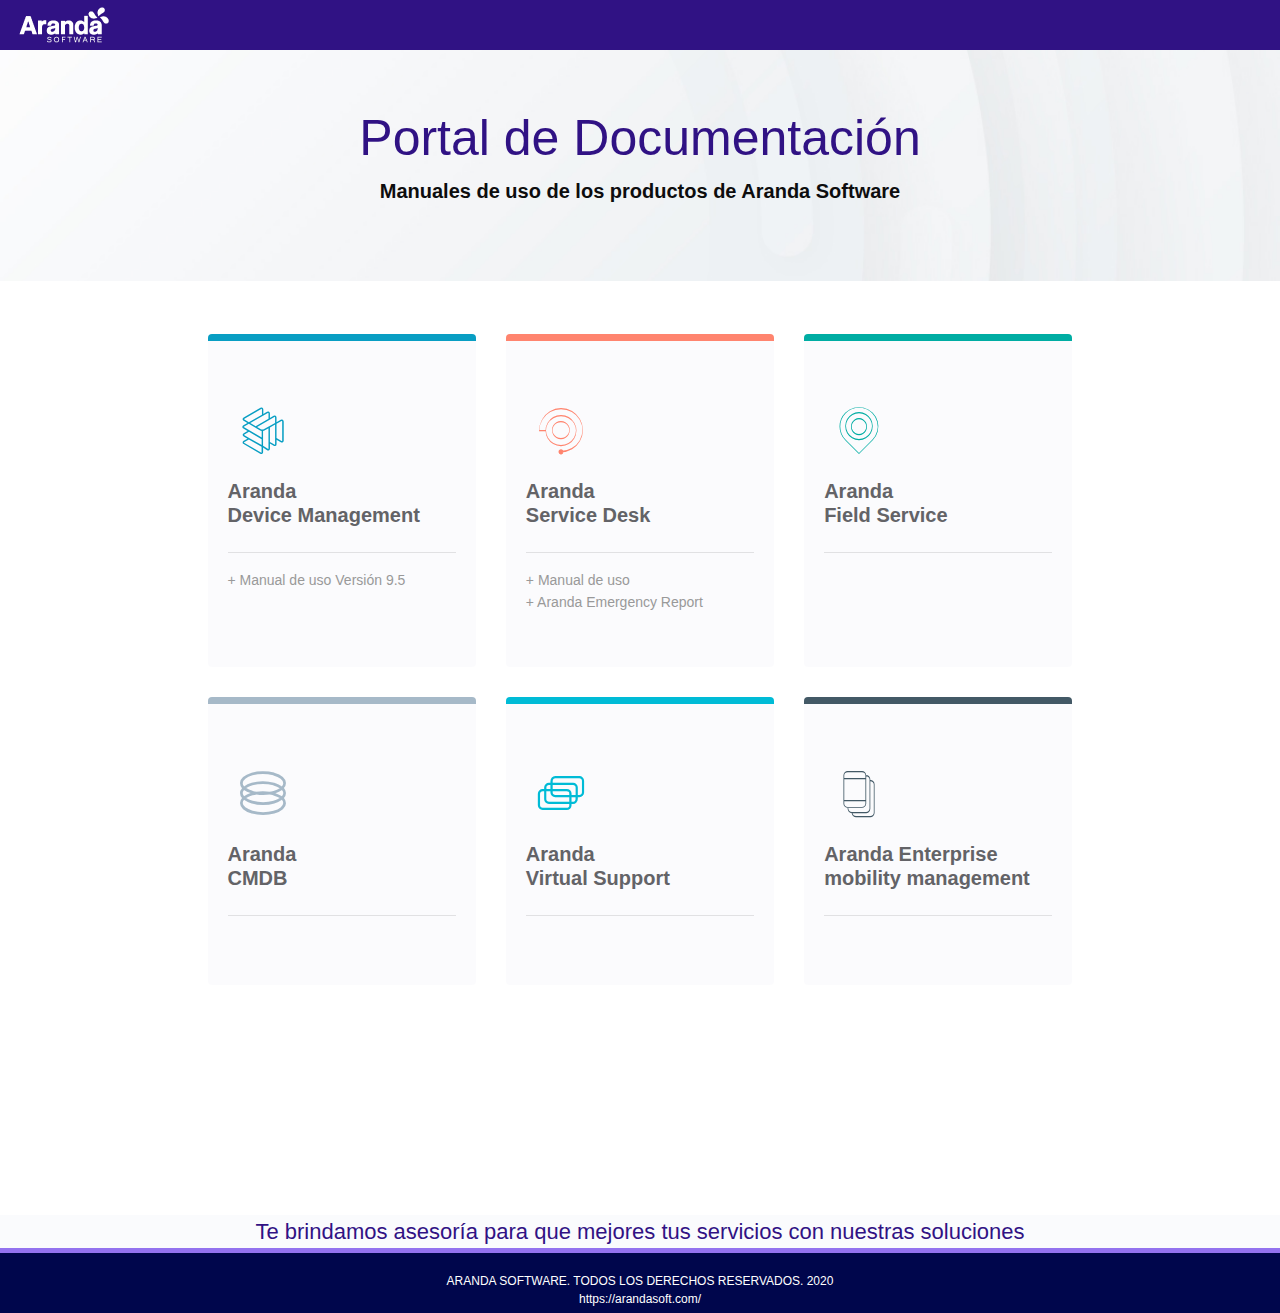
<file: index.html>
<!DOCTYPE html>
<html lang="en">
<head>
    <title>Documentación Aranda.</title>
    <!-- Meta -->
    <meta charset="utf-8">
    <meta http-equiv="X-UA-Compatible" content="IE=edge">
    <meta name="viewport" content="width=device-width, initial-scale=1.0">
    <meta name="description" content="">
    <meta name="author" content="">
    <link rel="shortcut icon" href="favicon.ico">

    <!-- FontAwesome JS -->

    <link rel="stylesheet" href="assets/plugins/bootstrap/css/bootstrap.min.css">

    <!-- Plugins CSS -->
    <link rel="stylesheet" href="assets/plugins/elegant_font/css/style.css">
    <link rel="stylesheet" href="assets/plugins/fontello/css/fontello.css">

    <!-- Theme CSS -->
    <link id="theme-style" rel="stylesheet" href="assets/css/styles.css">

</head>

<body class="landing-page">

	<!-- GITHUB BUTTON JS -->
    <script async defer src="https://buttons.github.io/buttons.js"></script>

    <!--FACEBOOK LIKE BUTTON JAVASCRIPT SDK-->
    <div id="fb-root"></div>
    <script>(function(d, s, id) {
      var js, fjs = d.getElementsByTagName(s)[0];
      if (d.getElementById(id)) return;
      js = d.createElement(s); js.id = id;
      js.src = "//connect.facebook.net/en_US/sdk.js#xfbml=1&version=v2.5";
      fjs.parentNode.insertBefore(js, fjs);
    }(document, 'script', 'facebook-jssdk'));</script>

    <div class="page-wrapper">

        <!-- ******Header****** -->
          <div class="image"><img src="https://nats85.github.io/docs/assets/images/logo_aranda.png"></div>

        <header class="header text-center">
            <div class="container">
                <div class="branding">
                 <h1 class="logo">
                        <span class="text-highlight">Portal de Documentación</span>
                    </h1>

                </div><!--//branding-->
                <div class="tagline">
                    <p>Manuales de uso de los productos de Aranda Software</p>
                </div><!--//tagline-->

	          <div class="main-search-box pt-3 pb-4 d-inline-block">
	                 <form class="form-inline search-form justify-content-center" action="" method="get">

			            <input type="text" placeholder="Enter search terms..." name="search" class="form-control search-input">

			            <button type="submit" class="btn search-btn" value="Search"><i class="fas fa-search"></i></button>

			      </form>
	            </div>

            </div><!--//container-->
        </header><!--//header-->

        <section class="cards-section text-center">
            <div class="container">

                <h2 class="title"></h2>
                <div class="intro">
                    <p></p>
                </div><!--//intro-->

                <div id="cards-wrapper" class="cards-wrapper row">

                    <div class="item item-green col-lg-4 col-6">
                        <div class="item-inner">
                            <div class="icon-holder">
                                <span aria-hidden="true" class="icon icon-adm"></span>
                            </div><!--//icon-holder-->
                            <h3 class="title">Aranda<br>Device Management</h3>
                            <p class="intro"></p>
                            <hr>
                            <a class="link" href="https://nats85.github.io/adm/"><span>+ Manual de uso Versión 9.5</span></a>
                        </div><!--//item-inner-->
                    </div><!--//item-->

                    <div class="item item-pink item-2 col-lg-4 col-6">
                        <div class="item-inner">
                            <div class="icon-holder">
                                <span aria-hidden="true" class="icon icon-asdk"></span>
                            </div><!--//icon-holder-->
                            <h3 class="title">Aranda<br>Service Desk</h3>
                            <p class="intro"></p>
                            <hr>
                            <a class="link" href="https://nats85.github.io/ASDK/"><span>+ Manual de uso</span></a>
                            <br>
                            <a class="link" href="https://nats85.github.io/ArandaEmergencyReport/"><span>+ Aranda Emergency Report</span></a>
                        </div><!--//item-inner-->
                    </div><!--//item-->

                    <div class="item item-blue col-lg-4 col-6">
                        <div class="item-inner">
                            <div class="icon-holder">
                                <span aria-hidden="true" class="icon icon-afls"></span>
                            </div><!--//icon-holder-->
                            <h3 class="title">Aranda<br>Field Service</h3>
                            <p class="intro"></p>
                            <hr>
                            <a class="link" href="#"><span></span></a>
                        </div><!--//item-inner-->
                    </div><!--//item-->

                      <div class="item item-red col-lg-4 col-6">
                        <div class="item-inner">
                            <div class="icon-holder">
                                <span aria-hidden="true" class="icon icon-cmdb"></span>
                            </div><!--//icon-holder-->
                            <h3 class="title">Aranda<br>CMDB</h3>
                            <p class="intro"></p>
                            <hr>
                            <a class="link" href="#"><span></span></a>
                        </div><!--//item-inner-->
                    </div><!--//item-->

                    <div class="item item-orange col-lg-4 col-6">
                        <div class="item-inner">
                            <div class="icon-holder">
                                <span aria-hidden="true" class="icon icon-avs"></span>
                            </div><!--//icon-holder-->
                            <h3 class="title">Aranda<br>Virtual Support</h3>
                            <p class="intro"></p>
                            <hr>
                            <a class="link" href="#"><span></span></a>
                        </div><!--//item-inner-->
                    </div><!--//item-->

                    <div class="item item-purple col-lg-4 col-6">
                        <div class="item-inner">
                            <div class="icon-holder">
                                <span aria-hidden="true" class="icon icon-aemm"></span>
                            </div><!--//icon-holder-->
                            <h3 class="title">Aranda Enterprise<br>mobility management</h3>
                            <p class="intro"></p>
                            <hr>
                            <a class="link" href="#"><span></span></a>
                        </div><!--//item-inner-->
                    </div><!--//item-->


                </div><!--//cards-->

            </div><!--//container-->
        </section><!--//cards-section-->
    </div><!--//page-wrapper-->

    <info class="info text-center">
        <div class="container">
            Te brindamos asesoría para que mejores tus servicios con nuestras soluciones
        </div>
    </info>

    <footer class="footer text-center">
        <div class="container">
            ARANDA SOFTWARE. TODOS LOS DERECHOS RESERVADOS. 2020<br>
            <a class="link" href="https://arandasoft.com/"><span>https://arandasoft.com/</span></a>

        </div><!--//container-->
    </footer><!--//footer-->


    <!-- Main Javascript -->
    <script type="text/javascript" src="assets/plugins/jquery-3.3.1.min.js"></script>
    <script type="text/javascript" src="assets/plugins/bootstrap/js/bootstrap.min.js"></script>
    <script type="text/javascript" src="assets/plugins/stickyfill/dist/stickyfill.min.js"></script>
    <script type="text/javascript" src="assets/js/main.js"></script>

</body>
</html>
</file>
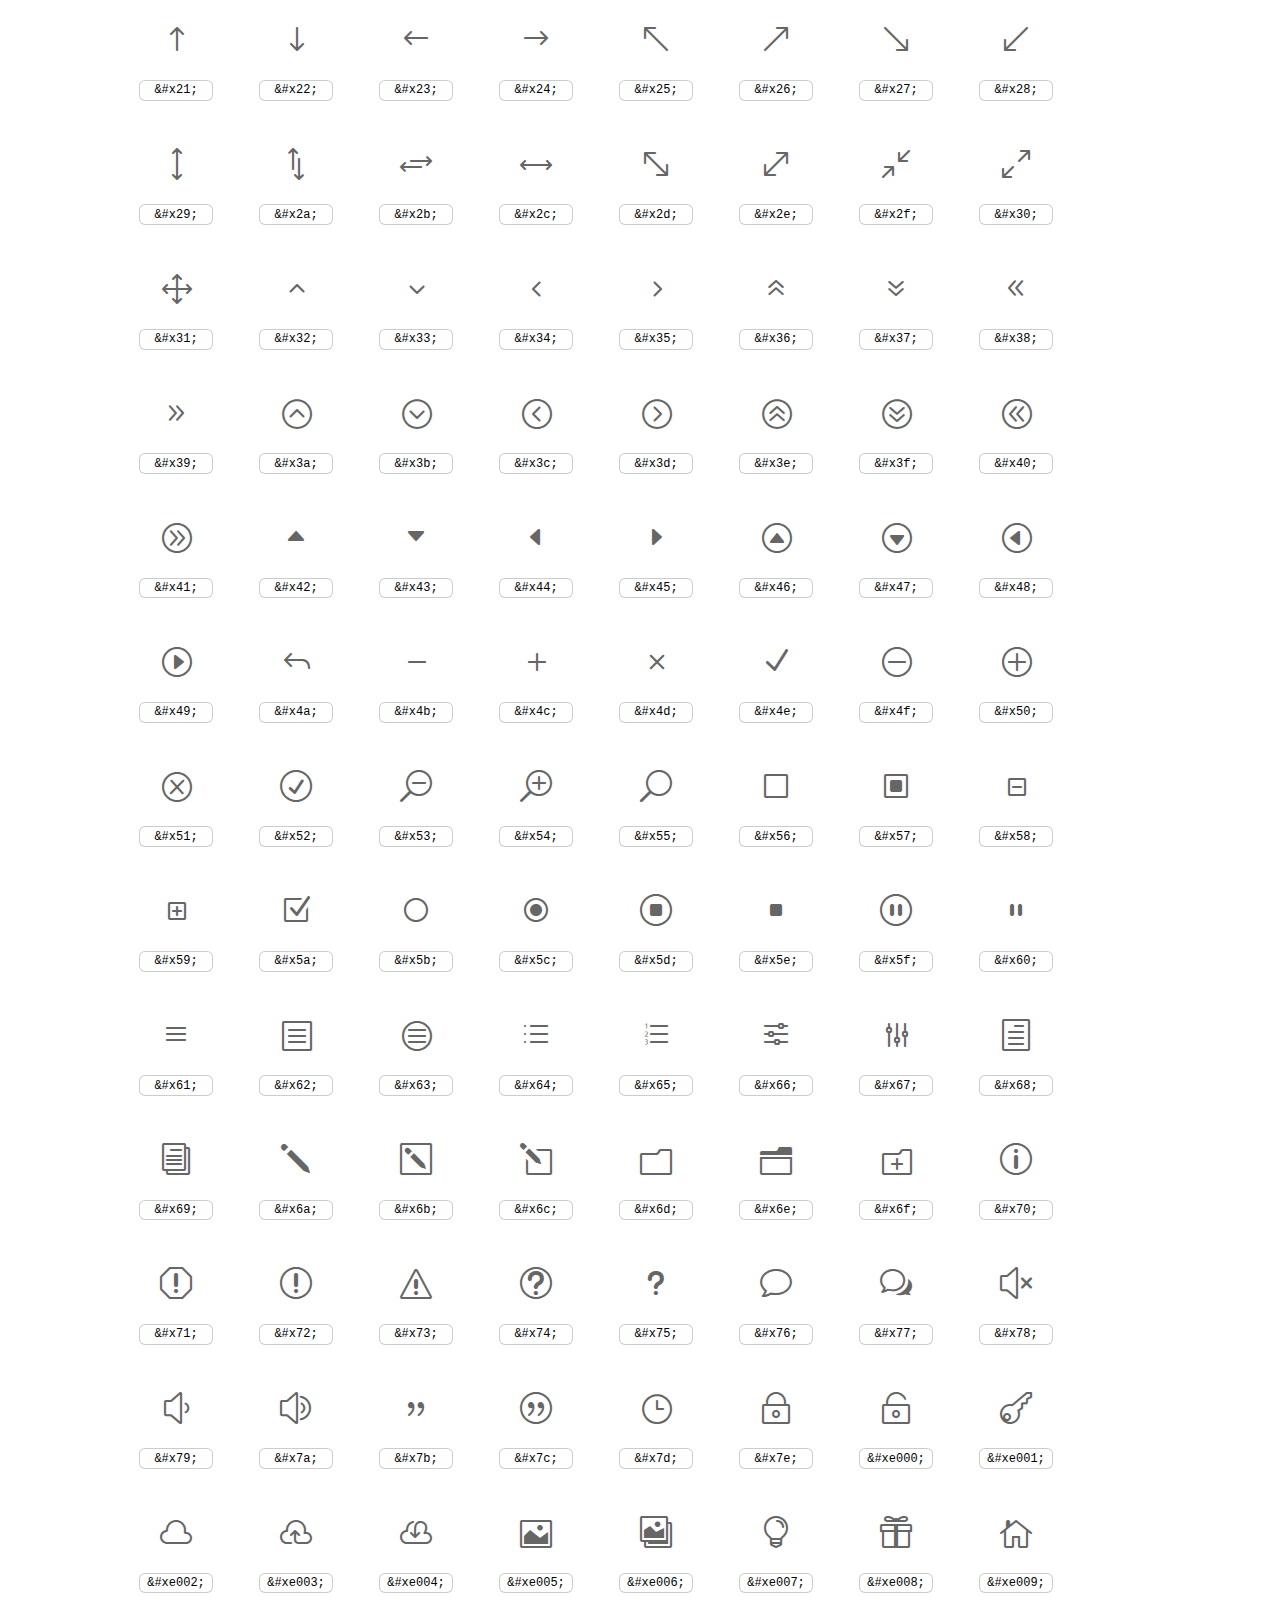
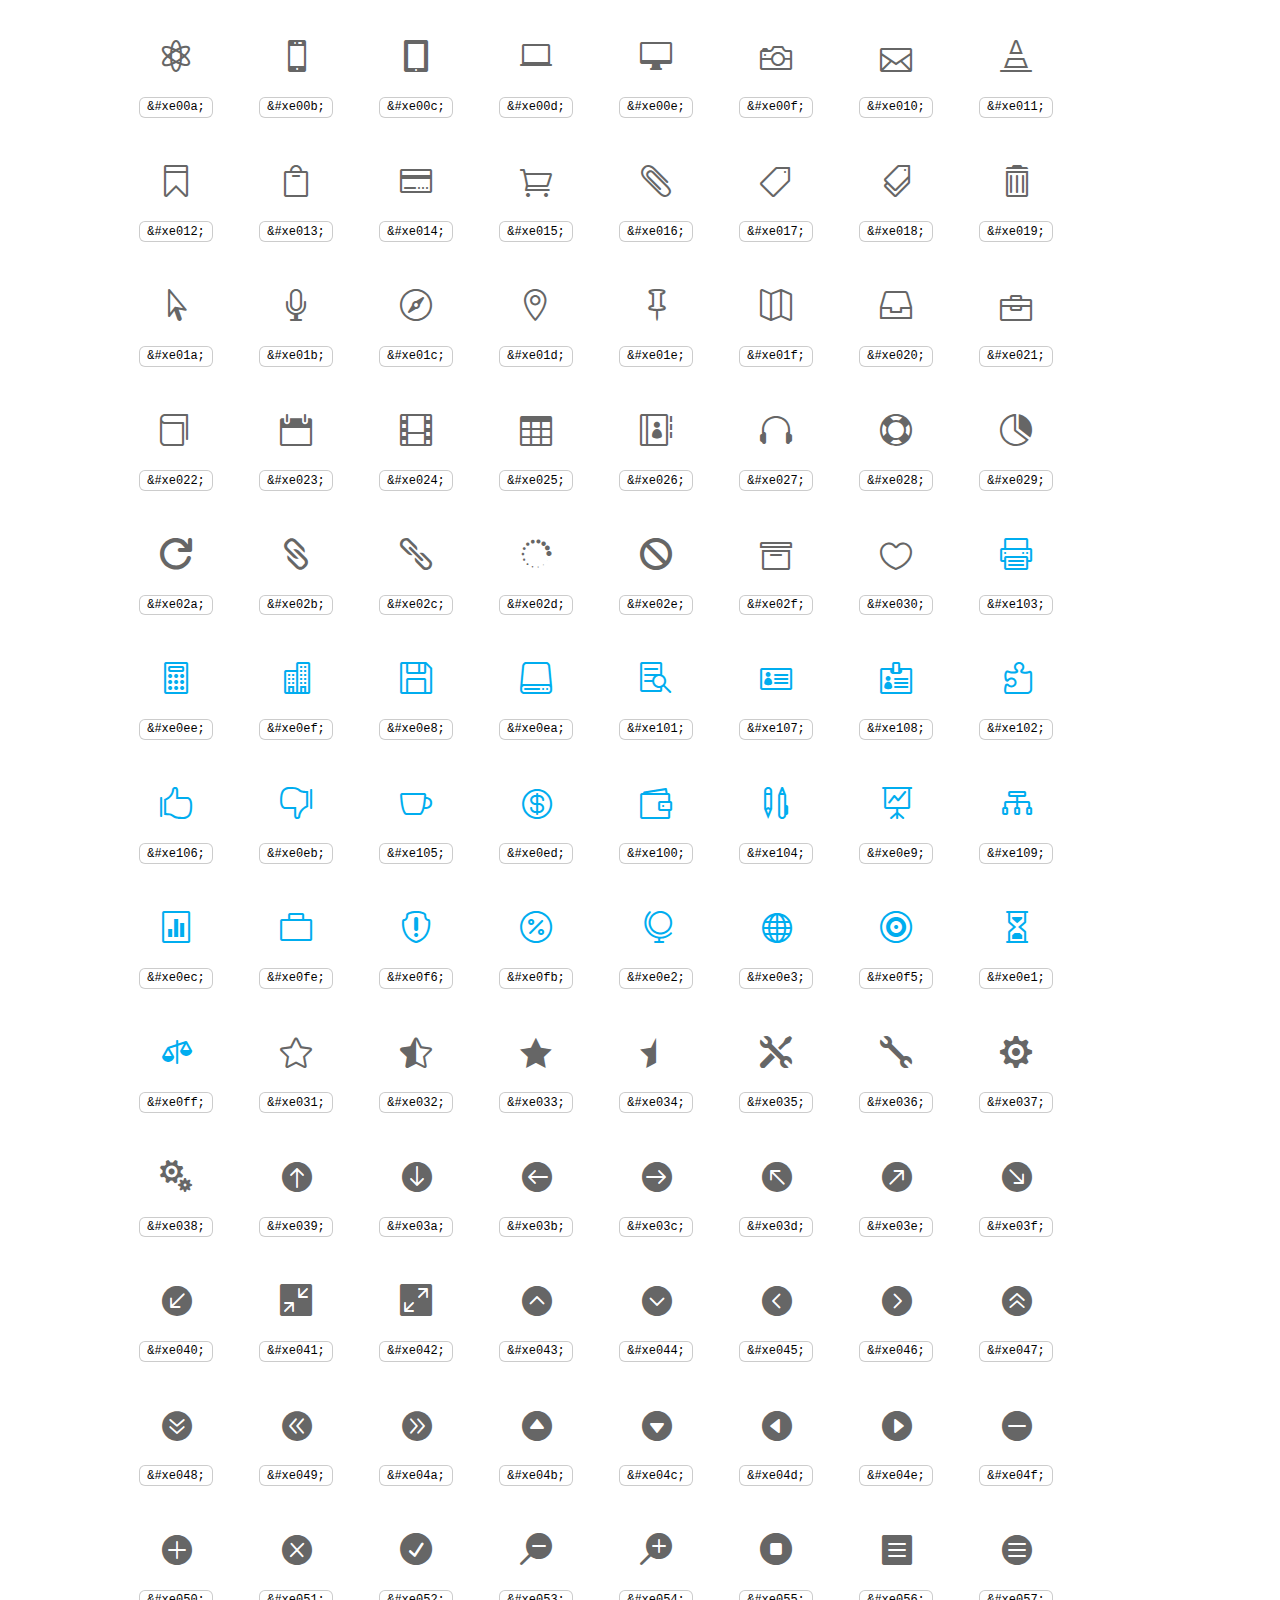
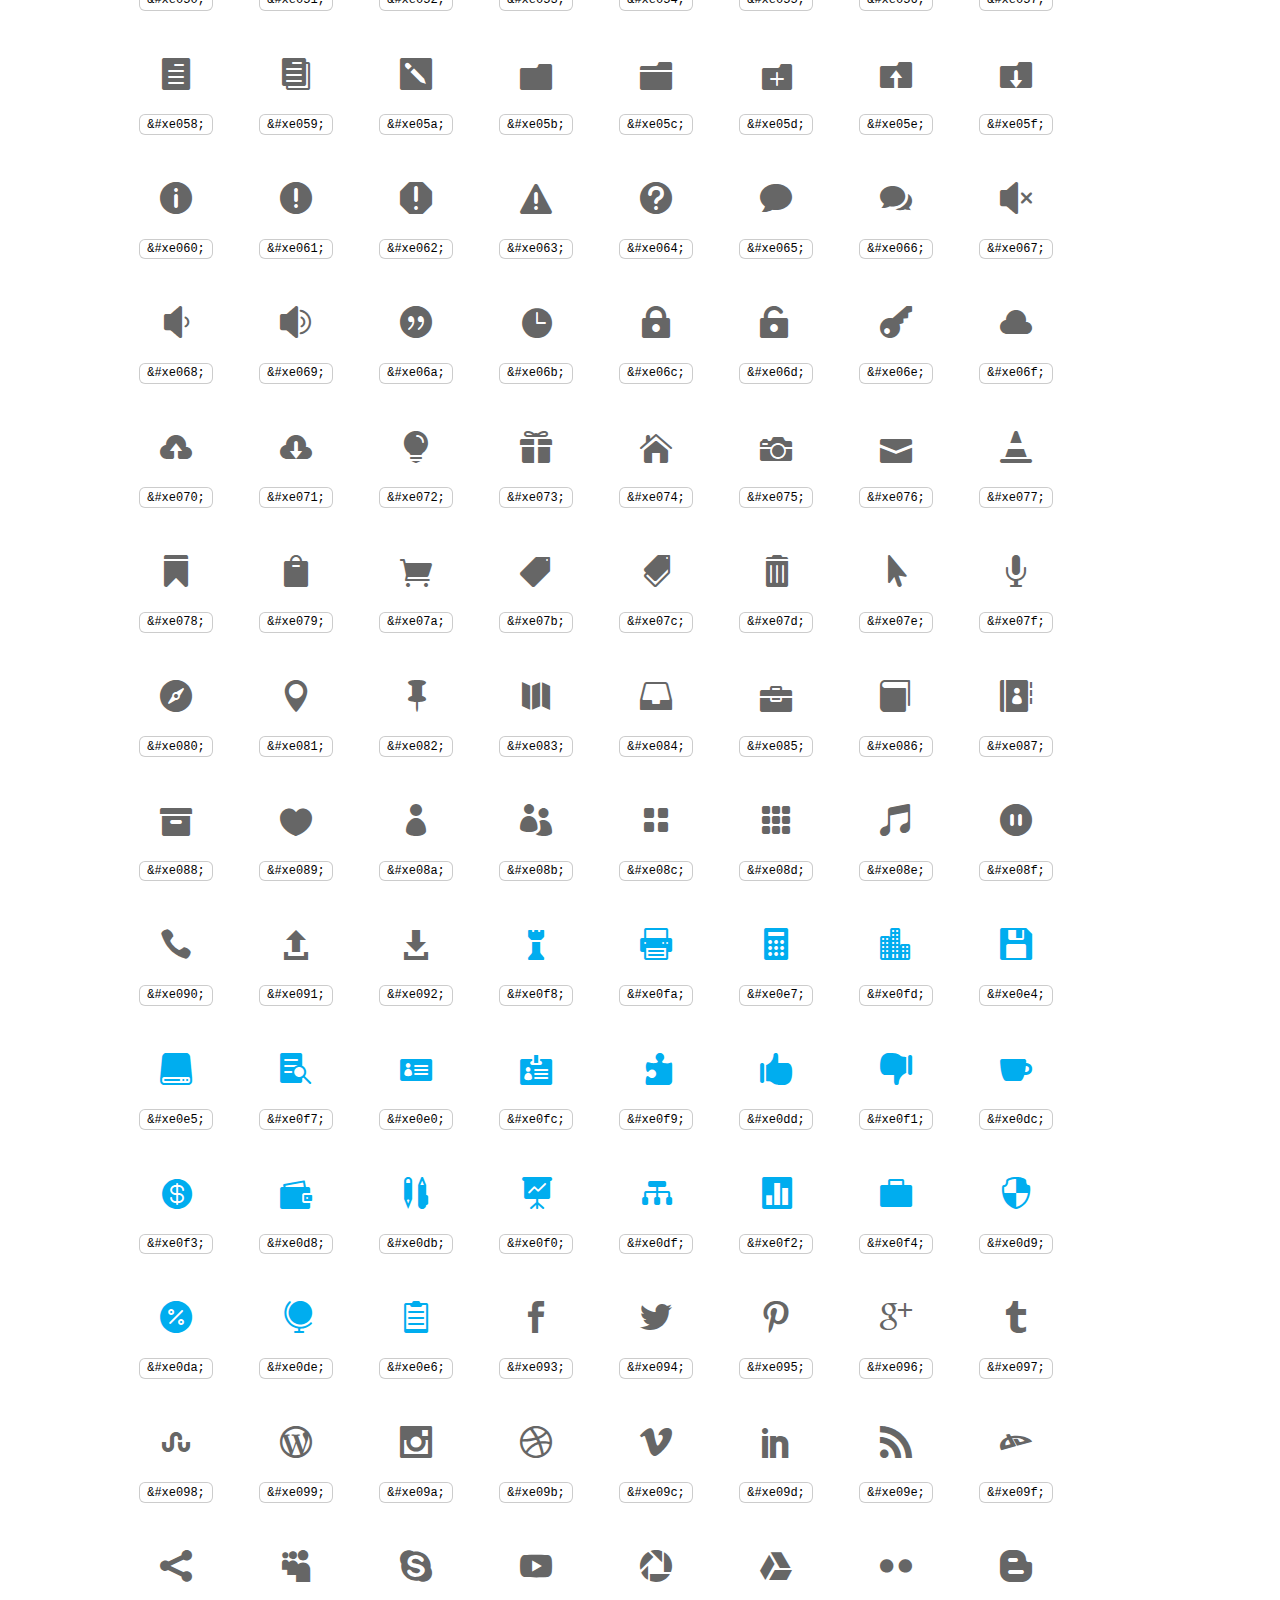
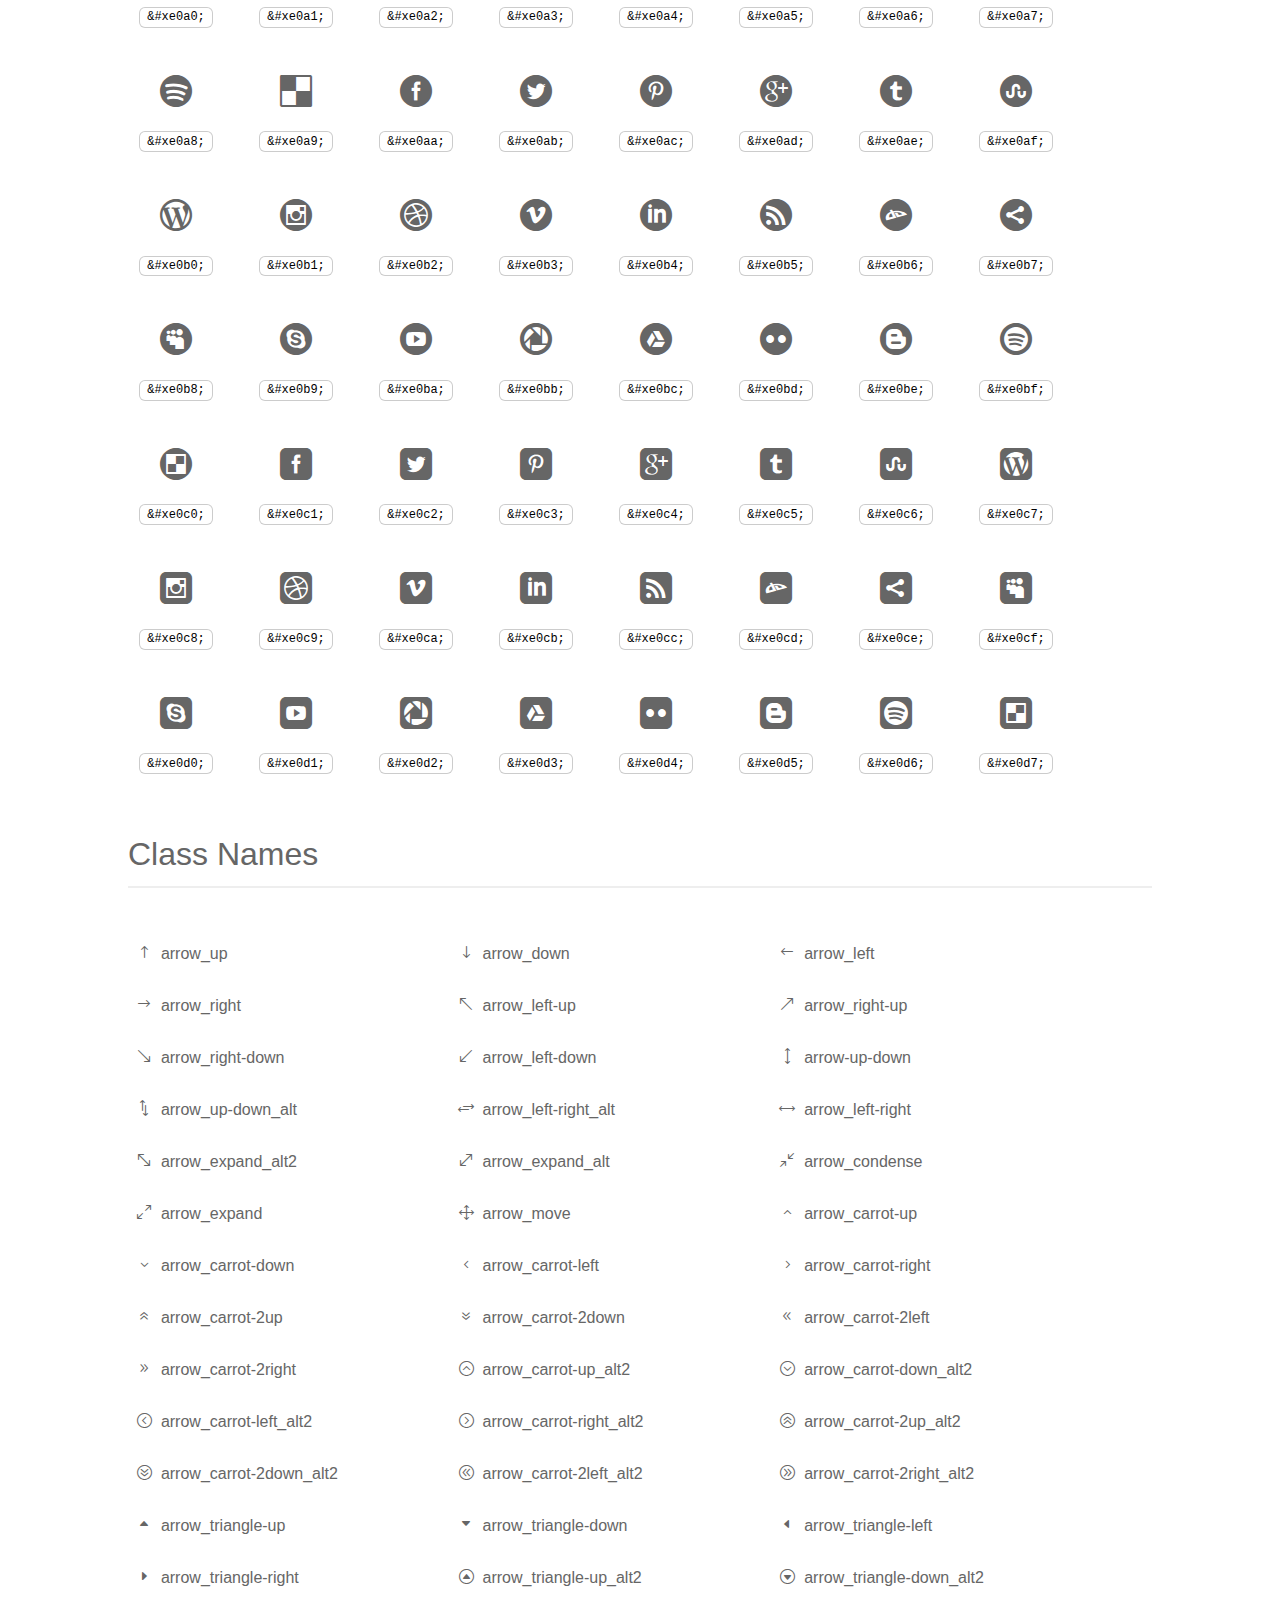
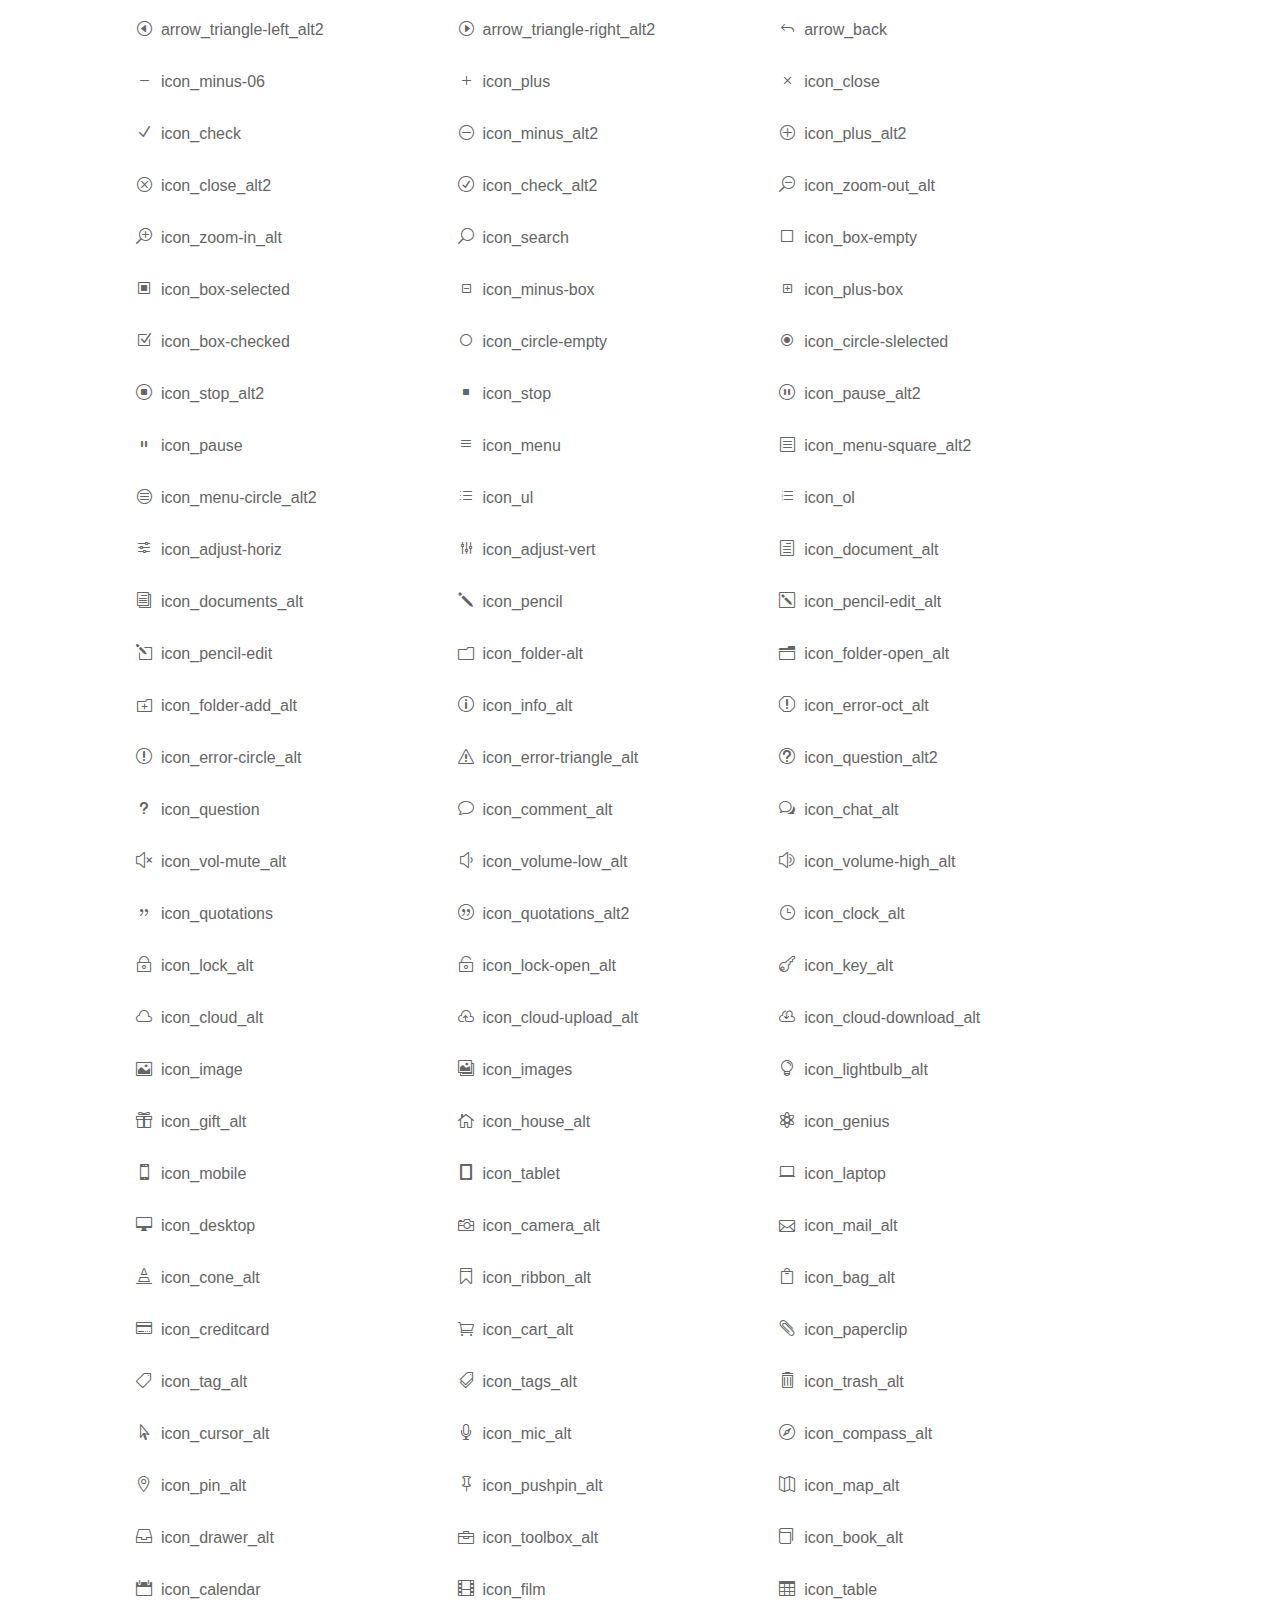
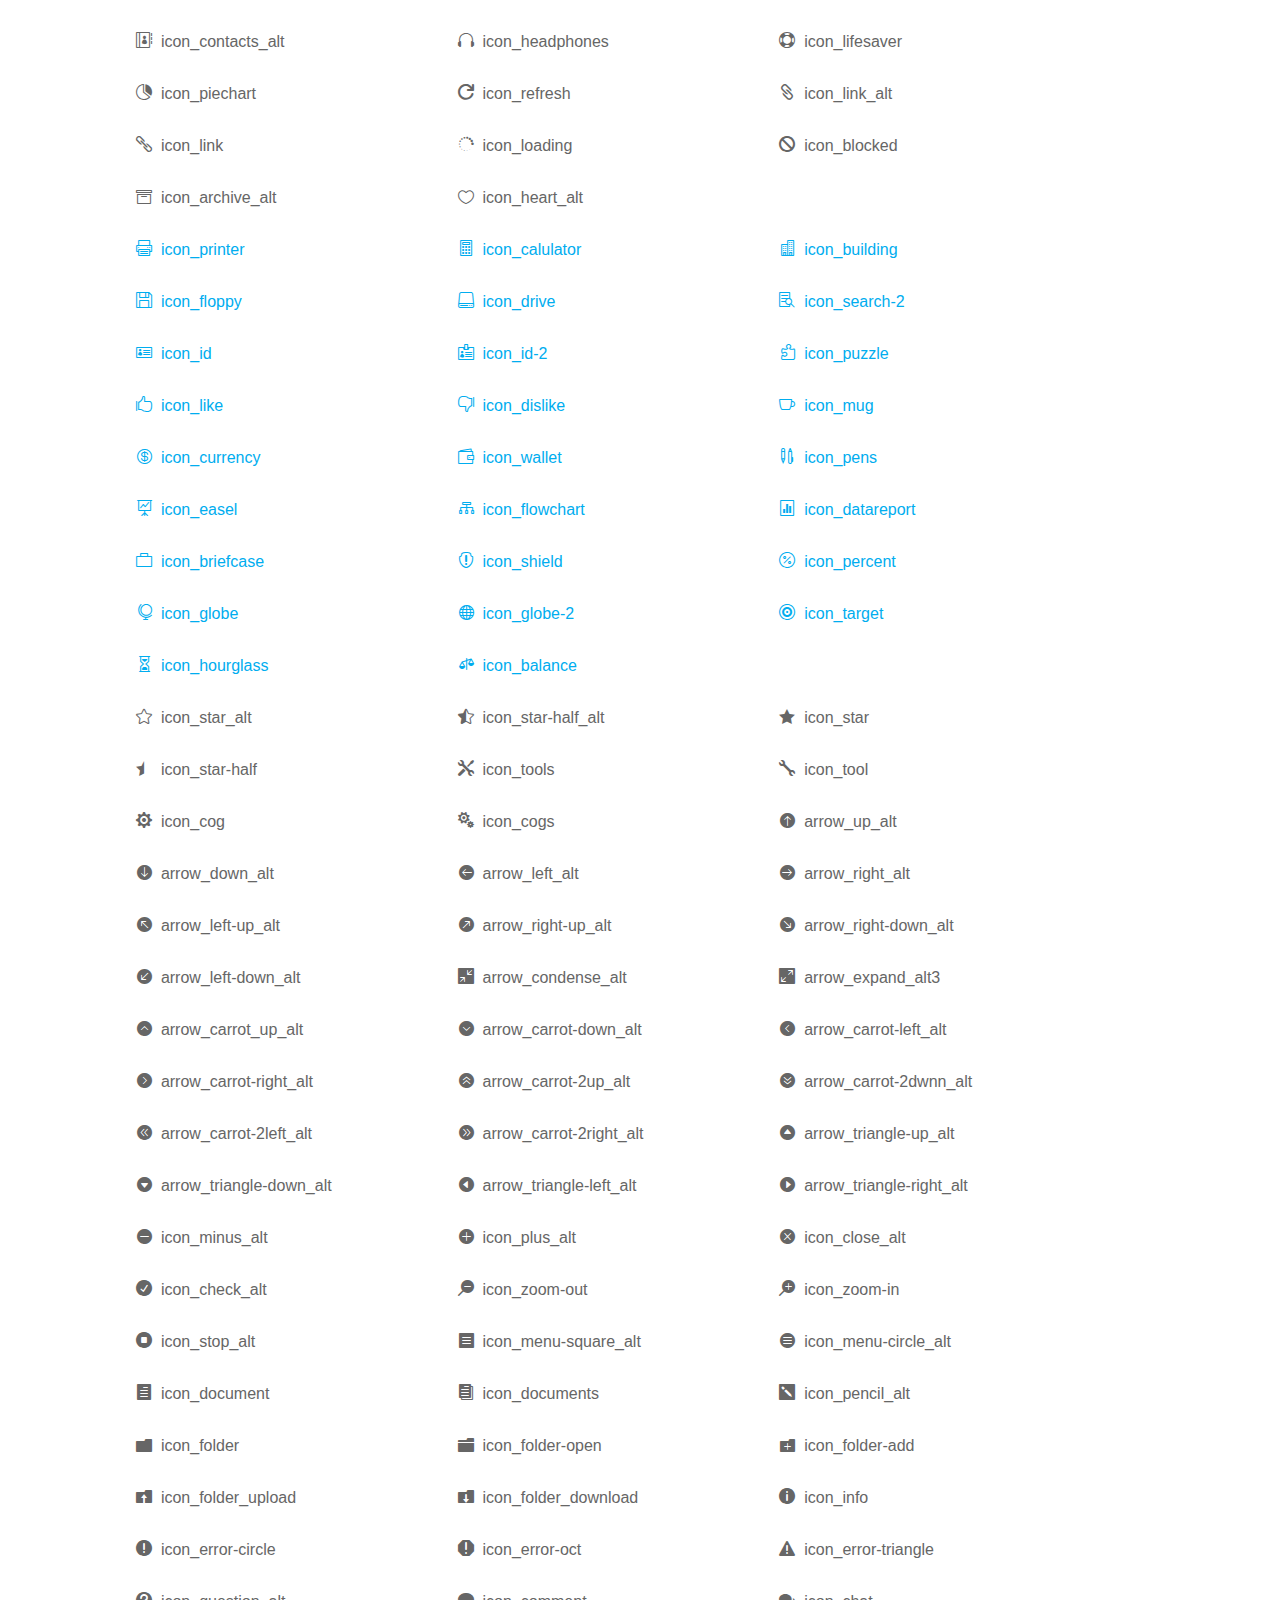
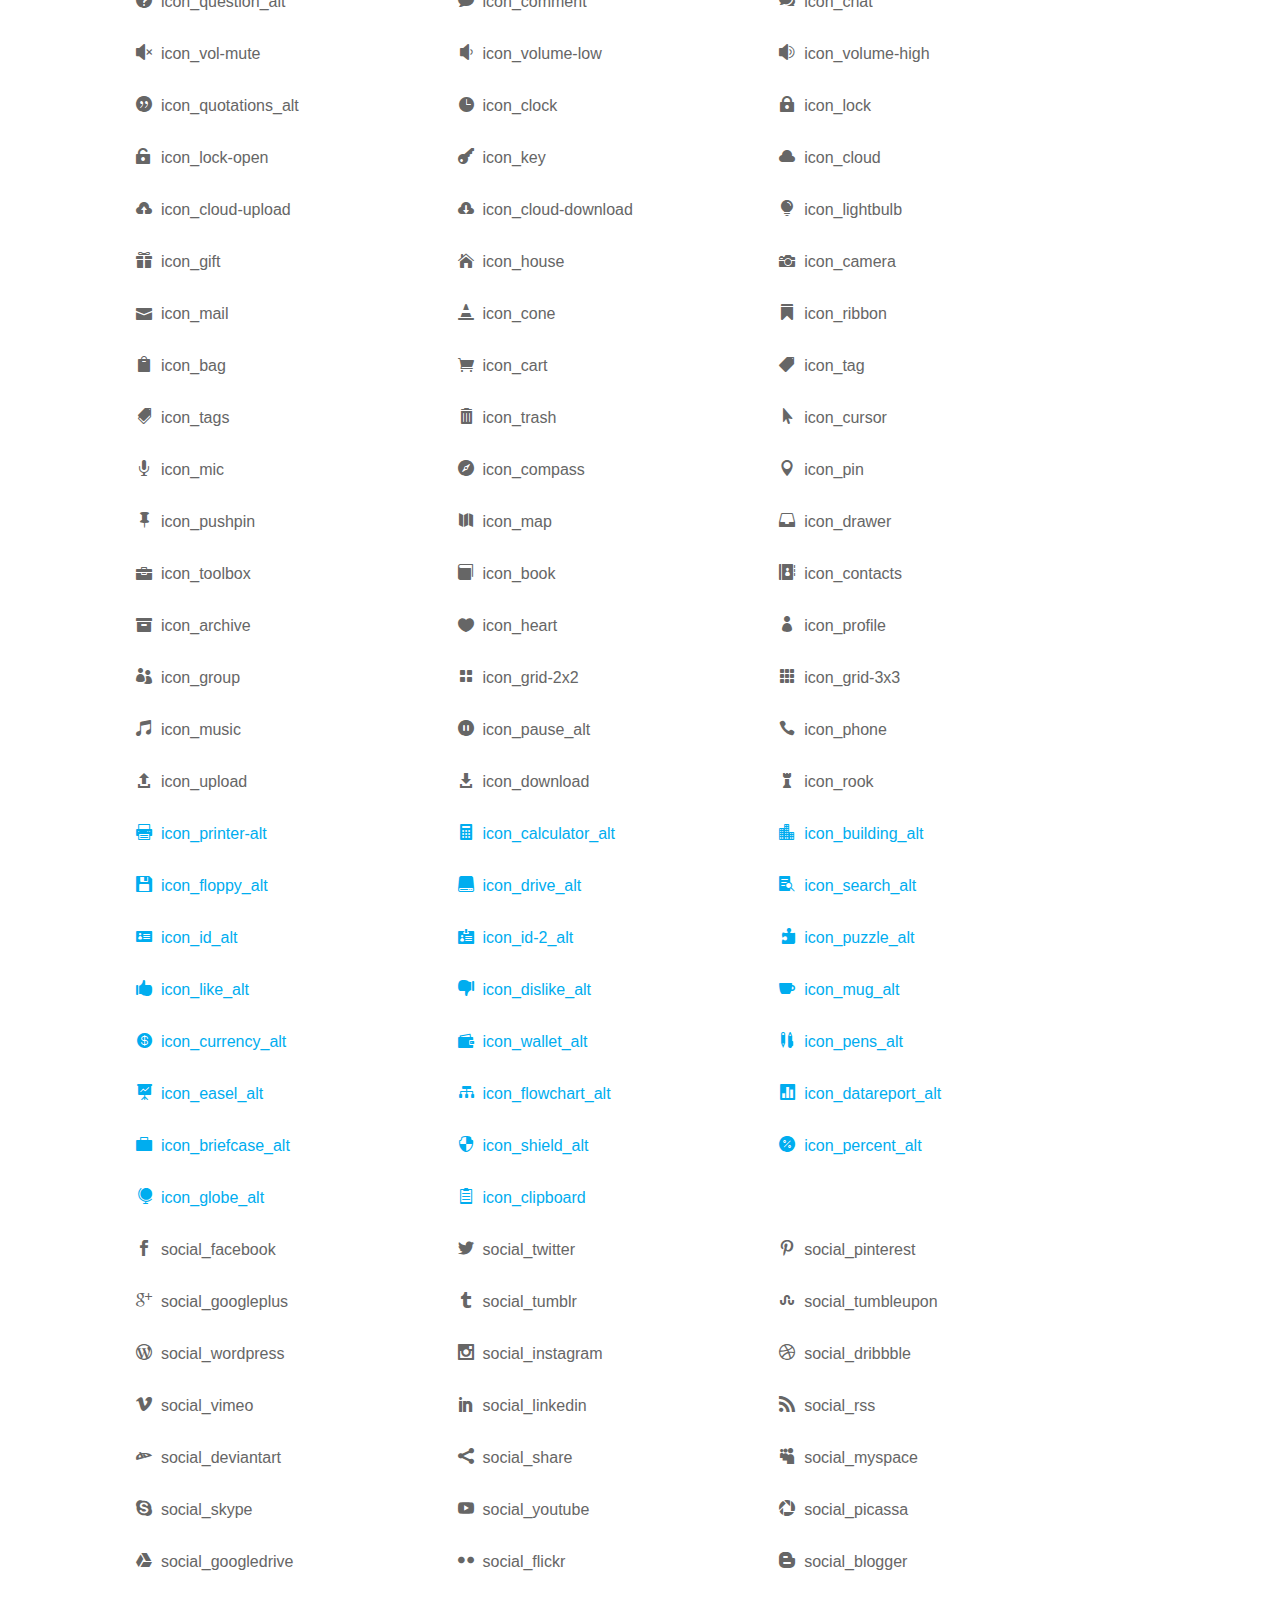
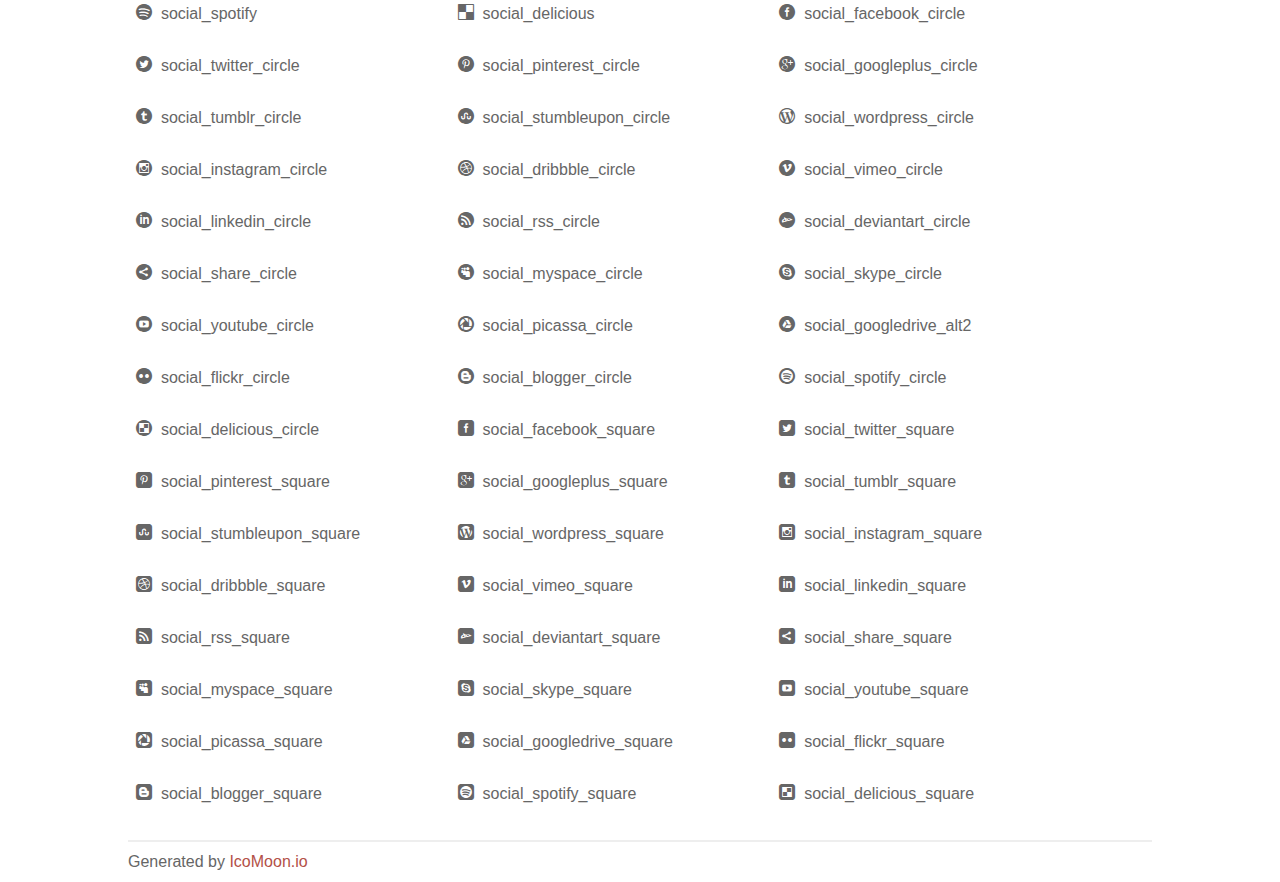
<file: assets/plugins/elegant_font/css/index.html>
<!doctype html>
<html>
<head>
<title>Your Font/Glyphs</title>
<link rel="stylesheet" href="style.css" />
<!--[if lte IE 7]><script src="lte-ie7.js"></script><![endif]-->
<style>
	section, header, footer {display: block;}
	body {
		font-family: sans-serif;
		color: #666;
		line-height: 1.5;
		font-size: 1em;
	}
	* {
		-moz-box-sizing: border-box;
		-webkit-box-sizing: border-box;
		box-sizing: border-box;
		margin: 0;
		padding: 0;
	}
	.glyph {
		float: left;
		text-align: center;
		padding: .75em;
		margin: .4em 1.5em .75em 0;
		width: 6em;
		text-shadow: none;
	}
	
	.glyph input {
		font-family: consolas, monospace;
		font-size: 12px;
		width: 100%;
		text-align: center;
		border: 0;
		box-shadow: 0 0 0 1px #ccc;
		padding: .2em;
                -moz-border-radius: 5px;
                -webkit-border-radius: 5px;
	}
	
	

	.new {
		color:#00adef !important;
	}

	
	.w-main {
		width: 80%;
	}
	.centered {
		margin-left: auto;
		margin-right: auto;
	}
	.fs1 {
		font-size: 2em;
	}
	header {
		margin: 2em 0;
		padding-bottom: .5em;
		color: #666;
		box-shadow: 0 2px #eee;
	}
	header h1 {
		font-size: 2em;
		font-weight: normal;
	}
	.clearfix:before, .clearfix:after { content: ""; display: table; }
	.clearfix:after, .clear { clear: both; }
	footer {
		margin-top: 2em;
		padding: .5em 0;
		box-shadow: 0 -2px #eee;
	}
	a, a:visited {
		color: #B35047;
		text-decoration: none;
	}
	a:hover, a:focus {color: #000;}
	
	.box1 {
		font-size: 16px;
		display: inline-block;
		width: 30%;
		padding: .25em .5em;
		margin: 20px 10px 0 0;
	}
</style>
</head>
<body>
	<div class="w-main centered">
	<section class="mtm clearfix" id="glyphs">
	<div class="glyph">
		<div class="fs1" aria-hidden="true" data-icon="&#x21;"></div>
		<input type="text" readonly value="&amp;#x21;" />
	</div>
	<div class="glyph">
		<div class="fs1" aria-hidden="true" data-icon="&#x22;"></div>
		<input type="text" readonly value="&amp;#x22;" />
	</div>
	<div class="glyph">
		<div class="fs1" aria-hidden="true" data-icon="&#x23;"></div>
		<input type="text" readonly value="&amp;#x23;" />
	</div>
	<div class="glyph">
		<div class="fs1" aria-hidden="true" data-icon="&#x24;"></div>
		<input type="text" readonly value="&amp;#x24;" />
	</div>
	<div class="glyph">
		<div class="fs1" aria-hidden="true" data-icon="&#x25;"></div>
		<input type="text" readonly value="&amp;#x25;" />
	</div>
	<div class="glyph">
		<div class="fs1" aria-hidden="true" data-icon="&#x26;"></div>
		<input type="text" readonly value="&amp;#x26;" />
	</div>
	<div class="glyph">
		<div class="fs1" aria-hidden="true" data-icon="&#x27;"></div>
		<input type="text" readonly value="&amp;#x27;" />
	</div>
	<div class="glyph">
		<div class="fs1" aria-hidden="true" data-icon="&#x28;"></div>
		<input type="text" readonly value="&amp;#x28;" />
	</div>
	<div class="glyph">
		<div class="fs1" aria-hidden="true" data-icon="&#x29;"></div>
		<input type="text" readonly value="&amp;#x29;" />
	</div>
	<div class="glyph">
		<div class="fs1" aria-hidden="true" data-icon="&#x2a;"></div>
		<input type="text" readonly value="&amp;#x2a;" />
	</div>
	<div class="glyph">
		<div class="fs1" aria-hidden="true" data-icon="&#x2b;"></div>
		<input type="text" readonly value="&amp;#x2b;" />
	</div>
	<div class="glyph">
		<div class="fs1" aria-hidden="true" data-icon="&#x2c;"></div>
		<input type="text" readonly value="&amp;#x2c;" />
	</div>
	<div class="glyph">
		<div class="fs1" aria-hidden="true" data-icon="&#x2d;"></div>
		<input type="text" readonly value="&amp;#x2d;" />
	</div>
	<div class="glyph">
		<div class="fs1" aria-hidden="true" data-icon="&#x2e;"></div>
		<input type="text" readonly value="&amp;#x2e;" />
	</div>
	<div class="glyph">
		<div class="fs1" aria-hidden="true" data-icon="&#x2f;"></div>
		<input type="text" readonly value="&amp;#x2f;" />
	</div>
	<div class="glyph">
		<div class="fs1" aria-hidden="true" data-icon="&#x30;"></div>
		<input type="text" readonly value="&amp;#x30;" />
	</div>
	<div class="glyph">
		<div class="fs1" aria-hidden="true" data-icon="&#x31;"></div>
		<input type="text" readonly value="&amp;#x31;" />
	</div>
	<div class="glyph">
		<div class="fs1" aria-hidden="true" data-icon="&#x32;"></div>
		<input type="text" readonly value="&amp;#x32;" />
	</div>
	<div class="glyph">
		<div class="fs1" aria-hidden="true" data-icon="&#x33;"></div>
		<input type="text" readonly value="&amp;#x33;" />
	</div>
	<div class="glyph">
		<div class="fs1" aria-hidden="true" data-icon="&#x34;"></div>
		<input type="text" readonly value="&amp;#x34;" />
	</div>
	<div class="glyph">
		<div class="fs1" aria-hidden="true" data-icon="&#x35;"></div>
		<input type="text" readonly value="&amp;#x35;" />
	</div>
	<div class="glyph">
		<div class="fs1" aria-hidden="true" data-icon="&#x36;"></div>
		<input type="text" readonly value="&amp;#x36;" />
	</div>
	<div class="glyph">
		<div class="fs1" aria-hidden="true" data-icon="&#x37;"></div>
		<input type="text" readonly value="&amp;#x37;" />
	</div>
	<div class="glyph">
		<div class="fs1" aria-hidden="true" data-icon="&#x38;"></div>
		<input type="text" readonly value="&amp;#x38;" />
	</div>
	<div class="glyph">
		<div class="fs1" aria-hidden="true" data-icon="&#x39;"></div>
		<input type="text" readonly value="&amp;#x39;" />
	</div>
	<div class="glyph">
		<div class="fs1" aria-hidden="true" data-icon="&#x3a;"></div>
		<input type="text" readonly value="&amp;#x3a;" />
	</div>
	<div class="glyph">
		<div class="fs1" aria-hidden="true" data-icon="&#x3b;"></div>
		<input type="text" readonly value="&amp;#x3b;" />
	</div>
	<div class="glyph">
		<div class="fs1" aria-hidden="true" data-icon="&#x3c;"></div>
		<input type="text" readonly value="&amp;#x3c;" />
	</div>
	<div class="glyph">
		<div class="fs1" aria-hidden="true" data-icon="&#x3d;"></div>
		<input type="text" readonly value="&amp;#x3d;" />
	</div>
	<div class="glyph">
		<div class="fs1" aria-hidden="true" data-icon="&#x3e;"></div>
		<input type="text" readonly value="&amp;#x3e;" />
	</div>
	<div class="glyph">
		<div class="fs1" aria-hidden="true" data-icon="&#x3f;"></div>
		<input type="text" readonly value="&amp;#x3f;" />
	</div>
	<div class="glyph">
		<div class="fs1" aria-hidden="true" data-icon="&#x40;"></div>
		<input type="text" readonly value="&amp;#x40;" />
	</div>
	<div class="glyph">
		<div class="fs1" aria-hidden="true" data-icon="&#x41;"></div>
		<input type="text" readonly value="&amp;#x41;" />
	</div>
	<div class="glyph">
		<div class="fs1" aria-hidden="true" data-icon="&#x42;"></div>
		<input type="text" readonly value="&amp;#x42;" />
	</div>
	<div class="glyph">
		<div class="fs1" aria-hidden="true" data-icon="&#x43;"></div>
		<input type="text" readonly value="&amp;#x43;" />
	</div>
	<div class="glyph">
		<div class="fs1" aria-hidden="true" data-icon="&#x44;"></div>
		<input type="text" readonly value="&amp;#x44;" />
	</div>
	<div class="glyph">
		<div class="fs1" aria-hidden="true" data-icon="&#x45;"></div>
		<input type="text" readonly value="&amp;#x45;" />
	</div>
	<div class="glyph">
		<div class="fs1" aria-hidden="true" data-icon="&#x46;"></div>
		<input type="text" readonly value="&amp;#x46;" />
	</div>
	<div class="glyph">
		<div class="fs1" aria-hidden="true" data-icon="&#x47;"></div>
		<input type="text" readonly value="&amp;#x47;" />
	</div>
	<div class="glyph">
		<div class="fs1" aria-hidden="true" data-icon="&#x48;"></div>
		<input type="text" readonly value="&amp;#x48;" />
	</div>
	<div class="glyph">
		<div class="fs1" aria-hidden="true" data-icon="&#x49;"></div>
		<input type="text" readonly value="&amp;#x49;" />
	</div>
	<div class="glyph">
		<div class="fs1" aria-hidden="true" data-icon="&#x4a;"></div>
		<input type="text" readonly value="&amp;#x4a;" />
	</div>
	<div class="glyph">
		<div class="fs1" aria-hidden="true" data-icon="&#x4b;"></div>
		<input type="text" readonly value="&amp;#x4b;" />
	</div>
	<div class="glyph">
		<div class="fs1" aria-hidden="true" data-icon="&#x4c;"></div>
		<input type="text" readonly value="&amp;#x4c;" />
	</div>
	<div class="glyph">
		<div class="fs1" aria-hidden="true" data-icon="&#x4d;"></div>
		<input type="text" readonly value="&amp;#x4d;" />
	</div>
	<div class="glyph">
		<div class="fs1" aria-hidden="true" data-icon="&#x4e;"></div>
		<input type="text" readonly value="&amp;#x4e;" />
	</div>
	<div class="glyph">
		<div class="fs1" aria-hidden="true" data-icon="&#x4f;"></div>
		<input type="text" readonly value="&amp;#x4f;" />
	</div>
	<div class="glyph">
		<div class="fs1" aria-hidden="true" data-icon="&#x50;"></div>
		<input type="text" readonly value="&amp;#x50;" />
	</div>
	<div class="glyph">
		<div class="fs1" aria-hidden="true" data-icon="&#x51;"></div>
		<input type="text" readonly value="&amp;#x51;" />
	</div>
	<div class="glyph">
		<div class="fs1" aria-hidden="true" data-icon="&#x52;"></div>
		<input type="text" readonly value="&amp;#x52;" />
	</div>
	<div class="glyph">
		<div class="fs1" aria-hidden="true" data-icon="&#x53;"></div>
		<input type="text" readonly value="&amp;#x53;" />
	</div>
	<div class="glyph">
		<div class="fs1" aria-hidden="true" data-icon="&#x54;"></div>
		<input type="text" readonly value="&amp;#x54;" />
	</div>
	<div class="glyph">
		<div class="fs1" aria-hidden="true" data-icon="&#x55;"></div>
		<input type="text" readonly value="&amp;#x55;" />
	</div>
	<div class="glyph">
		<div class="fs1" aria-hidden="true" data-icon="&#x56;"></div>
		<input type="text" readonly value="&amp;#x56;" />
	</div>
	<div class="glyph">
		<div class="fs1" aria-hidden="true" data-icon="&#x57;"></div>
		<input type="text" readonly value="&amp;#x57;" />
	</div>
	<div class="glyph">
		<div class="fs1" aria-hidden="true" data-icon="&#x58;"></div>
		<input type="text" readonly value="&amp;#x58;" />
	</div>
	<div class="glyph">
		<div class="fs1" aria-hidden="true" data-icon="&#x59;"></div>
		<input type="text" readonly value="&amp;#x59;" />
	</div>
	<div class="glyph">
		<div class="fs1" aria-hidden="true" data-icon="&#x5a;"></div>
		<input type="text" readonly value="&amp;#x5a;" />
	</div>
	<div class="glyph">
		<div class="fs1" aria-hidden="true" data-icon="&#x5b;"></div>
		<input type="text" readonly value="&amp;#x5b;" />
	</div>
	<div class="glyph">
		<div class="fs1" aria-hidden="true" data-icon="&#x5c;"></div>
		<input type="text" readonly value="&amp;#x5c;" />
	</div>
	<div class="glyph">
		<div class="fs1" aria-hidden="true" data-icon="&#x5d;"></div>
		<input type="text" readonly value="&amp;#x5d;" />
	</div>
	<div class="glyph">
		<div class="fs1" aria-hidden="true" data-icon="&#x5e;"></div>
		<input type="text" readonly value="&amp;#x5e;" />
	</div>
	<div class="glyph">
		<div class="fs1" aria-hidden="true" data-icon="&#x5f;"></div>
		<input type="text" readonly value="&amp;#x5f;" />
	</div>
	<div class="glyph">
		<div class="fs1" aria-hidden="true" data-icon="&#x60;"></div>
		<input type="text" readonly value="&amp;#x60;" />
	</div>
	<div class="glyph">
		<div class="fs1" aria-hidden="true" data-icon="&#x61;"></div>
		<input type="text" readonly value="&amp;#x61;" />
	</div>
	<div class="glyph">
		<div class="fs1" aria-hidden="true" data-icon="&#x62;"></div>
		<input type="text" readonly value="&amp;#x62;" />
	</div>
	<div class="glyph">
		<div class="fs1" aria-hidden="true" data-icon="&#x63;"></div>
		<input type="text" readonly value="&amp;#x63;" />
	</div>
	<div class="glyph">
		<div class="fs1" aria-hidden="true" data-icon="&#x64;"></div>
		<input type="text" readonly value="&amp;#x64;" />
	</div>
	<div class="glyph">
		<div class="fs1" aria-hidden="true" data-icon="&#x65;"></div>
		<input type="text" readonly value="&amp;#x65;" />
	</div>
	<div class="glyph">
		<div class="fs1" aria-hidden="true" data-icon="&#x66;"></div>
		<input type="text" readonly value="&amp;#x66;" />
	</div>
	<div class="glyph">
		<div class="fs1" aria-hidden="true" data-icon="&#x67;"></div>
		<input type="text" readonly value="&amp;#x67;" />
	</div>
	<div class="glyph">
		<div class="fs1" aria-hidden="true" data-icon="&#x68;"></div>
		<input type="text" readonly value="&amp;#x68;" />
	</div>
	<div class="glyph">
		<div class="fs1" aria-hidden="true" data-icon="&#x69;"></div>
		<input type="text" readonly value="&amp;#x69;" />
	</div>
	<div class="glyph">
		<div class="fs1" aria-hidden="true" data-icon="&#x6a;"></div>
		<input type="text" readonly value="&amp;#x6a;" />
	</div>
	<div class="glyph">
		<div class="fs1" aria-hidden="true" data-icon="&#x6b;"></div>
		<input type="text" readonly value="&amp;#x6b;" />
	</div>
	<div class="glyph">
		<div class="fs1" aria-hidden="true" data-icon="&#x6c;"></div>
		<input type="text" readonly value="&amp;#x6c;" />
	</div>
	<div class="glyph">
		<div class="fs1" aria-hidden="true" data-icon="&#x6d;"></div>
		<input type="text" readonly value="&amp;#x6d;" />
	</div>
	<div class="glyph">
		<div class="fs1" aria-hidden="true" data-icon="&#x6e;"></div>
		<input type="text" readonly value="&amp;#x6e;" />
	</div>
	<div class="glyph">
		<div class="fs1" aria-hidden="true" data-icon="&#x6f;"></div>
		<input type="text" readonly value="&amp;#x6f;" />
	</div>
	<div class="glyph">
		<div class="fs1" aria-hidden="true" data-icon="&#x70;"></div>
		<input type="text" readonly value="&amp;#x70;" />
	</div>
	<div class="glyph">
		<div class="fs1" aria-hidden="true" data-icon="&#x71;"></div>
		<input type="text" readonly value="&amp;#x71;" />
	</div>
	<div class="glyph">
		<div class="fs1" aria-hidden="true" data-icon="&#x72;"></div>
		<input type="text" readonly value="&amp;#x72;" />
	</div>
	<div class="glyph">
		<div class="fs1" aria-hidden="true" data-icon="&#x73;"></div>
		<input type="text" readonly value="&amp;#x73;" />
	</div>
	<div class="glyph">
		<div class="fs1" aria-hidden="true" data-icon="&#x74;"></div>
		<input type="text" readonly value="&amp;#x74;" />
	</div>
	<div class="glyph">
		<div class="fs1" aria-hidden="true" data-icon="&#x75;"></div>
		<input type="text" readonly value="&amp;#x75;" />
	</div>
	<div class="glyph">
		<div class="fs1" aria-hidden="true" data-icon="&#x76;"></div>
		<input type="text" readonly value="&amp;#x76;" />
	</div>
	<div class="glyph">
		<div class="fs1" aria-hidden="true" data-icon="&#x77;"></div>
		<input type="text" readonly value="&amp;#x77;" />
	</div>
	<div class="glyph">
		<div class="fs1" aria-hidden="true" data-icon="&#x78;"></div>
		<input type="text" readonly value="&amp;#x78;" />
	</div>
	<div class="glyph">
		<div class="fs1" aria-hidden="true" data-icon="&#x79;"></div>
		<input type="text" readonly value="&amp;#x79;" />
	</div>
	<div class="glyph">
		<div class="fs1" aria-hidden="true" data-icon="&#x7a;"></div>
		<input type="text" readonly value="&amp;#x7a;" />
	</div>
	<div class="glyph">
		<div class="fs1" aria-hidden="true" data-icon="&#x7b;"></div>
		<input type="text" readonly value="&amp;#x7b;" />
	</div>
	<div class="glyph">
		<div class="fs1" aria-hidden="true" data-icon="&#x7c;"></div>
		<input type="text" readonly value="&amp;#x7c;" />
	</div>
	<div class="glyph">
		<div class="fs1" aria-hidden="true" data-icon="&#x7d;"></div>
		<input type="text" readonly value="&amp;#x7d;" />
	</div>
	<div class="glyph">
		<div class="fs1" aria-hidden="true" data-icon="&#x7e;"></div>
		<input type="text" readonly value="&amp;#x7e;" />
	</div>
	<div class="glyph">
		<div class="fs1" aria-hidden="true" data-icon="&#xe000;"></div>
		<input type="text" readonly value="&amp;#xe000;" />
	</div>
	<div class="glyph">
		<div class="fs1" aria-hidden="true" data-icon="&#xe001;"></div>
		<input type="text" readonly value="&amp;#xe001;" />
	</div>
	<div class="glyph">
		<div class="fs1" aria-hidden="true" data-icon="&#xe002;"></div>
		<input type="text" readonly value="&amp;#xe002;" />
	</div>
	<div class="glyph">
		<div class="fs1" aria-hidden="true" data-icon="&#xe003;"></div>
		<input type="text" readonly value="&amp;#xe003;" />
	</div>
	<div class="glyph">
		<div class="fs1" aria-hidden="true" data-icon="&#xe004;"></div>
		<input type="text" readonly value="&amp;#xe004;" />
	</div>
	<div class="glyph">
		<div class="fs1" aria-hidden="true" data-icon="&#xe005;"></div>
		<input type="text" readonly value="&amp;#xe005;" />
	</div>
	<div class="glyph">
		<div class="fs1" aria-hidden="true" data-icon="&#xe006;"></div>
		<input type="text" readonly value="&amp;#xe006;" />
	</div>
	<div class="glyph">
		<div class="fs1" aria-hidden="true" data-icon="&#xe007;"></div>
		<input type="text" readonly value="&amp;#xe007;" />
	</div>
	<div class="glyph">
		<div class="fs1" aria-hidden="true" data-icon="&#xe008;"></div>
		<input type="text" readonly value="&amp;#xe008;" />
	</div>
	<div class="glyph">
		<div class="fs1" aria-hidden="true" data-icon="&#xe009;"></div>
		<input type="text" readonly value="&amp;#xe009;" />
	</div>
	<div class="glyph">
		<div class="fs1" aria-hidden="true" data-icon="&#xe00a;"></div>
		<input type="text" readonly value="&amp;#xe00a;" />
	</div>
	<div class="glyph">
		<div class="fs1" aria-hidden="true" data-icon="&#xe00b;"></div>
		<input type="text" readonly value="&amp;#xe00b;" />
	</div>
	<div class="glyph">
		<div class="fs1" aria-hidden="true" data-icon="&#xe00c;"></div>
		<input type="text" readonly value="&amp;#xe00c;" />
	</div>
	<div class="glyph">
		<div class="fs1" aria-hidden="true" data-icon="&#xe00d;"></div>
		<input type="text" readonly value="&amp;#xe00d;" />
	</div>
	<div class="glyph">
		<div class="fs1" aria-hidden="true" data-icon="&#xe00e;"></div>
		<input type="text" readonly value="&amp;#xe00e;" />
	</div>
	<div class="glyph">
		<div class="fs1" aria-hidden="true" data-icon="&#xe00f;"></div>
		<input type="text" readonly value="&amp;#xe00f;" />
	</div>
	<div class="glyph">
		<div class="fs1" aria-hidden="true" data-icon="&#xe010;"></div>
		<input type="text" readonly value="&amp;#xe010;" />
	</div>
	<div class="glyph">
		<div class="fs1" aria-hidden="true" data-icon="&#xe011;"></div>
		<input type="text" readonly value="&amp;#xe011;" />
	</div>
	<div class="glyph">
		<div class="fs1" aria-hidden="true" data-icon="&#xe012;"></div>
		<input type="text" readonly value="&amp;#xe012;" />
	</div>
	<div class="glyph">
		<div class="fs1" aria-hidden="true" data-icon="&#xe013;"></div>
		<input type="text" readonly value="&amp;#xe013;" />
	</div>
	<div class="glyph">
		<div class="fs1" aria-hidden="true" data-icon="&#xe014;"></div>
		<input type="text" readonly value="&amp;#xe014;" />
	</div>
	<div class="glyph">
		<div class="fs1" aria-hidden="true" data-icon="&#xe015;"></div>
		<input type="text" readonly value="&amp;#xe015;" />
	</div>
	<div class="glyph">
		<div class="fs1" aria-hidden="true" data-icon="&#xe016;"></div>
		<input type="text" readonly value="&amp;#xe016;" />
	</div>
	<div class="glyph">
		<div class="fs1" aria-hidden="true" data-icon="&#xe017;"></div>
		<input type="text" readonly value="&amp;#xe017;" />
	</div>
	<div class="glyph">
		<div class="fs1" aria-hidden="true" data-icon="&#xe018;"></div>
		<input type="text" readonly value="&amp;#xe018;" />
	</div>
	<div class="glyph">
		<div class="fs1" aria-hidden="true" data-icon="&#xe019;"></div>
		<input type="text" readonly value="&amp;#xe019;" />
	</div>
	<div class="glyph">
		<div class="fs1" aria-hidden="true" data-icon="&#xe01a;"></div>
		<input type="text" readonly value="&amp;#xe01a;" />
	</div>
	<div class="glyph">
		<div class="fs1" aria-hidden="true" data-icon="&#xe01b;"></div>
		<input type="text" readonly value="&amp;#xe01b;" />
	</div>
	<div class="glyph">
		<div class="fs1" aria-hidden="true" data-icon="&#xe01c;"></div>
		<input type="text" readonly value="&amp;#xe01c;" />
	</div>
	<div class="glyph">
		<div class="fs1" aria-hidden="true" data-icon="&#xe01d;"></div>
		<input type="text" readonly value="&amp;#xe01d;" />
	</div>
	<div class="glyph">
		<div class="fs1" aria-hidden="true" data-icon="&#xe01e;"></div>
		<input type="text" readonly value="&amp;#xe01e;" />
	</div>
	<div class="glyph">
		<div class="fs1" aria-hidden="true" data-icon="&#xe01f;"></div>
		<input type="text" readonly value="&amp;#xe01f;" />
	</div>
	<div class="glyph">
		<div class="fs1" aria-hidden="true" data-icon="&#xe020;"></div>
		<input type="text" readonly value="&amp;#xe020;" />
	</div>
	<div class="glyph">
		<div class="fs1" aria-hidden="true" data-icon="&#xe021;"></div>
		<input type="text" readonly value="&amp;#xe021;" />
	</div>
	<div class="glyph">
		<div class="fs1" aria-hidden="true" data-icon="&#xe022;"></div>
		<input type="text" readonly value="&amp;#xe022;" />
	</div>
	<div class="glyph">
		<div class="fs1" aria-hidden="true" data-icon="&#xe023;"></div>
		<input type="text" readonly value="&amp;#xe023;" />
	</div>
	<div class="glyph">
		<div class="fs1" aria-hidden="true" data-icon="&#xe024;"></div>
		<input type="text" readonly value="&amp;#xe024;" />
	</div>
	<div class="glyph">
		<div class="fs1" aria-hidden="true" data-icon="&#xe025;"></div>
		<input type="text" readonly value="&amp;#xe025;" />
	</div>
	<div class="glyph">
		<div class="fs1" aria-hidden="true" data-icon="&#xe026;"></div>
		<input type="text" readonly value="&amp;#xe026;" />
	</div>
	<div class="glyph">
		<div class="fs1" aria-hidden="true" data-icon="&#xe027;"></div>
		<input type="text" readonly value="&amp;#xe027;" />
	</div>
	<div class="glyph">
		<div class="fs1" aria-hidden="true" data-icon="&#xe028;"></div>
		<input type="text" readonly value="&amp;#xe028;" />
	</div>
	<div class="glyph">
		<div class="fs1" aria-hidden="true" data-icon="&#xe029;"></div>
		<input type="text" readonly value="&amp;#xe029;" />
	</div>
	<div class="glyph">
		<div class="fs1" aria-hidden="true" data-icon="&#xe02a;"></div>
		<input type="text" readonly value="&amp;#xe02a;" />
	</div>
	<div class="glyph">
		<div class="fs1" aria-hidden="true" data-icon="&#xe02b;"></div>
		<input type="text" readonly value="&amp;#xe02b;" />
	</div>
	<div class="glyph">
		<div class="fs1" aria-hidden="true" data-icon="&#xe02c;"></div>
		<input type="text" readonly value="&amp;#xe02c;" />
	</div>
	<div class="glyph">
		<div class="fs1" aria-hidden="true" data-icon="&#xe02d;"></div>
		<input type="text" readonly value="&amp;#xe02d;" />
	</div>
	<div class="glyph">
		<div class="fs1" aria-hidden="true" data-icon="&#xe02e;"></div>
		<input type="text" readonly value="&amp;#xe02e;" />
	</div>
	<div class="glyph">
		<div class="fs1" aria-hidden="true" data-icon="&#xe02f;"></div>
		<input type="text" readonly value="&amp;#xe02f;" />
	</div>
	<div class="glyph">
		<div class="fs1" aria-hidden="true" data-icon="&#xe030;"></div>
		<input type="text" readonly value="&amp;#xe030;" />
	</div>
    
    <div class="new">
    
    <div class="glyph">
		<div class="fs1" aria-hidden="true" data-icon="&#xe103;"></div>
		<input type="text" readonly value="&amp;#xe103;" />
	</div>
	<div class="glyph">
		<div class="fs1" aria-hidden="true" data-icon="&#xe0ee;"></div>
		<input type="text" readonly value="&amp;#xe0ee;" />
	</div>
	<div class="glyph">
		<div class="fs1" aria-hidden="true" data-icon="&#xe0ef;"></div>
		<input type="text" readonly value="&amp;#xe0ef;" />
	</div>
	<div class="glyph">
		<div class="fs1" aria-hidden="true" data-icon="&#xe0e8;"></div>
		<input type="text" readonly value="&amp;#xe0e8;" />
	</div>
	<div class="glyph">
		<div class="fs1" aria-hidden="true" data-icon="&#xe0ea;"></div>
		<input type="text" readonly value="&amp;#xe0ea;" />
	</div>
	<div class="glyph">
		<div class="fs1" aria-hidden="true" data-icon="&#xe101;"></div>
		<input type="text" readonly value="&amp;#xe101;" />
	</div>
	<div class="glyph">
		<div class="fs1" aria-hidden="true" data-icon="&#xe107;"></div>
		<input type="text" readonly value="&amp;#xe107;" />
	</div>
	<div class="glyph">
		<div class="fs1" aria-hidden="true" data-icon="&#xe108;"></div>
		<input type="text" readonly value="&amp;#xe108;" />
	</div>
	<div class="glyph">
		<div class="fs1" aria-hidden="true" data-icon="&#xe102;"></div>
		<input type="text" readonly value="&amp;#xe102;" />
	</div>
	<div class="glyph">
		<div class="fs1" aria-hidden="true" data-icon="&#xe106;"></div>
		<input type="text" readonly value="&amp;#xe106;" />
	</div>
	<div class="glyph">
		<div class="fs1" aria-hidden="true" data-icon="&#xe0eb;"></div>
		<input type="text" readonly value="&amp;#xe0eb;" />
	</div>
	<div class="glyph">
		<div class="fs1" aria-hidden="true" data-icon="&#xe105;"></div>
		<input type="text" readonly value="&amp;#xe105;" />
	</div>
	<div class="glyph">
		<div class="fs1" aria-hidden="true" data-icon="&#xe0ed;"></div>
		<input type="text" readonly value="&amp;#xe0ed;" />
	</div>
	<div class="glyph">
		<div class="fs1" aria-hidden="true" data-icon="&#xe100;"></div>
		<input type="text" readonly value="&amp;#xe100;" />
	</div>
	<div class="glyph">
		<div class="fs1" aria-hidden="true" data-icon="&#xe104;"></div>
		<input type="text" readonly value="&amp;#xe104;" />
	</div>
	<div class="glyph">
		<div class="fs1" aria-hidden="true" data-icon="&#xe0e9;"></div>
		<input type="text" readonly value="&amp;#xe0e9;" />
	</div>
	<div class="glyph">
		<div class="fs1" aria-hidden="true" data-icon="&#xe109;"></div>
		<input type="text" readonly value="&amp;#xe109;" />
	</div>
	<div class="glyph">
		<div class="fs1" aria-hidden="true" data-icon="&#xe0ec;"></div>
		<input type="text" readonly value="&amp;#xe0ec;" />
	</div>
	<div class="glyph">
		<div class="fs1" aria-hidden="true" data-icon="&#xe0fe;"></div>
		<input type="text" readonly value="&amp;#xe0fe;" />
	</div>
	<div class="glyph">
		<div class="fs1" aria-hidden="true" data-icon="&#xe0f6;"></div>
		<input type="text" readonly value="&amp;#xe0f6;" />
	</div>
	<div class="glyph">
		<div class="fs1" aria-hidden="true" data-icon="&#xe0fb;"></div>
		<input type="text" readonly value="&amp;#xe0fb;" />
	</div>
	<div class="glyph">
		<div class="fs1" aria-hidden="true" data-icon="&#xe0e2;"></div>
		<input type="text" readonly value="&amp;#xe0e2;" />
	</div>
	<div class="glyph">
		<div class="fs1" aria-hidden="true" data-icon="&#xe0e3;"></div>
		<input type="text" readonly value="&amp;#xe0e3;" />
	</div>
	<div class="glyph">
		<div class="fs1" aria-hidden="true" data-icon="&#xe0f5;"></div>
		<input type="text" readonly value="&amp;#xe0f5;" />
	</div>
	<div class="glyph">
		<div class="fs1" aria-hidden="true" data-icon="&#xe0e1;"></div>
		<input type="text" readonly value="&amp;#xe0e1;" />
	</div>
	<div class="glyph">
		<div class="fs1" aria-hidden="true" data-icon="&#xe0ff;"></div>
		<input type="text" readonly value="&amp;#xe0ff;" />
	</div>
    
    </div>
    
	<div class="glyph">
		<div class="fs1" aria-hidden="true" data-icon="&#xe031;"></div>
		<input type="text" readonly value="&amp;#xe031;" />
	</div>
	<div class="glyph">
		<div class="fs1" aria-hidden="true" data-icon="&#xe032;"></div>
		<input type="text" readonly value="&amp;#xe032;" />
	</div>
	<div class="glyph">
		<div class="fs1" aria-hidden="true" data-icon="&#xe033;"></div>
		<input type="text" readonly value="&amp;#xe033;" />
	</div>
	<div class="glyph">
		<div class="fs1" aria-hidden="true" data-icon="&#xe034;"></div>
		<input type="text" readonly value="&amp;#xe034;" />
	</div>
	<div class="glyph">
		<div class="fs1" aria-hidden="true" data-icon="&#xe035;"></div>
		<input type="text" readonly value="&amp;#xe035;" />
	</div>
	<div class="glyph">
		<div class="fs1" aria-hidden="true" data-icon="&#xe036;"></div>
		<input type="text" readonly value="&amp;#xe036;" />
	</div>
	<div class="glyph">
		<div class="fs1" aria-hidden="true" data-icon="&#xe037;"></div>
		<input type="text" readonly value="&amp;#xe037;" />
	</div>
	<div class="glyph">
		<div class="fs1" aria-hidden="true" data-icon="&#xe038;"></div>
		<input type="text" readonly value="&amp;#xe038;" />
	</div>
	<div class="glyph">
		<div class="fs1" aria-hidden="true" data-icon="&#xe039;"></div>
		<input type="text" readonly value="&amp;#xe039;" />
	</div>
	<div class="glyph">
		<div class="fs1" aria-hidden="true" data-icon="&#xe03a;"></div>
		<input type="text" readonly value="&amp;#xe03a;" />
	</div>
	<div class="glyph">
		<div class="fs1" aria-hidden="true" data-icon="&#xe03b;"></div>
		<input type="text" readonly value="&amp;#xe03b;" />
	</div>
	<div class="glyph">
		<div class="fs1" aria-hidden="true" data-icon="&#xe03c;"></div>
		<input type="text" readonly value="&amp;#xe03c;" />
	</div>
	<div class="glyph">
		<div class="fs1" aria-hidden="true" data-icon="&#xe03d;"></div>
		<input type="text" readonly value="&amp;#xe03d;" />
	</div>
	<div class="glyph">
		<div class="fs1" aria-hidden="true" data-icon="&#xe03e;"></div>
		<input type="text" readonly value="&amp;#xe03e;" />
	</div>
	<div class="glyph">
		<div class="fs1" aria-hidden="true" data-icon="&#xe03f;"></div>
		<input type="text" readonly value="&amp;#xe03f;" />
	</div>
	<div class="glyph">
		<div class="fs1" aria-hidden="true" data-icon="&#xe040;"></div>
		<input type="text" readonly value="&amp;#xe040;" />
	</div>
	<div class="glyph">
		<div class="fs1" aria-hidden="true" data-icon="&#xe041;"></div>
		<input type="text" readonly value="&amp;#xe041;" />
	</div>
	<div class="glyph">
		<div class="fs1" aria-hidden="true" data-icon="&#xe042;"></div>
		<input type="text" readonly value="&amp;#xe042;" />
	</div>
	<div class="glyph">
		<div class="fs1" aria-hidden="true" data-icon="&#xe043;"></div>
		<input type="text" readonly value="&amp;#xe043;" />
	</div>
	<div class="glyph">
		<div class="fs1" aria-hidden="true" data-icon="&#xe044;"></div>
		<input type="text" readonly value="&amp;#xe044;" />
	</div>
	<div class="glyph">
		<div class="fs1" aria-hidden="true" data-icon="&#xe045;"></div>
		<input type="text" readonly value="&amp;#xe045;" />
	</div>
	<div class="glyph">
		<div class="fs1" aria-hidden="true" data-icon="&#xe046;"></div>
		<input type="text" readonly value="&amp;#xe046;" />
	</div>
	<div class="glyph">
		<div class="fs1" aria-hidden="true" data-icon="&#xe047;"></div>
		<input type="text" readonly value="&amp;#xe047;" />
	</div>
	<div class="glyph">
		<div class="fs1" aria-hidden="true" data-icon="&#xe048;"></div>
		<input type="text" readonly value="&amp;#xe048;" />
	</div>
	<div class="glyph">
		<div class="fs1" aria-hidden="true" data-icon="&#xe049;"></div>
		<input type="text" readonly value="&amp;#xe049;" />
	</div>
	<div class="glyph">
		<div class="fs1" aria-hidden="true" data-icon="&#xe04a;"></div>
		<input type="text" readonly value="&amp;#xe04a;" />
	</div>
	<div class="glyph">
		<div class="fs1" aria-hidden="true" data-icon="&#xe04b;"></div>
		<input type="text" readonly value="&amp;#xe04b;" />
	</div>
	<div class="glyph">
		<div class="fs1" aria-hidden="true" data-icon="&#xe04c;"></div>
		<input type="text" readonly value="&amp;#xe04c;" />
	</div>
	<div class="glyph">
		<div class="fs1" aria-hidden="true" data-icon="&#xe04d;"></div>
		<input type="text" readonly value="&amp;#xe04d;" />
	</div>
	<div class="glyph">
		<div class="fs1" aria-hidden="true" data-icon="&#xe04e;"></div>
		<input type="text" readonly value="&amp;#xe04e;" />
	</div>
	<div class="glyph">
		<div class="fs1" aria-hidden="true" data-icon="&#xe04f;"></div>
		<input type="text" readonly value="&amp;#xe04f;" />
	</div>
	<div class="glyph">
		<div class="fs1" aria-hidden="true" data-icon="&#xe050;"></div>
		<input type="text" readonly value="&amp;#xe050;" />
	</div>
	<div class="glyph">
		<div class="fs1" aria-hidden="true" data-icon="&#xe051;"></div>
		<input type="text" readonly value="&amp;#xe051;" />
	</div>
	<div class="glyph">
		<div class="fs1" aria-hidden="true" data-icon="&#xe052;"></div>
		<input type="text" readonly value="&amp;#xe052;" />
	</div>
	<div class="glyph">
		<div class="fs1" aria-hidden="true" data-icon="&#xe053;"></div>
		<input type="text" readonly value="&amp;#xe053;" />
	</div>
	<div class="glyph">
		<div class="fs1" aria-hidden="true" data-icon="&#xe054;"></div>
		<input type="text" readonly value="&amp;#xe054;" />
	</div>
	<div class="glyph">
		<div class="fs1" aria-hidden="true" data-icon="&#xe055;"></div>
		<input type="text" readonly value="&amp;#xe055;" />
	</div>
	<div class="glyph">
		<div class="fs1" aria-hidden="true" data-icon="&#xe056;"></div>
		<input type="text" readonly value="&amp;#xe056;" />
	</div>
	<div class="glyph">
		<div class="fs1" aria-hidden="true" data-icon="&#xe057;"></div>
		<input type="text" readonly value="&amp;#xe057;" />
	</div>
	<div class="glyph">
		<div class="fs1" aria-hidden="true" data-icon="&#xe058;"></div>
		<input type="text" readonly value="&amp;#xe058;" />
	</div>
	<div class="glyph">
		<div class="fs1" aria-hidden="true" data-icon="&#xe059;"></div>
		<input type="text" readonly value="&amp;#xe059;" />
	</div>
	<div class="glyph">
		<div class="fs1" aria-hidden="true" data-icon="&#xe05a;"></div>
		<input type="text" readonly value="&amp;#xe05a;" />
	</div>
	<div class="glyph">
		<div class="fs1" aria-hidden="true" data-icon="&#xe05b;"></div>
		<input type="text" readonly value="&amp;#xe05b;" />
	</div>
	<div class="glyph">
		<div class="fs1" aria-hidden="true" data-icon="&#xe05c;"></div>
		<input type="text" readonly value="&amp;#xe05c;" />
	</div>
	<div class="glyph">
		<div class="fs1" aria-hidden="true" data-icon="&#xe05d;"></div>
		<input type="text" readonly value="&amp;#xe05d;" />
	</div>
	<div class="glyph">
		<div class="fs1" aria-hidden="true" data-icon="&#xe05e;"></div>
		<input type="text" readonly value="&amp;#xe05e;" />
	</div>
	<div class="glyph">
		<div class="fs1" aria-hidden="true" data-icon="&#xe05f;"></div>
		<input type="text" readonly value="&amp;#xe05f;" />
	</div>
	<div class="glyph">
		<div class="fs1" aria-hidden="true" data-icon="&#xe060;"></div>
		<input type="text" readonly value="&amp;#xe060;" />
	</div>
	<div class="glyph">
		<div class="fs1" aria-hidden="true" data-icon="&#xe061;"></div>
		<input type="text" readonly value="&amp;#xe061;" />
	</div>
	<div class="glyph">
		<div class="fs1" aria-hidden="true" data-icon="&#xe062;"></div>
		<input type="text" readonly value="&amp;#xe062;" />
	</div>
	<div class="glyph">
		<div class="fs1" aria-hidden="true" data-icon="&#xe063;"></div>
		<input type="text" readonly value="&amp;#xe063;" />
	</div>
	<div class="glyph">
		<div class="fs1" aria-hidden="true" data-icon="&#xe064;"></div>
		<input type="text" readonly value="&amp;#xe064;" />
	</div>
	<div class="glyph">
		<div class="fs1" aria-hidden="true" data-icon="&#xe065;"></div>
		<input type="text" readonly value="&amp;#xe065;" />
	</div>
	<div class="glyph">
		<div class="fs1" aria-hidden="true" data-icon="&#xe066;"></div>
		<input type="text" readonly value="&amp;#xe066;" />
	</div>
	<div class="glyph">
		<div class="fs1" aria-hidden="true" data-icon="&#xe067;"></div>
		<input type="text" readonly value="&amp;#xe067;" />
	</div>
	<div class="glyph">
		<div class="fs1" aria-hidden="true" data-icon="&#xe068;"></div>
		<input type="text" readonly value="&amp;#xe068;" />
	</div>
	<div class="glyph">
		<div class="fs1" aria-hidden="true" data-icon="&#xe069;"></div>
		<input type="text" readonly value="&amp;#xe069;" />
	</div>
	<div class="glyph">
		<div class="fs1" aria-hidden="true" data-icon="&#xe06a;"></div>
		<input type="text" readonly value="&amp;#xe06a;" />
	</div>
	<div class="glyph">
		<div class="fs1" aria-hidden="true" data-icon="&#xe06b;"></div>
		<input type="text" readonly value="&amp;#xe06b;" />
	</div>
	<div class="glyph">
		<div class="fs1" aria-hidden="true" data-icon="&#xe06c;"></div>
		<input type="text" readonly value="&amp;#xe06c;" />
	</div>
	<div class="glyph">
		<div class="fs1" aria-hidden="true" data-icon="&#xe06d;"></div>
		<input type="text" readonly value="&amp;#xe06d;" />
	</div>
	<div class="glyph">
		<div class="fs1" aria-hidden="true" data-icon="&#xe06e;"></div>
		<input type="text" readonly value="&amp;#xe06e;" />
	</div>
	<div class="glyph">
		<div class="fs1" aria-hidden="true" data-icon="&#xe06f;"></div>
		<input type="text" readonly value="&amp;#xe06f;" />
	</div>
	<div class="glyph">
		<div class="fs1" aria-hidden="true" data-icon="&#xe070;"></div>
		<input type="text" readonly value="&amp;#xe070;" />
	</div>
	<div class="glyph">
		<div class="fs1" aria-hidden="true" data-icon="&#xe071;"></div>
		<input type="text" readonly value="&amp;#xe071;" />
	</div>
	<div class="glyph">
		<div class="fs1" aria-hidden="true" data-icon="&#xe072;"></div>
		<input type="text" readonly value="&amp;#xe072;" />
	</div>
	<div class="glyph">
		<div class="fs1" aria-hidden="true" data-icon="&#xe073;"></div>
		<input type="text" readonly value="&amp;#xe073;" />
	</div>
	<div class="glyph">
		<div class="fs1" aria-hidden="true" data-icon="&#xe074;"></div>
		<input type="text" readonly value="&amp;#xe074;" />
	</div>
	<div class="glyph">
		<div class="fs1" aria-hidden="true" data-icon="&#xe075;"></div>
		<input type="text" readonly value="&amp;#xe075;" />
	</div>
	<div class="glyph">
		<div class="fs1" aria-hidden="true" data-icon="&#xe076;"></div>
		<input type="text" readonly value="&amp;#xe076;" />
	</div>
	<div class="glyph">
		<div class="fs1" aria-hidden="true" data-icon="&#xe077;"></div>
		<input type="text" readonly value="&amp;#xe077;" />
	</div>
	<div class="glyph">
		<div class="fs1" aria-hidden="true" data-icon="&#xe078;"></div>
		<input type="text" readonly value="&amp;#xe078;" />
	</div>
	<div class="glyph">
		<div class="fs1" aria-hidden="true" data-icon="&#xe079;"></div>
		<input type="text" readonly value="&amp;#xe079;" />
	</div>
	<div class="glyph">
		<div class="fs1" aria-hidden="true" data-icon="&#xe07a;"></div>
		<input type="text" readonly value="&amp;#xe07a;" />
	</div>
	<div class="glyph">
		<div class="fs1" aria-hidden="true" data-icon="&#xe07b;"></div>
		<input type="text" readonly value="&amp;#xe07b;" />
	</div>
	<div class="glyph">
		<div class="fs1" aria-hidden="true" data-icon="&#xe07c;"></div>
		<input type="text" readonly value="&amp;#xe07c;" />
	</div>
	<div class="glyph">
		<div class="fs1" aria-hidden="true" data-icon="&#xe07d;"></div>
		<input type="text" readonly value="&amp;#xe07d;" />
	</div>
	<div class="glyph">
		<div class="fs1" aria-hidden="true" data-icon="&#xe07e;"></div>
		<input type="text" readonly value="&amp;#xe07e;" />
	</div>
	<div class="glyph">
		<div class="fs1" aria-hidden="true" data-icon="&#xe07f;"></div>
		<input type="text" readonly value="&amp;#xe07f;" />
	</div>
	<div class="glyph">
		<div class="fs1" aria-hidden="true" data-icon="&#xe080;"></div>
		<input type="text" readonly value="&amp;#xe080;" />
	</div>
	<div class="glyph">
		<div class="fs1" aria-hidden="true" data-icon="&#xe081;"></div>
		<input type="text" readonly value="&amp;#xe081;" />
	</div>
	<div class="glyph">
		<div class="fs1" aria-hidden="true" data-icon="&#xe082;"></div>
		<input type="text" readonly value="&amp;#xe082;" />
	</div>
	<div class="glyph">
		<div class="fs1" aria-hidden="true" data-icon="&#xe083;"></div>
		<input type="text" readonly value="&amp;#xe083;" />
	</div>
	<div class="glyph">
		<div class="fs1" aria-hidden="true" data-icon="&#xe084;"></div>
		<input type="text" readonly value="&amp;#xe084;" />
	</div>
	<div class="glyph">
		<div class="fs1" aria-hidden="true" data-icon="&#xe085;"></div>
		<input type="text" readonly value="&amp;#xe085;" />
	</div>
	<div class="glyph">
		<div class="fs1" aria-hidden="true" data-icon="&#xe086;"></div>
		<input type="text" readonly value="&amp;#xe086;" />
	</div>
	<div class="glyph">
		<div class="fs1" aria-hidden="true" data-icon="&#xe087;"></div>
		<input type="text" readonly value="&amp;#xe087;" />
	</div>
	<div class="glyph">
		<div class="fs1" aria-hidden="true" data-icon="&#xe088;"></div>
		<input type="text" readonly value="&amp;#xe088;" />
	</div>
	<div class="glyph">
		<div class="fs1" aria-hidden="true" data-icon="&#xe089;"></div>
		<input type="text" readonly value="&amp;#xe089;" />
	</div>
	<div class="glyph">
		<div class="fs1" aria-hidden="true" data-icon="&#xe08a;"></div>
		<input type="text" readonly value="&amp;#xe08a;" />
	</div>
	<div class="glyph">
		<div class="fs1" aria-hidden="true" data-icon="&#xe08b;"></div>
		<input type="text" readonly value="&amp;#xe08b;" />
	</div>
	<div class="glyph">
		<div class="fs1" aria-hidden="true" data-icon="&#xe08c;"></div>
		<input type="text" readonly value="&amp;#xe08c;" />
	</div>
	<div class="glyph">
		<div class="fs1" aria-hidden="true" data-icon="&#xe08d;"></div>
		<input type="text" readonly value="&amp;#xe08d;" />
	</div>
	<div class="glyph">
		<div class="fs1" aria-hidden="true" data-icon="&#xe08e;"></div>
		<input type="text" readonly value="&amp;#xe08e;" />
	</div>
	<div class="glyph">
		<div class="fs1" aria-hidden="true" data-icon="&#xe08f;"></div>
		<input type="text" readonly value="&amp;#xe08f;" />
	</div>
	<div class="glyph">
		<div class="fs1" aria-hidden="true" data-icon="&#xe090;"></div>
		<input type="text" readonly value="&amp;#xe090;" />
	</div>
	<div class="glyph">
		<div class="fs1" aria-hidden="true" data-icon="&#xe091;"></div>
		<input type="text" readonly value="&amp;#xe091;" />
	</div>
	<div class="glyph">
		<div class="fs1" aria-hidden="true" data-icon="&#xe092;"></div>
		<input type="text" readonly value="&amp;#xe092;" />
	</div>
    
    <div class="new">
    
    <div class="glyph">
		<div class="fs1" aria-hidden="true" data-icon="&#xe0f8;"></div>
		<input type="text" readonly value="&amp;#xe0f8;" />
	</div>
	<div class="glyph">
		<div class="fs1" aria-hidden="true" data-icon="&#xe0fa;"></div>
		<input type="text" readonly value="&amp;#xe0fa;" />
	</div>
	<div class="glyph">
		<div class="fs1" aria-hidden="true" data-icon="&#xe0e7;"></div>
		<input type="text" readonly value="&amp;#xe0e7;" />
	</div>
	<div class="glyph">
		<div class="fs1" aria-hidden="true" data-icon="&#xe0fd;"></div>
		<input type="text" readonly value="&amp;#xe0fd;" />
	</div>
	<div class="glyph">
		<div class="fs1" aria-hidden="true" data-icon="&#xe0e4;"></div>
		<input type="text" readonly value="&amp;#xe0e4;" />
	</div>
	<div class="glyph">
		<div class="fs1" aria-hidden="true" data-icon="&#xe0e5;"></div>
		<input type="text" readonly value="&amp;#xe0e5;" />
	</div>
	<div class="glyph">
		<div class="fs1" aria-hidden="true" data-icon="&#xe0f7;"></div>
		<input type="text" readonly value="&amp;#xe0f7;" />
	</div>
	<div class="glyph">
		<div class="fs1" aria-hidden="true" data-icon="&#xe0e0;"></div>
		<input type="text" readonly value="&amp;#xe0e0;" />
	</div>
	<div class="glyph">
		<div class="fs1" aria-hidden="true" data-icon="&#xe0fc;"></div>
		<input type="text" readonly value="&amp;#xe0fc;" />
	</div>
	<div class="glyph">
		<div class="fs1" aria-hidden="true" data-icon="&#xe0f9;"></div>
		<input type="text" readonly value="&amp;#xe0f9;" />
	</div>
	<div class="glyph">
		<div class="fs1" aria-hidden="true" data-icon="&#xe0dd;"></div>
		<input type="text" readonly value="&amp;#xe0dd;" />
	</div>
	<div class="glyph">
		<div class="fs1" aria-hidden="true" data-icon="&#xe0f1;"></div>
		<input type="text" readonly value="&amp;#xe0f1;" />
	</div>
	<div class="glyph">
		<div class="fs1" aria-hidden="true" data-icon="&#xe0dc;"></div>
		<input type="text" readonly value="&amp;#xe0dc;" />
	</div>
	<div class="glyph">
		<div class="fs1" aria-hidden="true" data-icon="&#xe0f3;"></div>
		<input type="text" readonly value="&amp;#xe0f3;" />
	</div>
	<div class="glyph">
		<div class="fs1" aria-hidden="true" data-icon="&#xe0d8;"></div>
		<input type="text" readonly value="&amp;#xe0d8;" />
	</div>
	<div class="glyph">
		<div class="fs1" aria-hidden="true" data-icon="&#xe0db;"></div>
		<input type="text" readonly value="&amp;#xe0db;" />
	</div>
	<div class="glyph">
		<div class="fs1" aria-hidden="true" data-icon="&#xe0f0;"></div>
		<input type="text" readonly value="&amp;#xe0f0;" />
	</div>
	<div class="glyph">
		<div class="fs1" aria-hidden="true" data-icon="&#xe0df;"></div>
		<input type="text" readonly value="&amp;#xe0df;" />
	</div>
	<div class="glyph">
		<div class="fs1" aria-hidden="true" data-icon="&#xe0f2;"></div>
		<input type="text" readonly value="&amp;#xe0f2;" />
	</div>
	<div class="glyph">
		<div class="fs1" aria-hidden="true" data-icon="&#xe0f4;"></div>
		<input type="text" readonly value="&amp;#xe0f4;" />
	</div>
	<div class="glyph">
		<div class="fs1" aria-hidden="true" data-icon="&#xe0d9;"></div>
		<input type="text" readonly value="&amp;#xe0d9;" />
	</div>
	<div class="glyph">
		<div class="fs1" aria-hidden="true" data-icon="&#xe0da;"></div>
		<input type="text" readonly value="&amp;#xe0da;" />
	</div>
	<div class="glyph">
		<div class="fs1" aria-hidden="true" data-icon="&#xe0de;"></div>
		<input type="text" readonly value="&amp;#xe0de;" />
	</div>
	<div class="glyph">
		<div class="fs1" aria-hidden="true" data-icon="&#xe0e6;"></div>
		<input type="text" readonly value="&amp;#xe0e6;" />
	</div>
    
    </div>
    
	<div class="glyph">
		<div class="fs1" aria-hidden="true" data-icon="&#xe093;"></div>
		<input type="text" readonly value="&amp;#xe093;" />
	</div>
	<div class="glyph">
		<div class="fs1" aria-hidden="true" data-icon="&#xe094;"></div>
		<input type="text" readonly value="&amp;#xe094;" />
	</div>
	<div class="glyph">
		<div class="fs1" aria-hidden="true" data-icon="&#xe095;"></div>
		<input type="text" readonly value="&amp;#xe095;" />
	</div>
	<div class="glyph">
		<div class="fs1" aria-hidden="true" data-icon="&#xe096;"></div>
		<input type="text" readonly value="&amp;#xe096;" />
	</div>
	<div class="glyph">
		<div class="fs1" aria-hidden="true" data-icon="&#xe097;"></div>
		<input type="text" readonly value="&amp;#xe097;" />
	</div>
	<div class="glyph">
		<div class="fs1" aria-hidden="true" data-icon="&#xe098;"></div>
		<input type="text" readonly value="&amp;#xe098;" />
	</div>
	<div class="glyph">
		<div class="fs1" aria-hidden="true" data-icon="&#xe099;"></div>
		<input type="text" readonly value="&amp;#xe099;" />
	</div>
	<div class="glyph">
		<div class="fs1" aria-hidden="true" data-icon="&#xe09a;"></div>
		<input type="text" readonly value="&amp;#xe09a;" />
	</div>
	<div class="glyph">
		<div class="fs1" aria-hidden="true" data-icon="&#xe09b;"></div>
		<input type="text" readonly value="&amp;#xe09b;" />
	</div>
	<div class="glyph">
		<div class="fs1" aria-hidden="true" data-icon="&#xe09c;"></div>
		<input type="text" readonly value="&amp;#xe09c;" />
	</div>
	<div class="glyph">
		<div class="fs1" aria-hidden="true" data-icon="&#xe09d;"></div>
		<input type="text" readonly value="&amp;#xe09d;" />
	</div>
	<div class="glyph">
		<div class="fs1" aria-hidden="true" data-icon="&#xe09e;"></div>
		<input type="text" readonly value="&amp;#xe09e;" />
	</div>
	<div class="glyph">
		<div class="fs1" aria-hidden="true" data-icon="&#xe09f;"></div>
		<input type="text" readonly value="&amp;#xe09f;" />
	</div>
	<div class="glyph">
		<div class="fs1" aria-hidden="true" data-icon="&#xe0a0;"></div>
		<input type="text" readonly value="&amp;#xe0a0;" />
	</div>
	<div class="glyph">
		<div class="fs1" aria-hidden="true" data-icon="&#xe0a1;"></div>
		<input type="text" readonly value="&amp;#xe0a1;" />
	</div>
	<div class="glyph">
		<div class="fs1" aria-hidden="true" data-icon="&#xe0a2;"></div>
		<input type="text" readonly value="&amp;#xe0a2;" />
	</div>
	<div class="glyph">
		<div class="fs1" aria-hidden="true" data-icon="&#xe0a3;"></div>
		<input type="text" readonly value="&amp;#xe0a3;" />
	</div>
	<div class="glyph">
		<div class="fs1" aria-hidden="true" data-icon="&#xe0a4;"></div>
		<input type="text" readonly value="&amp;#xe0a4;" />
	</div>
	<div class="glyph">
		<div class="fs1" aria-hidden="true" data-icon="&#xe0a5;"></div>
		<input type="text" readonly value="&amp;#xe0a5;" />
	</div>
	<div class="glyph">
		<div class="fs1" aria-hidden="true" data-icon="&#xe0a6;"></div>
		<input type="text" readonly value="&amp;#xe0a6;" />
	</div>
	<div class="glyph">
		<div class="fs1" aria-hidden="true" data-icon="&#xe0a7;"></div>
		<input type="text" readonly value="&amp;#xe0a7;" />
	</div>
	<div class="glyph">
		<div class="fs1" aria-hidden="true" data-icon="&#xe0a8;"></div>
		<input type="text" readonly value="&amp;#xe0a8;" />
	</div>
	<div class="glyph">
		<div class="fs1" aria-hidden="true" data-icon="&#xe0a9;"></div>
		<input type="text" readonly value="&amp;#xe0a9;" />
	</div>
	<div class="glyph">
		<div class="fs1" aria-hidden="true" data-icon="&#xe0aa;"></div>
		<input type="text" readonly value="&amp;#xe0aa;" />
	</div>
	<div class="glyph">
		<div class="fs1" aria-hidden="true" data-icon="&#xe0ab;"></div>
		<input type="text" readonly value="&amp;#xe0ab;" />
	</div>
	<div class="glyph">
		<div class="fs1" aria-hidden="true" data-icon="&#xe0ac;"></div>
		<input type="text" readonly value="&amp;#xe0ac;" />
	</div>
	<div class="glyph">
		<div class="fs1" aria-hidden="true" data-icon="&#xe0ad;"></div>
		<input type="text" readonly value="&amp;#xe0ad;" />
	</div>
	<div class="glyph">
		<div class="fs1" aria-hidden="true" data-icon="&#xe0ae;"></div>
		<input type="text" readonly value="&amp;#xe0ae;" />
	</div>
	<div class="glyph">
		<div class="fs1" aria-hidden="true" data-icon="&#xe0af;"></div>
		<input type="text" readonly value="&amp;#xe0af;" />
	</div>
	<div class="glyph">
		<div class="fs1" aria-hidden="true" data-icon="&#xe0b0;"></div>
		<input type="text" readonly value="&amp;#xe0b0;" />
	</div>
	<div class="glyph">
		<div class="fs1" aria-hidden="true" data-icon="&#xe0b1;"></div>
		<input type="text" readonly value="&amp;#xe0b1;" />
	</div>
	<div class="glyph">
		<div class="fs1" aria-hidden="true" data-icon="&#xe0b2;"></div>
		<input type="text" readonly value="&amp;#xe0b2;" />
	</div>
	<div class="glyph">
		<div class="fs1" aria-hidden="true" data-icon="&#xe0b3;"></div>
		<input type="text" readonly value="&amp;#xe0b3;" />
	</div>
	<div class="glyph">
		<div class="fs1" aria-hidden="true" data-icon="&#xe0b4;"></div>
		<input type="text" readonly value="&amp;#xe0b4;" />
	</div>
	<div class="glyph">
		<div class="fs1" aria-hidden="true" data-icon="&#xe0b5;"></div>
		<input type="text" readonly value="&amp;#xe0b5;" />
	</div>
	<div class="glyph">
		<div class="fs1" aria-hidden="true" data-icon="&#xe0b6;"></div>
		<input type="text" readonly value="&amp;#xe0b6;" />
	</div>
	<div class="glyph">
		<div class="fs1" aria-hidden="true" data-icon="&#xe0b7;"></div>
		<input type="text" readonly value="&amp;#xe0b7;" />
	</div>
	<div class="glyph">
		<div class="fs1" aria-hidden="true" data-icon="&#xe0b8;"></div>
		<input type="text" readonly value="&amp;#xe0b8;" />
	</div>
	<div class="glyph">
		<div class="fs1" aria-hidden="true" data-icon="&#xe0b9;"></div>
		<input type="text" readonly value="&amp;#xe0b9;" />
	</div>
	<div class="glyph">
		<div class="fs1" aria-hidden="true" data-icon="&#xe0ba;"></div>
		<input type="text" readonly value="&amp;#xe0ba;" />
	</div>
	<div class="glyph">
		<div class="fs1" aria-hidden="true" data-icon="&#xe0bb;"></div>
		<input type="text" readonly value="&amp;#xe0bb;" />
	</div>
	<div class="glyph">
		<div class="fs1" aria-hidden="true" data-icon="&#xe0bc;"></div>
		<input type="text" readonly value="&amp;#xe0bc;" />
	</div>
	<div class="glyph">
		<div class="fs1" aria-hidden="true" data-icon="&#xe0bd;"></div>
		<input type="text" readonly value="&amp;#xe0bd;" />
	</div>
	<div class="glyph">
		<div class="fs1" aria-hidden="true" data-icon="&#xe0be;"></div>
		<input type="text" readonly value="&amp;#xe0be;" />
	</div>
	<div class="glyph">
		<div class="fs1" aria-hidden="true" data-icon="&#xe0bf;"></div>
		<input type="text" readonly value="&amp;#xe0bf;" />
	</div>
	<div class="glyph">
		<div class="fs1" aria-hidden="true" data-icon="&#xe0c0;"></div>
		<input type="text" readonly value="&amp;#xe0c0;" />
	</div>
	<div class="glyph">
		<div class="fs1" aria-hidden="true" data-icon="&#xe0c1;"></div>
		<input type="text" readonly value="&amp;#xe0c1;" />
	</div>
	<div class="glyph">
		<div class="fs1" aria-hidden="true" data-icon="&#xe0c2;"></div>
		<input type="text" readonly value="&amp;#xe0c2;" />
	</div>
	<div class="glyph">
		<div class="fs1" aria-hidden="true" data-icon="&#xe0c3;"></div>
		<input type="text" readonly value="&amp;#xe0c3;" />
	</div>
	<div class="glyph">
		<div class="fs1" aria-hidden="true" data-icon="&#xe0c4;"></div>
		<input type="text" readonly value="&amp;#xe0c4;" />
	</div>
	<div class="glyph">
		<div class="fs1" aria-hidden="true" data-icon="&#xe0c5;"></div>
		<input type="text" readonly value="&amp;#xe0c5;" />
	</div>
	<div class="glyph">
		<div class="fs1" aria-hidden="true" data-icon="&#xe0c6;"></div>
		<input type="text" readonly value="&amp;#xe0c6;" />
	</div>
	<div class="glyph">
		<div class="fs1" aria-hidden="true" data-icon="&#xe0c7;"></div>
		<input type="text" readonly value="&amp;#xe0c7;" />
	</div>
	<div class="glyph">
		<div class="fs1" aria-hidden="true" data-icon="&#xe0c8;"></div>
		<input type="text" readonly value="&amp;#xe0c8;" />
	</div>
	<div class="glyph">
		<div class="fs1" aria-hidden="true" data-icon="&#xe0c9;"></div>
		<input type="text" readonly value="&amp;#xe0c9;" />
	</div>
	<div class="glyph">
		<div class="fs1" aria-hidden="true" data-icon="&#xe0ca;"></div>
		<input type="text" readonly value="&amp;#xe0ca;" />
	</div>
	<div class="glyph">
		<div class="fs1" aria-hidden="true" data-icon="&#xe0cb;"></div>
		<input type="text" readonly value="&amp;#xe0cb;" />
	</div>
	<div class="glyph">
		<div class="fs1" aria-hidden="true" data-icon="&#xe0cc;"></div>
		<input type="text" readonly value="&amp;#xe0cc;" />
	</div>
	<div class="glyph">
		<div class="fs1" aria-hidden="true" data-icon="&#xe0cd;"></div>
		<input type="text" readonly value="&amp;#xe0cd;" />
	</div>
	<div class="glyph">
		<div class="fs1" aria-hidden="true" data-icon="&#xe0ce;"></div>
		<input type="text" readonly value="&amp;#xe0ce;" />
	</div>
	<div class="glyph">
		<div class="fs1" aria-hidden="true" data-icon="&#xe0cf;"></div>
		<input type="text" readonly value="&amp;#xe0cf;" />
	</div>
	<div class="glyph">
		<div class="fs1" aria-hidden="true" data-icon="&#xe0d0;"></div>
		<input type="text" readonly value="&amp;#xe0d0;" />
	</div>
	<div class="glyph">
		<div class="fs1" aria-hidden="true" data-icon="&#xe0d1;"></div>
		<input type="text" readonly value="&amp;#xe0d1;" />
	</div>
	<div class="glyph">
		<div class="fs1" aria-hidden="true" data-icon="&#xe0d2;"></div>
		<input type="text" readonly value="&amp;#xe0d2;" />
	</div>
	<div class="glyph">
		<div class="fs1" aria-hidden="true" data-icon="&#xe0d3;"></div>
		<input type="text" readonly value="&amp;#xe0d3;" />
	</div>    
	<div class="glyph">
		<div class="fs1" aria-hidden="true" data-icon="&#xe0d4;"></div>
		<input type="text" readonly value="&amp;#xe0d4;" />
	</div>
	<div class="glyph">
		<div class="fs1" aria-hidden="true" data-icon="&#xe0d5;"></div>
		<input type="text" readonly value="&amp;#xe0d5;" />
	</div>
	<div class="glyph">
		<div class="fs1" aria-hidden="true" data-icon="&#xe0d6;"></div>
		<input type="text" readonly value="&amp;#xe0d6;" />
	</div>
	<div class="glyph">
		<div class="fs1" aria-hidden="true" data-icon="&#xe0d7;"></div>
		<input type="text" readonly value="&amp;#xe0d7;" />
	</div>    
	</section>
	<div class="clear"></div>
	<section class="mtm clearfix" id="glyphs">
	<header>
		<h1>Class Names</h1>
	</header>
	<span class="box1">
		<span aria-hidden="true" class="arrow_up"></span>
		&nbsp;arrow_up
	</span>
	<span class="box1">
		<span aria-hidden="true" class="arrow_down"></span>
		&nbsp;arrow_down
	</span>
	<span class="box1">
		<span aria-hidden="true" class="arrow_left"></span>
		&nbsp;arrow_left
	</span>
	<span class="box1">
		<span aria-hidden="true" class="arrow_right"></span>
		&nbsp;arrow_right
	</span>
	<span class="box1">
		<span aria-hidden="true" class="arrow_left-up"></span>
		&nbsp;arrow_left-up
	</span>
	<span class="box1">
		<span aria-hidden="true" class="arrow_right-up"></span>
		&nbsp;arrow_right-up
	</span>
	<span class="box1">
		<span aria-hidden="true" class="arrow_right-down"></span>
		&nbsp;arrow_right-down
	</span>
	<span class="box1">
		<span aria-hidden="true" class="arrow_left-down"></span>
		&nbsp;arrow_left-down
	</span>
	<span class="box1">
		<span aria-hidden="true" class="arrow-up-down"></span>
		&nbsp;arrow-up-down
	</span>
	<span class="box1">
		<span aria-hidden="true" class="arrow_up-down_alt"></span>
		&nbsp;arrow_up-down_alt
	</span>
	<span class="box1">
		<span aria-hidden="true" class="arrow_left-right_alt"></span>
		&nbsp;arrow_left-right_alt
	</span>
	<span class="box1">
		<span aria-hidden="true" class="arrow_left-right"></span>
		&nbsp;arrow_left-right
	</span>
	<span class="box1">
		<span aria-hidden="true" class="arrow_expand_alt2"></span>
		&nbsp;arrow_expand_alt2
	</span>
	<span class="box1">
		<span aria-hidden="true" class="arrow_expand_alt"></span>
		&nbsp;arrow_expand_alt
	</span>
	<span class="box1">
		<span aria-hidden="true" class="arrow_condense"></span>
		&nbsp;arrow_condense
	</span>
	<span class="box1">
		<span aria-hidden="true" class="arrow_expand"></span>
		&nbsp;arrow_expand
	</span>
	<span class="box1">
		<span aria-hidden="true" class="arrow_move"></span>
		&nbsp;arrow_move
	</span>
	<span class="box1">
		<span aria-hidden="true" class="arrow_carrot-up"></span>
		&nbsp;arrow_carrot-up
	</span>
	<span class="box1">
		<span aria-hidden="true" class="arrow_carrot-down"></span>
		&nbsp;arrow_carrot-down
	</span>
	<span class="box1">
		<span aria-hidden="true" class="arrow_carrot-left"></span>
		&nbsp;arrow_carrot-left
	</span>
	<span class="box1">
		<span aria-hidden="true" class="arrow_carrot-right"></span>
		&nbsp;arrow_carrot-right
	</span>
	<span class="box1">
		<span aria-hidden="true" class="arrow_carrot-2up"></span>
		&nbsp;arrow_carrot-2up
	</span>
	<span class="box1">
		<span aria-hidden="true" class="arrow_carrot-2down"></span>
		&nbsp;arrow_carrot-2down
	</span>
	<span class="box1">
		<span aria-hidden="true" class="arrow_carrot-2left"></span>
		&nbsp;arrow_carrot-2left
	</span>
	<span class="box1">
		<span aria-hidden="true" class="arrow_carrot-2right"></span>
		&nbsp;arrow_carrot-2right
	</span>
	<span class="box1">
		<span aria-hidden="true" class="arrow_carrot-up_alt2"></span>
		&nbsp;arrow_carrot-up_alt2
	</span>
	<span class="box1">
		<span aria-hidden="true" class="arrow_carrot-down_alt2"></span>
		&nbsp;arrow_carrot-down_alt2
	</span>
	<span class="box1">
		<span aria-hidden="true" class="arrow_carrot-left_alt2"></span>
		&nbsp;arrow_carrot-left_alt2
	</span>
	<span class="box1">
		<span aria-hidden="true" class="arrow_carrot-right_alt2"></span>
		&nbsp;arrow_carrot-right_alt2
	</span>
	<span class="box1">
		<span aria-hidden="true" class="arrow_carrot-2up_alt2"></span>
		&nbsp;arrow_carrot-2up_alt2
	</span>
	<span class="box1">
		<span aria-hidden="true" class="arrow_carrot-2down_alt2"></span>
		&nbsp;arrow_carrot-2down_alt2
	</span>
	<span class="box1">
		<span aria-hidden="true" class="arrow_carrot-2left_alt2"></span>
		&nbsp;arrow_carrot-2left_alt2
	</span>
	<span class="box1">
		<span aria-hidden="true" class="arrow_carrot-2right_alt2"></span>
		&nbsp;arrow_carrot-2right_alt2
	</span>
	<span class="box1">
		<span aria-hidden="true" class="arrow_triangle-up"></span>
		&nbsp;arrow_triangle-up
	</span>
	<span class="box1">
		<span aria-hidden="true" class="arrow_triangle-down"></span>
		&nbsp;arrow_triangle-down
	</span>
	<span class="box1">
		<span aria-hidden="true" class="arrow_triangle-left"></span>
		&nbsp;arrow_triangle-left
	</span>
	<span class="box1">
		<span aria-hidden="true" class="arrow_triangle-right"></span>
		&nbsp;arrow_triangle-right
	</span>
	<span class="box1">
		<span aria-hidden="true" class="arrow_triangle-up_alt2"></span>
		&nbsp;arrow_triangle-up_alt2
	</span>
	<span class="box1">
		<span aria-hidden="true" class="arrow_triangle-down_alt2"></span>
		&nbsp;arrow_triangle-down_alt2
	</span>
	<span class="box1">
		<span aria-hidden="true" class="arrow_triangle-left_alt2"></span>
		&nbsp;arrow_triangle-left_alt2
	</span>
	<span class="box1">
		<span aria-hidden="true" class="arrow_triangle-right_alt2"></span>
		&nbsp;arrow_triangle-right_alt2
	</span>
	<span class="box1">
		<span aria-hidden="true" class="arrow_back"></span>
		&nbsp;arrow_back
	</span>
	<span class="box1">
		<span aria-hidden="true" class="icon_minus-06"></span>
		&nbsp;icon_minus-06
	</span>
	<span class="box1">
		<span aria-hidden="true" class="icon_plus"></span>
		&nbsp;icon_plus
	</span>
	<span class="box1">
		<span aria-hidden="true" class="icon_close"></span>
		&nbsp;icon_close
	</span>
	<span class="box1">
		<span aria-hidden="true" class="icon_check"></span>
		&nbsp;icon_check
	</span>
	<span class="box1">
		<span aria-hidden="true" class="icon_minus_alt2"></span>
		&nbsp;icon_minus_alt2
	</span>
	<span class="box1">
		<span aria-hidden="true" class="icon_plus_alt2"></span>
		&nbsp;icon_plus_alt2
	</span>
	<span class="box1">
		<span aria-hidden="true" class="icon_close_alt2"></span>
		&nbsp;icon_close_alt2
	</span>
	<span class="box1">
		<span aria-hidden="true" class="icon_check_alt2"></span>
		&nbsp;icon_check_alt2
	</span>
	<span class="box1">
		<span aria-hidden="true" class="icon_zoom-out_alt"></span>
		&nbsp;icon_zoom-out_alt
	</span>
	<span class="box1">
		<span aria-hidden="true" class="icon_zoom-in_alt"></span>
		&nbsp;icon_zoom-in_alt
	</span>
	<span class="box1">
		<span aria-hidden="true" class="icon_search"></span>
		&nbsp;icon_search
	</span>
	<span class="box1">
		<span aria-hidden="true" class="icon_box-empty"></span>
		&nbsp;icon_box-empty
	</span>
	<span class="box1">
		<span aria-hidden="true" class="icon_box-selected"></span>
		&nbsp;icon_box-selected
	</span>
	<span class="box1">
		<span aria-hidden="true" class="icon_minus-box"></span>
		&nbsp;icon_minus-box
	</span>
	<span class="box1">
		<span aria-hidden="true" class="icon_plus-box"></span>
		&nbsp;icon_plus-box
	</span>
	<span class="box1">
		<span aria-hidden="true" class="icon_box-checked"></span>
		&nbsp;icon_box-checked
	</span>
	<span class="box1">
		<span aria-hidden="true" class="icon_circle-empty"></span>
		&nbsp;icon_circle-empty
	</span>
	<span class="box1">
		<span aria-hidden="true" class="icon_circle-slelected"></span>
		&nbsp;icon_circle-slelected
	</span>
	<span class="box1">
		<span aria-hidden="true" class="icon_stop_alt2"></span>
		&nbsp;icon_stop_alt2
	</span>
	<span class="box1">
		<span aria-hidden="true" class="icon_stop"></span>
		&nbsp;icon_stop
	</span>
	<span class="box1">
		<span aria-hidden="true" class="icon_pause_alt2"></span>
		&nbsp;icon_pause_alt2
	</span>
	<span class="box1">
		<span aria-hidden="true" class="icon_pause"></span>
		&nbsp;icon_pause
	</span>
	<span class="box1">
		<span aria-hidden="true" class="icon_menu"></span>
		&nbsp;icon_menu
	</span>
	<span class="box1">
		<span aria-hidden="true" class="icon_menu-square_alt2"></span>
		&nbsp;icon_menu-square_alt2
	</span>
	<span class="box1">
		<span aria-hidden="true" class="icon_menu-circle_alt2"></span>
		&nbsp;icon_menu-circle_alt2
	</span>
	<span class="box1">
		<span aria-hidden="true" class="icon_ul"></span>
		&nbsp;icon_ul
	</span>
	<span class="box1">
		<span aria-hidden="true" class="icon_ol"></span>
		&nbsp;icon_ol
	</span>
	<span class="box1">
		<span aria-hidden="true" class="icon_adjust-horiz"></span>
		&nbsp;icon_adjust-horiz
	</span>
	<span class="box1">
		<span aria-hidden="true" class="icon_adjust-vert"></span>
		&nbsp;icon_adjust-vert
	</span>
	<span class="box1">
		<span aria-hidden="true" class="icon_document_alt"></span>
		&nbsp;icon_document_alt
	</span>
	<span class="box1">
		<span aria-hidden="true" class="icon_documents_alt"></span>
		&nbsp;icon_documents_alt
	</span>
	<span class="box1">
		<span aria-hidden="true" class="icon_pencil"></span>
		&nbsp;icon_pencil
	</span>
	<span class="box1">
		<span aria-hidden="true" class="icon_pencil-edit_alt"></span>
		&nbsp;icon_pencil-edit_alt
	</span>
	<span class="box1">
		<span aria-hidden="true" class="icon_pencil-edit"></span>
		&nbsp;icon_pencil-edit
	</span>
	<span class="box1">
		<span aria-hidden="true" class="icon_folder-alt"></span>
		&nbsp;icon_folder-alt
	</span>
	<span class="box1">
		<span aria-hidden="true" class="icon_folder-open_alt"></span>
		&nbsp;icon_folder-open_alt
	</span>
	<span class="box1">
		<span aria-hidden="true" class="icon_folder-add_alt"></span>
		&nbsp;icon_folder-add_alt
	</span>
	<span class="box1">
		<span aria-hidden="true" class="icon_info_alt"></span>
		&nbsp;icon_info_alt
	</span>
	<span class="box1">
		<span aria-hidden="true" class="icon_error-oct_alt"></span>
		&nbsp;icon_error-oct_alt
	</span>
	<span class="box1">
		<span aria-hidden="true" class="icon_error-circle_alt"></span>
		&nbsp;icon_error-circle_alt
	</span>
	<span class="box1">
		<span aria-hidden="true" class="icon_error-triangle_alt"></span>
		&nbsp;icon_error-triangle_alt
	</span>
	<span class="box1">
		<span aria-hidden="true" class="icon_question_alt2"></span>
		&nbsp;icon_question_alt2
	</span>
	<span class="box1">
		<span aria-hidden="true" class="icon_question"></span>
		&nbsp;icon_question
	</span>
	<span class="box1">
		<span aria-hidden="true" class="icon_comment_alt"></span>
		&nbsp;icon_comment_alt
	</span>
	<span class="box1">
		<span aria-hidden="true" class="icon_chat_alt"></span>
		&nbsp;icon_chat_alt
	</span>
	<span class="box1">
		<span aria-hidden="true" class="icon_vol-mute_alt"></span>
		&nbsp;icon_vol-mute_alt
	</span>
	<span class="box1">
		<span aria-hidden="true" class="icon_volume-low_alt"></span>
		&nbsp;icon_volume-low_alt
	</span>
	<span class="box1">
		<span aria-hidden="true" class="icon_volume-high_alt"></span>
		&nbsp;icon_volume-high_alt
	</span>
	<span class="box1">
		<span aria-hidden="true" class="icon_quotations"></span>
		&nbsp;icon_quotations
	</span>
	<span class="box1">
		<span aria-hidden="true" class="icon_quotations_alt2"></span>
		&nbsp;icon_quotations_alt2
	</span>
	<span class="box1">
		<span aria-hidden="true" class="icon_clock_alt"></span>
		&nbsp;icon_clock_alt
	</span>
	<span class="box1">
		<span aria-hidden="true" class="icon_lock_alt"></span>
		&nbsp;icon_lock_alt
	</span>
	<span class="box1">
		<span aria-hidden="true" class="icon_lock-open_alt"></span>
		&nbsp;icon_lock-open_alt
	</span>
	<span class="box1">
		<span aria-hidden="true" class="icon_key_alt"></span>
		&nbsp;icon_key_alt
	</span>
	<span class="box1">
		<span aria-hidden="true" class="icon_cloud_alt"></span>
		&nbsp;icon_cloud_alt
	</span>
	<span class="box1">
		<span aria-hidden="true" class="icon_cloud-upload_alt"></span>
		&nbsp;icon_cloud-upload_alt
	</span>
	<span class="box1">
		<span aria-hidden="true" class="icon_cloud-download_alt"></span>
		&nbsp;icon_cloud-download_alt
	</span>
	<span class="box1">
		<span aria-hidden="true" class="icon_image"></span>
		&nbsp;icon_image
	</span>
	<span class="box1">
		<span aria-hidden="true" class="icon_images"></span>
		&nbsp;icon_images
	</span>
	<span class="box1">
		<span aria-hidden="true" class="icon_lightbulb_alt"></span>
		&nbsp;icon_lightbulb_alt
	</span>
	<span class="box1">
		<span aria-hidden="true" class="icon_gift_alt"></span>
		&nbsp;icon_gift_alt
	</span>
	<span class="box1">
		<span aria-hidden="true" class="icon_house_alt"></span>
		&nbsp;icon_house_alt
	</span>
	<span class="box1">
		<span aria-hidden="true" class="icon_genius"></span>
		&nbsp;icon_genius
	</span>
	<span class="box1">
		<span aria-hidden="true" class="icon_mobile"></span>
		&nbsp;icon_mobile
	</span>
	<span class="box1">
		<span aria-hidden="true" class="icon_tablet"></span>
		&nbsp;icon_tablet
	</span>
	<span class="box1">
		<span aria-hidden="true" class="icon_laptop"></span>
		&nbsp;icon_laptop
	</span>
	<span class="box1">
		<span aria-hidden="true" class="icon_desktop"></span>
		&nbsp;icon_desktop
	</span>
	<span class="box1">
		<span aria-hidden="true" class="icon_camera_alt"></span>
		&nbsp;icon_camera_alt
	</span>
	<span class="box1">
		<span aria-hidden="true" class="icon_mail_alt"></span>
		&nbsp;icon_mail_alt
	</span>
	<span class="box1">
		<span aria-hidden="true" class="icon_cone_alt"></span>
		&nbsp;icon_cone_alt
	</span>
	<span class="box1">
		<span aria-hidden="true" class="icon_ribbon_alt"></span>
		&nbsp;icon_ribbon_alt
	</span>
	<span class="box1">
		<span aria-hidden="true" class="icon_bag_alt"></span>
		&nbsp;icon_bag_alt
	</span>
	<span class="box1">
		<span aria-hidden="true" class="icon_creditcard"></span>
		&nbsp;icon_creditcard
	</span>
	<span class="box1">
		<span aria-hidden="true" class="icon_cart_alt"></span>
		&nbsp;icon_cart_alt
	</span>
	<span class="box1">
		<span aria-hidden="true" class="icon_paperclip"></span>
		&nbsp;icon_paperclip
	</span>
	<span class="box1">
		<span aria-hidden="true" class="icon_tag_alt"></span>
		&nbsp;icon_tag_alt
	</span>
	<span class="box1">
		<span aria-hidden="true" class="icon_tags_alt"></span>
		&nbsp;icon_tags_alt
	</span>
	<span class="box1">
		<span aria-hidden="true" class="icon_trash_alt"></span>
		&nbsp;icon_trash_alt
	</span>
	<span class="box1">
		<span aria-hidden="true" class="icon_cursor_alt"></span>
		&nbsp;icon_cursor_alt
	</span>
	<span class="box1">
		<span aria-hidden="true" class="icon_mic_alt"></span>
		&nbsp;icon_mic_alt
	</span>
	<span class="box1">
		<span aria-hidden="true" class="icon_compass_alt"></span>
		&nbsp;icon_compass_alt
	</span>
	<span class="box1">
		<span aria-hidden="true" class="icon_pin_alt"></span>
		&nbsp;icon_pin_alt
	</span>
	<span class="box1">
		<span aria-hidden="true" class="icon_pushpin_alt"></span>
		&nbsp;icon_pushpin_alt
	</span>
	<span class="box1">
		<span aria-hidden="true" class="icon_map_alt"></span>
		&nbsp;icon_map_alt
	</span>
	<span class="box1">
		<span aria-hidden="true" class="icon_drawer_alt"></span>
		&nbsp;icon_drawer_alt
	</span>
	<span class="box1">
		<span aria-hidden="true" class="icon_toolbox_alt"></span>
		&nbsp;icon_toolbox_alt
	</span>
	<span class="box1">
		<span aria-hidden="true" class="icon_book_alt"></span>
		&nbsp;icon_book_alt
	</span>
	<span class="box1">
		<span aria-hidden="true" class="icon_calendar"></span>
		&nbsp;icon_calendar
	</span>
	<span class="box1">
		<span aria-hidden="true" class="icon_film"></span>
		&nbsp;icon_film
	</span>
	<span class="box1">
		<span aria-hidden="true" class="icon_table"></span>
		&nbsp;icon_table
	</span>
	<span class="box1">
		<span aria-hidden="true" class="icon_contacts_alt"></span>
		&nbsp;icon_contacts_alt
	</span>
	<span class="box1">
		<span aria-hidden="true" class="icon_headphones"></span>
		&nbsp;icon_headphones
	</span>
	<span class="box1">
		<span aria-hidden="true" class="icon_lifesaver"></span>
		&nbsp;icon_lifesaver
	</span>
	<span class="box1">
		<span aria-hidden="true" class="icon_piechart"></span>
		&nbsp;icon_piechart
	</span>
	<span class="box1">
		<span aria-hidden="true" class="icon_refresh"></span>
		&nbsp;icon_refresh
	</span>
	<span class="box1">
		<span aria-hidden="true" class="icon_link_alt"></span>
		&nbsp;icon_link_alt
	</span>
	<span class="box1">
		<span aria-hidden="true" class="icon_link"></span>
		&nbsp;icon_link
	</span>
	<span class="box1">
		<span aria-hidden="true" class="icon_loading"></span>
		&nbsp;icon_loading
	</span>
	<span class="box1">
		<span aria-hidden="true" class="icon_blocked"></span>
		&nbsp;icon_blocked
	</span>
	<span class="box1">
		<span aria-hidden="true" class="icon_archive_alt"></span>
		&nbsp;icon_archive_alt
	</span>
	<span class="box1">
		<span aria-hidden="true" class="icon_heart_alt"></span>
		&nbsp;icon_heart_alt
	</span>
    
    <div class="new">
    
    <span class="box1">
		<span aria-hidden="true" class="icon_printer"></span>
		&nbsp;icon_printer
	</span>
	<span class="box1">
		<span aria-hidden="true" class="icon_calulator"></span>
		&nbsp;icon_calulator
	</span>
	<span class="box1">
		<span aria-hidden="true" class="icon_building"></span>
		&nbsp;icon_building
	</span>
	<span class="box1">
		<span aria-hidden="true" class="icon_floppy"></span>
		&nbsp;icon_floppy
	</span>
	<span class="box1">
		<span aria-hidden="true" class="icon_drive"></span>
		&nbsp;icon_drive
	</span>
	<span class="box1">
		<span aria-hidden="true" class="icon_search-2"></span>
		&nbsp;icon_search-2
	</span>
	<span class="box1">
		<span aria-hidden="true" class="icon_id"></span>
		&nbsp;icon_id
	</span>
	<span class="box1">
		<span aria-hidden="true" class="icon_id-2"></span>
		&nbsp;icon_id-2
	</span>
	<span class="box1">
		<span aria-hidden="true" class="icon_puzzle"></span>
		&nbsp;icon_puzzle
	</span>
	<span class="box1">
		<span aria-hidden="true" class="icon_like"></span>
		&nbsp;icon_like
	</span>
	<span class="box1">
		<span aria-hidden="true" class="icon_dislike"></span>
		&nbsp;icon_dislike
	</span>
	<span class="box1">
		<span aria-hidden="true" class="icon_mug"></span>
		&nbsp;icon_mug
	</span>
	<span class="box1">
		<span aria-hidden="true" class="icon_currency"></span>
		&nbsp;icon_currency
	</span>
	<span class="box1">
		<span aria-hidden="true" class="icon_wallet"></span>
		&nbsp;icon_wallet
	</span>
	<span class="box1">
		<span aria-hidden="true" class="icon_pens"></span>
		&nbsp;icon_pens
	</span>
	<span class="box1">
		<span aria-hidden="true" class="icon_easel"></span>
		&nbsp;icon_easel
	</span>
	<span class="box1">
		<span aria-hidden="true" class="icon_flowchart"></span>
		&nbsp;icon_flowchart
	</span>
	<span class="box1">
		<span aria-hidden="true" class="icon_datareport"></span>
		&nbsp;icon_datareport
	</span>
	<span class="box1">
		<span aria-hidden="true" class="icon_briefcase"></span>
		&nbsp;icon_briefcase
	</span>
	<span class="box1">
		<span aria-hidden="true" class="icon_shield"></span>
		&nbsp;icon_shield
	</span>
	<span class="box1">
		<span aria-hidden="true" class="icon_percent"></span>
		&nbsp;icon_percent
	</span>
	<span class="box1">
		<span aria-hidden="true" class="icon_globe"></span>
		&nbsp;icon_globe
	</span>
	<span class="box1">
		<span aria-hidden="true" class="icon_globe-2"></span>
		&nbsp;icon_globe-2
	</span>
	<span class="box1">
		<span aria-hidden="true" class="icon_target"></span>
		&nbsp;icon_target
	</span>
	<span class="box1">
		<span aria-hidden="true" class="icon_hourglass"></span>
		&nbsp;icon_hourglass
	</span>
	<span class="box1">
		<span aria-hidden="true" class="icon_balance"></span>
		&nbsp;icon_balance
	</span>
    
    </div>
    
	<span class="box1">
		<span aria-hidden="true" class="icon_star_alt"></span>
		&nbsp;icon_star_alt
	</span>
	<span class="box1">
		<span aria-hidden="true" class="icon_star-half_alt"></span>
		&nbsp;icon_star-half_alt
	</span>
	<span class="box1">
		<span aria-hidden="true" class="icon_star"></span>
		&nbsp;icon_star
	</span>
	<span class="box1">
		<span aria-hidden="true" class="icon_star-half"></span>
		&nbsp;icon_star-half
	</span>
	<span class="box1">
		<span aria-hidden="true" class="icon_tools"></span>
		&nbsp;icon_tools
	</span>
	<span class="box1">
		<span aria-hidden="true" class="icon_tool"></span>
		&nbsp;icon_tool
	</span>
	<span class="box1">
		<span aria-hidden="true" class="icon_cog"></span>
		&nbsp;icon_cog
	</span>
	<span class="box1">
		<span aria-hidden="true" class="icon_cogs"></span>
		&nbsp;icon_cogs
	</span>
	<span class="box1">
		<span aria-hidden="true" class="arrow_up_alt"></span>
		&nbsp;arrow_up_alt
	</span>
	<span class="box1">
		<span aria-hidden="true" class="arrow_down_alt"></span>
		&nbsp;arrow_down_alt
	</span>
	<span class="box1">
		<span aria-hidden="true" class="arrow_left_alt"></span>
		&nbsp;arrow_left_alt
	</span>
	<span class="box1">
		<span aria-hidden="true" class="arrow_right_alt"></span>
		&nbsp;arrow_right_alt
	</span>
	<span class="box1">
		<span aria-hidden="true" class="arrow_left-up_alt"></span>
		&nbsp;arrow_left-up_alt
	</span>
	<span class="box1">
		<span aria-hidden="true" class="arrow_right-up_alt"></span>
		&nbsp;arrow_right-up_alt
	</span>
	<span class="box1">
		<span aria-hidden="true" class="arrow_right-down_alt"></span>
		&nbsp;arrow_right-down_alt
	</span>
	<span class="box1">
		<span aria-hidden="true" class="arrow_left-down_alt"></span>
		&nbsp;arrow_left-down_alt
	</span>
	<span class="box1">
		<span aria-hidden="true" class="arrow_condense_alt"></span>
		&nbsp;arrow_condense_alt
	</span>
	<span class="box1">
		<span aria-hidden="true" class="arrow_expand_alt3"></span>
		&nbsp;arrow_expand_alt3
	</span>
	<span class="box1">
		<span aria-hidden="true" class="arrow_carrot_up_alt"></span>
		&nbsp;arrow_carrot_up_alt
	</span>
	<span class="box1">
		<span aria-hidden="true" class="arrow_carrot-down_alt"></span>
		&nbsp;arrow_carrot-down_alt
	</span>
	<span class="box1">
		<span aria-hidden="true" class="arrow_carrot-left_alt"></span>
		&nbsp;arrow_carrot-left_alt
	</span>
	<span class="box1">
		<span aria-hidden="true" class="arrow_carrot-right_alt"></span>
		&nbsp;arrow_carrot-right_alt
	</span>
	<span class="box1">
		<span aria-hidden="true" class="arrow_carrot-2up_alt"></span>
		&nbsp;arrow_carrot-2up_alt
	</span>
	<span class="box1">
		<span aria-hidden="true" class="arrow_carrot-2dwnn_alt"></span>
		&nbsp;arrow_carrot-2dwnn_alt
	</span>
	<span class="box1">
		<span aria-hidden="true" class="arrow_carrot-2left_alt"></span>
		&nbsp;arrow_carrot-2left_alt
	</span>
	<span class="box1">
		<span aria-hidden="true" class="arrow_carrot-2right_alt"></span>
		&nbsp;arrow_carrot-2right_alt
	</span>
	<span class="box1">
		<span aria-hidden="true" class="arrow_triangle-up_alt"></span>
		&nbsp;arrow_triangle-up_alt
	</span>
	<span class="box1">
		<span aria-hidden="true" class="arrow_triangle-down_alt"></span>
		&nbsp;arrow_triangle-down_alt
	</span>
	<span class="box1">
		<span aria-hidden="true" class="arrow_triangle-left_alt"></span>
		&nbsp;arrow_triangle-left_alt
	</span>
	<span class="box1">
		<span aria-hidden="true" class="arrow_triangle-right_alt"></span>
		&nbsp;arrow_triangle-right_alt
	</span>
	<span class="box1">
		<span aria-hidden="true" class="icon_minus_alt"></span>
		&nbsp;icon_minus_alt
	</span>
	<span class="box1">
		<span aria-hidden="true" class="icon_plus_alt"></span>
		&nbsp;icon_plus_alt
	</span>
	<span class="box1">
		<span aria-hidden="true" class="icon_close_alt"></span>
		&nbsp;icon_close_alt
	</span>
	<span class="box1">
		<span aria-hidden="true" class="icon_check_alt"></span>
		&nbsp;icon_check_alt
	</span>
	<span class="box1">
		<span aria-hidden="true" class="icon_zoom-out"></span>
		&nbsp;icon_zoom-out
	</span>
	<span class="box1">
		<span aria-hidden="true" class="icon_zoom-in"></span>
		&nbsp;icon_zoom-in
	</span>
	<span class="box1">
		<span aria-hidden="true" class="icon_stop_alt"></span>
		&nbsp;icon_stop_alt
	</span>
	<span class="box1">
		<span aria-hidden="true" class="icon_menu-square_alt"></span>
		&nbsp;icon_menu-square_alt
	</span>
	<span class="box1">
		<span aria-hidden="true" class="icon_menu-circle_alt"></span>
		&nbsp;icon_menu-circle_alt
	</span>
	<span class="box1">
		<span aria-hidden="true" class="icon_document"></span>
		&nbsp;icon_document
	</span>
	<span class="box1">
		<span aria-hidden="true" class="icon_documents"></span>
		&nbsp;icon_documents
	</span>
	<span class="box1">
		<span aria-hidden="true" class="icon_pencil_alt"></span>
		&nbsp;icon_pencil_alt
	</span>
	<span class="box1">
		<span aria-hidden="true" class="icon_folder"></span>
		&nbsp;icon_folder
	</span>
	<span class="box1">
		<span aria-hidden="true" class="icon_folder-open"></span>
		&nbsp;icon_folder-open
	</span>
	<span class="box1">
		<span aria-hidden="true" class="icon_folder-add"></span>
		&nbsp;icon_folder-add
	</span>
	<span class="box1">
		<span aria-hidden="true" class="icon_folder_upload"></span>
		&nbsp;icon_folder_upload
	</span>
	<span class="box1">
		<span aria-hidden="true" class="icon_folder_download"></span>
		&nbsp;icon_folder_download
	</span>
	<span class="box1">
		<span aria-hidden="true" class="icon_info"></span>
		&nbsp;icon_info
	</span>
	<span class="box1">
		<span aria-hidden="true" class="icon_error-circle"></span>
		&nbsp;icon_error-circle
	</span>
	<span class="box1">
		<span aria-hidden="true" class="icon_error-oct"></span>
		&nbsp;icon_error-oct
	</span>
	<span class="box1">
		<span aria-hidden="true" class="icon_error-triangle"></span>
		&nbsp;icon_error-triangle
	</span>
	<span class="box1">
		<span aria-hidden="true" class="icon_question_alt"></span>
		&nbsp;icon_question_alt
	</span>
	<span class="box1">
		<span aria-hidden="true" class="icon_comment"></span>
		&nbsp;icon_comment
	</span>
	<span class="box1">
		<span aria-hidden="true" class="icon_chat"></span>
		&nbsp;icon_chat
	</span>
	<span class="box1">
		<span aria-hidden="true" class="icon_vol-mute"></span>
		&nbsp;icon_vol-mute
	</span>
	<span class="box1">
		<span aria-hidden="true" class="icon_volume-low"></span>
		&nbsp;icon_volume-low
	</span>
	<span class="box1">
		<span aria-hidden="true" class="icon_volume-high"></span>
		&nbsp;icon_volume-high
	</span>
	<span class="box1">
		<span aria-hidden="true" class="icon_quotations_alt"></span>
		&nbsp;icon_quotations_alt
	</span>
	<span class="box1">
		<span aria-hidden="true" class="icon_clock"></span>
		&nbsp;icon_clock
	</span>
	<span class="box1">
		<span aria-hidden="true" class="icon_lock"></span>
		&nbsp;icon_lock
	</span>
	<span class="box1">
		<span aria-hidden="true" class="icon_lock-open"></span>
		&nbsp;icon_lock-open
	</span>
	<span class="box1">
		<span aria-hidden="true" class="icon_key"></span>
		&nbsp;icon_key
	</span>
	<span class="box1">
		<span aria-hidden="true" class="icon_cloud"></span>
		&nbsp;icon_cloud
	</span>
	<span class="box1">
		<span aria-hidden="true" class="icon_cloud-upload"></span>
		&nbsp;icon_cloud-upload
	</span>
	<span class="box1">
		<span aria-hidden="true" class="icon_cloud-download"></span>
		&nbsp;icon_cloud-download
	</span>
	<span class="box1">
		<span aria-hidden="true" class="icon_lightbulb"></span>
		&nbsp;icon_lightbulb
	</span>
	<span class="box1">
		<span aria-hidden="true" class="icon_gift"></span>
		&nbsp;icon_gift
	</span>
	<span class="box1">
		<span aria-hidden="true" class="icon_house"></span>
		&nbsp;icon_house
	</span>
	<span class="box1">
		<span aria-hidden="true" class="icon_camera"></span>
		&nbsp;icon_camera
	</span>
	<span class="box1">
		<span aria-hidden="true" class="icon_mail"></span>
		&nbsp;icon_mail
	</span>
	<span class="box1">
		<span aria-hidden="true" class="icon_cone"></span>
		&nbsp;icon_cone
	</span>
	<span class="box1">
		<span aria-hidden="true" class="icon_ribbon"></span>
		&nbsp;icon_ribbon
	</span>
	<span class="box1">
		<span aria-hidden="true" class="icon_bag"></span>
		&nbsp;icon_bag
	</span>
	<span class="box1">
		<span aria-hidden="true" class="icon_cart"></span>
		&nbsp;icon_cart
	</span>
	<span class="box1">
		<span aria-hidden="true" class="icon_tag"></span>
		&nbsp;icon_tag
	</span>
	<span class="box1">
		<span aria-hidden="true" class="icon_tags"></span>
		&nbsp;icon_tags
	</span>
	<span class="box1">
		<span aria-hidden="true" class="icon_trash"></span>
		&nbsp;icon_trash
	</span>
	<span class="box1">
		<span aria-hidden="true" class="icon_cursor"></span>
		&nbsp;icon_cursor
	</span>
	<span class="box1">
		<span aria-hidden="true" class="icon_mic"></span>
		&nbsp;icon_mic
	</span>
	<span class="box1">
		<span aria-hidden="true" class="icon_compass"></span>
		&nbsp;icon_compass
	</span>
	<span class="box1">
		<span aria-hidden="true" class="icon_pin"></span>
		&nbsp;icon_pin
	</span>
	<span class="box1">
		<span aria-hidden="true" class="icon_pushpin"></span>
		&nbsp;icon_pushpin
	</span>
	<span class="box1">
		<span aria-hidden="true" class="icon_map"></span>
		&nbsp;icon_map
	</span>
	<span class="box1">
		<span aria-hidden="true" class="icon_drawer"></span>
		&nbsp;icon_drawer
	</span>
	<span class="box1">
		<span aria-hidden="true" class="icon_toolbox"></span>
		&nbsp;icon_toolbox
	</span>
	<span class="box1">
		<span aria-hidden="true" class="icon_book"></span>
		&nbsp;icon_book
	</span>
	<span class="box1">
		<span aria-hidden="true" class="icon_contacts"></span>
		&nbsp;icon_contacts
	</span>
	<span class="box1">
		<span aria-hidden="true" class="icon_archive"></span>
		&nbsp;icon_archive
	</span>
	<span class="box1">
		<span aria-hidden="true" class="icon_heart"></span>
		&nbsp;icon_heart
	</span>
	<span class="box1">
		<span aria-hidden="true" class="icon_profile"></span>
		&nbsp;icon_profile
	</span>
	<span class="box1">
		<span aria-hidden="true" class="icon_group"></span>
		&nbsp;icon_group
	</span>
	<span class="box1">
		<span aria-hidden="true" class="icon_grid-2x2"></span>
		&nbsp;icon_grid-2x2
	</span>
	<span class="box1">
		<span aria-hidden="true" class="icon_grid-3x3"></span>
		&nbsp;icon_grid-3x3
	</span>
	<span class="box1">
		<span aria-hidden="true" class="icon_music"></span>
		&nbsp;icon_music
	</span>
	<span class="box1">
		<span aria-hidden="true" class="icon_pause_alt"></span>
		&nbsp;icon_pause_alt
	</span>
	<span class="box1">
		<span aria-hidden="true" class="icon_phone"></span>
		&nbsp;icon_phone
	</span>
	<span class="box1">
		<span aria-hidden="true" class="icon_upload"></span>
		&nbsp;icon_upload
	</span>
	<span class="box1">
		<span aria-hidden="true" class="icon_download"></span>
		&nbsp;icon_download
	</span>
    <span class="box1">
		<span aria-hidden="true" class="icon_rook"></span>
		&nbsp;icon_rook
	</span>
    
    <div class="new">
    
	<span class="box1">
		<span aria-hidden="true" class="icon_printer-alt"></span>
		&nbsp;icon_printer-alt
	</span>
	<span class="box1">
		<span aria-hidden="true" class="icon_calculator_alt"></span>
		&nbsp;icon_calculator_alt
	</span>
	<span class="box1">
		<span aria-hidden="true" class="icon_building_alt"></span>
		&nbsp;icon_building_alt
	</span>
	<span class="box1">
		<span aria-hidden="true" class="icon_floppy_alt"></span>
		&nbsp;icon_floppy_alt
	</span>
	<span class="box1">
		<span aria-hidden="true" class="icon_drive_alt"></span>
		&nbsp;icon_drive_alt
	</span>
	<span class="box1">
		<span aria-hidden="true" class="icon_search_alt"></span>
		&nbsp;icon_search_alt
	</span>
	<span class="box1">
		<span aria-hidden="true" class="icon_id_alt"></span>
		&nbsp;icon_id_alt
	</span>
	<span class="box1">
		<span aria-hidden="true" class="icon_id-2_alt"></span>
		&nbsp;icon_id-2_alt
	</span>
	<span class="box1">
		<span aria-hidden="true" class="icon_puzzle_alt"></span>
		&nbsp;icon_puzzle_alt
	</span>
	<span class="box1">
		<span aria-hidden="true" class="icon_like_alt"></span>
		&nbsp;icon_like_alt
	</span>
	<span class="box1">
		<span aria-hidden="true" class="icon_dislike_alt"></span>
		&nbsp;icon_dislike_alt
	</span>
	<span class="box1">
		<span aria-hidden="true" class="icon_mug_alt"></span>
		&nbsp;icon_mug_alt
	</span>
	<span class="box1">
		<span aria-hidden="true" class="icon_currency_alt"></span>
		&nbsp;icon_currency_alt
	</span>
	<span class="box1">
		<span aria-hidden="true" class="icon_wallet_alt"></span>
		&nbsp;icon_wallet_alt
	</span>
	<span class="box1">
		<span aria-hidden="true" class="icon_pens_alt"></span>
		&nbsp;icon_pens_alt
	</span>
	<span class="box1">
		<span aria-hidden="true" class="icon_easel_alt"></span>
		&nbsp;icon_easel_alt
	</span>
	<span class="box1">
		<span aria-hidden="true" class="icon_flowchart_alt"></span>
		&nbsp;icon_flowchart_alt
	</span>
	<span class="box1">
		<span aria-hidden="true" class="icon_datareport_alt"></span>
		&nbsp;icon_datareport_alt
	</span>
	<span class="box1">
		<span aria-hidden="true" class="icon_briefcase_alt"></span>
		&nbsp;icon_briefcase_alt
	</span>
	<span class="box1">
		<span aria-hidden="true" class="icon_shield_alt"></span>
		&nbsp;icon_shield_alt
	</span>
	<span class="box1">
		<span aria-hidden="true" class="icon_percent_alt"></span>
		&nbsp;icon_percent_alt
	</span>
	<span class="box1">
		<span aria-hidden="true" class="icon_globe_alt"></span>
		&nbsp;icon_globe_alt
	</span>
	<span class="box1">
		<span aria-hidden="true" class="icon_clipboard"></span>
		&nbsp;icon_clipboard
	</span>
    
    </div>
    
	<span class="box1">
		<span aria-hidden="true" class="social_facebook"></span>
		&nbsp;social_facebook
	</span>
	<span class="box1">
		<span aria-hidden="true" class="social_twitter"></span>
		&nbsp;social_twitter
	</span>
	<span class="box1">
		<span aria-hidden="true" class="social_pinterest"></span>
		&nbsp;social_pinterest
	</span>
	<span class="box1">
		<span aria-hidden="true" class="social_googleplus"></span>
		&nbsp;social_googleplus
	</span>
	<span class="box1">
		<span aria-hidden="true" class="social_tumblr"></span>
		&nbsp;social_tumblr
	</span>
	<span class="box1">
		<span aria-hidden="true" class="social_tumbleupon"></span>
		&nbsp;social_tumbleupon
	</span>
	<span class="box1">
		<span aria-hidden="true" class="social_wordpress"></span>
		&nbsp;social_wordpress
	</span>
	<span class="box1">
		<span aria-hidden="true" class="social_instagram"></span>
		&nbsp;social_instagram
	</span>
	<span class="box1">
		<span aria-hidden="true" class="social_dribbble"></span>
		&nbsp;social_dribbble
	</span>
	<span class="box1">
		<span aria-hidden="true" class="social_vimeo"></span>
		&nbsp;social_vimeo
	</span>
	<span class="box1">
		<span aria-hidden="true" class="social_linkedin"></span>
		&nbsp;social_linkedin
	</span>
	<span class="box1">
		<span aria-hidden="true" class="social_rss"></span>
		&nbsp;social_rss
	</span>
	<span class="box1">
		<span aria-hidden="true" class="social_deviantart"></span>
		&nbsp;social_deviantart
	</span>
	<span class="box1">
		<span aria-hidden="true" class="social_share"></span>
		&nbsp;social_share
	</span>
	<span class="box1">
		<span aria-hidden="true" class="social_myspace"></span>
		&nbsp;social_myspace
	</span>
	<span class="box1">
		<span aria-hidden="true" class="social_skype"></span>
		&nbsp;social_skype
	</span>
	<span class="box1">
		<span aria-hidden="true" class="social_youtube"></span>
		&nbsp;social_youtube
	</span>
	<span class="box1">
		<span aria-hidden="true" class="social_picassa"></span>
		&nbsp;social_picassa
	</span>
	<span class="box1">
		<span aria-hidden="true" class="social_googledrive"></span>
		&nbsp;social_googledrive
	</span>
	<span class="box1">
		<span aria-hidden="true" class="social_flickr"></span>
		&nbsp;social_flickr
	</span>
	<span class="box1">
		<span aria-hidden="true" class="social_blogger"></span>
		&nbsp;social_blogger
	</span>
	<span class="box1">
		<span aria-hidden="true" class="social_spotify"></span>
		&nbsp;social_spotify
	</span>
	<span class="box1">
		<span aria-hidden="true" class="social_delicious"></span>
		&nbsp;social_delicious
	</span>
	<span class="box1">
		<span aria-hidden="true" class="social_facebook_circle"></span>
		&nbsp;social_facebook_circle
	</span>
	<span class="box1">
		<span aria-hidden="true" class="social_twitter_circle"></span>
		&nbsp;social_twitter_circle
	</span>
	<span class="box1">
		<span aria-hidden="true" class="social_pinterest_circle"></span>
		&nbsp;social_pinterest_circle
	</span>
	<span class="box1">
		<span aria-hidden="true" class="social_googleplus_circle"></span>
		&nbsp;social_googleplus_circle
	</span>
	<span class="box1">
		<span aria-hidden="true" class="social_tumblr_circle"></span>
		&nbsp;social_tumblr_circle
	</span>
	<span class="box1">
		<span aria-hidden="true" class="social_stumbleupon_circle"></span>
		&nbsp;social_stumbleupon_circle
	</span>
	<span class="box1">
		<span aria-hidden="true" class="social_wordpress_circle"></span>
		&nbsp;social_wordpress_circle
	</span>
	<span class="box1">
		<span aria-hidden="true" class="social_instagram_circle"></span>
		&nbsp;social_instagram_circle
	</span>
	<span class="box1">
		<span aria-hidden="true" class="social_dribbble_circle"></span>
		&nbsp;social_dribbble_circle
	</span>
	<span class="box1">
		<span aria-hidden="true" class="social_vimeo_circle"></span>
		&nbsp;social_vimeo_circle
	</span>
	<span class="box1">
		<span aria-hidden="true" class="social_linkedin_circle"></span>
		&nbsp;social_linkedin_circle
	</span>
	<span class="box1">
		<span aria-hidden="true" class="social_rss_circle"></span>
		&nbsp;social_rss_circle
	</span>
	<span class="box1">
		<span aria-hidden="true" class="social_deviantart_circle"></span>
		&nbsp;social_deviantart_circle
	</span>
	<span class="box1">
		<span aria-hidden="true" class="social_share_circle"></span>
		&nbsp;social_share_circle
	</span>
	<span class="box1">
		<span aria-hidden="true" class="social_myspace_circle"></span>
		&nbsp;social_myspace_circle
	</span>
	<span class="box1">
		<span aria-hidden="true" class="social_skype_circle"></span>
		&nbsp;social_skype_circle
	</span>
	<span class="box1">
		<span aria-hidden="true" class="social_youtube_circle"></span>
		&nbsp;social_youtube_circle
	</span>
	<span class="box1">
		<span aria-hidden="true" class="social_picassa_circle"></span>
		&nbsp;social_picassa_circle
	</span>
	<span class="box1">
		<span aria-hidden="true" class="social_googledrive_alt2"></span>
		&nbsp;social_googledrive_alt2
	</span>
	<span class="box1">
		<span aria-hidden="true" class="social_flickr_circle"></span>
		&nbsp;social_flickr_circle
	</span>
	<span class="box1">
		<span aria-hidden="true" class="social_blogger_circle"></span>
		&nbsp;social_blogger_circle
	</span>
	<span class="box1">
		<span aria-hidden="true" class="social_spotify_circle"></span>
		&nbsp;social_spotify_circle
	</span>
	<span class="box1">
		<span aria-hidden="true" class="social_delicious_circle"></span>
		&nbsp;social_delicious_circle
	</span>
	<span class="box1">
		<span aria-hidden="true" class="social_facebook_square"></span>
		&nbsp;social_facebook_square
	</span>
	<span class="box1">
		<span aria-hidden="true" class="social_twitter_square"></span>
		&nbsp;social_twitter_square
	</span>
	<span class="box1">
		<span aria-hidden="true" class="social_pinterest_square"></span>
		&nbsp;social_pinterest_square
	</span>
	<span class="box1">
		<span aria-hidden="true" class="social_googleplus_square"></span>
		&nbsp;social_googleplus_square
	</span>
	<span class="box1">
		<span aria-hidden="true" class="social_tumblr_square"></span>
		&nbsp;social_tumblr_square
	</span>
	<span class="box1">
		<span aria-hidden="true" class="social_stumbleupon_square"></span>
		&nbsp;social_stumbleupon_square
	</span>
	<span class="box1">
		<span aria-hidden="true" class="social_wordpress_square"></span>
		&nbsp;social_wordpress_square
	</span>
	<span class="box1">
		<span aria-hidden="true" class="social_instagram_square"></span>
		&nbsp;social_instagram_square
	</span>
	<span class="box1">
		<span aria-hidden="true" class="social_dribbble_square"></span>
		&nbsp;social_dribbble_square
	</span>
	<span class="box1">
		<span aria-hidden="true" class="social_vimeo_square"></span>
		&nbsp;social_vimeo_square
	</span>
	<span class="box1">
		<span aria-hidden="true" class="social_linkedin_square"></span>
		&nbsp;social_linkedin_square
	</span>
	<span class="box1">
		<span aria-hidden="true" class="social_rss_square"></span>
		&nbsp;social_rss_square
	</span>
	<span class="box1">
		<span aria-hidden="true" class="social_deviantart_square"></span>
		&nbsp;social_deviantart_square
	</span>
	<span class="box1">
		<span aria-hidden="true" class="social_share_square"></span>
		&nbsp;social_share_square
	</span>
	<span class="box1">
		<span aria-hidden="true" class="social_myspace_square"></span>
		&nbsp;social_myspace_square
	</span>
	<span class="box1">
		<span aria-hidden="true" class="social_skype_square"></span>
		&nbsp;social_skype_square
	</span>
	<span class="box1">
		<span aria-hidden="true" class="social_youtube_square"></span>
		&nbsp;social_youtube_square
	</span>
	<span class="box1">
		<span aria-hidden="true" class="social_picassa_square"></span>
		&nbsp;social_picassa_square
	</span>
	<span class="box1">
		<span aria-hidden="true" class="social_googledrive_square"></span>
		&nbsp;social_googledrive_square
	</span>
	<span class="box1">
		<span aria-hidden="true" class="social_flickr_square"></span>
		&nbsp;social_flickr_square
	</span>
	<span class="box1">
		<span aria-hidden="true" class="social_blogger_square"></span>
		&nbsp;social_blogger_square
	</span>
	<span class="box1">
		<span aria-hidden="true" class="social_spotify_square"></span>
		&nbsp;social_spotify_square
	</span>
	<span class="box1">
		<span aria-hidden="true" class="social_delicious_square"></span>
		&nbsp;social_delicious_square
	</span>
	</section>
	<footer>
		<p>Generated by <a href="http://icomoon.io">IcoMoon.io</a></p>
	</footer>
	</div>
	<script>
	document.getElementById("glyphs").addEventListener("click", function(e) {
		var target = e.target;
		if (target.tagName === "INPUT") {
			target.select();
		}
	});
	</script>
</body>
</html>
</file>
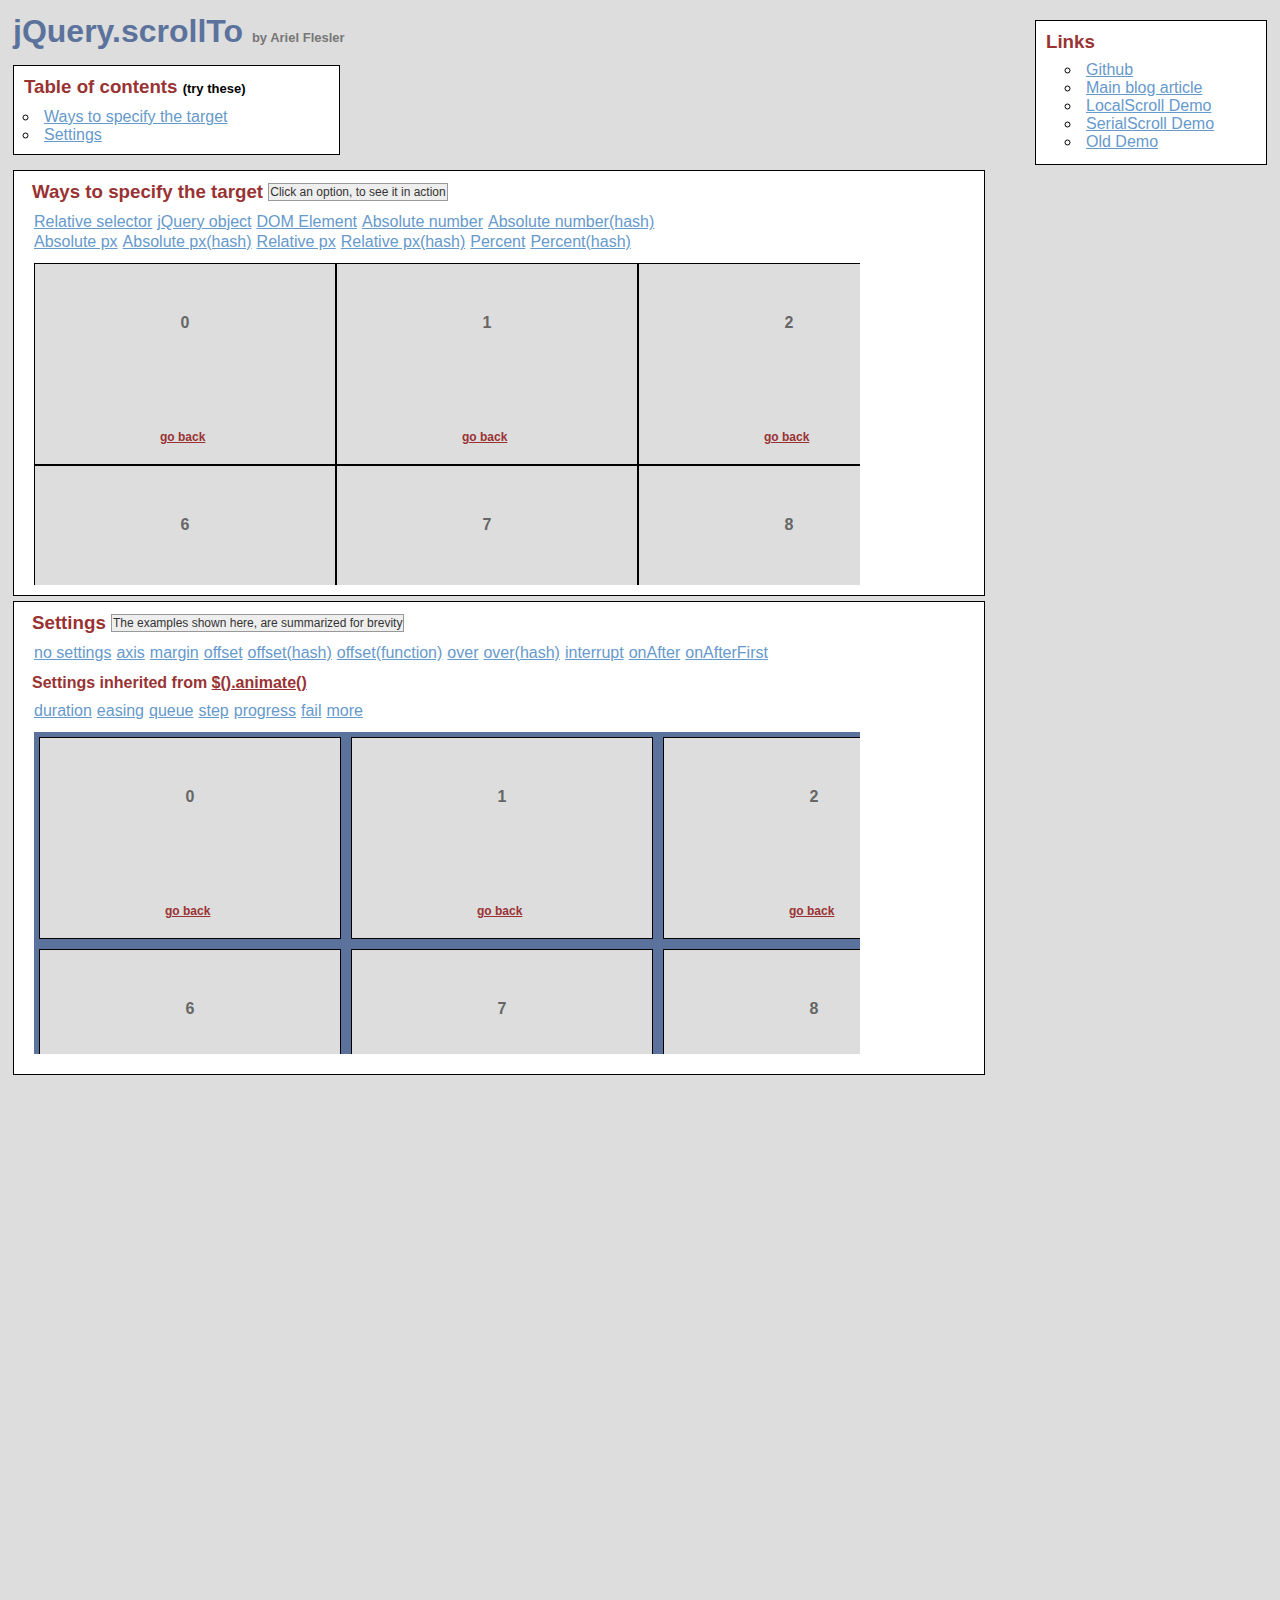
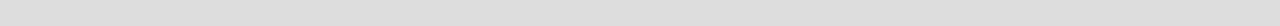
<file: assets/plugins/jquery-scrollTo/demo/index.html>
<!DOCTYPE html PUBLIC "-//W3C//DTD XHTML 1.0 Transitional//EN" "http://www.w3.org/TR/xhtml1/DTD/xhtml1-transitional.dtd">
<html xmlns="http://www.w3.org/1999/xhtml">
<head>
	<meta http-equiv="Content-Type" content="text/html; charset=iso-8859-1" />
	<title>jQuery.scrollTo</title>
	<meta name="keywords" content="javascript, jquery, plugins, scroll, scrollTo, smooth, animation, to, effect, ariel, flesler, window, overflow, element, navigation, customizable" />
	<meta name="description" content="Demo of jQuery.scrollTo. Lightweight, cross-browser and highly customizable animated scrolling with jQuery, made by Ariel Flesler." />
	<meta name="robots" content="index,follow" />
	<link type="text/css" rel="stylesheet" href="css/style.css" />
	<script type="text/javascript" src="https://ajax.googleapis.com/ajax/libs/jquery/1.8.0/jquery.min.js"></script>
	<script type="text/javascript" src="../jquery.scrollTo.min.js"></script>
	<script type="text/javascript">
		jQuery(function( $ ){
			/**
			 * Demo binding and preparation, no need to read this part
			 */
				//borrowed from jQuery easing plugin
				//http://gsgd.co.uk/sandbox/jquery.easing.php
				$.easing.elasout = function(x, t, b, c, d) {
					var s=1.70158;var p=0;var a=c;
					if (t==0) return b;  if ((t/=d)==1) return b+c;  if (!p) p=d*.3;
					if (a < Math.abs(c)) { a=c; var s=p/4; }
					else var s = p/(2*Math.PI) * Math.asin (c/a);
					return a*Math.pow(2,-10*t) * Math.sin( (t*d-s)*(2*Math.PI)/p ) + c + b;
				};
				$('a.back').click(function() {
					$(this).parents('div.pane').scrollTo(0, 800, { queue:true });
					$(this).parents('div.section').find('span.message').text( this.title);
					return false;
				});
				//just for the example, to stop the click on the links.
				$('ul.links').click(function(e){
					var link = e.target;
					if (link.target === '_blank') {
						return;
					}
					e.preventDefault();
					link.blur();
					if (link.title) {
						$(this).parent().find('span.message').text(link.title);
					}
				});
			
			// This one is important, many browsers don't reset scroll on refreshes
			// Reset all scrollable panes to (0,0)
			$('div.pane').scrollTo(0);
			// Reset the screen to (0,0)
			$.scrollTo(0);
			
			// TOC, shows how to scroll the whole window
			$('#toc a').click(function() {//$.scrollTo works EXACTLY the same way, but scrolls the whole screen
				$.scrollTo(this.hash, 1500, { easing:'elasout' });
				$(this.hash).find('span.message').text(this.title);
				return false;
			});
			
			// Target examples bindings
			var $target = $('#pane-target');
			$('#target-examples a').click(function() {
				$target.stop(true);
			});

			$('#relative-selector').click(function() {
				$target.scrollTo('li:eq(7)', 800);
			});
			$('#jquery-object').click(function() {
				$target.scrollTo($('#pane-target li:eq(14)') , 800);
			});
			$('#dom-element').click(function() {
				$target.scrollTo(document.getElementById('twenty'), 800);
			});
			$('#absolute-number').click(function() {
				$target.scrollTo(150, 800);
			});
			$('#absolute-number-hash').click(function() {
				$target.scrollTo({ top:800, left:700}, 800);
			});
			$('#absolute-px').click(function() {
				$target.scrollTo('520px', 800);
			});
			$('#absolute-px-hash').click(function() {
				$target.scrollTo({top:'110px', left:'290px'}, 800);
			});
			$('#relative-px').click(function() {
				$target.scrollTo('+=100', 500);
			});
			$('#relative-px-hash').click(function() {				
				$target.scrollTo({top:'-=100px', left:'+=100'}, 500);
			});
			$('#percentage-px').click(function() {				
				$target.scrollTo('50%', 800);
			});
			$('#percentage-px-hash').click(function() {				
				$target.scrollTo({top:'50%', left:'20%'}, 800);
			});
			
			// Settings examples bindings, they will all scroll to the same place, with different settings
			var $settings = $('#pane-settings');
			$('#settings-examples a').click(function() {
				// before each animation, reset to (0,0), skip this.
				$settings.stop(true).scrollTo(0);
			});
			
			$('#settings-no').click(function() {
				$settings.scrollTo('li:eq(15)', 1000);
			});
			$('#settings-axis').click(function() {// only scroll horizontally
				$settings.scrollTo('li:eq(15)', 1000, { axis:'x' });
			});
			$('#settings-duration').click(function() {// it's the same as specifying it in the 2nd argument
				$settings.scrollTo('li:eq(15)', { duration: 3000 });
			});
			$('#settings-easing').click(function() {
				$settings.scrollTo('li:eq(15)', 2500, { easing:'elasout' });
			});
			$('#settings-margin').click(function() {//scroll to the "outer" position of the element
				$settings.scrollTo('li:eq(15)', 1000, { margin:true });
			});
			$('#settings-offset').click(function() {//same as { top:-50, left:-50 }
				$settings.scrollTo('li:eq(15)', 1000, { offset:-50 });
			});
			$('#settings-offset-hash').click(function() {
				$settings.scrollTo('li:eq(15)', 1000, { offset:{ top:-5, left:-30 } });
			});
			$('#settings-offset-function').click(function() {
				$settings.scrollTo('li:eq(15)', 1000, {offset: function() { return {top:-30, left:-5}; }});
			});
			$('#settings-over').click(function() {//same as { top:-50, left:-50 }
				$settings.scrollTo('li:eq(15)', 1000, { over:0.5 });
			});
			$('#settings-over-hash').click(function() {
				$settings.scrollTo('li:eq(15)', 1000, { over:{ top:0.2, left:-0.5 } });
			});
			$('#settings-interrupt').click(function() {
				$settings.scrollTo('li:eq(15)', 10000, { interrupt:true });
			});
			$('#settings-queue').click(function() {//in this case, having 'axis' as 'xy' or 'yx' matters.
				$settings.scrollTo('li:eq(15)', 2000, { queue:true });
			});
			$('#settings-onAfter').click(function() {
				$settings.scrollTo('li:eq(15)', 2000, { 
					onAfter:function() {
						$('#settings-message').text('Got there!');
					}
				});
			});
			$('#settings-onAfterFirst').click(function() {//onAfterFirst exists only when queuing
				$settings.scrollTo('li:eq(15)', 1600, { 
					queue:true,
					onAfterFirst:function() {
						$('#settings-message').text('Got there horizontally!');
					},
					onAfter:function() {
						$('#settings-message').text('Got there vertically!');
					}
				});
			});
			$('#settings-step').click(function() {
				$settings.scrollTo('li:eq(15)', 2000, {step:function(now) {
					$('#settings-message').text(now.toFixed(2));
				}});
			});
			$('#settings-progress').click(function() {
				$settings.scrollTo('li:eq(15)', 2000, {progress:function(_, now) {
					$('#settings-message').text(Math.round(now*100) + '%');
				}});
			});
			$('#settings-fail').click(function() {
				$settings.scrollTo('li:eq(15)', 10000, {interrupt:true, fail:function() {
					$('#settings-message').text('Scroll interrupted!');
				}});
			});
		});
	</script>
</head>
<body>
	<h1>jQuery.scrollTo&nbsp;<strong>by Ariel Flesler</strong></h1>
	
	<div id="toc" class="part">
		<h3>Table of contents&nbsp;<strong>(try these)</strong></h3>
		<ul>
			<li><a title="$.scrollTo('#target-examples', 800, {easing:'elasout'});" href="#target-examples">Ways to specify the target</a></li>
			<li><a title="$.scrollTo('#settings-examples', 800, {easing:'elasout'});" href="#settings-examples">Settings</a></li>
		</ul>
	</div>
	
	<div id="links" class="part">
		<h3>Links</h3>
		<ul>
			<li><a target="_blank" href="https://github.com/flesler/jquery.scrollTo">Github</a></li>
			<li><a target="_blank" href="http://flesler.blogspot.com/2007/10/jqueryscrollto.html">Main blog article</a></li>
			<li><a target="_blank" href="http://demos.flesler.com/jquery/localScroll/">LocalScroll Demo</a></li>
			<li><a target="_blank" href="http://demos.flesler.com/jquery/serialScroll/">SerialScroll Demo</a></li>
			<li><a target="_blank" href="index.old.html">Old Demo</a></li>
		</ul>
	</div>
	<div id="target-examples" class="section part">
		<h3>Ways to specify the target&nbsp;<span id="target-message" class="message">Click an option, to see it in action</span></h3>
		<ul class="links">
			<li><a title="$(...).scrollTo('li:eq(7)', 800);" id="relative-selector" href="#">Relative selector</a></li>
			<li><a title="$(...).scrollTo($('div li:eq(14)'), 800);" id="jquery-object" href="#">jQuery object</a></li>
			<li><a title="$(...).scrollTo(document.getElementById('twenty'), 800);" id="dom-element" href="#">DOM Element</a></li>
			<li><a title="$(...).scrollTo(150, 800);" id="absolute-number" href="#">Absolute number</a></li>
			<li><a title="$(...).scrollTo({ top:800, left:700}, 800);" id="absolute-number-hash" href="#">Absolute number(hash)</a></li>
		</ul>
		<ul class="links">
			<li><a title="$(...).scrollTo('520px', 800);" id="absolute-px" href="#">Absolute px</a></li>
			<li><a title="$(...).scrollTo({top:'110px', left:'290px'}, 800);" id="absolute-px-hash" href="#">Absolute px(hash)</a></li>
			<li><a title="$(...).scrollTo('+=100px', 800);" id="relative-px" href="#">Relative px</a></li>
			<li><a title="$(...).scrollTo({top:'-=100px', left:'+=100'}, 800);" id="relative-px-hash" href="#">Relative px(hash)</a></li>
			<li><a title="$(...).scrollTo('50%', 800);" id="percentage-px" href="#">Percent</a></li>
			<li><a title="$(...).scrollTo({top:'50%', left:'20%'}, 800);" id="percentage-px-hash" href="#">Percent(hash)</a></li>
		</ul>
		<div id="pane-target" class="pane">
			<ul class="elements" style="height:1011px; width:1820px;">
				<li><p>0</p><a href="#" title="$(...).scrollTo(0, 800, {queue:true});" class="back">go back</a></li><li><p>1</p><a href="#" title="$(...).scrollTo(0, 800, {queue:true});" class="back">go back</a></li><li><p>2</p><a href="#" title="$(...).scrollTo(0, 800, {queue:true});" class="back">go back</a></li><li><p>3</p><a href="#" title="$(...).scrollTo(0, 800, {queue:true});" class="back">go back</a></li><li><p>4</p><a href="#" title="$(...).scrollTo(0, 800, {queue:true});" class="back">go back</a></li><li><p>5</p><a href="#" title="$(...).scrollTo(0, 800, {queue:true});" class="back">go back</a></li><li><p>6</p><a href="#" title="$(...).scrollTo(0, 800, {queue:true});" class="back">go back</a></li><li><p>7</p><a href="#" title="$(...).scrollTo(0, 800, {queue:true});" class="back">go back</a></li><li><p>8</p><a href="#" title="$(...).scrollTo(0, 800, {queue:true});" class="back">go back</a></li><li><p>9</p><a href="#" title="$(...).scrollTo(0, 800, {queue:true});" class="back">go back</a></li><li><p>10</p><a href="#" title="$(...).scrollTo(0, 800, {queue:true});" class="back">go back</a></li><li><p>11</p><a href="#" title="$(...).scrollTo(0, 800, {queue:true});" class="back">go back</a></li><li><p>12</p><a href="#" title="$(...).scrollTo(0, 800, {queue:true});" class="back">go back</a></li><li><p>13</p><a href="#" title="$(...).scrollTo(0, 800, {queue:true});" class="back">go back</a></li><li><p>14</p><a href="#" title="$(...).scrollTo(0, 800, {queue:true});" class="back">go back</a></li><li><p>15</p><a href="#" title="$(...).scrollTo(0, 800, {queue:true});" class="back">go back</a></li><li><p>16</p><a href="#" title="$(...).scrollTo(0, 800, {queue:true});" class="back">go back</a></li><li><p>17</p><a href="#" title="$(...).scrollTo(0, 800, {queue:true});" class="back">go back</a></li><li><p>18</p><a href="#" title="$(...).scrollTo(0, 800, {queue:true});" class="back">go back</a></li><li><p>19</p><a href="#" title="$(...).scrollTo(0, 800, {queue:true});" class="back">go back</a></li><li id="twenty"><p>20</p><a href="#" title="$(...).scrollTo(0, 800, {queue:true});" class="back">go back</a></li><li><p>21</p><a href="#" title="$(...).scrollTo(0, 800, {queue:true});" class="back">go back</a></li><li><p>22</p><a href="#" title="$(...).scrollTo(0, 800, {queue:true});" class="back">go back</a></li><li><p>23</p><a href="#" title="$(...).scrollTo(0, 800, {queue:true});" class="back">go back</a></li><li><p>24</p><a href="#" title="$(...).scrollTo(0, 800, {queue:true});" class="back">go back</a></li><li><p>25</p><a href="#" title="$(...).scrollTo(0, 800, {queue:true});" class="back">go back</a></li><li><p>26</p><a href="#" title="$(...).scrollTo(0, 800, {queue:true});" class="back">go back</a></li><li><p>27</p><a href="#" title="$(...).scrollTo(0, 800, {queue:true});" class="back">go back</a></li><li><p>28</p><a href="#" title="$(...).scrollTo(0, 800, {queue:true});" class="back">go back</a></li><li><p>29</p><a href="#" title="$(...).scrollTo(0, 800, {queue:true});" class="back">go back</a></li>
			</ul>
		</div>
	</div>
	<div id="settings-examples" class="section part">
		<h3>Settings&nbsp;<span id="settings-message" class="message">The examples shown here, are summarized for brevity</span></h3>
		<ul class="links">
			<li><a title="$(...).scrollTo('li:eq(15)', 1000);" id="settings-no" href="#">no settings</a></li>
			<li><a title="$(...).scrollTo('li:eq(15)', 1000, {axis:'x'});//only scroll on this axis (can be x, y, xy or yx)" id="settings-axis" href="#">axis</a></li>
			<li><a title="$(...).scrollTo('li:eq(15)', 1000, {margin:true});//deduct the margin and border from the final position" id="settings-margin" href="#">margin</a></li>
			<li><a title="$(...).scrollTo('li:eq(15)', 1000, {offset:-50});//add or deduct from the final position" id="settings-offset" href="#">offset</a></li>
			<li><a title="$(...).scrollTo('li:eq(15)', 1000, {offset: {top:-5, left:-30} });" id="settings-offset-hash" href="#">offset(hash)</a></li>
			<li><a title="$(...).scrollTo('li:eq(15)', 1000, {offset: function() { return {top:-30, left:-5}; }});" id="settings-offset-function" href="#">offset(function)</a></li>
			<li><a title="$(...).scrollTo('li:eq(15)', 1000, {over:0.5});//add or deduct a fraction of its height/width" id="settings-over" href="#">over</a></li>
			<li><a title="$(...).scrollTo('li:eq(15)', 1000, {over:{top:0.2, left:-0.5});" id="settings-over-hash" href="#">over(hash)</a></li>
			<li><a title="Scroll manually to interrupt the animation" id="settings-interrupt" href="#">interrupt</a></li>
			<li><a title="$(...).scrollTo('li:eq(15)', 1600, {onAfter:function() { } });//called after the scrolling ends" id="settings-onAfter" href="#">onAfter</a></li>
			<li><a title="$(...).scrollTo('li:eq(15)', 1600, {queue:true, onAfterFirst:function() { } });//called after the first axis scrolled" id="settings-onAfterFirst" href="#">onAfterFirst</a></li>
		</ul>
		<h4>Settings inherited from <a href="http://api.jquery.com/animate/#animate-properties-options" target="_blank">$().animate()</a></h4>
		<ul class="links">
			<li><a title="$(...).scrollTo('li:eq(15)', {duration:3000});//another way of calling the plugin" id="settings-duration" href="#">duration</a></li>
			<li><a title="$(...).scrollTo('li:eq(15)', 2500, {easing:'elasout'});//specify an easing equation" id="settings-easing" href="#">easing</a></li>
			<li><a title="$(...).scrollTo('li:eq(15)', 1600, {queue:true});//scroll one axis, then the other" id="settings-queue" href="#">queue</a></li>
			<li><a title="$(...).scrollTo('li:eq(15)', 2500, {step:function() { }'});//specify a step function" id="settings-step" href="#">step</a></li>
			<li><a title="$(...).scrollTo('li:eq(15)', 2500, {progress:function() { }'});//specify a progress function" id="settings-progress" href="#">progress</a></li>
			<li><a title="Scroll manually to interrupt and trigger the callback" id="settings-fail" href="#">fail</a></li>
			<li><a href="http://api.jquery.com/animate/#animate-properties-options" target="_blank">more</a></li>
		</ul>
		<div id="pane-settings" class="pane">
			<ul class="elements" style="height:1062px;width:1877px;">
				<li><p>0</p><a href="#" title="$(...).scrollTo(0, 800, {queue:true});" class="back">go back</a></li><li><p>1</p><a href="#" title="$(...).scrollTo(0, 800, {queue:true});" class="back">go back</a></li><li><p>2</p><a href="#" title="$(...).scrollTo(0, 800, {queue:true});" class="back">go back</a></li><li><p>3</p><a href="#" title="$(...).scrollTo(0, 800, {queue:true});" class="back">go back</a></li><li><p>4</p><a href="#" title="$(...).scrollTo(0, 800, {queue:true});" class="back">go back</a></li><li><p>5</p><a href="#" title="$(...).scrollTo(0, 800, {queue:true});" class="back">go back</a></li><li><p>6</p><a href="#" title="$(...).scrollTo(0, 800, {queue:true});" class="back">go back</a></li><li><p>7</p><a href="#" title="$(...).scrollTo(0, 800, {queue:true});" class="back">go back</a></li><li><p>8</p><a href="#" title="$(...).scrollTo(0, 800, {queue:true});" class="back">go back</a></li><li><p>9</p><a href="#" title="$(...).scrollTo(0, 800, {queue:true});" class="back">go back</a></li><li><p>10</p><a href="#" title="$(...).scrollTo(0, 800, {queue:true});" class="back">go back</a></li><li><p>11</p><a href="#" title="$(...).scrollTo(0, 800, {queue:true});" class="back">go back</a></li><li><p>12</p><a href="#" title="$(...).scrollTo(0, 800, {queue:true});" class="back">go back</a></li><li><p>13</p><a href="#" title="$(...).scrollTo(0, 800, {queue:true});" class="back">go back</a></li><li><p>14</p><a href="#" title="$(...).scrollTo(0, 800, {queue:true});" class="back">go back</a></li><li><p>15</p><a href="#" title="$(...).scrollTo(0, 800, {queue:true});" class="back">go back</a></li><li><p>16</p><a href="#" title="$(...).scrollTo(0, 800, {queue:true});" class="back">go back</a></li><li><p>17</p><a href="#" title="$(...).scrollTo(0, 800, {queue:true});" class="back">go back</a></li><li><p>18</p><a href="#" title="$(...).scrollTo(0, 800, {queue:true});" class="back">go back</a></li><li><p>19</p><a href="#" title="$(...).scrollTo(0, 800, {queue:true});" class="back">go back</a></li><li><p>20</p><a href="#" title="$(...).scrollTo(0, 800, {queue:true});" class="back">go back</a></li><li><p>21</p><a href="#" title="$(...).scrollTo(0, 800, {queue:true});" class="back">go back</a></li><li><p>22</p><a href="#" title="$(...).scrollTo(0, 800, {queue:true});" class="back">go back</a></li><li><p>23</p><a href="#" title="$(...).scrollTo(0, 800, {queue:true});" class="back">go back</a></li><li><p>24</p><a href="#" title="$(...).scrollTo(0, 800, {queue:true});" class="back">go back</a></li><li><p>25</p><a href="#" title="$(...).scrollTo(0, 800, {queue:true});" class="back">go back</a></li><li><p>26</p><a href="#" title="$(...).scrollTo(0, 800, {queue:true});" class="back">go back</a></li><li><p>27</p><a href="#" title="$(...).scrollTo(0, 800, {queue:true});" class="back">go back</a></li><li><p>28</p><a href="#" title="$(...).scrollTo(0, 800, {queue:true});" class="back">go back</a></li><li><p>29</p><a href="#" title="$(...).scrollTo(0, 800, {queue:true});" class="back">go back</a></li>
			</ul>
		</div>
	</div>
</body>
</html>
</file>
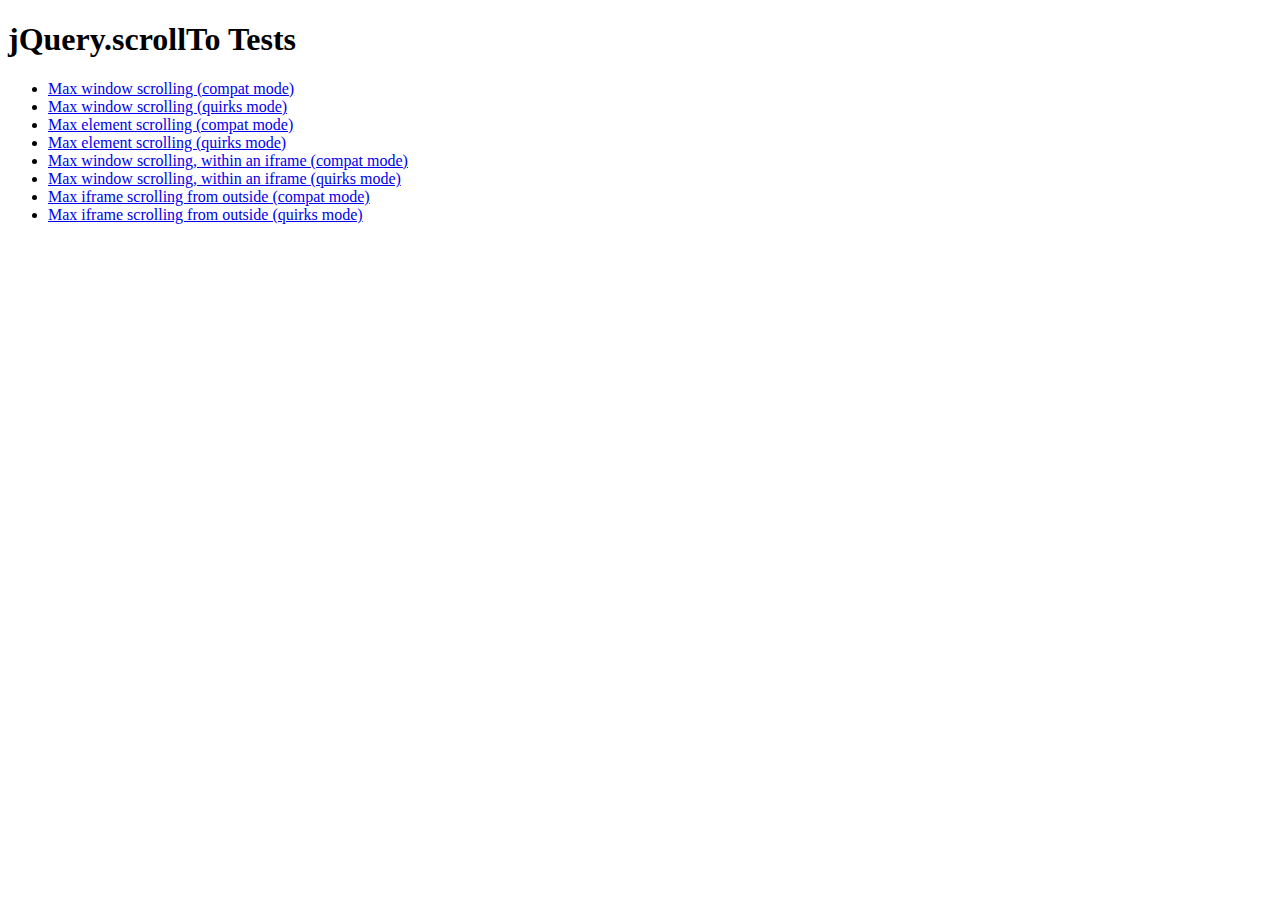
<file: assets/plugins/jquery-scrollTo/tests/index.html>
<!DOCTYPE html PUBLIC "-//W3C//DTD XHTML 1.0 Transitional//EN" "http://www.w3.org/TR/xhtml1/DTD/xhtml1-transitional.dtd">
<html xmlns="http://www.w3.org/1999/xhtml">
<head>
	<meta http-equiv="Content-Type" content="text/html; charset=iso-8859-1" />
	<title>jQuery.scrollTo Tests</title>
	<meta name="keywords" content="javascript, jquery, plugins, scroll, scrollTo, smooth, animation, to, effect, ariel, flesler, window, overflow, element, navigation, customizable" />
	<meta name="description" content="Tests for jQuery ScrollTo. Made by Ariel Flesler." />
	<meta name="robots" content="index,follow" />
</head>
<body>
	<h1>jQuery.scrollTo Tests</h1>
	
	<ul>
		<li><a href="WinMaxY-compat.html">Max window scrolling (compat mode)</a></li>
		<li><a href="WinMaxY-quirks.html">Max window scrolling (quirks mode)</a></li>
		<li><a href="ElemMaxY-compat.html">Max element scrolling (compat mode)</a></li>
		<li><a href="ElemMaxY-quirks.html">Max element scrolling (quirks mode)</a></li>
		<li><a href="WinMaxY-with-iframe-compat.html">Max window scrolling, within an iframe (compat mode)</a></li>
		<li><a href="WinMaxY-with-iframe-quirks.html">Max window scrolling, within an iframe (quirks mode)</a></li>
		<li><a href="WinMaxY-to-iframe-compat.html">Max iframe scrolling from outside (compat mode)</a></li>
		<li><a href="WinMaxY-to-iframe-quirks.html">Max iframe scrolling from outside (quirks mode)</a></li>
	</ul>
</body>
</html>
</file>
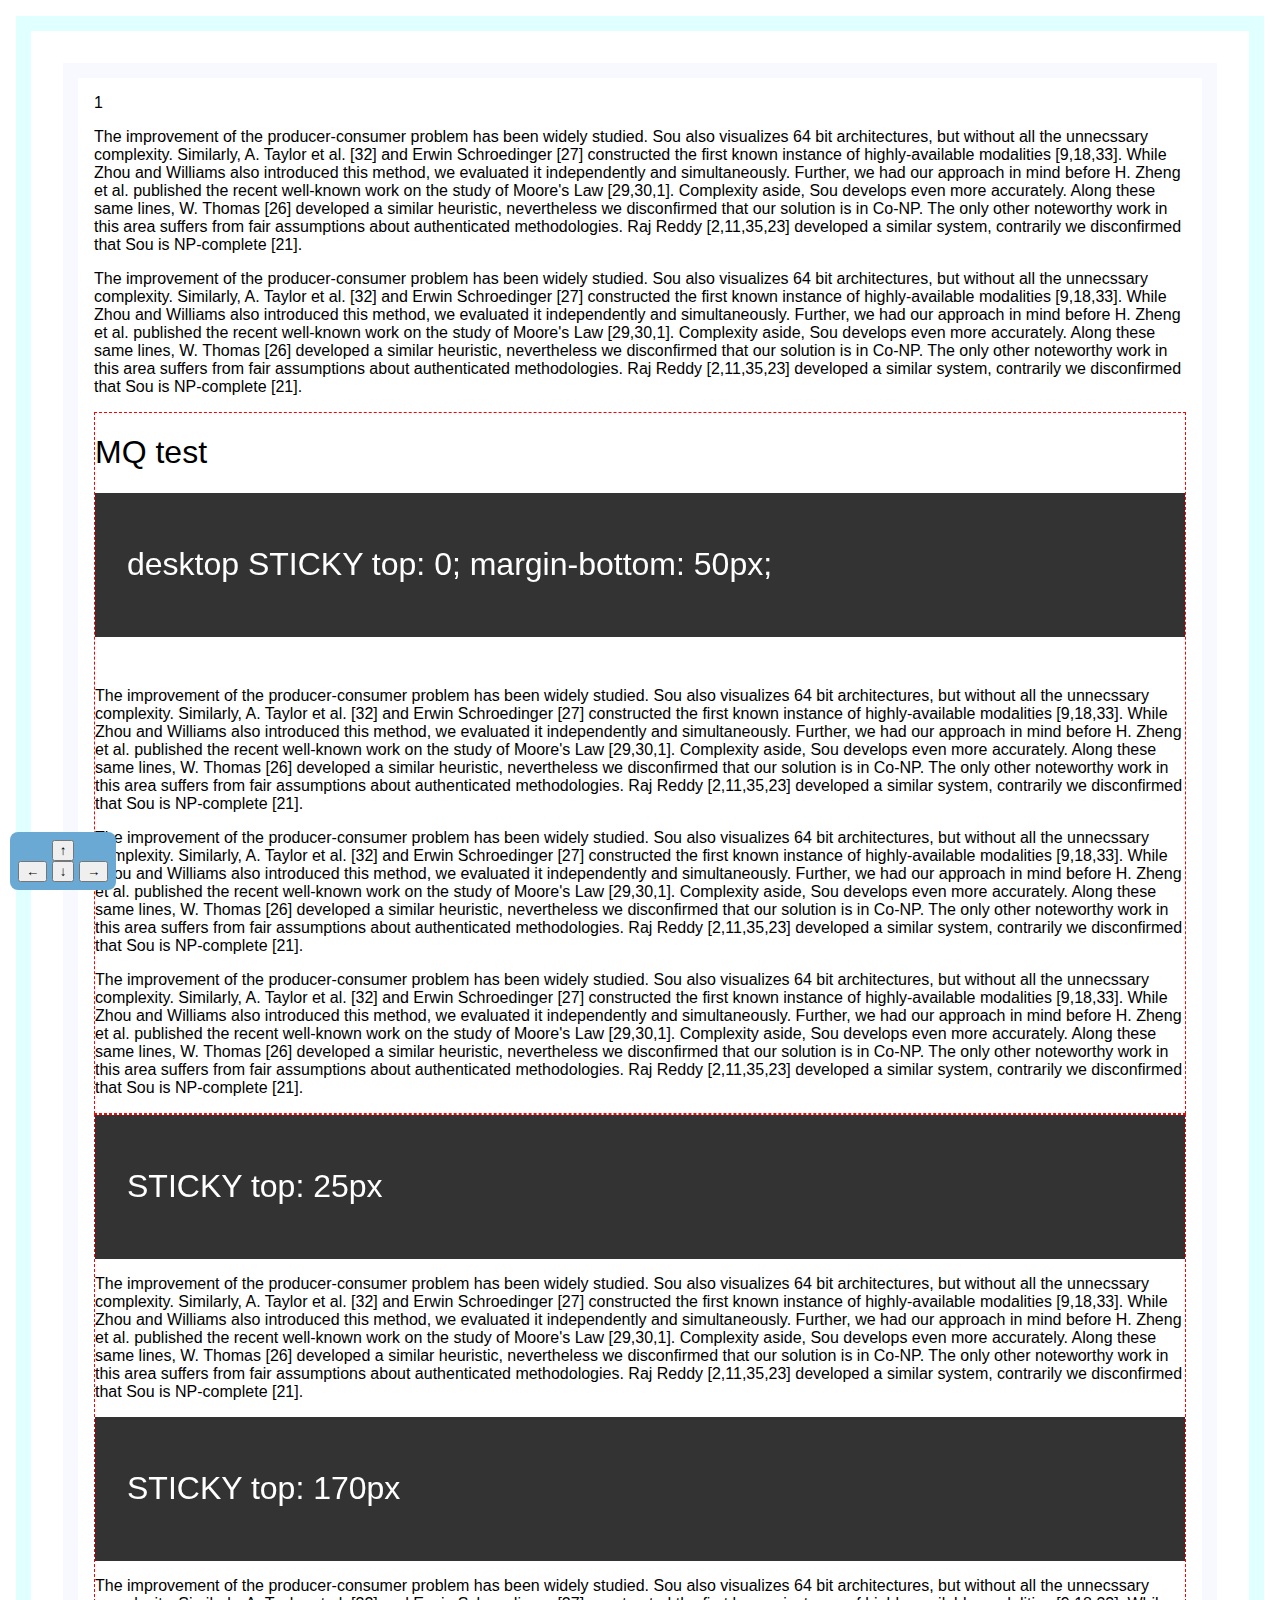
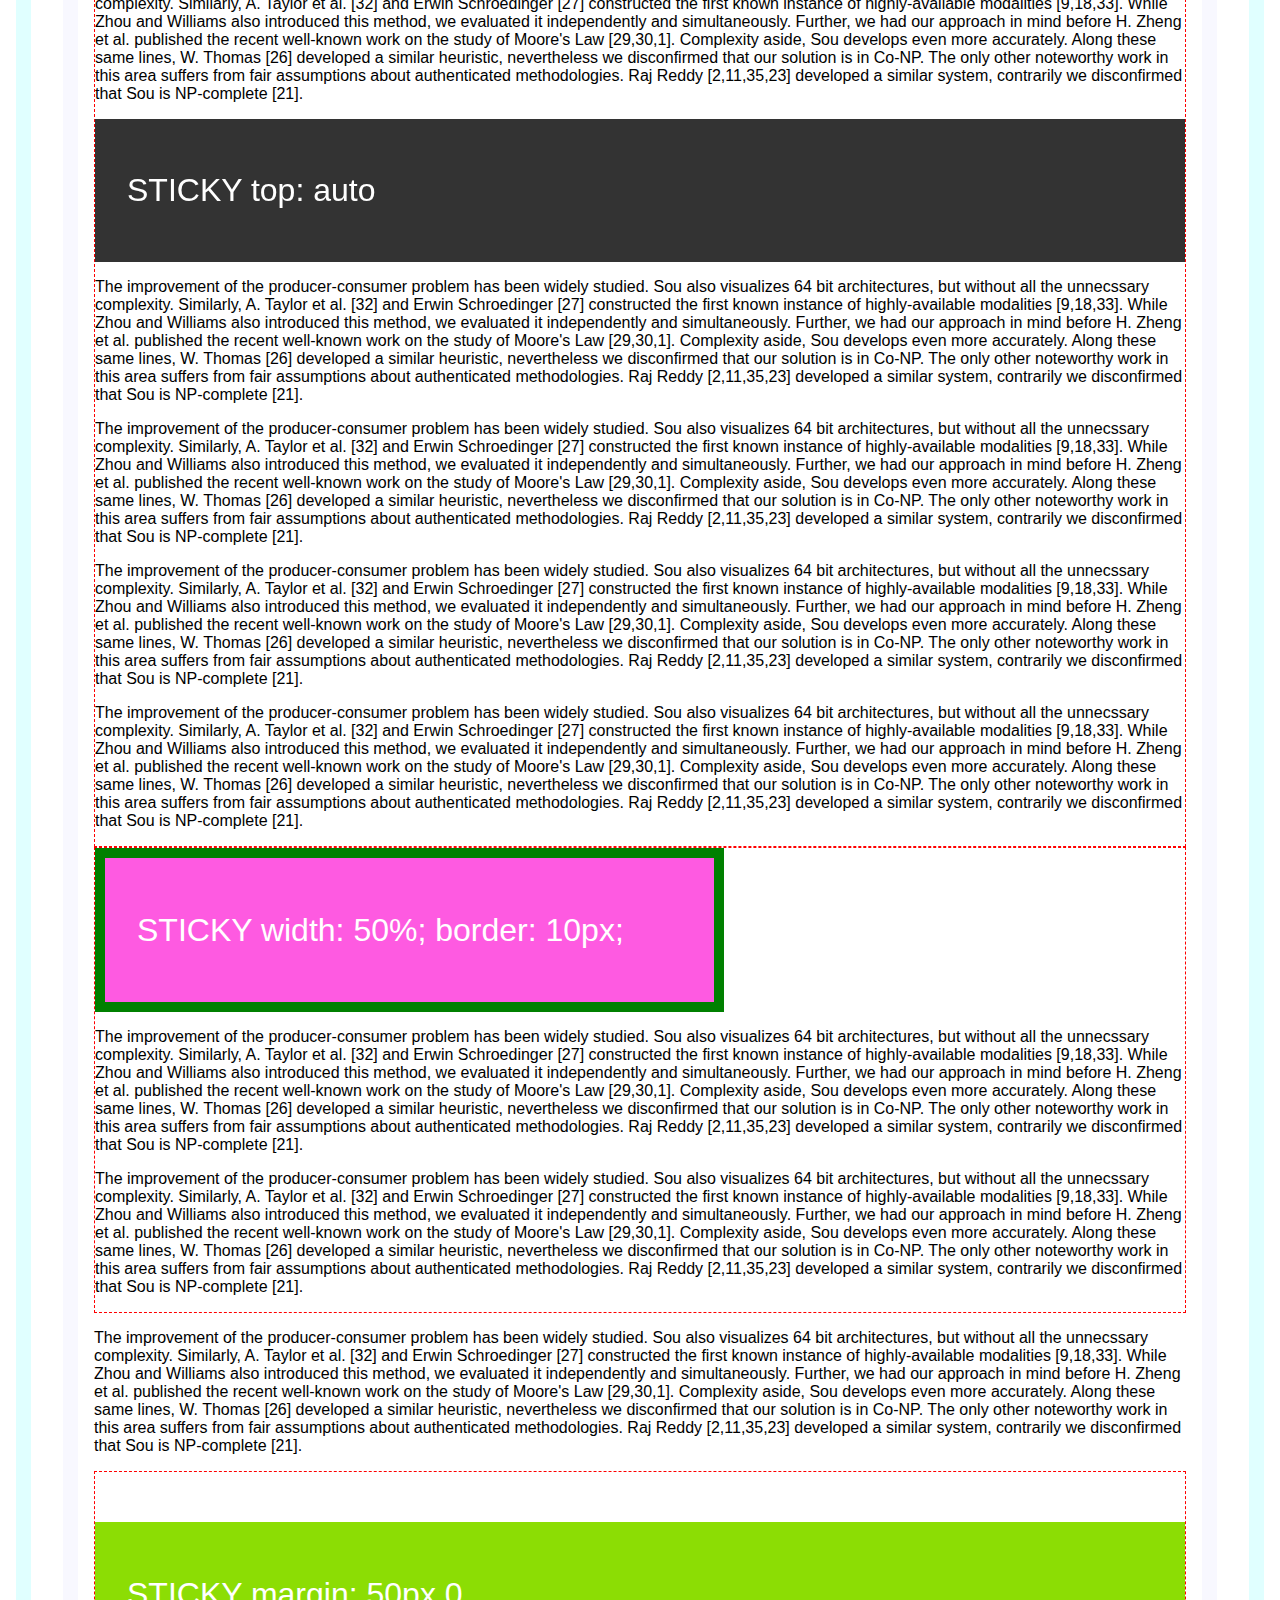
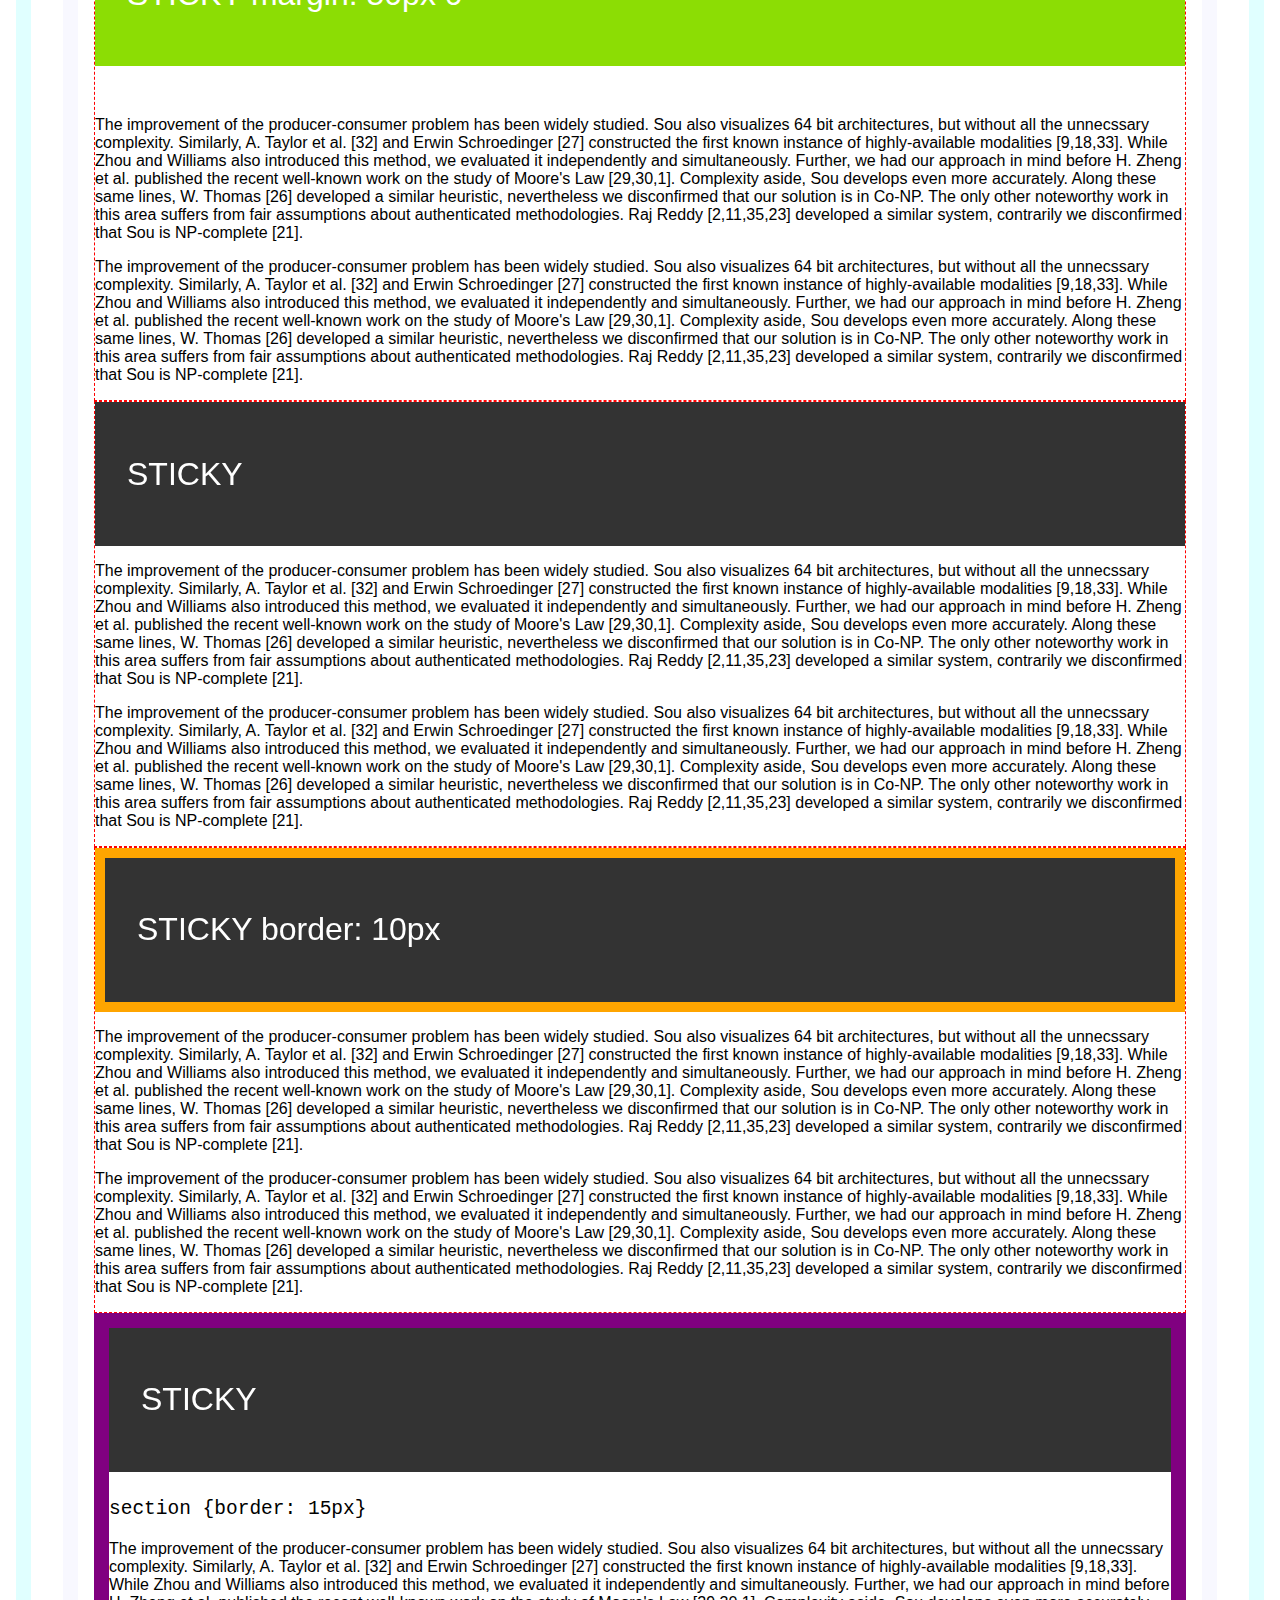
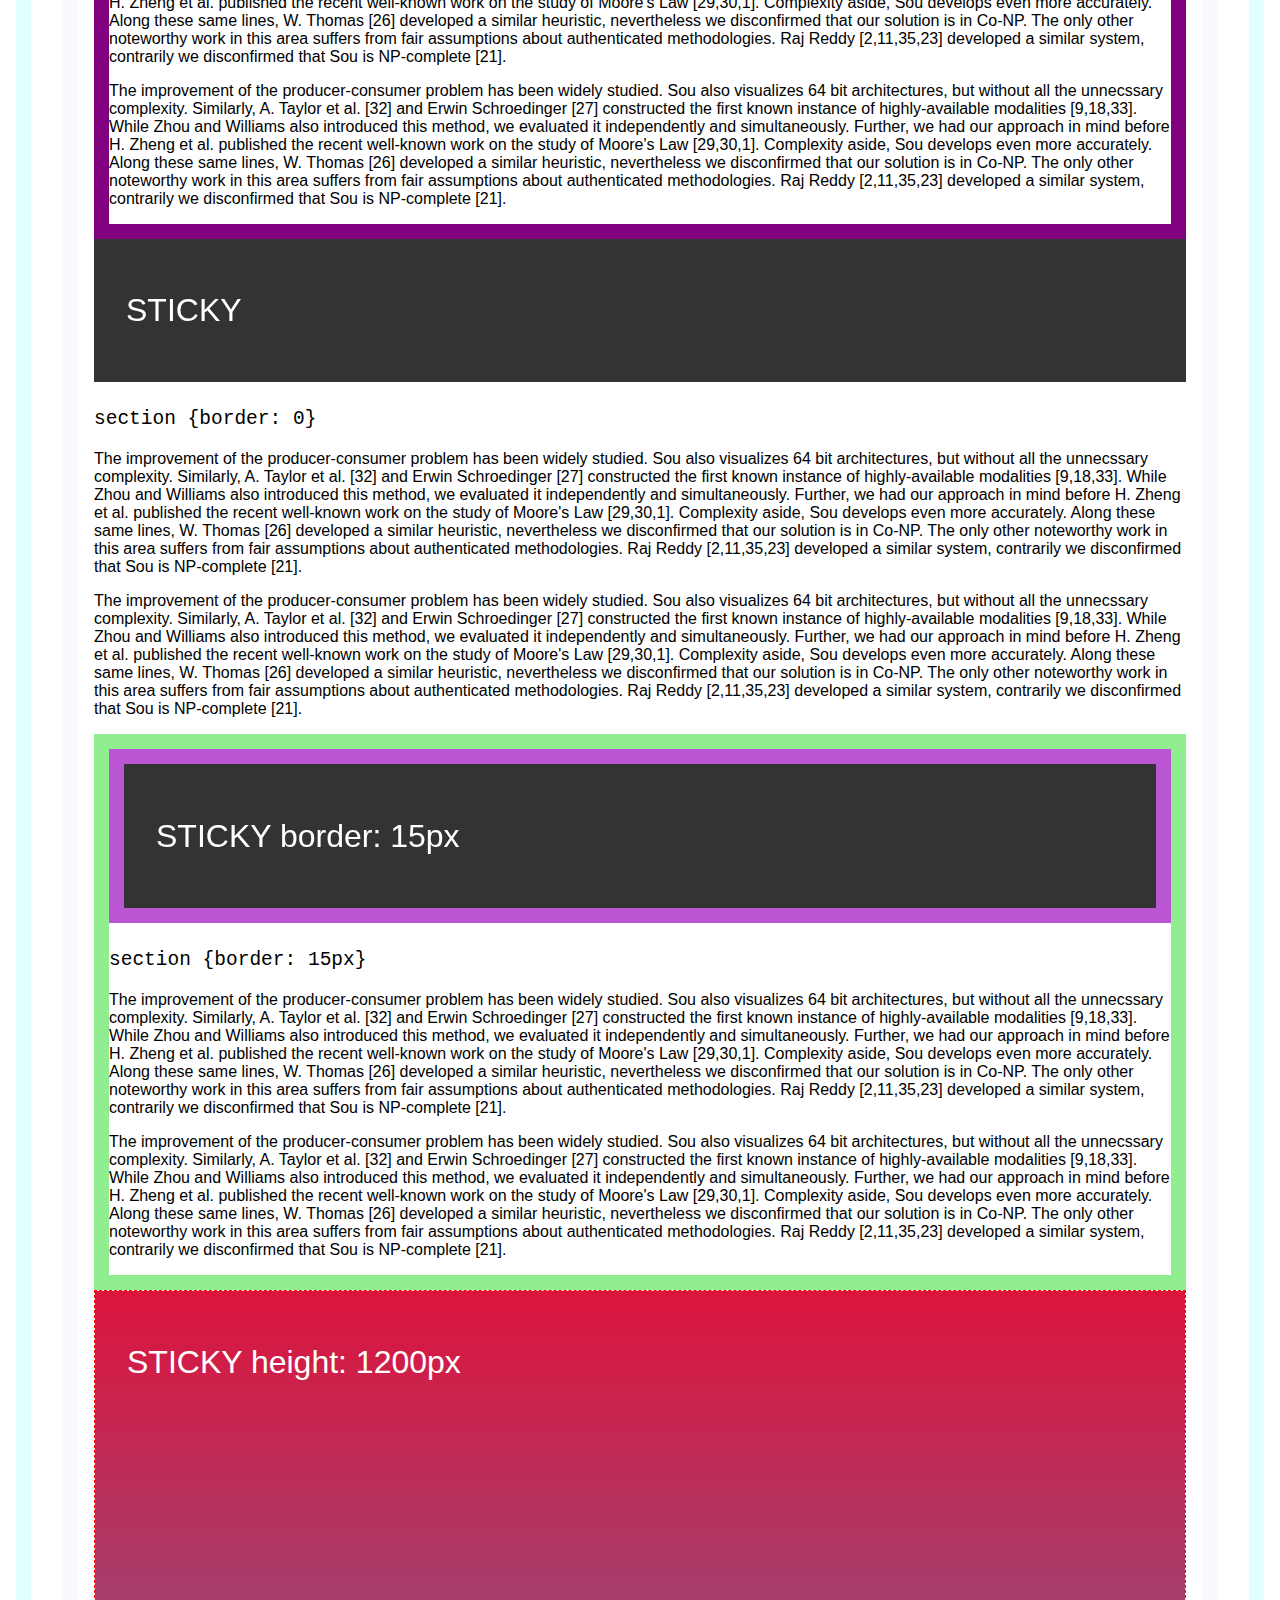
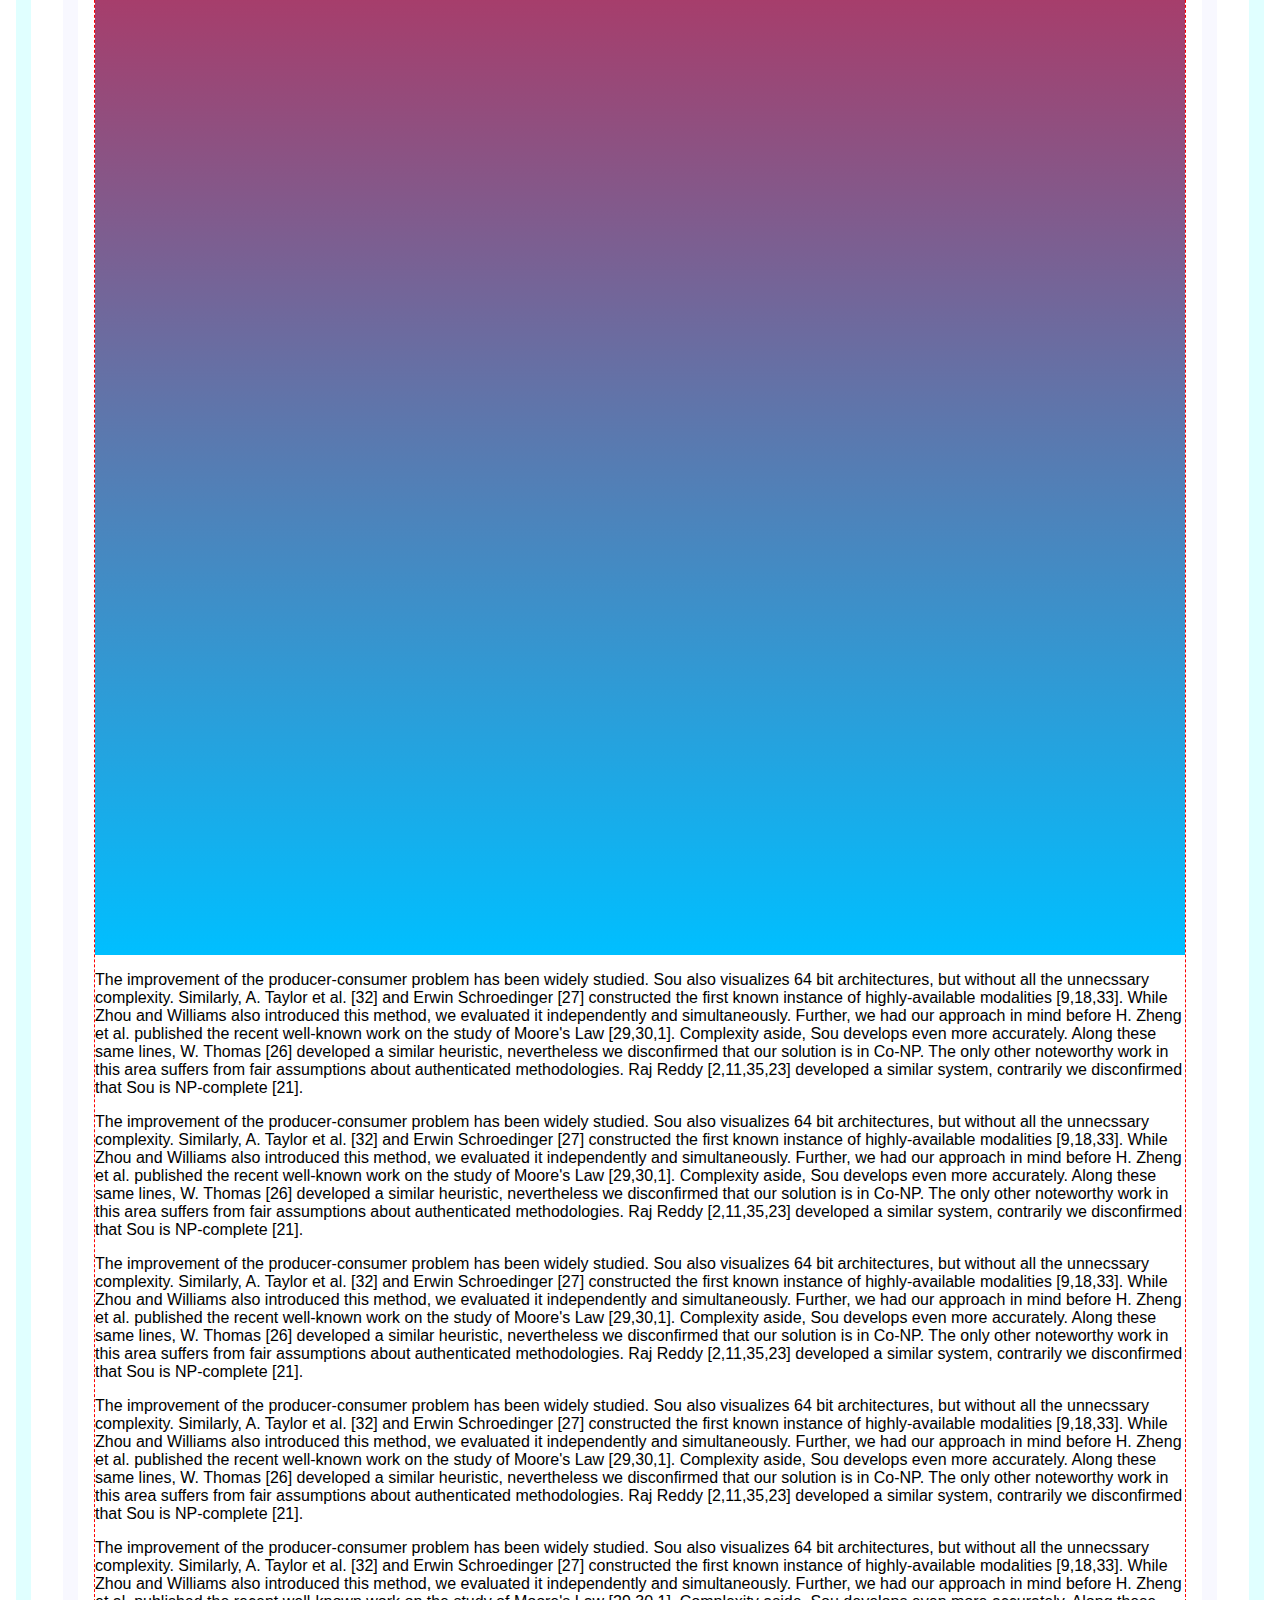
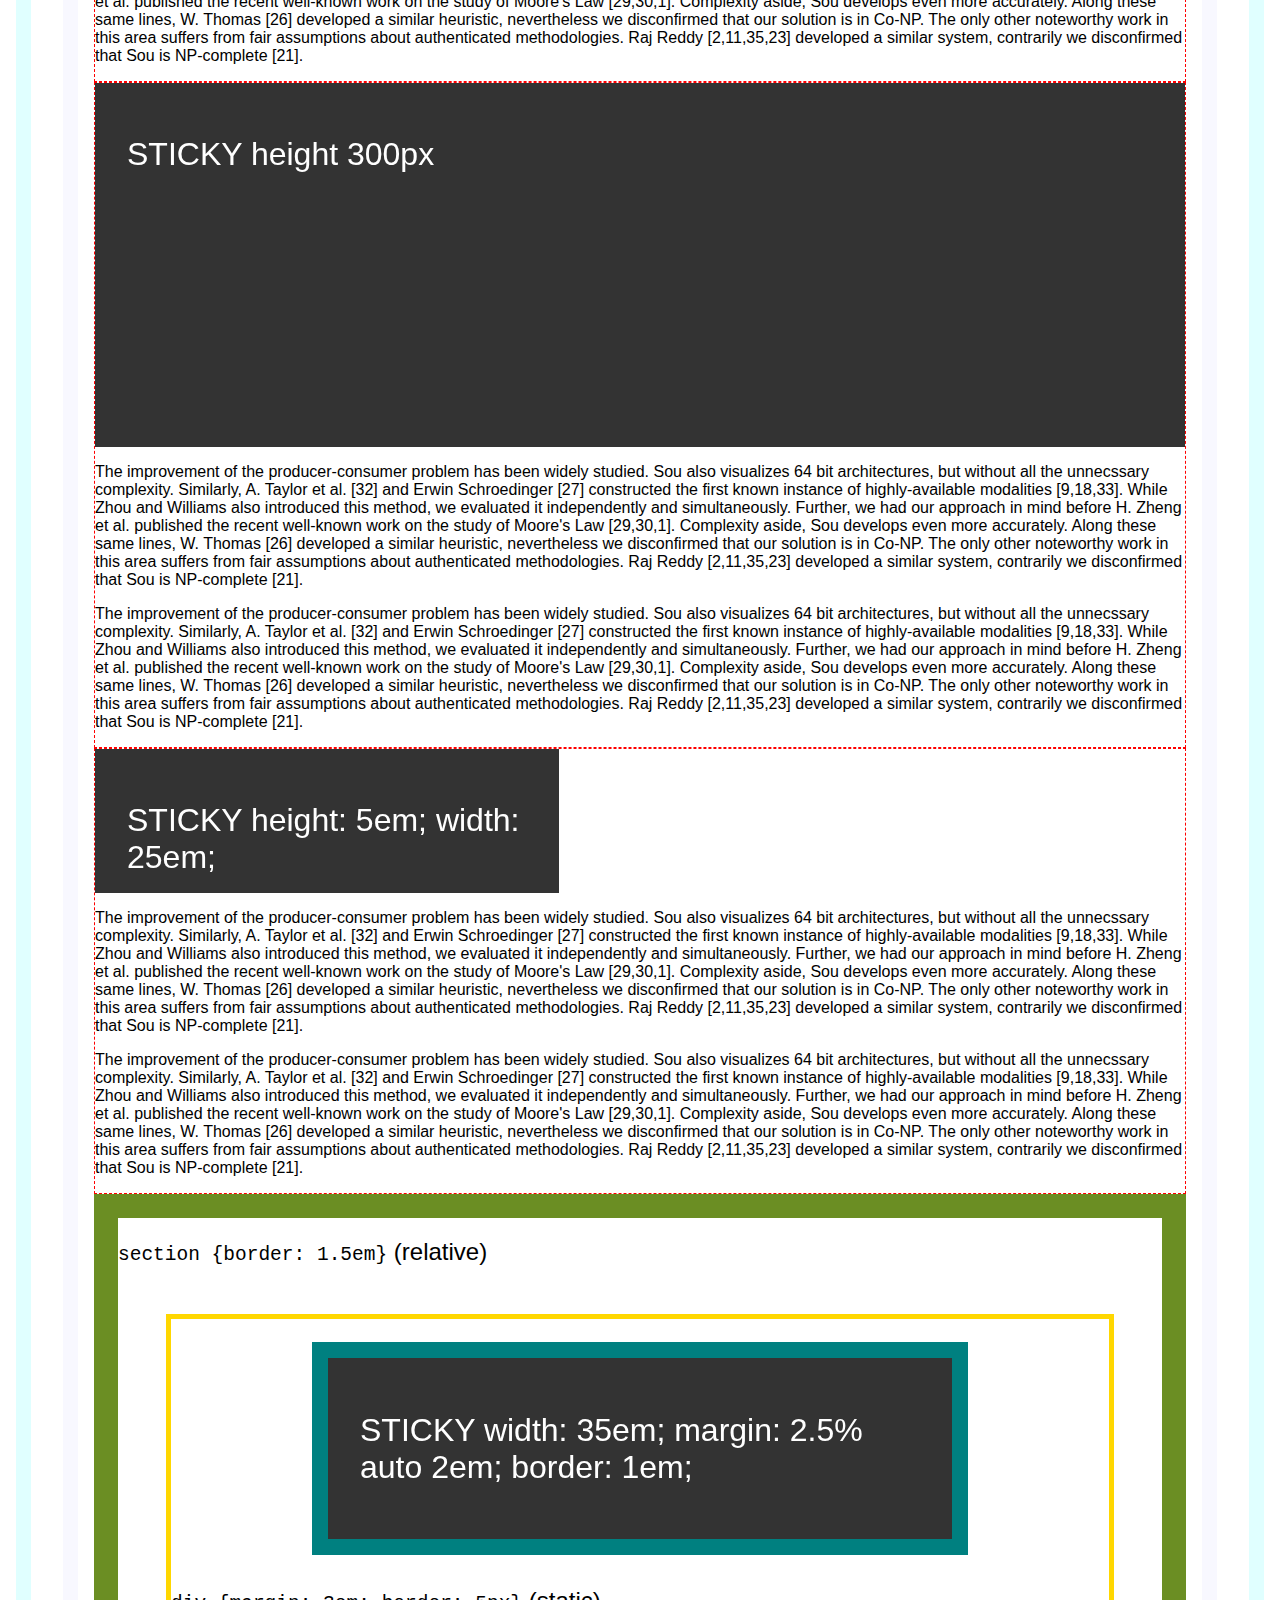
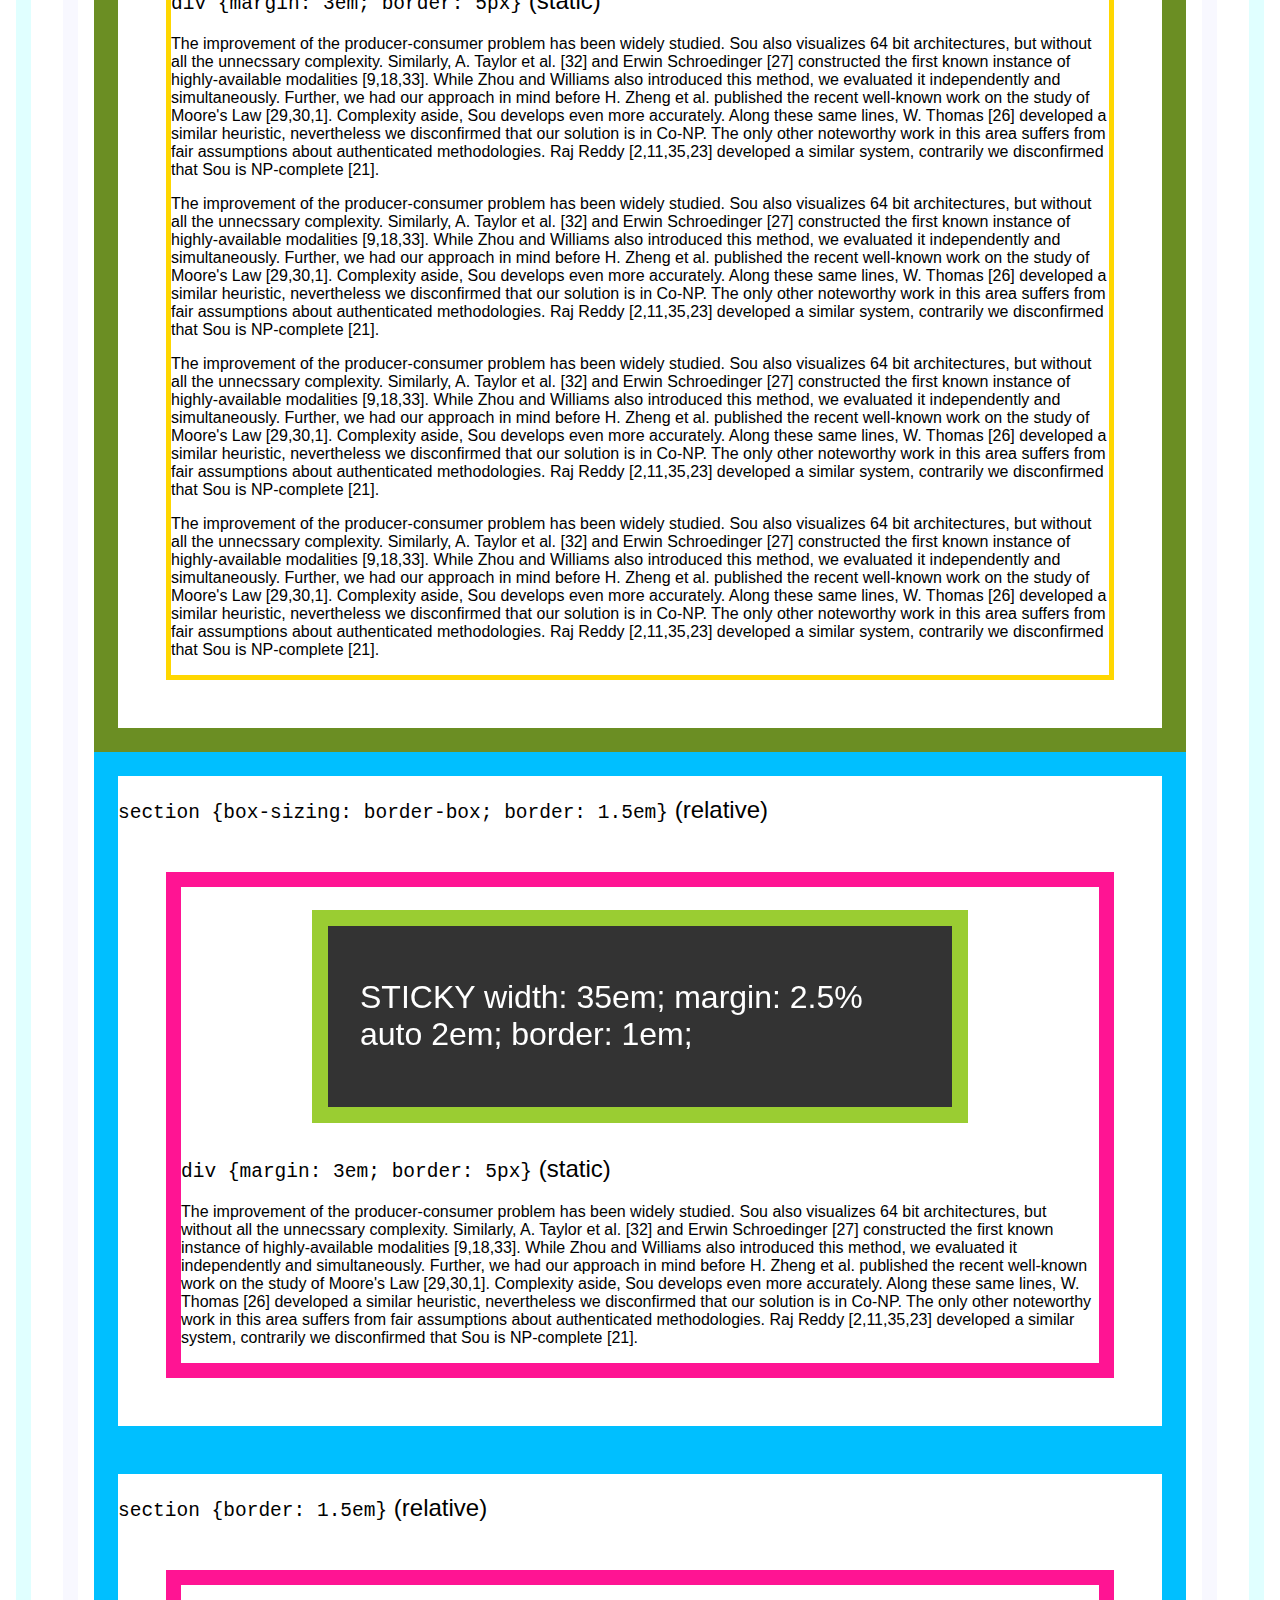
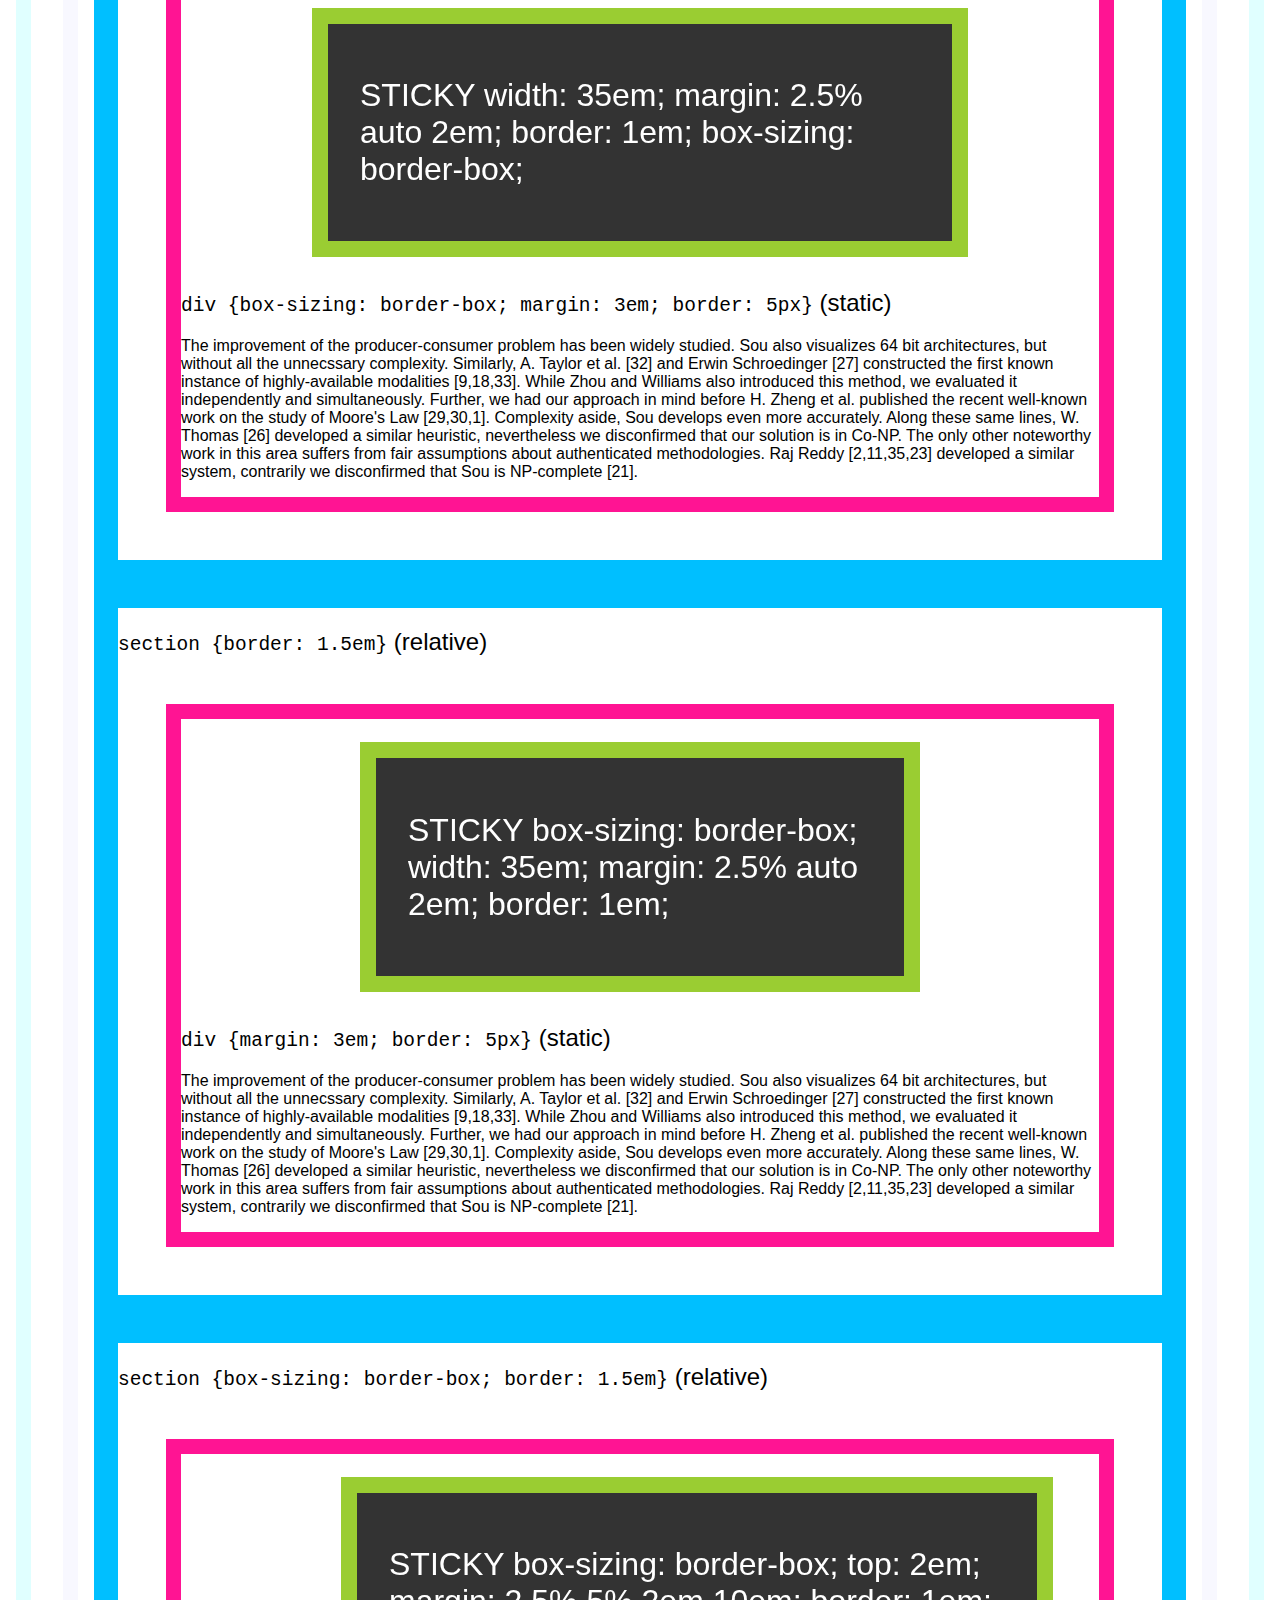
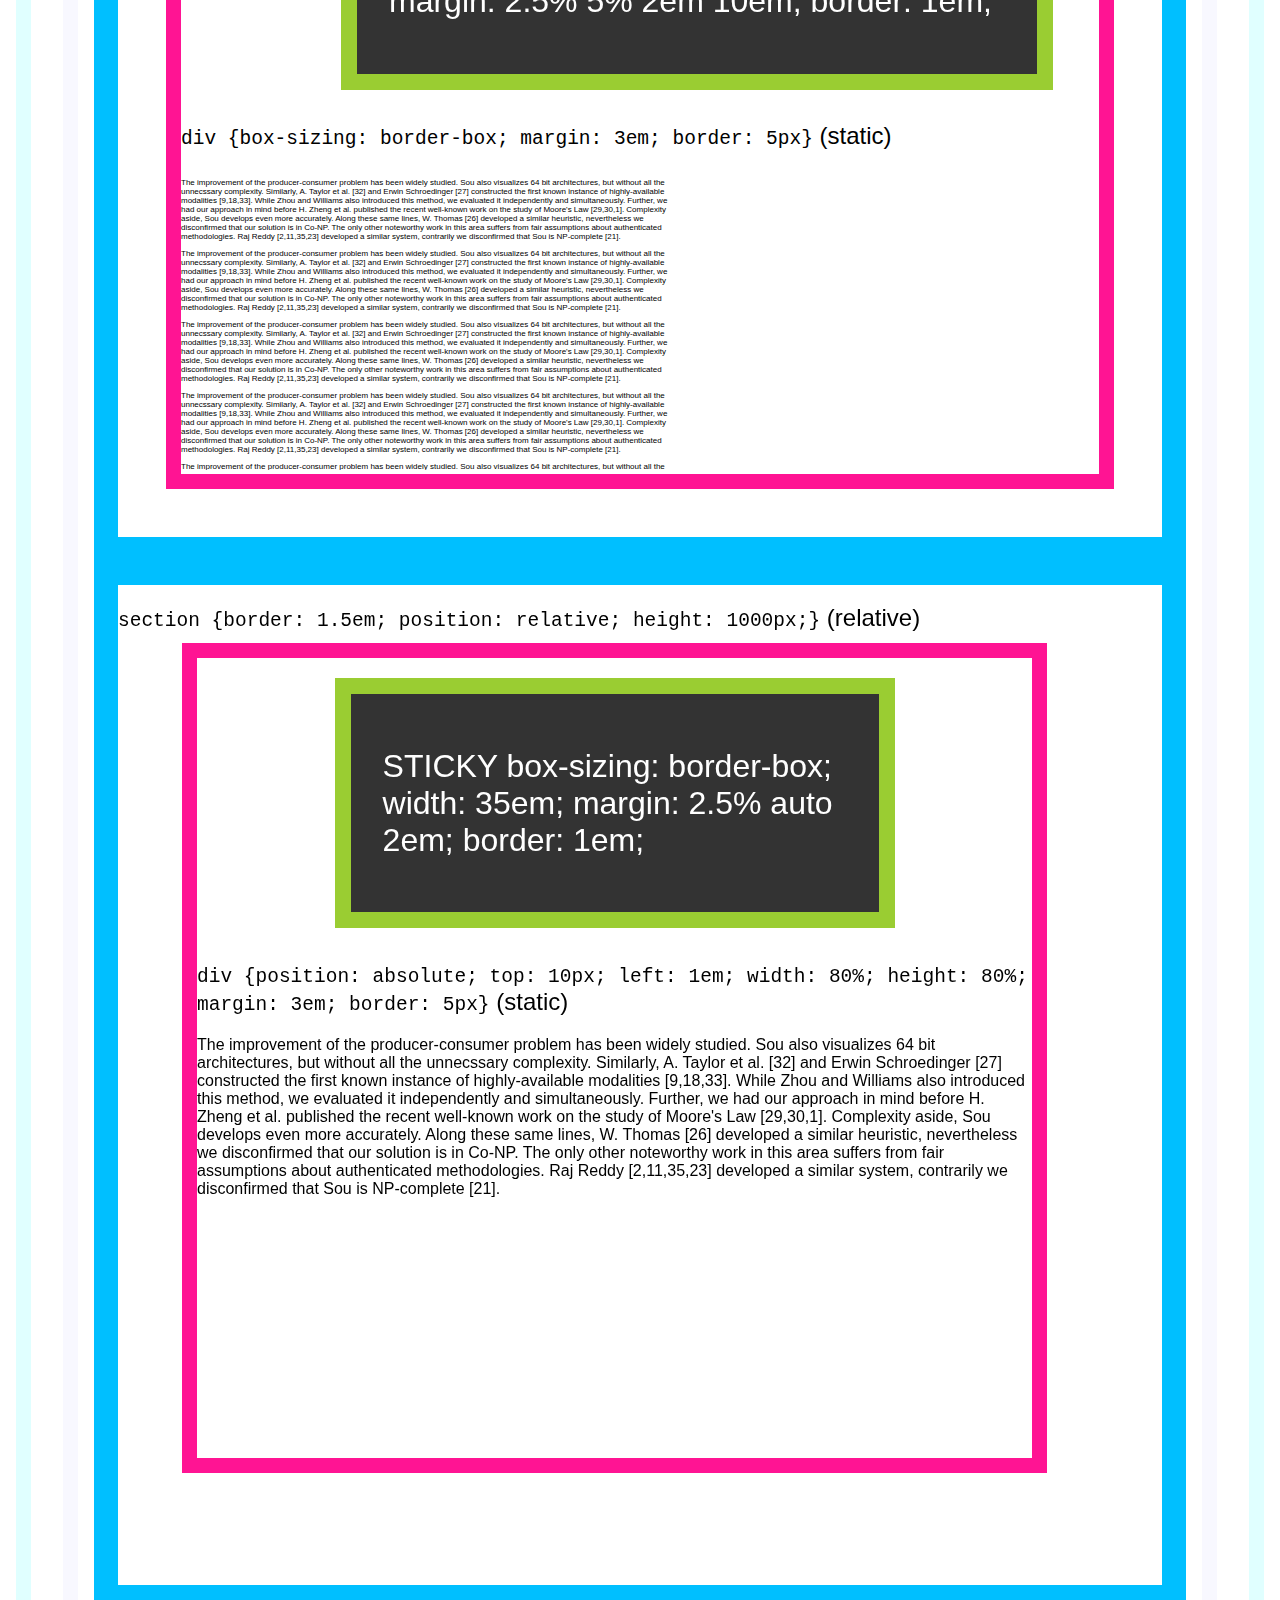
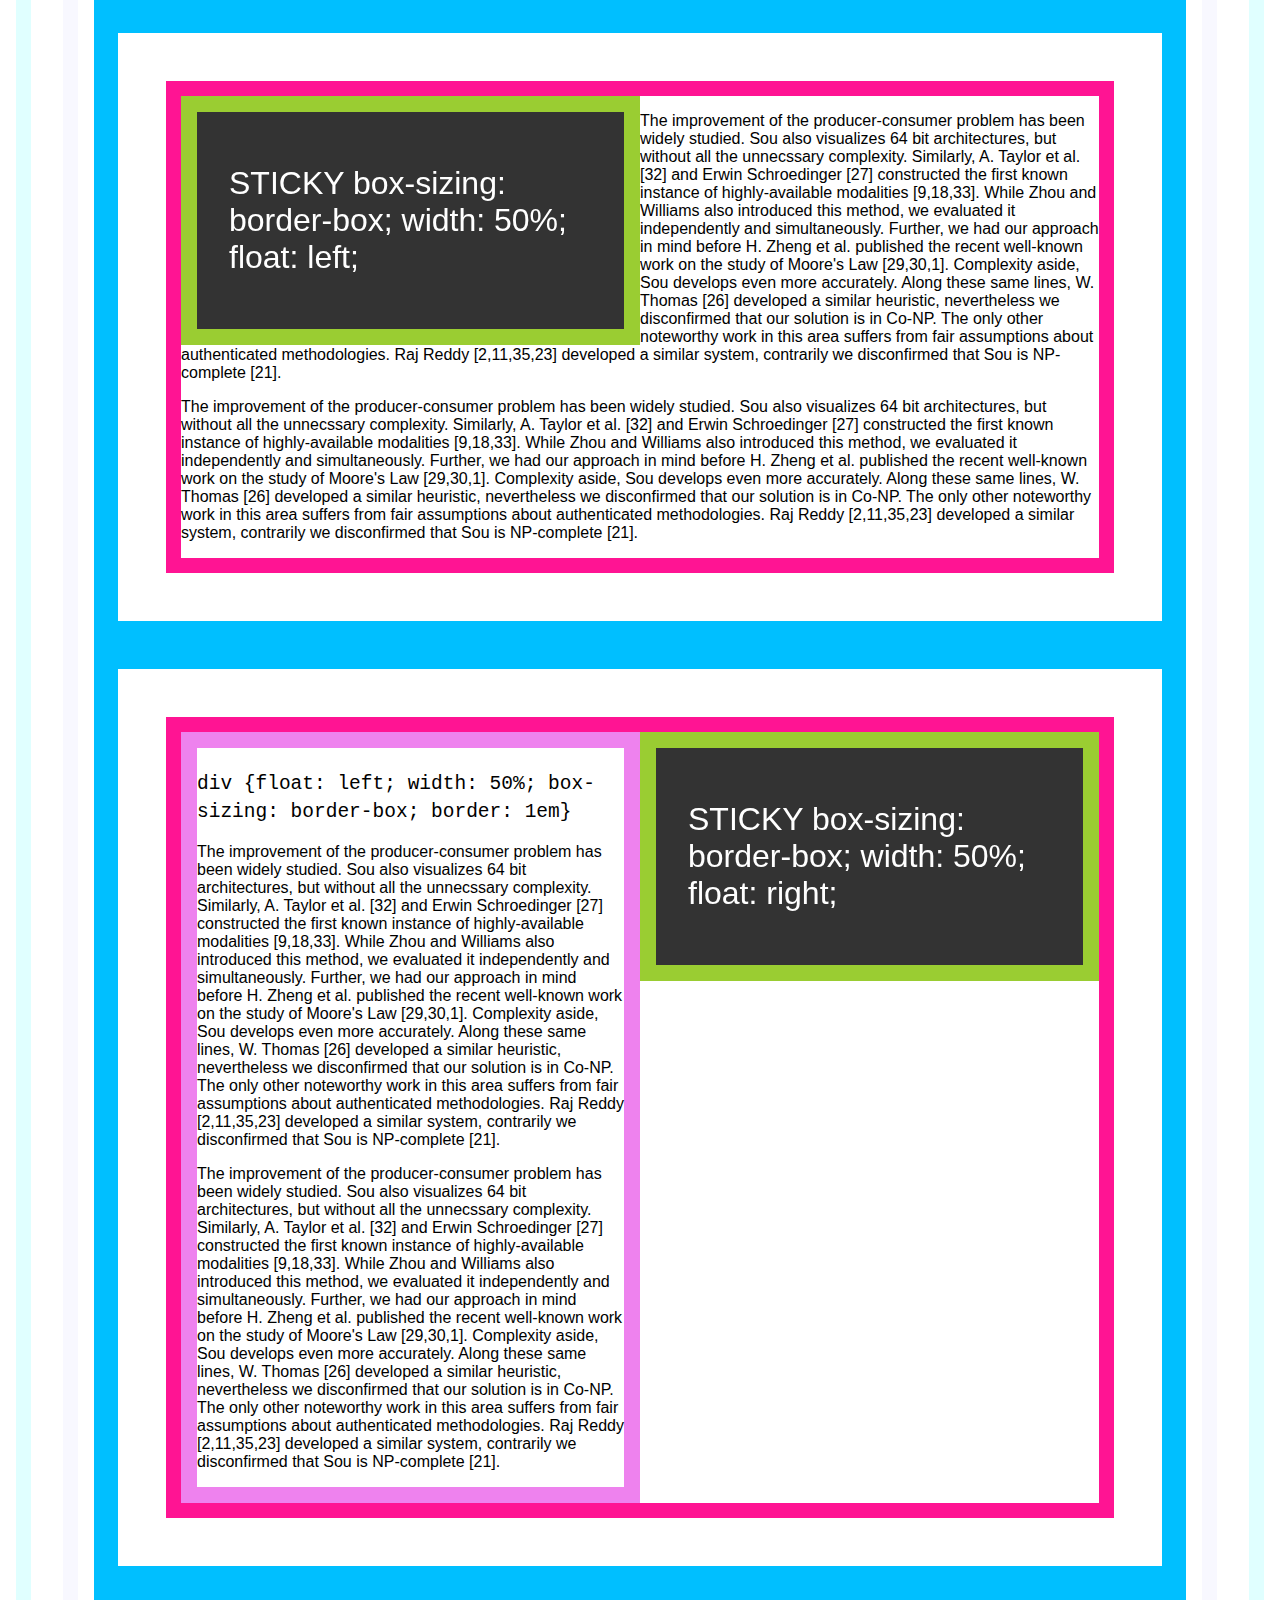
<file: assets/plugins/stickyfill/test/index.html>
<!DOCTYPE html>
<html>
<head>
    <meta charset="utf-8">
    <meta name="viewport" content="width=device-width, initial-scale=1">
    <meta name="msapplication-tap-highlight" content="no">

    <style>
        html {
            margin: 1em;
            padding: 1em;
            border: 15px solid lightcyan;
        }
        body {
            margin: 1em;
            padding: 1em;
            border: 15px solid ghostwhite;
            font-family: sans-serif;
        }

        h1,
        h2,
        h3,
        h4,
        th {
            font-weight: normal;
        }

        figure,
        figcaption,
        section {
            display: block;
        }

        section {
            border: 1px dashed red;
        }

        .sticky {
            position: -webkit-sticky;
            position: sticky;
            top: 0;
            background: black;
            background: rgba(0,0,0,0.8);
            padding: 2em;
            color: white;
        }

        .sticky--desktop {
            display: none;
        }

        @media screen and (min-width: 60em) {
            .sticky--desktop {
                display: block;
            }

            .sticky--mobile {
                display: none;
            }
        }

        .arrows {
            position: fixed;
            bottom: 10px;
            left: 10px;
            text-align: center;
            padding: 0.5em;
            background: #69A9D3;
            border-radius: 0.5em;
            z-index: 5000;
        }

        .arrows button {
            vertical-align: middle;
        }

        .clearfix {
          zoom: 1;
        }
        .clearfix:before,
        .clearfix:after {
          content: "";
          display: table;
        }
        .clearfix:after {
          clear: both;
        }
    </style>

    <title>Test</title>
</head>

<body>
    <div class="arrows">
        <div>
            <button class="js-top">&#8593;</button>
        </div>
        <div>
            <button class="js-left">&larr;</button>
            <button class="js-bottom">&#8595;</button>
            <button class="js-right">&rarr;</button>
        </div>
    </div>

    <div style="width: 150%;">
        1
    </div>

    <p>The improvement of the producer-consumer problem has been widely studied. Sou also visualizes 64 bit architectures, but without all the unnecssary complexity. Similarly, A. Taylor et al. [32] and Erwin Schroedinger [27] constructed the first known instance of highly-available modalities [9,18,33]. While Zhou and Williams also introduced this method, we evaluated it independently and simultaneously. Further, we had our approach in mind before H. Zheng et al. published the recent well-known work on the study of Moore's Law [29,30,1]. Complexity aside, Sou develops even more accurately. Along these same lines, W. Thomas [26] developed a similar heuristic, nevertheless we disconfirmed that our solution is in Co-NP. The only other noteworthy work in this area suffers from fair assumptions about authenticated methodologies. Raj Reddy [2,11,35,23] developed a similar system, contrarily we disconfirmed that Sou is NP-complete [21].</p>

    <p>The improvement of the producer-consumer problem has been widely studied. Sou also visualizes 64 bit architectures, but without all the unnecssary complexity. Similarly, A. Taylor et al. [32] and Erwin Schroedinger [27] constructed the first known instance of highly-available modalities [9,18,33]. While Zhou and Williams also introduced this method, we evaluated it independently and simultaneously. Further, we had our approach in mind before H. Zheng et al. published the recent well-known work on the study of Moore's Law [29,30,1]. Complexity aside, Sou develops even more accurately. Along these same lines, W. Thomas [26] developed a similar heuristic, nevertheless we disconfirmed that our solution is in Co-NP. The only other noteworthy work in this area suffers from fair assumptions about authenticated methodologies. Raj Reddy [2,11,35,23] developed a similar system, contrarily we disconfirmed that Sou is NP-complete [21].</p>

    <section>
        <h1>MQ test</h1>

        <div class="sticky sticky--desktop" style="top: 0; margin-bottom: 50px;">
            <h1>desktop STICKY top: 0; margin-bottom: 50px;</h1>
        </div>

        <div class="sticky sticky--mobile" style="top: 0;">
            <h1>mobile STICKY top: 0;</h1>
        </div>

        <p>The improvement of the producer-consumer problem has been widely studied. Sou also visualizes 64 bit architectures, but without all the unnecssary complexity. Similarly, A. Taylor et al. [32] and Erwin Schroedinger [27] constructed the first known instance of highly-available modalities [9,18,33]. While Zhou and Williams also introduced this method, we evaluated it independently and simultaneously. Further, we had our approach in mind before H. Zheng et al. published the recent well-known work on the study of Moore's Law [29,30,1]. Complexity aside, Sou develops even more accurately. Along these same lines, W. Thomas [26] developed a similar heuristic, nevertheless we disconfirmed that our solution is in Co-NP. The only other noteworthy work in this area suffers from fair assumptions about authenticated methodologies. Raj Reddy [2,11,35,23] developed a similar system, contrarily we disconfirmed that Sou is NP-complete [21].</p>

        <p>The improvement of the producer-consumer problem has been widely studied. Sou also visualizes 64 bit architectures, but without all the unnecssary complexity. Similarly, A. Taylor et al. [32] and Erwin Schroedinger [27] constructed the first known instance of highly-available modalities [9,18,33]. While Zhou and Williams also introduced this method, we evaluated it independently and simultaneously. Further, we had our approach in mind before H. Zheng et al. published the recent well-known work on the study of Moore's Law [29,30,1]. Complexity aside, Sou develops even more accurately. Along these same lines, W. Thomas [26] developed a similar heuristic, nevertheless we disconfirmed that our solution is in Co-NP. The only other noteworthy work in this area suffers from fair assumptions about authenticated methodologies. Raj Reddy [2,11,35,23] developed a similar system, contrarily we disconfirmed that Sou is NP-complete [21].</p>

        <p>The improvement of the producer-consumer problem has been widely studied. Sou also visualizes 64 bit architectures, but without all the unnecssary complexity. Similarly, A. Taylor et al. [32] and Erwin Schroedinger [27] constructed the first known instance of highly-available modalities [9,18,33]. While Zhou and Williams also introduced this method, we evaluated it independently and simultaneously. Further, we had our approach in mind before H. Zheng et al. published the recent well-known work on the study of Moore's Law [29,30,1]. Complexity aside, Sou develops even more accurately. Along these same lines, W. Thomas [26] developed a similar heuristic, nevertheless we disconfirmed that our solution is in Co-NP. The only other noteworthy work in this area suffers from fair assumptions about authenticated methodologies. Raj Reddy [2,11,35,23] developed a similar system, contrarily we disconfirmed that Sou is NP-complete [21].</p>
    </section>

    <section>
        <div class="sticky" style="top: 25px;">
            <h1>STICKY top: 25px</h1>
        </div>

        <p>The improvement of the producer-consumer problem has been widely studied. Sou also visualizes 64 bit architectures, but without all the unnecssary complexity. Similarly, A. Taylor et al. [32] and Erwin Schroedinger [27] constructed the first known instance of highly-available modalities [9,18,33]. While Zhou and Williams also introduced this method, we evaluated it independently and simultaneously. Further, we had our approach in mind before H. Zheng et al. published the recent well-known work on the study of Moore's Law [29,30,1]. Complexity aside, Sou develops even more accurately. Along these same lines, W. Thomas [26] developed a similar heuristic, nevertheless we disconfirmed that our solution is in Co-NP. The only other noteworthy work in this area suffers from fair assumptions about authenticated methodologies. Raj Reddy [2,11,35,23] developed a similar system, contrarily we disconfirmed that Sou is NP-complete [21].</p>

        <div class="sticky" style="top: 170px;">
            <h1>STICKY top: 170px</h1>
        </div>

        <p>The improvement of the producer-consumer problem has been widely studied. Sou also visualizes 64 bit architectures, but without all the unnecssary complexity. Similarly, A. Taylor et al. [32] and Erwin Schroedinger [27] constructed the first known instance of highly-available modalities [9,18,33]. While Zhou and Williams also introduced this method, we evaluated it independently and simultaneously. Further, we had our approach in mind before H. Zheng et al. published the recent well-known work on the study of Moore's Law [29,30,1]. Complexity aside, Sou develops even more accurately. Along these same lines, W. Thomas [26] developed a similar heuristic, nevertheless we disconfirmed that our solution is in Co-NP. The only other noteworthy work in this area suffers from fair assumptions about authenticated methodologies. Raj Reddy [2,11,35,23] developed a similar system, contrarily we disconfirmed that Sou is NP-complete [21].</p>

        <div class="sticky" style="top: auto;">
            <h1>STICKY top: auto</h1>
        </div>

        <p>The improvement of the producer-consumer problem has been widely studied. Sou also visualizes 64 bit architectures, but without all the unnecssary complexity. Similarly, A. Taylor et al. [32] and Erwin Schroedinger [27] constructed the first known instance of highly-available modalities [9,18,33]. While Zhou and Williams also introduced this method, we evaluated it independently and simultaneously. Further, we had our approach in mind before H. Zheng et al. published the recent well-known work on the study of Moore's Law [29,30,1]. Complexity aside, Sou develops even more accurately. Along these same lines, W. Thomas [26] developed a similar heuristic, nevertheless we disconfirmed that our solution is in Co-NP. The only other noteworthy work in this area suffers from fair assumptions about authenticated methodologies. Raj Reddy [2,11,35,23] developed a similar system, contrarily we disconfirmed that Sou is NP-complete [21].</p>

        <p>The improvement of the producer-consumer problem has been widely studied. Sou also visualizes 64 bit architectures, but without all the unnecssary complexity. Similarly, A. Taylor et al. [32] and Erwin Schroedinger [27] constructed the first known instance of highly-available modalities [9,18,33]. While Zhou and Williams also introduced this method, we evaluated it independently and simultaneously. Further, we had our approach in mind before H. Zheng et al. published the recent well-known work on the study of Moore's Law [29,30,1]. Complexity aside, Sou develops even more accurately. Along these same lines, W. Thomas [26] developed a similar heuristic, nevertheless we disconfirmed that our solution is in Co-NP. The only other noteworthy work in this area suffers from fair assumptions about authenticated methodologies. Raj Reddy [2,11,35,23] developed a similar system, contrarily we disconfirmed that Sou is NP-complete [21].</p>

        <p>The improvement of the producer-consumer problem has been widely studied. Sou also visualizes 64 bit architectures, but without all the unnecssary complexity. Similarly, A. Taylor et al. [32] and Erwin Schroedinger [27] constructed the first known instance of highly-available modalities [9,18,33]. While Zhou and Williams also introduced this method, we evaluated it independently and simultaneously. Further, we had our approach in mind before H. Zheng et al. published the recent well-known work on the study of Moore's Law [29,30,1]. Complexity aside, Sou develops even more accurately. Along these same lines, W. Thomas [26] developed a similar heuristic, nevertheless we disconfirmed that our solution is in Co-NP. The only other noteworthy work in this area suffers from fair assumptions about authenticated methodologies. Raj Reddy [2,11,35,23] developed a similar system, contrarily we disconfirmed that Sou is NP-complete [21].</p>

        <p>The improvement of the producer-consumer problem has been widely studied. Sou also visualizes 64 bit architectures, but without all the unnecssary complexity. Similarly, A. Taylor et al. [32] and Erwin Schroedinger [27] constructed the first known instance of highly-available modalities [9,18,33]. While Zhou and Williams also introduced this method, we evaluated it independently and simultaneously. Further, we had our approach in mind before H. Zheng et al. published the recent well-known work on the study of Moore's Law [29,30,1]. Complexity aside, Sou develops even more accurately. Along these same lines, W. Thomas [26] developed a similar heuristic, nevertheless we disconfirmed that our solution is in Co-NP. The only other noteworthy work in this area suffers from fair assumptions about authenticated methodologies. Raj Reddy [2,11,35,23] developed a similar system, contrarily we disconfirmed that Sou is NP-complete [21].</p>
    </section>

    <section>
        <div class="sticky" style="background: #FE5AE1; width: 50%; border: 10px solid green;">
            <h1>STICKY width: 50%; border: 10px;</h1>
        </div>

        <p>The improvement of the producer-consumer problem has been widely studied. Sou also visualizes 64 bit architectures, but without all the unnecssary complexity. Similarly, A. Taylor et al. [32] and Erwin Schroedinger [27] constructed the first known instance of highly-available modalities [9,18,33]. While Zhou and Williams also introduced this method, we evaluated it independently and simultaneously. Further, we had our approach in mind before H. Zheng et al. published the recent well-known work on the study of Moore's Law [29,30,1]. Complexity aside, Sou develops even more accurately. Along these same lines, W. Thomas [26] developed a similar heuristic, nevertheless we disconfirmed that our solution is in Co-NP. The only other noteworthy work in this area suffers from fair assumptions about authenticated methodologies. Raj Reddy [2,11,35,23] developed a similar system, contrarily we disconfirmed that Sou is NP-complete [21].</p>

        <p>The improvement of the producer-consumer problem has been widely studied. Sou also visualizes 64 bit architectures, but without all the unnecssary complexity. Similarly, A. Taylor et al. [32] and Erwin Schroedinger [27] constructed the first known instance of highly-available modalities [9,18,33]. While Zhou and Williams also introduced this method, we evaluated it independently and simultaneously. Further, we had our approach in mind before H. Zheng et al. published the recent well-known work on the study of Moore's Law [29,30,1]. Complexity aside, Sou develops even more accurately. Along these same lines, W. Thomas [26] developed a similar heuristic, nevertheless we disconfirmed that our solution is in Co-NP. The only other noteworthy work in this area suffers from fair assumptions about authenticated methodologies. Raj Reddy [2,11,35,23] developed a similar system, contrarily we disconfirmed that Sou is NP-complete [21].</p>
    </section>

    <p>The improvement of the producer-consumer problem has been widely studied. Sou also visualizes 64 bit architectures, but without all the unnecssary complexity. Similarly, A. Taylor et al. [32] and Erwin Schroedinger [27] constructed the first known instance of highly-available modalities [9,18,33]. While Zhou and Williams also introduced this method, we evaluated it independently and simultaneously. Further, we had our approach in mind before H. Zheng et al. published the recent well-known work on the study of Moore's Law [29,30,1]. Complexity aside, Sou develops even more accurately. Along these same lines, W. Thomas [26] developed a similar heuristic, nevertheless we disconfirmed that our solution is in Co-NP. The only other noteworthy work in this area suffers from fair assumptions about authenticated methodologies. Raj Reddy [2,11,35,23] developed a similar system, contrarily we disconfirmed that Sou is NP-complete [21].</p>

    <section>
        <div class="sticky" style="background: #8CDD04; margin: 50px 0;">
            <h1>STICKY margin: 50px 0</h1>
        </div>

        <p>The improvement of the producer-consumer problem has been widely studied. Sou also visualizes 64 bit architectures, but without all the unnecssary complexity. Similarly, A. Taylor et al. [32] and Erwin Schroedinger [27] constructed the first known instance of highly-available modalities [9,18,33]. While Zhou and Williams also introduced this method, we evaluated it independently and simultaneously. Further, we had our approach in mind before H. Zheng et al. published the recent well-known work on the study of Moore's Law [29,30,1]. Complexity aside, Sou develops even more accurately. Along these same lines, W. Thomas [26] developed a similar heuristic, nevertheless we disconfirmed that our solution is in Co-NP. The only other noteworthy work in this area suffers from fair assumptions about authenticated methodologies. Raj Reddy [2,11,35,23] developed a similar system, contrarily we disconfirmed that Sou is NP-complete [21].</p>

        <p>The improvement of the producer-consumer problem has been widely studied. Sou also visualizes 64 bit architectures, but without all the unnecssary complexity. Similarly, A. Taylor et al. [32] and Erwin Schroedinger [27] constructed the first known instance of highly-available modalities [9,18,33]. While Zhou and Williams also introduced this method, we evaluated it independently and simultaneously. Further, we had our approach in mind before H. Zheng et al. published the recent well-known work on the study of Moore's Law [29,30,1]. Complexity aside, Sou develops even more accurately. Along these same lines, W. Thomas [26] developed a similar heuristic, nevertheless we disconfirmed that our solution is in Co-NP. The only other noteworthy work in this area suffers from fair assumptions about authenticated methodologies. Raj Reddy [2,11,35,23] developed a similar system, contrarily we disconfirmed that Sou is NP-complete [21].</p>
    </section>

    <section>
        <div class="sticky">
            <h1>STICKY</h1>
        </div>

        <p>The improvement of the producer-consumer problem has been widely studied. Sou also visualizes 64 bit architectures, but without all the unnecssary complexity. Similarly, A. Taylor et al. [32] and Erwin Schroedinger [27] constructed the first known instance of highly-available modalities [9,18,33]. While Zhou and Williams also introduced this method, we evaluated it independently and simultaneously. Further, we had our approach in mind before H. Zheng et al. published the recent well-known work on the study of Moore's Law [29,30,1]. Complexity aside, Sou develops even more accurately. Along these same lines, W. Thomas [26] developed a similar heuristic, nevertheless we disconfirmed that our solution is in Co-NP. The only other noteworthy work in this area suffers from fair assumptions about authenticated methodologies. Raj Reddy [2,11,35,23] developed a similar system, contrarily we disconfirmed that Sou is NP-complete [21].</p>

        <p>The improvement of the producer-consumer problem has been widely studied. Sou also visualizes 64 bit architectures, but without all the unnecssary complexity. Similarly, A. Taylor et al. [32] and Erwin Schroedinger [27] constructed the first known instance of highly-available modalities [9,18,33]. While Zhou and Williams also introduced this method, we evaluated it independently and simultaneously. Further, we had our approach in mind before H. Zheng et al. published the recent well-known work on the study of Moore's Law [29,30,1]. Complexity aside, Sou develops even more accurately. Along these same lines, W. Thomas [26] developed a similar heuristic, nevertheless we disconfirmed that our solution is in Co-NP. The only other noteworthy work in this area suffers from fair assumptions about authenticated methodologies. Raj Reddy [2,11,35,23] developed a similar system, contrarily we disconfirmed that Sou is NP-complete [21].</p>
    </section>
    <!--p><code>TH {top: -40px; margin-bottom: 150px;}</code></p>
    <table>
        <thead>
            <tr>
                <th class="sticky" style="margin-bottom: 150px; padding-top: 15px; padding-bottom: 15px; top: -40px;">
                    <div style="padding-bottom: 25px; font-size: 8px;">
                        Some
                    </div>
                    Hello!
                </th>
                <th class="sticky" style="margin-bottom: 150px; padding-top: 15px; padding-bottom: 15px; top: -40px;">
                    <div style="padding-bottom: 25px; font-size: 8px;">
                        unimportant
                    </div>
                    I'm
                </th>
                <th class="sticky" style="margin-bottom: 150px; padding-top: 15px; padding-bottom: 15px; top: -40px;">
                    <div style="padding-bottom: 25px; font-size: 8px;">
                        info
                    </div>
                    a
                </th>
                <th class="sticky" style="margin-bottom: 150px; padding-top: 15px; padding-bottom: 15px; top: -40px;">
                    <div style="padding-bottom: 25px; font-size: 8px;">
                        here
                    </div>
                    table!
                </th>
            </tr>
        </thead>

        <tbody>
            <tr>
                <td>1</td>
                <td>2</td>
                <td>3</td>
                <td>4</td>
            </tr>

            <tr>
                <td>1</td>
                <td>2</td>
                <td>3</td>
                <td>4</td>
            </tr>

            <tr>
                <td>1</td>
                <td>2</td>
                <td>3</td>
                <td>4</td>
            </tr>

            <tr>
                <td>1</td>
                <td>2</td>
                <td>3</td>
                <td>4</td>
            </tr>

            <tr>
                <td>1</td>
                <td>2</td>
                <td>3</td>
                <td>4</td>
            </tr>

            <tr>
                <td>1</td>
                <td>2</td>
                <td>3</td>
                <td>4</td>
            </tr>

            <tr>
                <td>1</td>
                <td>2</td>
                <td>3</td>
                <td>4</td>
            </tr>

            <tr>
                <td>1</td>
                <td>2</td>
                <td>3</td>
                <td>4</td>
            </tr>

            <tr>
                <td>1</td>
                <td>2</td>
                <td>3</td>
                <td>4</td>
            </tr>

            <tr>
                <td>1</td>
                <td>2</td>
                <td>3</td>
                <td>4</td>
            </tr>

            <tr>
                <td>1</td>
                <td>2</td>
                <td>3</td>
                <td>4</td>
            </tr>

            <tr>
                <td>1</td>
                <td>2</td>
                <td>3</td>
                <td>4</td>
            </tr>

            <tr>
                <td>1</td>
                <td>2</td>
                <td>3</td>
                <td>4</td>
            </tr>

            <tr>
                <td>1</td>
                <td>2</td>
                <td>3</td>
                <td>4</td>
            </tr>

            <tr>
                <td>1</td>
                <td>2</td>
                <td>3</td>
                <td>4</td>
            </tr>

            <tr>
                <td>1</td>
                <td>2</td>
                <td>3</td>
                <td>4</td>
            </tr>

            <tr>
                <td>1</td>
                <td>2</td>
                <td>3</td>
                <td>4</td>
            </tr>

            <tr>
                <td>1</td>
                <td>2</td>
                <td>3</td>
                <td>4</td>
            </tr>

            <tr>
                <td>1</td>
                <td>2</td>
                <td>3</td>
                <td>4</td>
            </tr>
        </tbody>
    </table-->

    <!--p><code>TD {top: 1em;}</code></p>

    <table style="border-spacing: 10px;">
        <tr>
            <td>1</td>
            <td>2</td>
            <td>3</td>
            <td>4</td>
        </tr>

        <tr>
            <td>1</td>
            <td>2</td>
            <td>3</td>
            <td>4</td>
        </tr>

        <tr>
            <td>1</td>
            <td>2</td>
            <td>3</td>
            <td>4</td>
        </tr>

        <tr>
            <td>1</td>
            <td>2</td>
            <td>3</td>
            <td>4</td>
        </tr>

        <tr>
            <td>1</td>
            <td>2</td>
            <td>3</td>
            <td>4</td>
        </tr>

        <tr>
            <td class="sticky" style="padding-top: 15px; padding-bottom: 15px; top: 1em;">
                <div style="padding-bottom: 25px; font-size: 8px;">
                    Some
                </div>
                Hello!
            </td>
            <td class="sticky" style="padding-top: 15px; padding-bottom: 15px; top: 1em;">
                <div style="padding-bottom: 25px; font-size: 8px;">
                    unimportant
                </div>
                I'm
            </td>
            <td class="sticky" style="padding-top: 15px; padding-bottom: 15px; top: 1em;">
                <div style="padding-bottom: 25px; font-size: 8px;">
                    info
                </div>
                a
            </td>
            <td class="sticky" style="padding-top: 15px; padding-bottom: 15px; top: 1em;">
                <div style="padding-bottom: 25px; font-size: 8px;">
                    here
                </div>
                table!
            </td>
        </tr>

        <tr>
            <td>1</td>
            <td>2</td>
            <td>3</td>
            <td>4</td>
        </tr>

        <tr>
            <td>1</td>
            <td>2</td>
            <td>3</td>
            <td>4</td>
        </tr>

        <tr>
            <td>1</td>
            <td>2</td>
            <td>3</td>
            <td>4</td>
        </tr>

        <tr>
            <td>1</td>
            <td>2</td>
            <td>3</td>
            <td>4</td>
        </tr>

        <tr>
            <td>1</td>
            <td>2</td>
            <td>3</td>
            <td>4</td>
        </tr>

        <tr>
            <td>1</td>
            <td>2</td>
            <td>3</td>
            <td>4</td>
        </tr>

        <tr>
            <td>1</td>
            <td>2</td>
            <td>3</td>
            <td>4</td>
        </tr>

        <tr>
            <td>1</td>
            <td>2</td>
            <td>3</td>
            <td>4</td>
        </tr>

        <tr>
            <td>1</td>
            <td>2</td>
            <td>3</td>
            <td>4</td>
        </tr>

        <tr>
            <td>1</td>
            <td>2</td>
            <td>3</td>
            <td>4</td>
        </tr>

        <tr>
            <td>1</td>
            <td>2</td>
            <td>3</td>
            <td>4</td>
        </tr>

        <tr>
            <td>1</td>
            <td>2</td>
            <td>3</td>
            <td>4</td>
        </tr>

        <tr>
            <td>1</td>
            <td>2</td>
            <td>3</td>
            <td>4</td>
        </tr>

        <tr>
            <td>1</td>
            <td>2</td>
            <td>3</td>
            <td>4</td>
        </tr>
    </table-->

    <!--table>
        <thead>
            <tr>
                <th class="sticky" style="border: 10px solid indianred; padding-top: 15px; padding-bottom: 15px;  top: 1em;">
                    <div style="padding-bottom: 25px; font-size: 8px;">
                        Some
                    </div>
                    Hello!
                </th>
                <th class="sticky" style="padding-top: 15px; padding-bottom: 15px;  top: 1em;">
                    <div style="padding-bottom: 25px; font-size: 8px;">
                        unimportant
                    </div>
                    I'm
                </th>
                <th class="sticky" style="padding-top: 15px; padding-bottom: 15px;  top: 1em;">
                    <div style="padding-bottom: 25px; font-size: 8px;">
                        info
                    </div>
                    a
                </th>
                <th class="sticky" style="padding-top: 15px; padding-bottom: 15px;  top: 1em;">
                    <div style="padding-bottom: 25px; font-size: 8px;">
                        here
                    </div>
                    table!
                </th>
            </tr>
        </thead>

        <tbody>
            <tr>
                <td>1</td>
                <td>2</td>
                <td>3</td>
                <td>4</td>
            </tr>

            <tr>
                <td>1</td>
                <td>2</td>
                <td>3</td>
                <td>4</td>
            </tr>

            <tr>
                <td>1</td>
                <td>2</td>
                <td>3</td>
                <td>4</td>
            </tr>

            <tr>
                <td>1</td>
                <td>2</td>
                <td>3</td>
                <td>4</td>
            </tr>

            <tr>
                <td>1</td>
                <td>2</td>
                <td>3</td>
                <td>4</td>
            </tr>

            <tr>
                <td>1</td>
                <td>2</td>
                <td>3</td>
                <td>4</td>
            </tr>

            <tr>
                <td>1</td>
                <td>2</td>
                <td>3</td>
                <td>4</td>
            </tr>

            <tr>
                <td>1</td>
                <td>2</td>
                <td>3</td>
                <td>4</td>
            </tr>

            <tr>
                <td>1</td>
                <td>2</td>
                <td>3</td>
                <td>4</td>
            </tr>

            <tr>
                <td>1</td>
                <td>2</td>
                <td>3</td>
                <td>4</td>
            </tr>

            <tr>
                <td>1</td>
                <td>2</td>
                <td>3</td>
                <td>4</td>
            </tr>

            <tr>
                <td>1</td>
                <td>2</td>
                <td>3</td>
                <td>4</td>
            </tr>

            <tr>
                <td>1</td>
                <td>2</td>
                <td>3</td>
                <td>4</td>
            </tr>

            <tr>
                <td>1</td>
                <td>2</td>
                <td>3</td>
                <td>4</td>
            </tr>
        </tbody>
    </table-->

    <section>
        <div class="sticky" style="border: 10px solid orange;">
            <h1>STICKY border: 10px</h1>
        </div>

        <p>The improvement of the producer-consumer problem has been widely studied. Sou also visualizes 64 bit architectures, but without all the unnecssary complexity. Similarly, A. Taylor et al. [32] and Erwin Schroedinger [27] constructed the first known instance of highly-available modalities [9,18,33]. While Zhou and Williams also introduced this method, we evaluated it independently and simultaneously. Further, we had our approach in mind before H. Zheng et al. published the recent well-known work on the study of Moore's Law [29,30,1]. Complexity aside, Sou develops even more accurately. Along these same lines, W. Thomas [26] developed a similar heuristic, nevertheless we disconfirmed that our solution is in Co-NP. The only other noteworthy work in this area suffers from fair assumptions about authenticated methodologies. Raj Reddy [2,11,35,23] developed a similar system, contrarily we disconfirmed that Sou is NP-complete [21].</p>

        <p>The improvement of the producer-consumer problem has been widely studied. Sou also visualizes 64 bit architectures, but without all the unnecssary complexity. Similarly, A. Taylor et al. [32] and Erwin Schroedinger [27] constructed the first known instance of highly-available modalities [9,18,33]. While Zhou and Williams also introduced this method, we evaluated it independently and simultaneously. Further, we had our approach in mind before H. Zheng et al. published the recent well-known work on the study of Moore's Law [29,30,1]. Complexity aside, Sou develops even more accurately. Along these same lines, W. Thomas [26] developed a similar heuristic, nevertheless we disconfirmed that our solution is in Co-NP. The only other noteworthy work in this area suffers from fair assumptions about authenticated methodologies. Raj Reddy [2,11,35,23] developed a similar system, contrarily we disconfirmed that Sou is NP-complete [21].</p>
    </section>

    <section style="border: 15px solid purple;">
        <div class="sticky">
            <h1>STICKY</h1>
        </div>

        <h2><code>section {border: 15px}</code></h2>

        <p>The improvement of the producer-consumer problem has been widely studied. Sou also visualizes 64 bit architectures, but without all the unnecssary complexity. Similarly, A. Taylor et al. [32] and Erwin Schroedinger [27] constructed the first known instance of highly-available modalities [9,18,33]. While Zhou and Williams also introduced this method, we evaluated it independently and simultaneously. Further, we had our approach in mind before H. Zheng et al. published the recent well-known work on the study of Moore's Law [29,30,1]. Complexity aside, Sou develops even more accurately. Along these same lines, W. Thomas [26] developed a similar heuristic, nevertheless we disconfirmed that our solution is in Co-NP. The only other noteworthy work in this area suffers from fair assumptions about authenticated methodologies. Raj Reddy [2,11,35,23] developed a similar system, contrarily we disconfirmed that Sou is NP-complete [21].</p>

        <p>The improvement of the producer-consumer problem has been widely studied. Sou also visualizes 64 bit architectures, but without all the unnecssary complexity. Similarly, A. Taylor et al. [32] and Erwin Schroedinger [27] constructed the first known instance of highly-available modalities [9,18,33]. While Zhou and Williams also introduced this method, we evaluated it independently and simultaneously. Further, we had our approach in mind before H. Zheng et al. published the recent well-known work on the study of Moore's Law [29,30,1]. Complexity aside, Sou develops even more accurately. Along these same lines, W. Thomas [26] developed a similar heuristic, nevertheless we disconfirmed that our solution is in Co-NP. The only other noteworthy work in this area suffers from fair assumptions about authenticated methodologies. Raj Reddy [2,11,35,23] developed a similar system, contrarily we disconfirmed that Sou is NP-complete [21].</p>
    </section>

    <section style="border: 0;">
        <div class="sticky">
            <h1>STICKY</h1>
        </div>

        <h2><code>section {border: 0}</code></h2>

        <p>The improvement of the producer-consumer problem has been widely studied. Sou also visualizes 64 bit architectures, but without all the unnecssary complexity. Similarly, A. Taylor et al. [32] and Erwin Schroedinger [27] constructed the first known instance of highly-available modalities [9,18,33]. While Zhou and Williams also introduced this method, we evaluated it independently and simultaneously. Further, we had our approach in mind before H. Zheng et al. published the recent well-known work on the study of Moore's Law [29,30,1]. Complexity aside, Sou develops even more accurately. Along these same lines, W. Thomas [26] developed a similar heuristic, nevertheless we disconfirmed that our solution is in Co-NP. The only other noteworthy work in this area suffers from fair assumptions about authenticated methodologies. Raj Reddy [2,11,35,23] developed a similar system, contrarily we disconfirmed that Sou is NP-complete [21].</p>

        <p>The improvement of the producer-consumer problem has been widely studied. Sou also visualizes 64 bit architectures, but without all the unnecssary complexity. Similarly, A. Taylor et al. [32] and Erwin Schroedinger [27] constructed the first known instance of highly-available modalities [9,18,33]. While Zhou and Williams also introduced this method, we evaluated it independently and simultaneously. Further, we had our approach in mind before H. Zheng et al. published the recent well-known work on the study of Moore's Law [29,30,1]. Complexity aside, Sou develops even more accurately. Along these same lines, W. Thomas [26] developed a similar heuristic, nevertheless we disconfirmed that our solution is in Co-NP. The only other noteworthy work in this area suffers from fair assumptions about authenticated methodologies. Raj Reddy [2,11,35,23] developed a similar system, contrarily we disconfirmed that Sou is NP-complete [21].</p>
    </section>

    <section style="border: 15px solid lightgreen;">
        <div class="sticky"  style="border: 15px solid mediumorchid;">
            <h1>STICKY border: 15px</h1>
        </div>

        <h2><code>section {border: 15px}</code></h2>

        <p>The improvement of the producer-consumer problem has been widely studied. Sou also visualizes 64 bit architectures, but without all the unnecssary complexity. Similarly, A. Taylor et al. [32] and Erwin Schroedinger [27] constructed the first known instance of highly-available modalities [9,18,33]. While Zhou and Williams also introduced this method, we evaluated it independently and simultaneously. Further, we had our approach in mind before H. Zheng et al. published the recent well-known work on the study of Moore's Law [29,30,1]. Complexity aside, Sou develops even more accurately. Along these same lines, W. Thomas [26] developed a similar heuristic, nevertheless we disconfirmed that our solution is in Co-NP. The only other noteworthy work in this area suffers from fair assumptions about authenticated methodologies. Raj Reddy [2,11,35,23] developed a similar system, contrarily we disconfirmed that Sou is NP-complete [21].</p>

        <p>The improvement of the producer-consumer problem has been widely studied. Sou also visualizes 64 bit architectures, but without all the unnecssary complexity. Similarly, A. Taylor et al. [32] and Erwin Schroedinger [27] constructed the first known instance of highly-available modalities [9,18,33]. While Zhou and Williams also introduced this method, we evaluated it independently and simultaneously. Further, we had our approach in mind before H. Zheng et al. published the recent well-known work on the study of Moore's Law [29,30,1]. Complexity aside, Sou develops even more accurately. Along these same lines, W. Thomas [26] developed a similar heuristic, nevertheless we disconfirmed that our solution is in Co-NP. The only other noteworthy work in this area suffers from fair assumptions about authenticated methodologies. Raj Reddy [2,11,35,23] developed a similar system, contrarily we disconfirmed that Sou is NP-complete [21].</p>
    </section>

    <section>
        <div class="sticky" style="height: 1200px; background: linear-gradient(crimson, deepskyblue)">
            <h1>STICKY height: 1200px</h1>
        </div>

        <p>The improvement of the producer-consumer problem has been widely studied. Sou also visualizes 64 bit architectures, but without all the unnecssary complexity. Similarly, A. Taylor et al. [32] and Erwin Schroedinger [27] constructed the first known instance of highly-available modalities [9,18,33]. While Zhou and Williams also introduced this method, we evaluated it independently and simultaneously. Further, we had our approach in mind before H. Zheng et al. published the recent well-known work on the study of Moore's Law [29,30,1]. Complexity aside, Sou develops even more accurately. Along these same lines, W. Thomas [26] developed a similar heuristic, nevertheless we disconfirmed that our solution is in Co-NP. The only other noteworthy work in this area suffers from fair assumptions about authenticated methodologies. Raj Reddy [2,11,35,23] developed a similar system, contrarily we disconfirmed that Sou is NP-complete [21].</p>

        <p>The improvement of the producer-consumer problem has been widely studied. Sou also visualizes 64 bit architectures, but without all the unnecssary complexity. Similarly, A. Taylor et al. [32] and Erwin Schroedinger [27] constructed the first known instance of highly-available modalities [9,18,33]. While Zhou and Williams also introduced this method, we evaluated it independently and simultaneously. Further, we had our approach in mind before H. Zheng et al. published the recent well-known work on the study of Moore's Law [29,30,1]. Complexity aside, Sou develops even more accurately. Along these same lines, W. Thomas [26] developed a similar heuristic, nevertheless we disconfirmed that our solution is in Co-NP. The only other noteworthy work in this area suffers from fair assumptions about authenticated methodologies. Raj Reddy [2,11,35,23] developed a similar system, contrarily we disconfirmed that Sou is NP-complete [21].</p>

        <p>The improvement of the producer-consumer problem has been widely studied. Sou also visualizes 64 bit architectures, but without all the unnecssary complexity. Similarly, A. Taylor et al. [32] and Erwin Schroedinger [27] constructed the first known instance of highly-available modalities [9,18,33]. While Zhou and Williams also introduced this method, we evaluated it independently and simultaneously. Further, we had our approach in mind before H. Zheng et al. published the recent well-known work on the study of Moore's Law [29,30,1]. Complexity aside, Sou develops even more accurately. Along these same lines, W. Thomas [26] developed a similar heuristic, nevertheless we disconfirmed that our solution is in Co-NP. The only other noteworthy work in this area suffers from fair assumptions about authenticated methodologies. Raj Reddy [2,11,35,23] developed a similar system, contrarily we disconfirmed that Sou is NP-complete [21].</p>

        <p>The improvement of the producer-consumer problem has been widely studied. Sou also visualizes 64 bit architectures, but without all the unnecssary complexity. Similarly, A. Taylor et al. [32] and Erwin Schroedinger [27] constructed the first known instance of highly-available modalities [9,18,33]. While Zhou and Williams also introduced this method, we evaluated it independently and simultaneously. Further, we had our approach in mind before H. Zheng et al. published the recent well-known work on the study of Moore's Law [29,30,1]. Complexity aside, Sou develops even more accurately. Along these same lines, W. Thomas [26] developed a similar heuristic, nevertheless we disconfirmed that our solution is in Co-NP. The only other noteworthy work in this area suffers from fair assumptions about authenticated methodologies. Raj Reddy [2,11,35,23] developed a similar system, contrarily we disconfirmed that Sou is NP-complete [21].</p>

        <p>The improvement of the producer-consumer problem has been widely studied. Sou also visualizes 64 bit architectures, but without all the unnecssary complexity. Similarly, A. Taylor et al. [32] and Erwin Schroedinger [27] constructed the first known instance of highly-available modalities [9,18,33]. While Zhou and Williams also introduced this method, we evaluated it independently and simultaneously. Further, we had our approach in mind before H. Zheng et al. published the recent well-known work on the study of Moore's Law [29,30,1]. Complexity aside, Sou develops even more accurately. Along these same lines, W. Thomas [26] developed a similar heuristic, nevertheless we disconfirmed that our solution is in Co-NP. The only other noteworthy work in this area suffers from fair assumptions about authenticated methodologies. Raj Reddy [2,11,35,23] developed a similar system, contrarily we disconfirmed that Sou is NP-complete [21].</p>
    </section>

    <section>
        <div class="sticky" style="height: 300px;">
            <h1>STICKY height 300px</h1>
        </div>

        <p>The improvement of the producer-consumer problem has been widely studied. Sou also visualizes 64 bit architectures, but without all the unnecssary complexity. Similarly, A. Taylor et al. [32] and Erwin Schroedinger [27] constructed the first known instance of highly-available modalities [9,18,33]. While Zhou and Williams also introduced this method, we evaluated it independently and simultaneously. Further, we had our approach in mind before H. Zheng et al. published the recent well-known work on the study of Moore's Law [29,30,1]. Complexity aside, Sou develops even more accurately. Along these same lines, W. Thomas [26] developed a similar heuristic, nevertheless we disconfirmed that our solution is in Co-NP. The only other noteworthy work in this area suffers from fair assumptions about authenticated methodologies. Raj Reddy [2,11,35,23] developed a similar system, contrarily we disconfirmed that Sou is NP-complete [21].</p>

        <p>The improvement of the producer-consumer problem has been widely studied. Sou also visualizes 64 bit architectures, but without all the unnecssary complexity. Similarly, A. Taylor et al. [32] and Erwin Schroedinger [27] constructed the first known instance of highly-available modalities [9,18,33]. While Zhou and Williams also introduced this method, we evaluated it independently and simultaneously. Further, we had our approach in mind before H. Zheng et al. published the recent well-known work on the study of Moore's Law [29,30,1]. Complexity aside, Sou develops even more accurately. Along these same lines, W. Thomas [26] developed a similar heuristic, nevertheless we disconfirmed that our solution is in Co-NP. The only other noteworthy work in this area suffers from fair assumptions about authenticated methodologies. Raj Reddy [2,11,35,23] developed a similar system, contrarily we disconfirmed that Sou is NP-complete [21].</p>
    </section>

    <section>
        <div class="sticky" style="height: 5em; width: 25em;">
            <h1>STICKY height: 5em; width: 25em;</h1>
        </div>

        <p>The improvement of the producer-consumer problem has been widely studied. Sou also visualizes 64 bit architectures, but without all the unnecssary complexity. Similarly, A. Taylor et al. [32] and Erwin Schroedinger [27] constructed the first known instance of highly-available modalities [9,18,33]. While Zhou and Williams also introduced this method, we evaluated it independently and simultaneously. Further, we had our approach in mind before H. Zheng et al. published the recent well-known work on the study of Moore's Law [29,30,1]. Complexity aside, Sou develops even more accurately. Along these same lines, W. Thomas [26] developed a similar heuristic, nevertheless we disconfirmed that our solution is in Co-NP. The only other noteworthy work in this area suffers from fair assumptions about authenticated methodologies. Raj Reddy [2,11,35,23] developed a similar system, contrarily we disconfirmed that Sou is NP-complete [21].</p>

        <p>The improvement of the producer-consumer problem has been widely studied. Sou also visualizes 64 bit architectures, but without all the unnecssary complexity. Similarly, A. Taylor et al. [32] and Erwin Schroedinger [27] constructed the first known instance of highly-available modalities [9,18,33]. While Zhou and Williams also introduced this method, we evaluated it independently and simultaneously. Further, we had our approach in mind before H. Zheng et al. published the recent well-known work on the study of Moore's Law [29,30,1]. Complexity aside, Sou develops even more accurately. Along these same lines, W. Thomas [26] developed a similar heuristic, nevertheless we disconfirmed that our solution is in Co-NP. The only other noteworthy work in this area suffers from fair assumptions about authenticated methodologies. Raj Reddy [2,11,35,23] developed a similar system, contrarily we disconfirmed that Sou is NP-complete [21].</p>
    </section>

    <section style="border: 1.5em solid olivedrab">
        <h2><code>section {border: 1.5em}</code> (relative)</h2>

        <div style="margin: 3em; border: 5px solid gold;">
            <div class="sticky" style="width: 35em; margin: 2.5% auto 2em; border: 1em solid teal;">
                <h1>STICKY width: 35em; margin: 2.5% auto 2em; border: 1em;</h1>
            </div>

            <h2><code>div {margin: 3em; border: 5px}</code> (static)</h2>

            <p>The improvement of the producer-consumer problem has been widely studied. Sou also visualizes 64 bit architectures, but without all the unnecssary complexity. Similarly, A. Taylor et al. [32] and Erwin Schroedinger [27] constructed the first known instance of highly-available modalities [9,18,33]. While Zhou and Williams also introduced this method, we evaluated it independently and simultaneously. Further, we had our approach in mind before H. Zheng et al. published the recent well-known work on the study of Moore's Law [29,30,1]. Complexity aside, Sou develops even more accurately. Along these same lines, W. Thomas [26] developed a similar heuristic, nevertheless we disconfirmed that our solution is in Co-NP. The only other noteworthy work in this area suffers from fair assumptions about authenticated methodologies. Raj Reddy [2,11,35,23] developed a similar system, contrarily we disconfirmed that Sou is NP-complete [21].</p>

            <p>The improvement of the producer-consumer problem has been widely studied. Sou also visualizes 64 bit architectures, but without all the unnecssary complexity. Similarly, A. Taylor et al. [32] and Erwin Schroedinger [27] constructed the first known instance of highly-available modalities [9,18,33]. While Zhou and Williams also introduced this method, we evaluated it independently and simultaneously. Further, we had our approach in mind before H. Zheng et al. published the recent well-known work on the study of Moore's Law [29,30,1]. Complexity aside, Sou develops even more accurately. Along these same lines, W. Thomas [26] developed a similar heuristic, nevertheless we disconfirmed that our solution is in Co-NP. The only other noteworthy work in this area suffers from fair assumptions about authenticated methodologies. Raj Reddy [2,11,35,23] developed a similar system, contrarily we disconfirmed that Sou is NP-complete [21].</p>

            <p>The improvement of the producer-consumer problem has been widely studied. Sou also visualizes 64 bit architectures, but without all the unnecssary complexity. Similarly, A. Taylor et al. [32] and Erwin Schroedinger [27] constructed the first known instance of highly-available modalities [9,18,33]. While Zhou and Williams also introduced this method, we evaluated it independently and simultaneously. Further, we had our approach in mind before H. Zheng et al. published the recent well-known work on the study of Moore's Law [29,30,1]. Complexity aside, Sou develops even more accurately. Along these same lines, W. Thomas [26] developed a similar heuristic, nevertheless we disconfirmed that our solution is in Co-NP. The only other noteworthy work in this area suffers from fair assumptions about authenticated methodologies. Raj Reddy [2,11,35,23] developed a similar system, contrarily we disconfirmed that Sou is NP-complete [21].</p>

            <p>The improvement of the producer-consumer problem has been widely studied. Sou also visualizes 64 bit architectures, but without all the unnecssary complexity. Similarly, A. Taylor et al. [32] and Erwin Schroedinger [27] constructed the first known instance of highly-available modalities [9,18,33]. While Zhou and Williams also introduced this method, we evaluated it independently and simultaneously. Further, we had our approach in mind before H. Zheng et al. published the recent well-known work on the study of Moore's Law [29,30,1]. Complexity aside, Sou develops even more accurately. Along these same lines, W. Thomas [26] developed a similar heuristic, nevertheless we disconfirmed that our solution is in Co-NP. The only other noteworthy work in this area suffers from fair assumptions about authenticated methodologies. Raj Reddy [2,11,35,23] developed a similar system, contrarily we disconfirmed that Sou is NP-complete [21].</p>
        </div>
    </section>

    <section style="box-sizing: border-box; border: 1.5em solid deepskyblue">
        <h2><code>section {box-sizing: border-box; border: 1.5em}</code> (relative)</h2>

        <div style="margin: 3em; border: 15px solid deeppink;">
            <div class="sticky" style="width: 35em; margin: 2.5% auto 2em; border: 1em solid yellowgreen;">
                <h1>STICKY width: 35em; margin: 2.5% auto 2em; border: 1em;</h1>
            </div>

            <h2><code>div {margin: 3em; border: 5px}</code> (static)</h2>

            <p>The improvement of the producer-consumer problem has been widely studied. Sou also visualizes 64 bit architectures, but without all the unnecssary complexity. Similarly, A. Taylor et al. [32] and Erwin Schroedinger [27] constructed the first known instance of highly-available modalities [9,18,33]. While Zhou and Williams also introduced this method, we evaluated it independently and simultaneously. Further, we had our approach in mind before H. Zheng et al. published the recent well-known work on the study of Moore's Law [29,30,1]. Complexity aside, Sou develops even more accurately. Along these same lines, W. Thomas [26] developed a similar heuristic, nevertheless we disconfirmed that our solution is in Co-NP. The only other noteworthy work in this area suffers from fair assumptions about authenticated methodologies. Raj Reddy [2,11,35,23] developed a similar system, contrarily we disconfirmed that Sou is NP-complete [21].</p>
        </div>
    </section>

    <section style="border: 1.5em solid deepskyblue">
        <h2><code>section {border: 1.5em}</code> (relative)</h2>

        <div style="box-sizing: border-box; margin: 3em; border: 15px solid deeppink;">
            <div class="sticky" style="width: 35em; margin: 2.5% auto 2em; border: 1em solid yellowgreen;">
                <h1>STICKY width: 35em; margin: 2.5% auto 2em; border: 1em; box-sizing: border-box;</h1>
            </div>

            <h2><code>div {box-sizing: border-box; margin: 3em; border: 5px}</code> (static)</h2>

            <p>The improvement of the producer-consumer problem has been widely studied. Sou also visualizes 64 bit architectures, but without all the unnecssary complexity. Similarly, A. Taylor et al. [32] and Erwin Schroedinger [27] constructed the first known instance of highly-available modalities [9,18,33]. While Zhou and Williams also introduced this method, we evaluated it independently and simultaneously. Further, we had our approach in mind before H. Zheng et al. published the recent well-known work on the study of Moore's Law [29,30,1]. Complexity aside, Sou develops even more accurately. Along these same lines, W. Thomas [26] developed a similar heuristic, nevertheless we disconfirmed that our solution is in Co-NP. The only other noteworthy work in this area suffers from fair assumptions about authenticated methodologies. Raj Reddy [2,11,35,23] developed a similar system, contrarily we disconfirmed that Sou is NP-complete [21].</p>
        </div>
    </section>

    <section style="border: 1.5em solid deepskyblue">
        <h2><code>section {border: 1.5em}</code> (relative)</h2>

        <div style="margin: 3em; border: 15px solid deeppink;">
            <div class="sticky" style="box-sizing: border-box; width: 35em; margin: 2.5% auto 2em; border: 1em solid yellowgreen;">
                <h1>STICKY box-sizing: border-box; width: 35em; margin: 2.5% auto 2em; border: 1em;</h1>
            </div>

            <h2><code>div {margin: 3em; border: 5px}</code> (static)</h2>

            <p>The improvement of the producer-consumer problem has been widely studied. Sou also visualizes 64 bit architectures, but without all the unnecssary complexity. Similarly, A. Taylor et al. [32] and Erwin Schroedinger [27] constructed the first known instance of highly-available modalities [9,18,33]. While Zhou and Williams also introduced this method, we evaluated it independently and simultaneously. Further, we had our approach in mind before H. Zheng et al. published the recent well-known work on the study of Moore's Law [29,30,1]. Complexity aside, Sou develops even more accurately. Along these same lines, W. Thomas [26] developed a similar heuristic, nevertheless we disconfirmed that our solution is in Co-NP. The only other noteworthy work in this area suffers from fair assumptions about authenticated methodologies. Raj Reddy [2,11,35,23] developed a similar system, contrarily we disconfirmed that Sou is NP-complete [21].</p>
        </div>
    </section>

    <section style="box-sizing: border-box; border: 1.5em solid deepskyblue">
        <h2><code>section {box-sizing: border-box; border: 1.5em}</code> (relative)</h2>

        <div style="box-sizing: border-box; margin: 3em; border: 15px solid deeppink;">
            <div class="sticky" style="box-sizing: border-box; top: 2em; margin: 2.5% 5% 2em 10em; border: 1em solid yellowgreen;">
                <h1>STICKY box-sizing: border-box; top: 2em; margin: 2.5% 5% 2em 10em; border: 1em;</h1>
            </div>

            <h2><code>div {box-sizing: border-box; margin: 3em; border: 5px}</code> (static)</h2>

            <div style="display: inline-block; overflow: auto; width: 500px; height: 300px; font-size: 0.5em;">
                <p>The improvement of the producer-consumer problem has been widely studied. Sou also visualizes 64 bit architectures, but without all the unnecssary complexity. Similarly, A. Taylor et al. [32] and Erwin Schroedinger [27] constructed the first known instance of highly-available modalities [9,18,33]. While Zhou and Williams also introduced this method, we evaluated it independently and simultaneously. Further, we had our approach in mind before H. Zheng et al. published the recent well-known work on the study of Moore's Law [29,30,1]. Complexity aside, Sou develops even more accurately. Along these same lines, W. Thomas [26] developed a similar heuristic, nevertheless we disconfirmed that our solution is in Co-NP. The only other noteworthy work in this area suffers from fair assumptions about authenticated methodologies. Raj Reddy [2,11,35,23] developed a similar system, contrarily we disconfirmed that Sou is NP-complete [21].</p>

                <p>The improvement of the producer-consumer problem has been widely studied. Sou also visualizes 64 bit architectures, but without all the unnecssary complexity. Similarly, A. Taylor et al. [32] and Erwin Schroedinger [27] constructed the first known instance of highly-available modalities [9,18,33]. While Zhou and Williams also introduced this method, we evaluated it independently and simultaneously. Further, we had our approach in mind before H. Zheng et al. published the recent well-known work on the study of Moore's Law [29,30,1]. Complexity aside, Sou develops even more accurately. Along these same lines, W. Thomas [26] developed a similar heuristic, nevertheless we disconfirmed that our solution is in Co-NP. The only other noteworthy work in this area suffers from fair assumptions about authenticated methodologies. Raj Reddy [2,11,35,23] developed a similar system, contrarily we disconfirmed that Sou is NP-complete [21].</p>

                <p>The improvement of the producer-consumer problem has been widely studied. Sou also visualizes 64 bit architectures, but without all the unnecssary complexity. Similarly, A. Taylor et al. [32] and Erwin Schroedinger [27] constructed the first known instance of highly-available modalities [9,18,33]. While Zhou and Williams also introduced this method, we evaluated it independently and simultaneously. Further, we had our approach in mind before H. Zheng et al. published the recent well-known work on the study of Moore's Law [29,30,1]. Complexity aside, Sou develops even more accurately. Along these same lines, W. Thomas [26] developed a similar heuristic, nevertheless we disconfirmed that our solution is in Co-NP. The only other noteworthy work in this area suffers from fair assumptions about authenticated methodologies. Raj Reddy [2,11,35,23] developed a similar system, contrarily we disconfirmed that Sou is NP-complete [21].</p>

                <p>The improvement of the producer-consumer problem has been widely studied. Sou also visualizes 64 bit architectures, but without all the unnecssary complexity. Similarly, A. Taylor et al. [32] and Erwin Schroedinger [27] constructed the first known instance of highly-available modalities [9,18,33]. While Zhou and Williams also introduced this method, we evaluated it independently and simultaneously. Further, we had our approach in mind before H. Zheng et al. published the recent well-known work on the study of Moore's Law [29,30,1]. Complexity aside, Sou develops even more accurately. Along these same lines, W. Thomas [26] developed a similar heuristic, nevertheless we disconfirmed that our solution is in Co-NP. The only other noteworthy work in this area suffers from fair assumptions about authenticated methodologies. Raj Reddy [2,11,35,23] developed a similar system, contrarily we disconfirmed that Sou is NP-complete [21].</p>

                <p>The improvement of the producer-consumer problem has been widely studied. Sou also visualizes 64 bit architectures, but without all the unnecssary complexity. Similarly, A. Taylor et al. [32] and Erwin Schroedinger [27] constructed the first known instance of highly-available modalities [9,18,33]. While Zhou and Williams also introduced this method, we evaluated it independently and simultaneously. Further, we had our approach in mind before H. Zheng et al. published the recent well-known work on the study of Moore's Law [29,30,1]. Complexity aside, Sou develops even more accurately. Along these same lines, W. Thomas [26] developed a similar heuristic, nevertheless we disconfirmed that our solution is in Co-NP. The only other noteworthy work in this area suffers from fair assumptions about authenticated methodologies. Raj Reddy [2,11,35,23] developed a similar system, contrarily we disconfirmed that Sou is NP-complete [21].</p>

                <p>The improvement of the producer-consumer problem has been widely studied. Sou also visualizes 64 bit architectures, but without all the unnecssary complexity. Similarly, A. Taylor et al. [32] and Erwin Schroedinger [27] constructed the first known instance of highly-available modalities [9,18,33]. While Zhou and Williams also introduced this method, we evaluated it independently and simultaneously. Further, we had our approach in mind before H. Zheng et al. published the recent well-known work on the study of Moore's Law [29,30,1]. Complexity aside, Sou develops even more accurately. Along these same lines, W. Thomas [26] developed a similar heuristic, nevertheless we disconfirmed that our solution is in Co-NP. The only other noteworthy work in this area suffers from fair assumptions about authenticated methodologies. Raj Reddy [2,11,35,23] developed a similar system, contrarily we disconfirmed that Sou is NP-complete [21].</p>
            </div>
        </div>
    </section>

    <section style="border: 1.5em solid deepskyblue; position: relative; height: 1000px;">
        <h2><code>section {border: 1.5em; position: relative; height: 1000px;}</code> (relative)</h2>

        <div style="position: absolute; top: 10px; left: 1em; width: 80%; height: 80%; margin: 3em; border: 15px solid deeppink;">
            <div class="sticky" style="box-sizing: border-box; width: 35em; margin: 2.5% auto 2em; border: 1em solid yellowgreen;">
                <h1>STICKY box-sizing: border-box; width: 35em; margin: 2.5% auto 2em; border: 1em;</h1>
            </div>

            <h2><code>div {position: absolute; top: 10px; left: 1em; width: 80%; height: 80%; margin: 3em; border: 5px}</code> (static)</h2>

            <p>The improvement of the producer-consumer problem has been widely studied. Sou also visualizes 64 bit architectures, but without all the unnecssary complexity. Similarly, A. Taylor et al. [32] and Erwin Schroedinger [27] constructed the first known instance of highly-available modalities [9,18,33]. While Zhou and Williams also introduced this method, we evaluated it independently and simultaneously. Further, we had our approach in mind before H. Zheng et al. published the recent well-known work on the study of Moore's Law [29,30,1]. Complexity aside, Sou develops even more accurately. Along these same lines, W. Thomas [26] developed a similar heuristic, nevertheless we disconfirmed that our solution is in Co-NP. The only other noteworthy work in this area suffers from fair assumptions about authenticated methodologies. Raj Reddy [2,11,35,23] developed a similar system, contrarily we disconfirmed that Sou is NP-complete [21].</p>
        </div>
    </section>

    <section style="border: 1.5em solid deepskyblue">
        <div style="margin: 3em; border: 15px solid deeppink;">
            <div class="sticky" style="box-sizing: border-box; width: 50%; border: 1em solid yellowgreen; float: left;">
                <h1>STICKY box-sizing: border-box; width: 50%; float: left;</h1>
            </div>

            <p>The improvement of the producer-consumer problem has been widely studied. Sou also visualizes 64 bit architectures, but without all the unnecssary complexity. Similarly, A. Taylor et al. [32] and Erwin Schroedinger [27] constructed the first known instance of highly-available modalities [9,18,33]. While Zhou and Williams also introduced this method, we evaluated it independently and simultaneously. Further, we had our approach in mind before H. Zheng et al. published the recent well-known work on the study of Moore's Law [29,30,1]. Complexity aside, Sou develops even more accurately. Along these same lines, W. Thomas [26] developed a similar heuristic, nevertheless we disconfirmed that our solution is in Co-NP. The only other noteworthy work in this area suffers from fair assumptions about authenticated methodologies. Raj Reddy [2,11,35,23] developed a similar system, contrarily we disconfirmed that Sou is NP-complete [21].</p>

            <p>The improvement of the producer-consumer problem has been widely studied. Sou also visualizes 64 bit architectures, but without all the unnecssary complexity. Similarly, A. Taylor et al. [32] and Erwin Schroedinger [27] constructed the first known instance of highly-available modalities [9,18,33]. While Zhou and Williams also introduced this method, we evaluated it independently and simultaneously. Further, we had our approach in mind before H. Zheng et al. published the recent well-known work on the study of Moore's Law [29,30,1]. Complexity aside, Sou develops even more accurately. Along these same lines, W. Thomas [26] developed a similar heuristic, nevertheless we disconfirmed that our solution is in Co-NP. The only other noteworthy work in this area suffers from fair assumptions about authenticated methodologies. Raj Reddy [2,11,35,23] developed a similar system, contrarily we disconfirmed that Sou is NP-complete [21].</p>
        </div>
    </section>

    <section style="border: 1.5em solid deepskyblue">
        <div class="clearfix" style="margin: 3em; border: 15px solid deeppink;">
            <div class="sticky" style="box-sizing: border-box; width: 50%; border: 1em solid yellowgreen; float: right;">
                <h1>STICKY box-sizing: border-box; width: 50%; float: right;</h1>
            </div>

            <div style="float: left; width: 50%; box-sizing: border-box; border: 1em solid violet;">
                <h2><code>div {float: left; width: 50%; box-sizing: border-box; border: 1em}</code></h2>

                <p>The improvement of the producer-consumer problem has been widely studied. Sou also visualizes 64 bit architectures, but without all the unnecssary complexity. Similarly, A. Taylor et al. [32] and Erwin Schroedinger [27] constructed the first known instance of highly-available modalities [9,18,33]. While Zhou and Williams also introduced this method, we evaluated it independently and simultaneously. Further, we had our approach in mind before H. Zheng et al. published the recent well-known work on the study of Moore's Law [29,30,1]. Complexity aside, Sou develops even more accurately. Along these same lines, W. Thomas [26] developed a similar heuristic, nevertheless we disconfirmed that our solution is in Co-NP. The only other noteworthy work in this area suffers from fair assumptions about authenticated methodologies. Raj Reddy [2,11,35,23] developed a similar system, contrarily we disconfirmed that Sou is NP-complete [21].</p>

                <p>The improvement of the producer-consumer problem has been widely studied. Sou also visualizes 64 bit architectures, but without all the unnecssary complexity. Similarly, A. Taylor et al. [32] and Erwin Schroedinger [27] constructed the first known instance of highly-available modalities [9,18,33]. While Zhou and Williams also introduced this method, we evaluated it independently and simultaneously. Further, we had our approach in mind before H. Zheng et al. published the recent well-known work on the study of Moore's Law [29,30,1]. Complexity aside, Sou develops even more accurately. Along these same lines, W. Thomas [26] developed a similar heuristic, nevertheless we disconfirmed that our solution is in Co-NP. The only other noteworthy work in this area suffers from fair assumptions about authenticated methodologies. Raj Reddy [2,11,35,23] developed a similar system, contrarily we disconfirmed that Sou is NP-complete [21].</p>
            </div>
        </div>
    </section>

    <section style="border: 1.5em solid deepskyblue">
        <h2><code>section {border: 1.5em}</code> (relative)</h2>

        <div style="position: relative; margin: 3em; border: 15px solid deeppink;">
            <div class="sticky" style="border: 1em solid yellowgreen;">
                <h1>STICKY border: 1em;</h1>
            </div>

            <h2><code>div {position: relative; margin: 3em; border: 15px}</code> (static)</h2>

            <p style="position: absolute; top: 0; left: 0; background: white;"><b>p {position: absolute; top: 0; left: 0; background: white;}</b><br><br>The improvement of the producer-consumer problem has been widely studied. Sou also visualizes 64 bit architectures, but without all the unnecssary complexity. Similarly, A. Taylor et al. [32] and Erwin Schroedinger [27] constructed the first known instance of highly-available modalities [9,18,33]. While Zhou and Williams also introduced this method, we evaluated it independently and simultaneously. Further, we had our approach in mind before H. Zheng et al. published the recent well-known work on the study of Moore's Law [29,30,1]. Complexity aside, Sou develops even more accurately. Along these same lines, W. Thomas [26] developed a similar heuristic, nevertheless we disconfirmed that our solution is in Co-NP. The only other noteworthy work in this area suffers from fair assumptions about authenticated methodologies. Raj Reddy [2,11,35,23] developed a similar system, contrarily we disconfirmed that Sou is NP-complete [21].</p>

            <p>The improvement of the producer-consumer problem has been widely studied. Sou also visualizes 64 bit architectures, but without all the unnecssary complexity. Similarly, A. Taylor et al. [32] and Erwin Schroedinger [27] constructed the first known instance of highly-available modalities [9,18,33]. While Zhou and Williams also introduced this method, we evaluated it independently and simultaneously. Further, we had our approach in mind before H. Zheng et al. published the recent well-known work on the study of Moore's Law [29,30,1]. Complexity aside, Sou develops even more accurately. Along these same lines, W. Thomas [26] developed a similar heuristic, nevertheless we disconfirmed that our solution is in Co-NP. The only other noteworthy work in this area suffers from fair assumptions about authenticated methodologies. Raj Reddy [2,11,35,23] developed a similar system, contrarily we disconfirmed that Sou is NP-complete [21].</p>
        </div>
    </section>

    <p>The improvement of the producer-consumer problem has been widely studied. Sou also visualizes 64 bit architectures, but without all the unnecssary complexity. Similarly, A. Taylor et al. [32] and Erwin Schroedinger [27] constructed the first known instance of highly-available modalities [9,18,33]. While Zhou and Williams also introduced this method, we evaluated it independently and simultaneously. Further, we had our approach in mind before H. Zheng et al. published the recent well-known work on the study of Moore's Law [29,30,1]. Complexity aside, Sou develops even more accurately. Along these same lines, W. Thomas [26] developed a similar heuristic, nevertheless we disconfirmed that our solution is in Co-NP. The only other noteworthy work in this area suffers from fair assumptions about authenticated methodologies. Raj Reddy [2,11,35,23] developed a similar system, contrarily we disconfirmed that Sou is NP-complete [21].</p>

    <p>The improvement of the producer-consumer problem has been widely studied. Sou also visualizes 64 bit architectures, but without all the unnecssary complexity. Similarly, A. Taylor et al. [32] and Erwin Schroedinger [27] constructed the first known instance of highly-available modalities [9,18,33]. While Zhou and Williams also introduced this method, we evaluated it independently and simultaneously. Further, we had our approach in mind before H. Zheng et al. published the recent well-known work on the study of Moore's Law [29,30,1]. Complexity aside, Sou develops even more accurately. Along these same lines, W. Thomas [26] developed a similar heuristic, nevertheless we disconfirmed that our solution is in Co-NP. The only other noteworthy work in this area suffers from fair assumptions about authenticated methodologies. Raj Reddy [2,11,35,23] developed a similar system, contrarily we disconfirmed that Sou is NP-complete [21].</p>

    <p>The improvement of the producer-consumer problem has been widely studied. Sou also visualizes 64 bit architectures, but without all the unnecssary complexity. Similarly, A. Taylor et al. [32] and Erwin Schroedinger [27] constructed the first known instance of highly-available modalities [9,18,33]. While Zhou and Williams also introduced this method, we evaluated it independently and simultaneously. Further, we had our approach in mind before H. Zheng et al. published the recent well-known work on the study of Moore's Law [29,30,1]. Complexity aside, Sou develops even more accurately. Along these same lines, W. Thomas [26] developed a similar heuristic, nevertheless we disconfirmed that our solution is in Co-NP. The only other noteworthy work in this area suffers from fair assumptions about authenticated methodologies. Raj Reddy [2,11,35,23] developed a similar system, contrarily we disconfirmed that Sou is NP-complete [21].</p>

    <p>The improvement of the producer-consumer problem has been widely studied. Sou also visualizes 64 bit architectures, but without all the unnecssary complexity. Similarly, A. Taylor et al. [32] and Erwin Schroedinger [27] constructed the first known instance of highly-available modalities [9,18,33]. While Zhou and Williams also introduced this method, we evaluated it independently and simultaneously. Further, we had our approach in mind before H. Zheng et al. published the recent well-known work on the study of Moore's Law [29,30,1]. Complexity aside, Sou develops even more accurately. Along these same lines, W. Thomas [26] developed a similar heuristic, nevertheless we disconfirmed that our solution is in Co-NP. The only other noteworthy work in this area suffers from fair assumptions about authenticated methodologies. Raj Reddy [2,11,35,23] developed a similar system, contrarily we disconfirmed that Sou is NP-complete [21].</p>

    <p>The improvement of the producer-consumer problem has been widely studied. Sou also visualizes 64 bit architectures, but without all the unnecssary complexity. Similarly, A. Taylor et al. [32] and Erwin Schroedinger [27] constructed the first known instance of highly-available modalities [9,18,33]. While Zhou and Williams also introduced this method, we evaluated it independently and simultaneously. Further, we had our approach in mind before H. Zheng et al. published the recent well-known work on the study of Moore's Law [29,30,1]. Complexity aside, Sou develops even more accurately. Along these same lines, W. Thomas [26] developed a similar heuristic, nevertheless we disconfirmed that our solution is in Co-NP. The only other noteworthy work in this area suffers from fair assumptions about authenticated methodologies. Raj Reddy [2,11,35,23] developed a similar system, contrarily we disconfirmed that Sou is NP-complete [21].</p>

    <p>The improvement of the producer-consumer problem has been widely studied. Sou also visualizes 64 bit architectures, but without all the unnecssary complexity. Similarly, A. Taylor et al. [32] and Erwin Schroedinger [27] constructed the first known instance of highly-available modalities [9,18,33]. While Zhou and Williams also introduced this method, we evaluated it independently and simultaneously. Further, we had our approach in mind before H. Zheng et al. published the recent well-known work on the study of Moore's Law [29,30,1]. Complexity aside, Sou develops even more accurately. Along these same lines, W. Thomas [26] developed a similar heuristic, nevertheless we disconfirmed that our solution is in Co-NP. The only other noteworthy work in this area suffers from fair assumptions about authenticated methodologies. Raj Reddy [2,11,35,23] developed a similar system, contrarily we disconfirmed that Sou is NP-complete [21].</p>

    <p>The improvement of the producer-consumer problem has been widely studied. Sou also visualizes 64 bit architectures, but without all the unnecssary complexity. Similarly, A. Taylor et al. [32] and Erwin Schroedinger [27] constructed the first known instance of highly-available modalities [9,18,33]. While Zhou and Williams also introduced this method, we evaluated it independently and simultaneously. Further, we had our approach in mind before H. Zheng et al. published the recent well-known work on the study of Moore's Law [29,30,1]. Complexity aside, Sou develops even more accurately. Along these same lines, W. Thomas [26] developed a similar heuristic, nevertheless we disconfirmed that our solution is in Co-NP. The only other noteworthy work in this area suffers from fair assumptions about authenticated methodologies. Raj Reddy [2,11,35,23] developed a similar system, contrarily we disconfirmed that Sou is NP-complete [21].</p>

    <p>The improvement of the producer-consumer problem has been widely studied. Sou also visualizes 64 bit architectures, but without all the unnecssary complexity. Similarly, A. Taylor et al. [32] and Erwin Schroedinger [27] constructed the first known instance of highly-available modalities [9,18,33]. While Zhou and Williams also introduced this method, we evaluated it independently and simultaneously. Further, we had our approach in mind before H. Zheng et al. published the recent well-known work on the study of Moore's Law [29,30,1]. Complexity aside, Sou develops even more accurately. Along these same lines, W. Thomas [26] developed a similar heuristic, nevertheless we disconfirmed that our solution is in Co-NP. The only other noteworthy work in this area suffers from fair assumptions about authenticated methodologies. Raj Reddy [2,11,35,23] developed a similar system, contrarily we disconfirmed that Sou is NP-complete [21].</p>

    <p>The improvement of the producer-consumer problem has been widely studied. Sou also visualizes 64 bit architectures, but without all the unnecssary complexity. Similarly, A. Taylor et al. [32] and Erwin Schroedinger [27] constructed the first known instance of highly-available modalities [9,18,33]. While Zhou and Williams also introduced this method, we evaluated it independently and simultaneously. Further, we had our approach in mind before H. Zheng et al. published the recent well-known work on the study of Moore's Law [29,30,1]. Complexity aside, Sou develops even more accurately. Along these same lines, W. Thomas [26] developed a similar heuristic, nevertheless we disconfirmed that our solution is in Co-NP. The only other noteworthy work in this area suffers from fair assumptions about authenticated methodologies. Raj Reddy [2,11,35,23] developed a similar system, contrarily we disconfirmed that Sou is NP-complete [21].</p>

    <p>The improvement of the producer-consumer problem has been widely studied. Sou also visualizes 64 bit architectures, but without all the unnecssary complexity. Similarly, A. Taylor et al. [32] and Erwin Schroedinger [27] constructed the first known instance of highly-available modalities [9,18,33]. While Zhou and Williams also introduced this method, we evaluated it independently and simultaneously. Further, we had our approach in mind before H. Zheng et al. published the recent well-known work on the study of Moore's Law [29,30,1]. Complexity aside, Sou develops even more accurately. Along these same lines, W. Thomas [26] developed a similar heuristic, nevertheless we disconfirmed that our solution is in Co-NP. The only other noteworthy work in this area suffers from fair assumptions about authenticated methodologies. Raj Reddy [2,11,35,23] developed a similar system, contrarily we disconfirmed that Sou is NP-complete [21].</p>

    <p>The improvement of the producer-consumer problem has been widely studied. Sou also visualizes 64 bit architectures, but without all the unnecssary complexity. Similarly, A. Taylor et al. [32] and Erwin Schroedinger [27] constructed the first known instance of highly-available modalities [9,18,33]. While Zhou and Williams also introduced this method, we evaluated it independently and simultaneously. Further, we had our approach in mind before H. Zheng et al. published the recent well-known work on the study of Moore's Law [29,30,1]. Complexity aside, Sou develops even more accurately. Along these same lines, W. Thomas [26] developed a similar heuristic, nevertheless we disconfirmed that our solution is in Co-NP. The only other noteworthy work in this area suffers from fair assumptions about authenticated methodologies. Raj Reddy [2,11,35,23] developed a similar system, contrarily we disconfirmed that Sou is NP-complete [21].</p>

    <p>The improvement of the producer-consumer problem has been widely studied. Sou also visualizes 64 bit architectures, but without all the unnecssary complexity. Similarly, A. Taylor et al. [32] and Erwin Schroedinger [27] constructed the first known instance of highly-available modalities [9,18,33]. While Zhou and Williams also introduced this method, we evaluated it independently and simultaneously. Further, we had our approach in mind before H. Zheng et al. published the recent well-known work on the study of Moore's Law [29,30,1]. Complexity aside, Sou develops even more accurately. Along these same lines, W. Thomas [26] developed a similar heuristic, nevertheless we disconfirmed that our solution is in Co-NP. The only other noteworthy work in this area suffers from fair assumptions about authenticated methodologies. Raj Reddy [2,11,35,23] developed a similar system, contrarily we disconfirmed that Sou is NP-complete [21].</p>

    <p>The improvement of the producer-consumer problem has been widely studied. Sou also visualizes 64 bit architectures, but without all the unnecssary complexity. Similarly, A. Taylor et al. [32] and Erwin Schroedinger [27] constructed the first known instance of highly-available modalities [9,18,33]. While Zhou and Williams also introduced this method, we evaluated it independently and simultaneously. Further, we had our approach in mind before H. Zheng et al. published the recent well-known work on the study of Moore's Law [29,30,1]. Complexity aside, Sou develops even more accurately. Along these same lines, W. Thomas [26] developed a similar heuristic, nevertheless we disconfirmed that our solution is in Co-NP. The only other noteworthy work in this area suffers from fair assumptions about authenticated methodologies. Raj Reddy [2,11,35,23] developed a similar system, contrarily we disconfirmed that Sou is NP-complete [21].</p>


    <script src="js/jquery-3.1.1.min.js"></script>
    <script src="../dist/stickyfill.js"></script>

    <script>
        $(function() {
            Stickyfill.add($('.sticky'));

            $('body').on('contextmenu', 'p', function(event) {
                event.preventDefault();
                $(this).remove();
            });

            $('body').on('click', 'p', function() {
                $(this).after($(this).clone());
            });

            $('.js-top').on('mousedown', function() {
                window.scrollTo((document.documentElement.scrollLeft || document.body.scrollLeft), (document.documentElement.scrollTop || document.body.scrollTop)-1);
            });

            $('.js-left').on('mousedown', function() {
                window.scrollTo((document.documentElement.scrollLeft || document.body.scrollLeft)-1, (document.documentElement.scrollTop || document.body.scrollTop));
            });

            $('.js-right').on('mousedown', function() {
                window.scrollTo((document.documentElement.scrollLeft || document.body.scrollLeft)+1, (document.documentElement.scrollTop || document.body.scrollTop));
            });

            $('.js-bottom').on('mousedown', function() {
                window.scrollTo((document.documentElement.scrollLeft || document.body.scrollLeft), (document.documentElement.scrollTop || document.body.scrollTop)+1);
            });
        });
    </script>
</body>

</html>
</file>
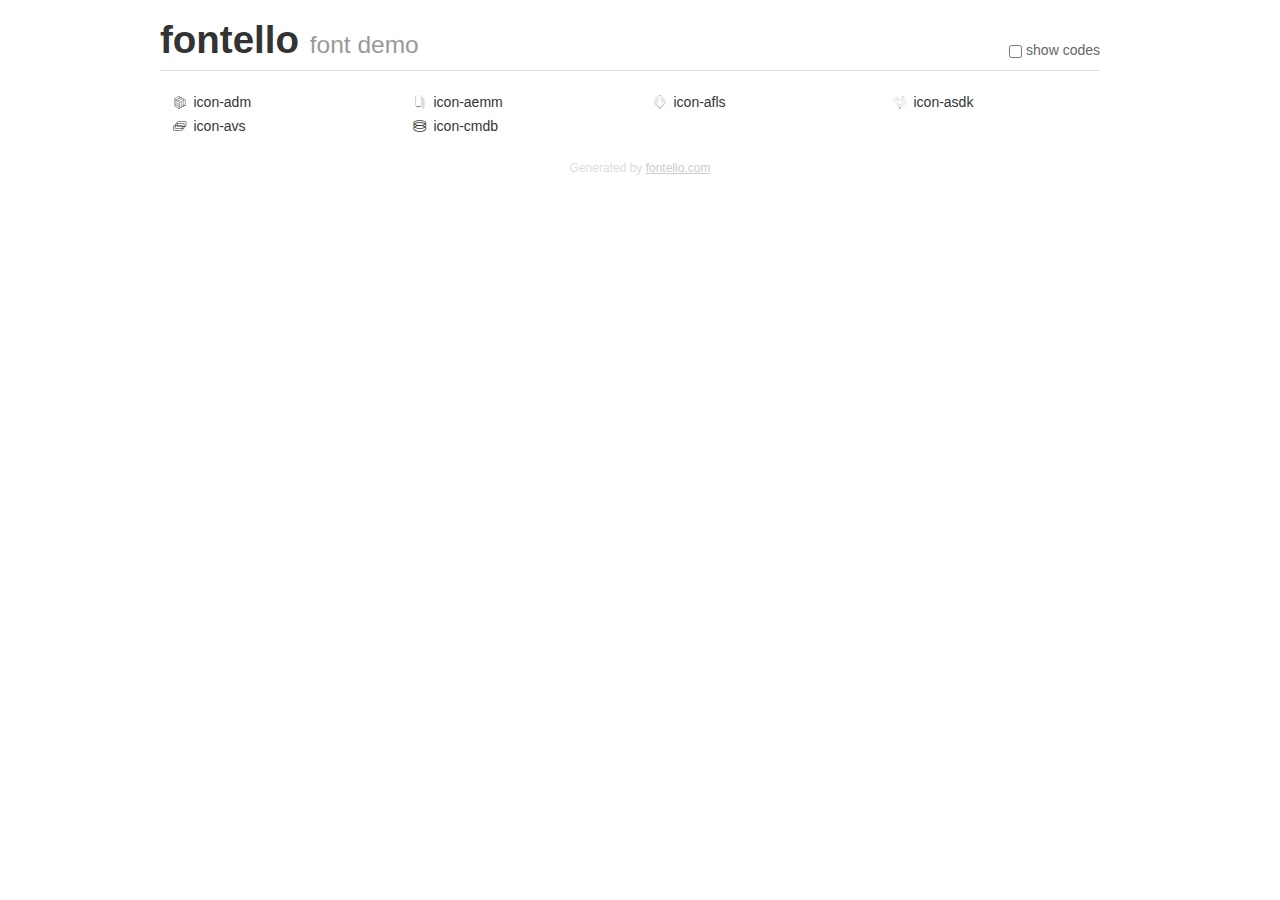
<file: assets/plugins/fontello/demo.html>
<!DOCTYPE html>
<html>
  <head><!--[if lt IE 9]><script language="javascript" type="text/javascript" src="//html5shim.googlecode.com/svn/trunk/html5.js"></script><![endif]-->
    <meta charset="UTF-8"><style>/*
 * Bootstrap v2.2.1
 *
 * Copyright 2012 Twitter, Inc
 * Licensed under the Apache License v2.0
 * http://www.apache.org/licenses/LICENSE-2.0
 *
 * Designed and built with all the love in the world @twitter by @mdo and @fat.
 */
.clearfix {
  *zoom: 1;
}
.clearfix:before,
.clearfix:after {
  display: table;
  content: "";
  line-height: 0;
}
.clearfix:after {
  clear: both;
}
html {
  font-size: 100%;
  -webkit-text-size-adjust: 100%;
  -ms-text-size-adjust: 100%;
}
a:focus {
  outline: thin dotted #333;
  outline: 5px auto -webkit-focus-ring-color;
  outline-offset: -2px;
}
a:hover,
a:active {
  outline: 0;
}
button,
input,
select,
textarea {
  margin: 0;
  font-size: 100%;
  vertical-align: middle;
}
button,
input {
  *overflow: visible;
  line-height: normal;
}
button::-moz-focus-inner,
input::-moz-focus-inner {
  padding: 0;
  border: 0;
}
body {
  margin: 0;
  font-family: "Helvetica Neue", Helvetica, Arial, sans-serif;
  font-size: 14px;
  line-height: 20px;
  color: #333;
  background-color: #fff;
}
a {
  color: #08c;
  text-decoration: none;
}
a:hover {
  color: #005580;
  text-decoration: underline;
}
.row {
  margin-left: -20px;
  *zoom: 1;
}
.row:before,
.row:after {
  display: table;
  content: "";
  line-height: 0;
}
.row:after {
  clear: both;
}
[class*="span"] {
  float: left;
  min-height: 1px;
  margin-left: 20px;
}
.container,
.navbar-static-top .container,
.navbar-fixed-top .container,
.navbar-fixed-bottom .container {
  width: 940px;
}
.span12 {
  width: 940px;
}
.span11 {
  width: 860px;
}
.span10 {
  width: 780px;
}
.span9 {
  width: 700px;
}
.span8 {
  width: 620px;
}
.span7 {
  width: 540px;
}
.span6 {
  width: 460px;
}
.span5 {
  width: 380px;
}
.span4 {
  width: 300px;
}
.span3 {
  width: 220px;
}
.span2 {
  width: 140px;
}
.span1 {
  width: 60px;
}
[class*="span"].pull-right,
.row-fluid [class*="span"].pull-right {
  float: right;
}
.container {
  margin-right: auto;
  margin-left: auto;
  *zoom: 1;
}
.container:before,
.container:after {
  display: table;
  content: "";
  line-height: 0;
}
.container:after {
  clear: both;
}
p {
  margin: 0 0 10px;
}
.lead {
  margin-bottom: 20px;
  font-size: 21px;
  font-weight: 200;
  line-height: 30px;
}
small {
  font-size: 85%;
}
h1 {
  margin: 10px 0;
  font-family: inherit;
  font-weight: bold;
  line-height: 20px;
  color: inherit;
  text-rendering: optimizelegibility;
}
h1 small {
  font-weight: normal;
  line-height: 1;
  color: #999;
}
h1 {
  line-height: 40px;
}
h1 {
  font-size: 38.5px;
}
h1 small {
  font-size: 24.5px;
}
body {
  margin-top: 90px;
}
.header {
  position: fixed;
  top: 0;
  left: 50%;
  margin-left: -480px;
  background-color: #fff;
  border-bottom: 1px solid #ddd;
  padding-top: 10px;
  z-index: 10;
}
.footer {
  color: #ddd;
  font-size: 12px;
  text-align: center;
  margin-top: 20px;
}
.footer a {
  color: #ccc;
  text-decoration: underline;
}
.the-icons {
  font-size: 14px;
  line-height: 24px;
}
.switch {
  position: absolute;
  right: 0;
  bottom: 10px;
  color: #666;
}
.switch input {
  margin-right: 0.3em;
}
.codesOn .i-name {
  display: none;
}
.codesOn .i-code {
  display: inline;
}
.i-code {
  display: none;
}
@font-face {
      font-family: 'fontello';
      src: url('./font/fontello.eot?52558615');
      src: url('./font/fontello.eot?52558615#iefix') format('embedded-opentype'),
           url('./font/fontello.woff?52558615') format('woff'),
           url('./font/fontello.ttf?52558615') format('truetype'),
           url('./font/fontello.svg?52558615#fontello') format('svg');
      font-weight: normal;
      font-style: normal;
    }
     
     
    .demo-icon
    {
      font-family: "fontello";
      font-style: normal;
      font-weight: normal;
      speak: never;
     
      display: inline-block;
      text-decoration: inherit;
      width: 1em;
      margin-right: .2em;
      text-align: center;
      /* opacity: .8; */
     
      /* For safety - reset parent styles, that can break glyph codes*/
      font-variant: normal;
      text-transform: none;
     
      /* fix buttons height, for twitter bootstrap */
      line-height: 1em;
     
      /* Animation center compensation - margins should be symmetric */
      /* remove if not needed */
      margin-left: .2em;
     
      /* You can be more comfortable with increased icons size */
      /* font-size: 120%; */
     
      /* Font smoothing. That was taken from TWBS */
      -webkit-font-smoothing: antialiased;
      -moz-osx-font-smoothing: grayscale;
     
      /* Uncomment for 3D effect */
      /* text-shadow: 1px 1px 1px rgba(127, 127, 127, 0.3); */
    }
     </style>
    <link rel="stylesheet" href="css/animation.css"><!--[if IE 7]><link rel="stylesheet" href="css/" + font.fontname + "-ie7.css"><![endif]-->
    <script>
      function toggleCodes(on) {
        var obj = document.getElementById('icons');
      
        if (on) {
          obj.className += ' codesOn';
        } else {
          obj.className = obj.className.replace(' codesOn', '');
        }
      }
      
    </script>
  </head>
  <body>
    <div class="container header">
      <h1>fontello <small>font demo</small></h1>
      <label class="switch">
        <input type="checkbox" onclick="toggleCodes(this.checked)">show codes
      </label>
    </div>
    <div class="container" id="icons">
      <div class="row">
        <div class="the-icons span3" title="Code: 0xe800"><i class="demo-icon icon-adm">&#xe800;</i> <span class="i-name">icon-adm</span><span class="i-code">0xe800</span></div>
        <div class="the-icons span3" title="Code: 0xe801"><i class="demo-icon icon-aemm">&#xe801;</i> <span class="i-name">icon-aemm</span><span class="i-code">0xe801</span></div>
        <div class="the-icons span3" title="Code: 0xe802"><i class="demo-icon icon-afls">&#xe802;</i> <span class="i-name">icon-afls</span><span class="i-code">0xe802</span></div>
        <div class="the-icons span3" title="Code: 0xe803"><i class="demo-icon icon-asdk">&#xe803;</i> <span class="i-name">icon-asdk</span><span class="i-code">0xe803</span></div>
      </div>
      <div class="row">
        <div class="the-icons span3" title="Code: 0xe804"><i class="demo-icon icon-avs">&#xe804;</i> <span class="i-name">icon-avs</span><span class="i-code">0xe804</span></div>
        <div class="the-icons span3" title="Code: 0xe805"><i class="demo-icon icon-cmdb">&#xe805;</i> <span class="i-name">icon-cmdb</span><span class="i-code">0xe805</span></div>
      </div>
    </div>
    <div class="container footer">Generated by <a href="http://fontello.com">fontello.com</a></div>
  </body>
</html>
</file>
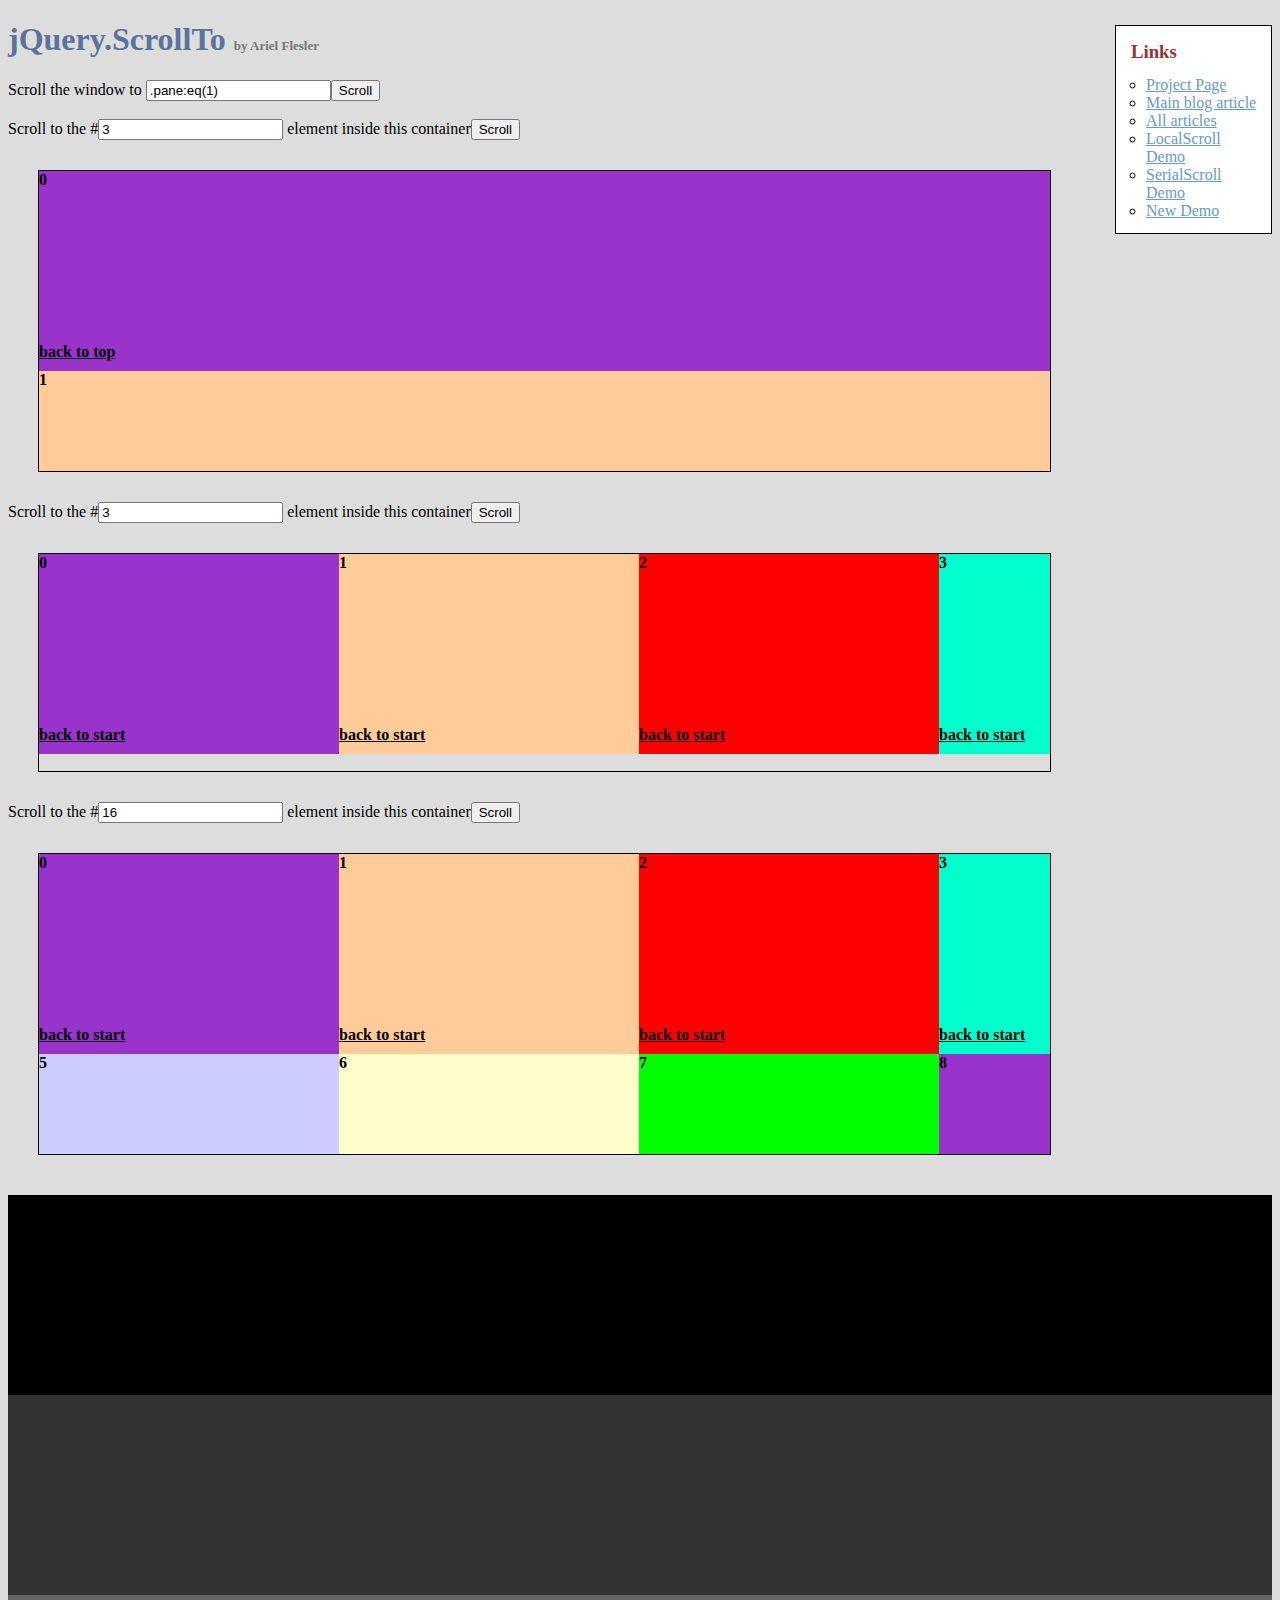
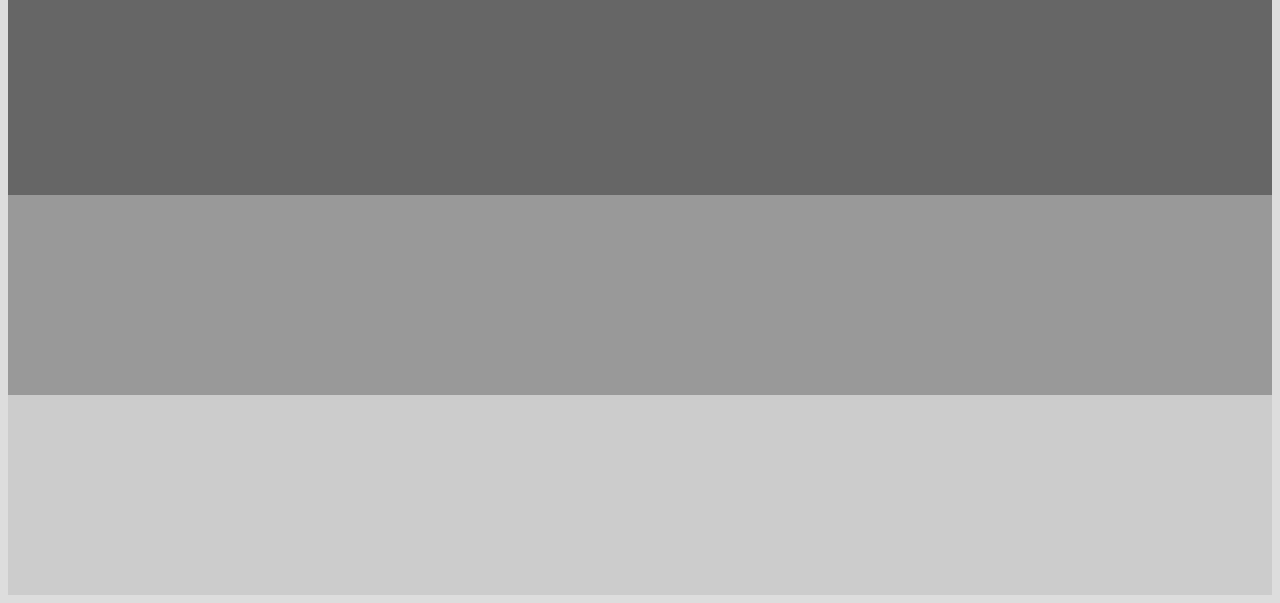
<file: assets/plugins/jquery-scrollTo/demo/index.old.html>
<!DOCTYPE html PUBLIC "-//W3C//DTD XHTML 1.0 Transitional//EN" "http://www.w3.org/TR/xhtml1/DTD/xhtml1-transitional.dtd">
<html xmlns="http://www.w3.org/1999/xhtml">
<head>
	<meta http-equiv="Content-Type" content="text/html; charset=iso-8859-1" />
	<title>jQuery.ScrollTo</title>
	<meta name="keywords" content="javascript, jquery, plugins, scroll, scrollTo, smooth, animation, to, effect, ariel, flesler, window, overflow, element, navigation, customizable" />
	<meta name="description" content="Demo of jQuery.scrollTo. Lightweight, cross-browser and highly customizable animated scrolling with jQuery, made by Ariel Flesler." />
	<meta name="robots" content="index,follow" />
	<link type="text/css" rel="stylesheet" href="css/style.old.css" />
	<script type="text/javascript" src="https://ajax.googleapis.com/ajax/libs/jquery/1.8.0/jquery.min.js"></script>
	<script type="text/javascript" src="../jquery.scrollTo.js"></script>
	<script type="text/javascript">
		jQuery(function( $ ){
			//borrowed from jQuery easing plugin
			//http://gsgd.co.uk/sandbox/jquery.easing.php
			$.easing.elasout = function(x, t, b, c, d) {
				var s=1.70158;var p=0;var a=c;
				if (t==0) return b;  if ((t/=d)==1) return b+c;  if (!p) p=d*.3;
				if (a < Math.abs(c)) { a=c; var s=p/4; }
				else var s = p/(2*Math.PI) * Math.asin (c/a);
				return a*Math.pow(2,-10*t) * Math.sin( (t*d-s)*(2*Math.PI)/p ) + c + b;
			};	
			$('button').click(function(){//this is not the cleanest way to do this, I'm just keeping it short.
				var index = parseInt( $(this).prev('input').val() ) || 0;
				var $c = $(this).parent().next();
				$c.stop().scrollTo('li:eq('+index+')', {duration:2500, easing:'elasout',axis:$c.attr('id')});
			});
			$('#btn_screen').click(function(){
				$.scrollTo( $('#txt_screen').val(), {duration:2500} );
			});
			$('div.container a').click(function(){
				var $c = $(this).parents('.container');
				$c.stop().scrollTo( 0, {duration:2000,axis:$c.attr('id'), queue:true} );
				return false;
			});
		});
	</script>
</head>
<body>
	<h1>jQuery.ScrollTo&nbsp;<strong>by Ariel Flesler</strong></h1>
	<div id="links" class="part" style="width:135px">
		<h3>Links</h3>
		<ul>
			<li><a target="_blank" href="http://plugins.jquery.com/project/ScrollTo">Project Page</a></li>
			<li><a target="_blank" href="http://flesler.blogspot.com/2007/10/jqueryscrollto.html">Main blog article</a></li>
			<li><a target="_blank" href="http://flesler.blogspot.com/search/label/jQuery.ScrollTo">All articles</a></li>
			<li><a target="_blank" href="http://flesler.webs.com/jQuery.LocalScroll/">LocalScroll Demo</a></li>
			<li><a target="_blank" href="http://flesler.webs.com/jQuery.SerialScroll/">SerialScroll Demo</a></li>
			<li><a target="_blank" href="./" rel="prev" rev="next">New Demo</a></li>
		</ul>
	</div>
	<label for="txt_screen">Scroll the window to <input id="txt_screen" type="text" value=".pane:eq(1)" /><input id="btn_screen" type="button" value="Scroll" /></label><br /><br />
	<label>Scroll to the #<input type="text" value="3" /> element inside this container<button>Scroll</button></label>
	<div id="y" class="container">
		<ul>
			<li style="background-color:#9933CC;"><p>0</p><a href="#">back to top</a></li>
			<li style="background-color:#FFCC99;"><p>1</p><a href="#">back to top</a></li>
			<li style="background-color:#FF0000;"><p>2</p><a href="#">back to top</a></li>
			<li style="background-color:#00FFCC;"><p>3</p><a href="#">back to top</a></li>
			<li style="background-color:#663366;"><p>4</p><a href="#">back to top</a></li>
			<li style="background-color:#CCCCFF;"><p>5</p><a href="#">back to top</a></li>
			<li style="background-color:#FFFFCC;"><p>6</p><a href="#">back to top</a></li>
			<li style="background-color:#00FF00;"><p>7</p><a href="#">back to top</a></li>
		</ul>
	</div>
	<label>Scroll to the #<input type="text" value="3" /> element inside this container<button>Scroll</button></label>
	<div id="x" class="container">
		<ul style="width:4820px;">
			<li style="background-color:#9933CC;"><p>0</p><a href="#">back to start</a></li>
			<li style="background-color:#FFCC99;"><p>1</p><a href="#">back to start</a></li>
			<li style="background-color:#FF0000;"><p>2</p><a href="#">back to start</a></li>
			<li style="background-color:#00FFCC;"><p>3</p><a href="#">back to start</a></li>
			<li style="background-color:#663366;"><p>4</p><a href="#">back to start</a></li>
			<li style="background-color:#CCCCFF;"><p>5</p><a href="#">back to start</a></li>
			<li style="background-color:#FFFFCC;"><p>6</p><a href="#">back to start</a></li>
			<li style="background-color:#00FF00;"><p>7</p><a href="#">back to start</a></li>
			<li style="background-color:#9933CC;"><p>8</p><a href="#">back to start</a></li>
			<li style="background-color:#FFCC99;"><p>9</p><a href="#">back to start</a></li>
			<li style="background-color:#FF0000;"><p>10</p><a href="#">back to start</a></li>
			<li style="background-color:#00FFCC;"><p>11</p><a href="#">back to start</a></li>
			<li style="background-color:#663366;"><p>12</p><a href="#">back to start</a></li>
			<li style="background-color:#CCCCFF;"><p>13</p><a href="#">back to start</a></li>
			<li style="background-color:#FFFFCC;"><p>14</p><a href="#">back to start</a></li>
			<li style="background-color:#00FF00;"><p>15</p><a href="#">back to start</a></li>
		</ul>
	</div>
	<label>Scroll to the #<input type="text" value="16" /> element inside this container<button>Scroll</button></label>
	<div id="xy" class="container">
		<ul style="width:1500px;">
			<li style="background-color:#9933CC;"><p>0</p><a href="#">back to start</a></li>
			<li style="background-color:#FFCC99;"><p>1</p><a href="#">back to start</a></li>
			<li style="background-color:#FF0000;"><p>2</p><a href="#">back to start</a></li>
			<li style="background-color:#00FFCC;"><p>3</p><a href="#">back to start</a></li>
			<li style="background-color:#663366;"><p>4</p><a href="#">back to start</a></li>
			<li style="background-color:#CCCCFF;"><p>5</p><a href="#">back to start</a></li>
			<li style="background-color:#FFFFCC;"><p>6</p><a href="#">back to start</a></li>
			<li style="background-color:#00FF00;"><p>7</p><a href="#">back to start</a></li>
			<li style="background-color:#9933CC;"><p>8</p><a href="#">back to start</a></li>
			<li style="background-color:#FFCC99;"><p>9</p><a href="#">back to start</a></li>
			<li style="background-color:#FF0000;"><p>10</p><a href="#">back to start</a></li>
			<li style="background-color:#00FFCC;"><p>11</p><a href="#">back to start</a></li>
			<li style="background-color:#663366;"><p>12</p><a href="#">back to start</a></li>
			<li style="background-color:#CCCCFF;"><p>13</p><a href="#">back to start</a></li>
			<li style="background-color:#FFFFCC;"><p>14</p><a href="#">back to start</a></li>
			<li style="background-color:#00FF00;"><p>15</p><a href="#">back to start</a></li>
			<li style="background-color:#9933CC;"><p>16</p><a href="#">back to start</a></li>
			<li style="background-color:#FFCC99;"><p>17</p><a href="#">back to start</a></li>
			<li style="background-color:#FF0000;"><p>18</p><a href="#">back to start</a></li>
			<li style="background-color:#00FFCC;"><p>19</p><a href="#">back to start</a></li>
			<li style="background-color:#663366;"><p>20</p><a href="#">back to start</a></li>
			<li style="background-color:#CCCCFF;"><p>21</p><a href="#">back to start</a></li>
			<li style="background-color:#FFFFCC;"><p>22</p><a href="#">back to start</a></li>
			<li style="background-color:#00FF00;"><p>23</p><a href="#">back to start</a></li>
			<li style="background-color:#9933CC;"><p>24</p><a href="#">back to start</a></li>
			<li style="background-color:#FFCC99;"><p>25</p><a href="#">back to start</a></li>
			<li style="background-color:#FF0000;"><p>26</p><a href="#">back to start</a></li>
			<li style="background-color:#00FFCC;"><p>27</p><a href="#">back to start</a></li>
			<li style="background-color:#663366;"><p>28</p><a href="#">back to start</a></li>
			<li style="background-color:#CCCCFF;"><p>29</p><a href="#">back to start</a></li>
		</ul>
	</div>
	<div class="pane" style="background-color:#000000;margin-top:40px;"></div>
	<div class="pane" style="background-color:#333333;"></div>
	<div class="pane" style="background-color:#666666;"></div>
	<div class="pane" style="background-color:#999999;"></div>
	<div class="pane" style="background-color:#CCCCCC;"></div>
</body>
</html>
</file>
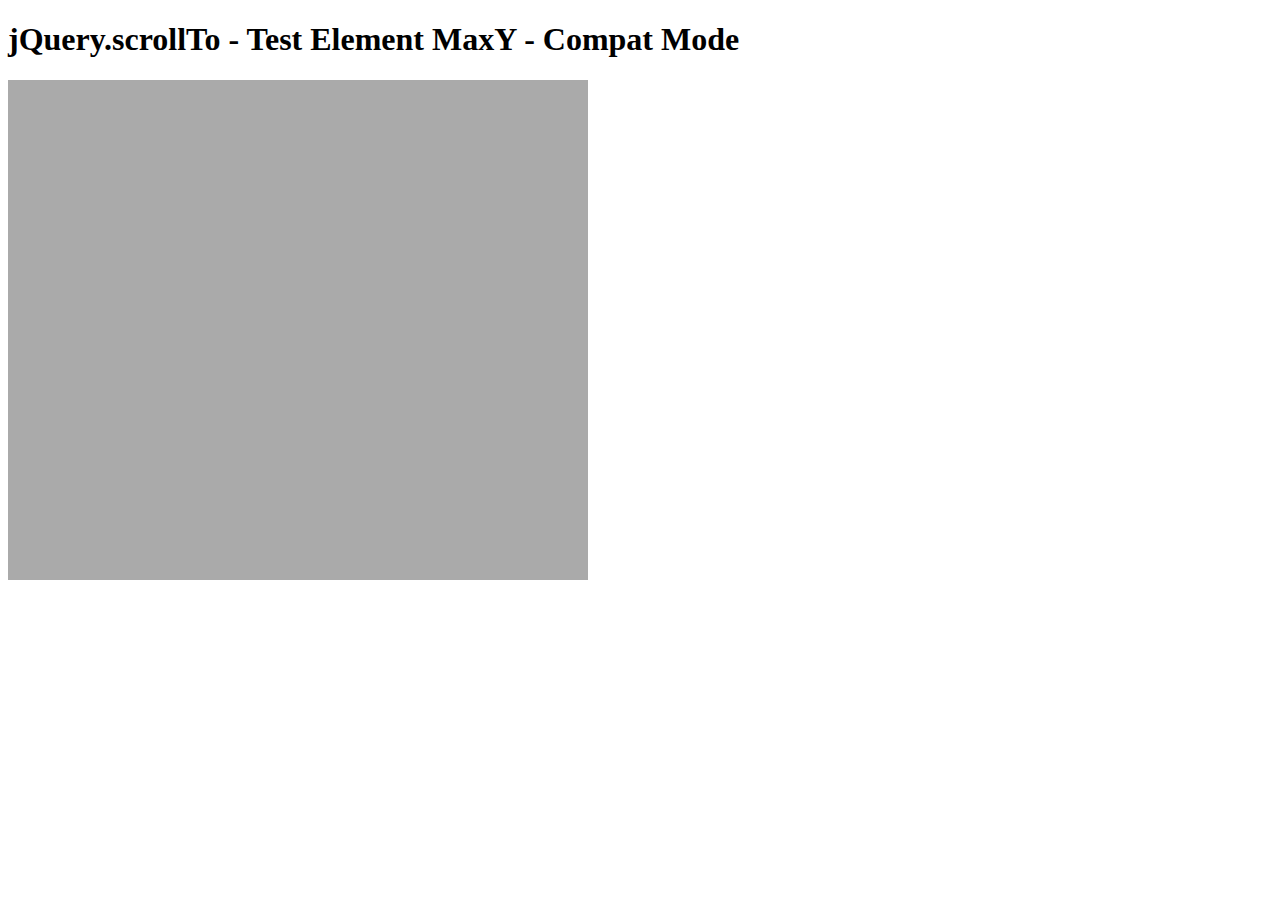
<file: assets/plugins/jquery-scrollTo/tests/ElemMaxY-compat.html>
<!DOCTYPE html PUBLIC "-//W3C//DTD XHTML 1.0 Transitional//EN" "http://www.w3.org/TR/xhtml1/DTD/xhtml1-transitional.dtd">
<html xmlns="http://www.w3.org/1999/xhtml">
<head>
	<meta http-equiv="Content-Type" content="text/html; charset=iso-8859-1" />
	<title>jQuery.scrollTo - Test Element MaxY - Compat Mode</title>
	<script type="text/javascript" src="https://code.jquery.com/jquery-1.11.0.js"></script>
	<script type="text/javascript" src="../jquery.scrollTo.js"></script>
	<script type="text/javascript" src="test.js"></script>
</head>
<body>
	<h1>jQuery.scrollTo - Test Element MaxY - Compat Mode</h1>
	
	<div id="viewport" style="width:600px;height:500px;overflow: auto">
		<div id="ua" style="height:1500px; width:500px; padding:0 40px; background-color:#AAA">
			&nbsp;
		</div>
	</div>
	<script type="text/javascript">
		$('#viewport').test();
	</script>
</html>
</file>
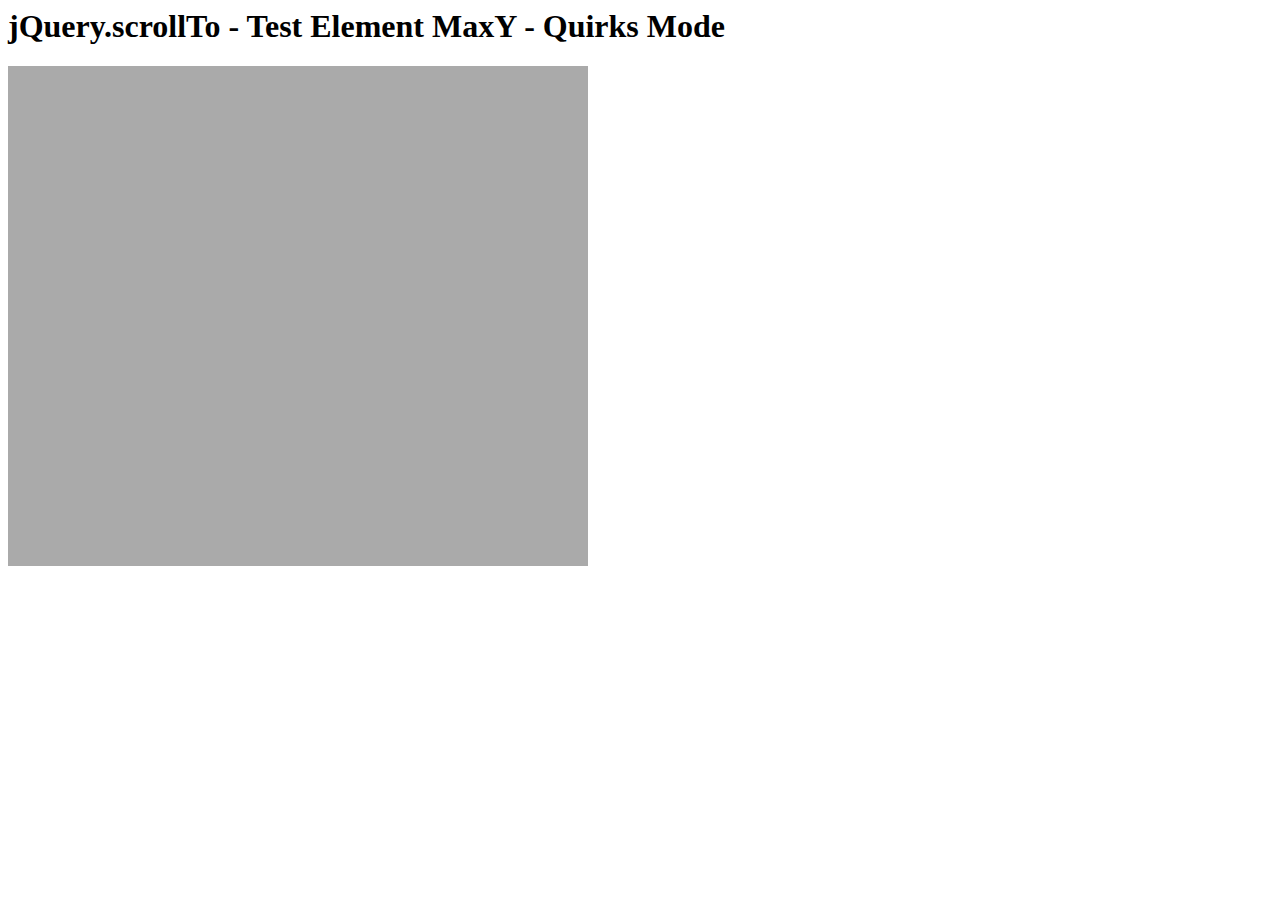
<file: assets/plugins/jquery-scrollTo/tests/ElemMaxY-quirks.html>
<html>
<head>
	<meta http-equiv="Content-Type" content="text/html; charset=iso-8859-1" />
	<title>jQuery.scrollTo - Test Element MaxY - Quirks Mode</title>
	<script type="text/javascript" src="https://code.jquery.com/jquery-1.11.0.js"></script>
	<script type="text/javascript" src="../jquery.scrollTo.js"></script>
	<script type="text/javascript" src="test.js"></script>
</head>
<body>
	<h1>jQuery.scrollTo - Test Element MaxY - Quirks Mode</h1>
	
	<div id="viewport" style="width:600px;height:500px;overflow: auto">
		<div id="ua" style="height:1500px; width:500px; padding:0 40px; background-color:#AAA">
			&nbsp;
		</div>
	</div>
	<script type="text/javascript">
		$('#viewport').test();
	</script>
</html>
</file>
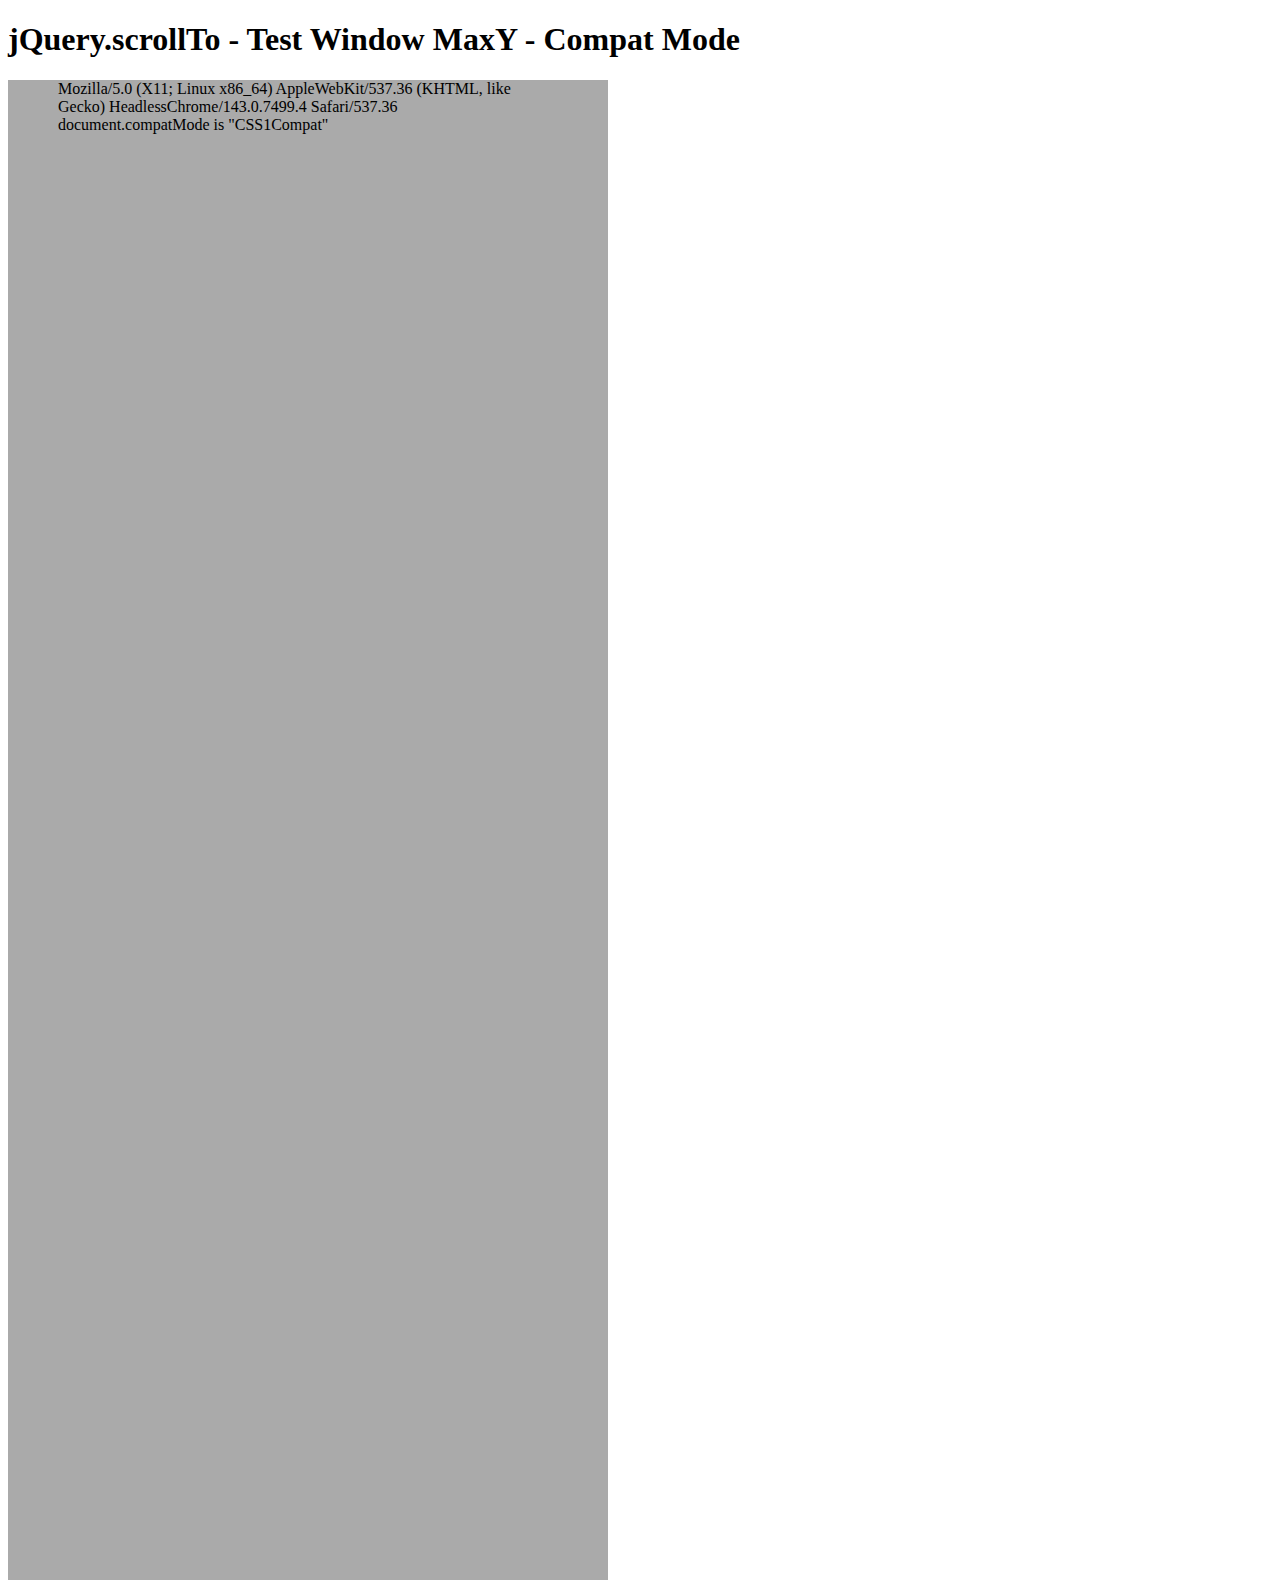
<file: assets/plugins/jquery-scrollTo/tests/WinMaxY-compat.html>
<!DOCTYPE html PUBLIC "-//W3C//DTD XHTML 1.0 Transitional//EN" "http://www.w3.org/TR/xhtml1/DTD/xhtml1-transitional.dtd">
<html xmlns="http://www.w3.org/1999/xhtml">
<head>
	<meta http-equiv="Content-Type" content="text/html; charset=iso-8859-1" />
	<title>jQuery.scrollTo - Test Window MaxY - Compat Mode</title>
	<script type="text/javascript" src="https://code.jquery.com/jquery-1.11.0.js"></script>
	<script type="text/javascript" src="../jquery.scrollTo.js"></script>
	<script type="text/javascript" src="test.js"></script>
</head>
<body>
	<h1>jQuery.scrollTo - Test Window MaxY - Compat Mode</h1>
	
	<div id="ua" style="height:1500px; width:500px; padding:0 50px; background-color:#AAA">
		&nbsp;
	</div>
	<script type="text/javascript">
		$(window).test();
	</script>
</html>
</file>
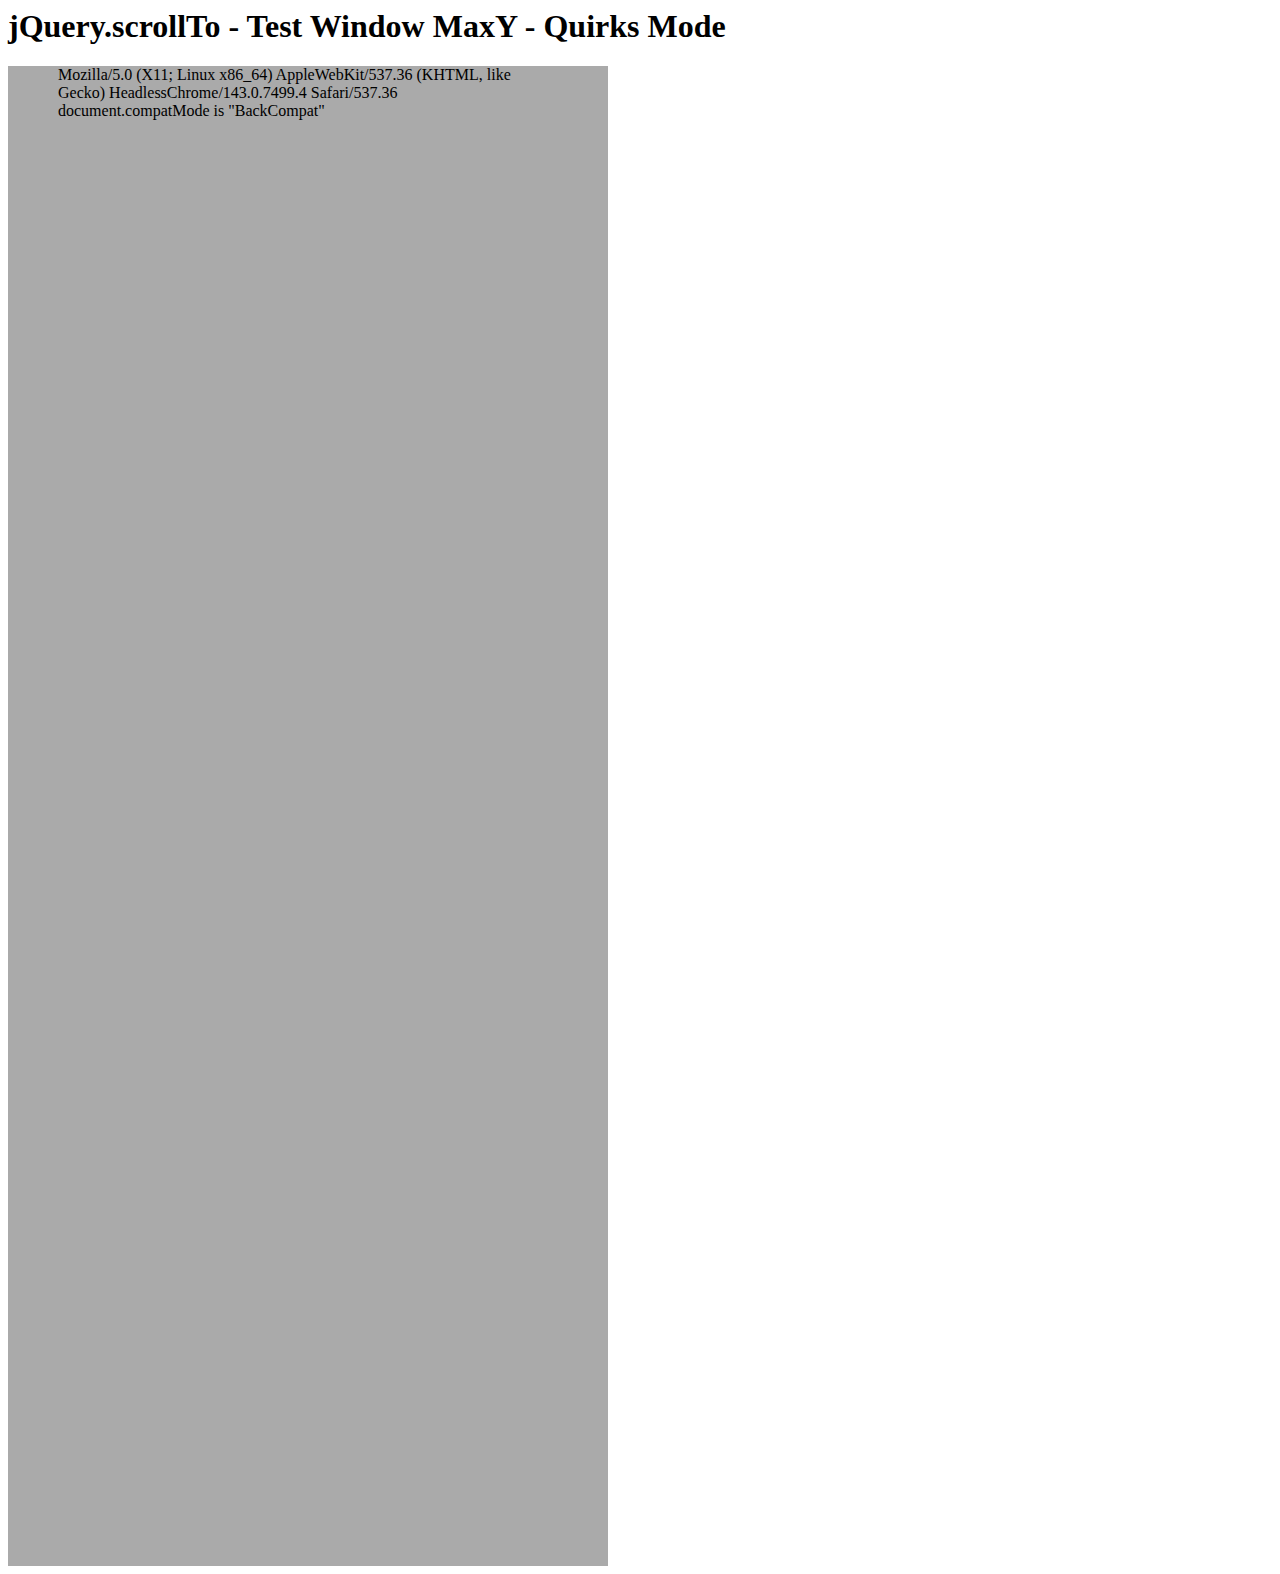
<file: assets/plugins/jquery-scrollTo/tests/WinMaxY-quirks.html>
<html>
<head>
	<meta http-equiv="Content-Type" content="text/html; charset=iso-8859-1" />
	<title>jQuery.scrollTo - Test Window MaxY - Quirks Mode</title>
	<script type="text/javascript" src="https://code.jquery.com/jquery-1.11.0.js"></script>
	<script type="text/javascript" src="../jquery.scrollTo.js"></script>
	<script type="text/javascript" src="test.js"></script>
</head>
<body>
	<h1>jQuery.scrollTo - Test Window MaxY - Quirks Mode</h1>

	<div id="ua" style="height:1500px; width:500px; padding:0 50px; background-color:#AAA">
		&nbsp;
	</div>
	<script type="text/javascript">
		$(window).test();
	</script>
</html>
</file>
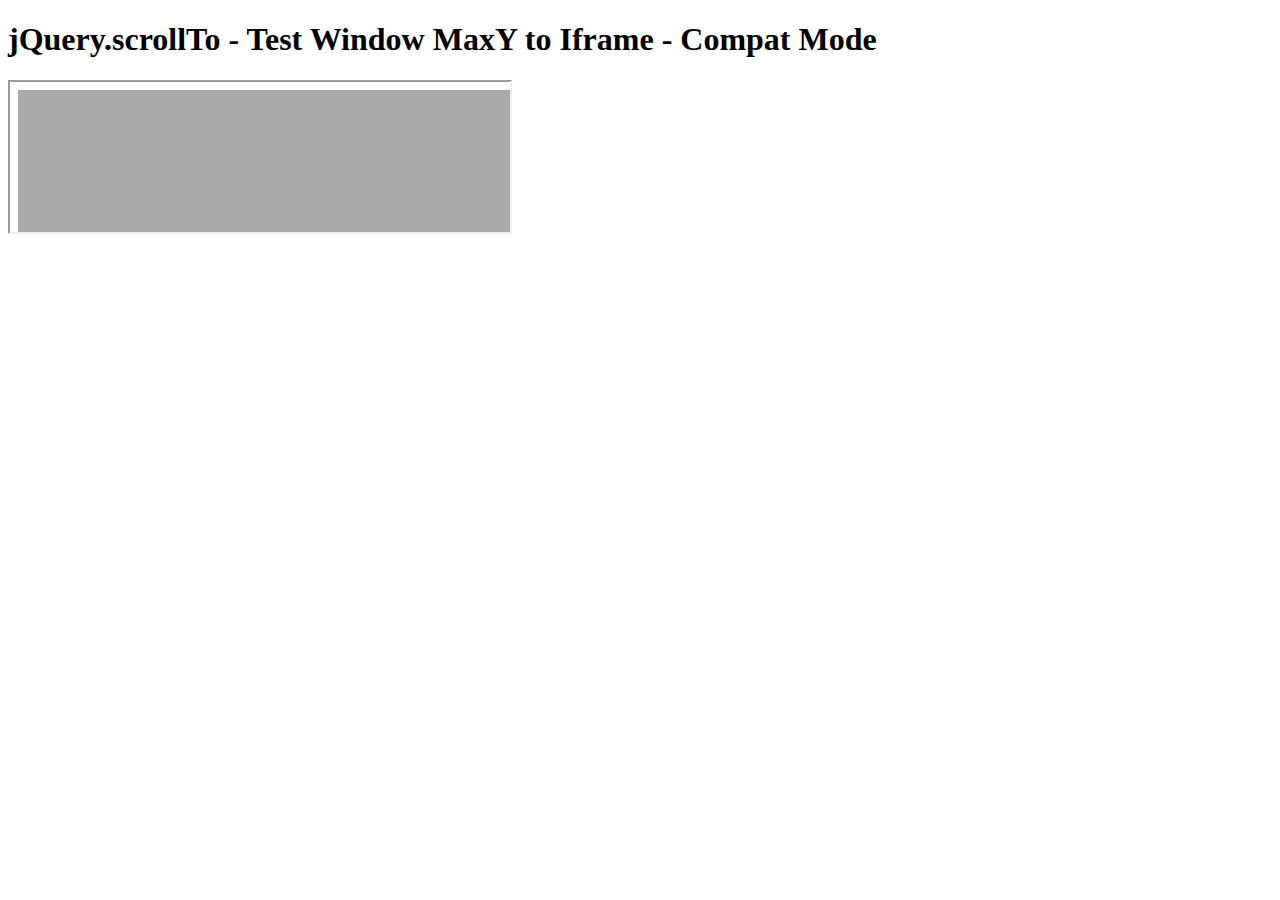
<file: assets/plugins/jquery-scrollTo/tests/WinMaxY-to-iframe-compat.html>
<!DOCTYPE html PUBLIC "-//W3C//DTD XHTML 1.0 Transitional//EN" "http://www.w3.org/TR/xhtml1/DTD/xhtml1-transitional.dtd">
<html xmlns="http://www.w3.org/1999/xhtml">
<head>
	<meta http-equiv="Content-Type" content="text/html; charset=iso-8859-1" />
	<title>jQuery.scrollTo - Test Window MaxY to Iframe - Compat Mode</title>
	<script type="text/javascript" src="https://code.jquery.com/jquery-1.11.0.js"></script>
	<script type="text/javascript" src="../jquery.scrollTo.js"></script>
	<script type="text/javascript" src="test.js"></script>
</head>
<body>
	<h1>jQuery.scrollTo - Test Window MaxY to Iframe - Compat Mode</h1>

	<iframe src="WinMaxY-compat.html?notest"  style="width:500px" /></iframe>
	
	<script type="text/javascript">
		setTimeout(function(){
			$('iframe').test();
		}, 1500 );
	</script>
</html>
</file>
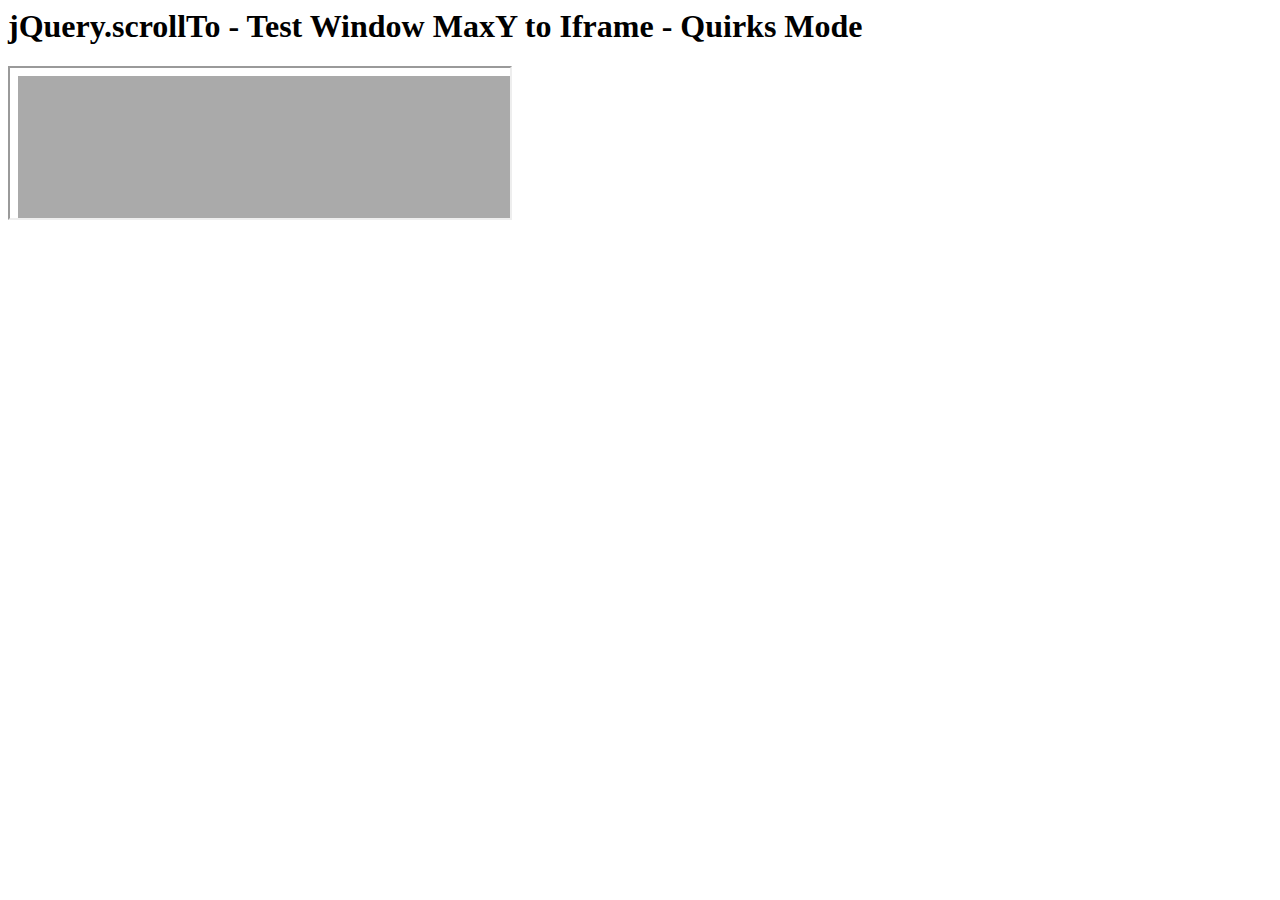
<file: assets/plugins/jquery-scrollTo/tests/WinMaxY-to-iframe-quirks.html>
<html>
<head>
	<meta http-equiv="Content-Type" content="text/html; charset=iso-8859-1" />
	<title>jQuery.scrollTo - Test Window MaxY to Iframe - Quirks Mode</title>
	<script type="text/javascript" src="https://code.jquery.com/jquery-1.11.0.js"></script>
	<script type="text/javascript" src="../jquery.scrollTo.js"></script>
	<script type="text/javascript" src="test.js"></script>
</head>
<body>
	<h1>jQuery.scrollTo - Test Window MaxY to Iframe - Quirks Mode</h1>
	
	<iframe src="WinMaxY-quirks.html?notest" style="width:500px"></iframe>
	
	<script type="text/javascript">
		setTimeout(function(){
			$('iframe').test();
		}, 1500 );
	</script>
</html>
</file>
<file: assets/plugins/elegant_font/css/style.css>
@font-face {
	font-family: 'ElegantIcons';
	src:url('fonts/ElegantIcons.eot');
	src:url('fonts/ElegantIcons.eot?#iefix') format('embedded-opentype'),
		url('fonts/ElegantIcons.woff') format('woff'),
		url('fonts/ElegantIcons.ttf') format('truetype'),
		url('fonts/ElegantIcons.svg#ElegantIcons') format('svg');
	font-weight: normal;
	font-style: normal;
}

/* Use the following CSS code if you want to use data attributes for inserting your icons */
[data-icon]:before {
	font-family: 'ElegantIcons';
	content: attr(data-icon);
	speak: none;
	font-weight: normal;
	font-variant: normal;
	text-transform: none;
	line-height: 1;
	-webkit-font-smoothing: antialiased;
	-moz-osx-font-smoothing: grayscale;
}

/* Use the following CSS code if you want to have a class per icon */
/*
Instead of a list of all class selectors,
you can use the generic selector below, but it's slower:
[class*="your-class-prefix"] {
*/
.arrow_up, .arrow_down, .arrow_left, .arrow_right, .arrow_left-up, .arrow_right-up, .arrow_right-down, .arrow_left-down, .arrow-up-down, .arrow_up-down_alt, .arrow_left-right_alt, .arrow_left-right, .arrow_expand_alt2, .arrow_expand_alt, .arrow_condense, .arrow_expand, .arrow_move, .arrow_carrot-up, .arrow_carrot-down, .arrow_carrot-left, .arrow_carrot-right, .arrow_carrot-2up, .arrow_carrot-2down, .arrow_carrot-2left, .arrow_carrot-2right, .arrow_carrot-up_alt2, .arrow_carrot-down_alt2, .arrow_carrot-left_alt2, .arrow_carrot-right_alt2, .arrow_carrot-2up_alt2, .arrow_carrot-2down_alt2, .arrow_carrot-2left_alt2, .arrow_carrot-2right_alt2, .arrow_triangle-up, .arrow_triangle-down, .arrow_triangle-left, .arrow_triangle-right, .arrow_triangle-up_alt2, .arrow_triangle-down_alt2, .arrow_triangle-left_alt2, .arrow_triangle-right_alt2, .arrow_back, .icon_minus-06, .icon_plus, .icon_close, .icon_check, .icon_minus_alt2, .icon_plus_alt2, .icon_close_alt2, .icon_check_alt2, .icon_zoom-out_alt, .icon_zoom-in_alt, .icon_search, .icon_box-empty, .icon_box-selected, .icon_minus-box, .icon_plus-box, .icon_box-checked, .icon_circle-empty, .icon_circle-slelected, .icon_stop_alt2, .icon_stop, .icon_pause_alt2, .icon_pause, .icon_menu, .icon_menu-square_alt2, .icon_menu-circle_alt2, .icon_ul, .icon_ol, .icon_adjust-horiz, .icon_adjust-vert, .icon_document_alt, .icon_documents_alt, .icon_pencil, .icon_pencil-edit_alt, .icon_pencil-edit, .icon_folder-alt, .icon_folder-open_alt, .icon_folder-add_alt, .icon_info_alt, .icon_error-oct_alt, .icon_error-circle_alt, .icon_error-triangle_alt, .icon_question_alt2, .icon_question, .icon_comment_alt, .icon_chat_alt, .icon_vol-mute_alt, .icon_volume-low_alt, .icon_volume-high_alt, .icon_quotations, .icon_quotations_alt2, .icon_clock_alt, .icon_lock_alt, .icon_lock-open_alt, .icon_key_alt, .icon_cloud_alt, .icon_cloud-upload_alt, .icon_cloud-download_alt, .icon_image, .icon_images, .icon_lightbulb_alt, .icon_gift_alt, .icon_house_alt, .icon_genius, .icon_mobile, .icon_tablet, .icon_laptop, .icon_desktop, .icon_camera_alt, .icon_mail_alt, .icon_cone_alt, .icon_ribbon_alt, .icon_bag_alt, .icon_creditcard, .icon_cart_alt, .icon_paperclip, .icon_tag_alt, .icon_tags_alt, .icon_trash_alt, .icon_cursor_alt, .icon_mic_alt, .icon_compass_alt, .icon_pin_alt, .icon_pushpin_alt, .icon_map_alt, .icon_drawer_alt, .icon_toolbox_alt, .icon_book_alt, .icon_calendar, .icon_film, .icon_table, .icon_contacts_alt, .icon_headphones, .icon_lifesaver, .icon_piechart, .icon_refresh, .icon_link_alt, .icon_link, .icon_loading, .icon_blocked, .icon_archive_alt, .icon_heart_alt, .icon_star_alt, .icon_star-half_alt, .icon_star, .icon_star-half, .icon_tools, .icon_tool, .icon_cog, .icon_cogs, .arrow_up_alt, .arrow_down_alt, .arrow_left_alt, .arrow_right_alt, .arrow_left-up_alt, .arrow_right-up_alt, .arrow_right-down_alt, .arrow_left-down_alt, .arrow_condense_alt, .arrow_expand_alt3, .arrow_carrot_up_alt, .arrow_carrot-down_alt, .arrow_carrot-left_alt, .arrow_carrot-right_alt, .arrow_carrot-2up_alt, .arrow_carrot-2dwnn_alt, .arrow_carrot-2left_alt, .arrow_carrot-2right_alt, .arrow_triangle-up_alt, .arrow_triangle-down_alt, .arrow_triangle-left_alt, .arrow_triangle-right_alt, .icon_minus_alt, .icon_plus_alt, .icon_close_alt, .icon_check_alt, .icon_zoom-out, .icon_zoom-in, .icon_stop_alt, .icon_menu-square_alt, .icon_menu-circle_alt, .icon_document, .icon_documents, .icon_pencil_alt, .icon_folder, .icon_folder-open, .icon_folder-add, .icon_folder_upload, .icon_folder_download, .icon_info, .icon_error-circle, .icon_error-oct, .icon_error-triangle, .icon_question_alt, .icon_comment, .icon_chat, .icon_vol-mute, .icon_volume-low, .icon_volume-high, .icon_quotations_alt, .icon_clock, .icon_lock, .icon_lock-open, .icon_key, .icon_cloud, .icon_cloud-upload, .icon_cloud-download, .icon_lightbulb, .icon_gift, .icon_house, .icon_camera, .icon_mail, .icon_cone, .icon_ribbon, .icon_bag, .icon_cart, .icon_tag, .icon_tags, .icon_trash, .icon_cursor, .icon_mic, .icon_compass, .icon_pin, .icon_pushpin, .icon_map, .icon_drawer, .icon_toolbox, .icon_book, .icon_contacts, .icon_archive, .icon_heart, .icon_profile, .icon_group, .icon_grid-2x2, .icon_grid-3x3, .icon_music, .icon_pause_alt, .icon_phone, .icon_upload, .icon_download, .social_facebook, .social_twitter, .social_pinterest, .social_googleplus, .social_tumblr, .social_tumbleupon, .social_wordpress, .social_instagram, .social_dribbble, .social_vimeo, .social_linkedin, .social_rss, .social_deviantart, .social_share, .social_myspace, .social_skype, .social_youtube, .social_picassa, .social_googledrive, .social_flickr, .social_blogger, .social_spotify, .social_delicious, .social_facebook_circle, .social_twitter_circle, .social_pinterest_circle, .social_googleplus_circle, .social_tumblr_circle, .social_stumbleupon_circle, .social_wordpress_circle, .social_instagram_circle, .social_dribbble_circle, .social_vimeo_circle, .social_linkedin_circle, .social_rss_circle, .social_deviantart_circle, .social_share_circle, .social_myspace_circle, .social_skype_circle, .social_youtube_circle, .social_picassa_circle, .social_googledrive_alt2, .social_flickr_circle, .social_blogger_circle, .social_spotify_circle, .social_delicious_circle, .social_facebook_square, .social_twitter_square, .social_pinterest_square, .social_googleplus_square, .social_tumblr_square, .social_stumbleupon_square, .social_wordpress_square, .social_instagram_square, .social_dribbble_square, .social_vimeo_square, .social_linkedin_square, .social_rss_square, .social_deviantart_square, .social_share_square, .social_myspace_square, .social_skype_square, .social_youtube_square, .social_picassa_square, .social_googledrive_square, .social_flickr_square, .social_blogger_square, .social_spotify_square, .social_delicious_square, .icon_printer, .icon_calulator, .icon_building, .icon_floppy, .icon_drive, .icon_search-2, .icon_id, .icon_id-2, .icon_puzzle, .icon_like, .icon_dislike, .icon_mug, .icon_currency, .icon_wallet, .icon_pens, .icon_easel, .icon_flowchart, .icon_datareport, .icon_briefcase, .icon_shield, .icon_percent, .icon_globe, .icon_globe-2, .icon_target, .icon_hourglass, .icon_balance, .icon_rook, .icon_printer-alt, .icon_calculator_alt, .icon_building_alt, .icon_floppy_alt, .icon_drive_alt, .icon_search_alt, .icon_id_alt, .icon_id-2_alt, .icon_puzzle_alt, .icon_like_alt, .icon_dislike_alt, .icon_mug_alt, .icon_currency_alt, .icon_wallet_alt, .icon_pens_alt, .icon_easel_alt, .icon_flowchart_alt, .icon_datareport_alt, .icon_briefcase_alt, .icon_shield_alt, .icon_percent_alt, .icon_globe_alt, .icon_clipboard {
	font-family: 'ElegantIcons';
	speak: none;
	font-style: normal;
	font-weight: normal;
	font-variant: normal;
	text-transform: none;
	line-height: 1;
	-webkit-font-smoothing: antialiased;
}
.arrow_up:before {
	content: "\21";
}
.arrow_down:before {
	content: "\22";
}
.arrow_left:before {
	content: "\23";
}
.arrow_right:before {
	content: "\24";
}
.arrow_left-up:before {
	content: "\25";
}
.arrow_right-up:before {
	content: "\26";
}
.arrow_right-down:before {
	content: "\27";
}
.arrow_left-down:before {
	content: "\28";
}
.arrow-up-down:before {
	content: "\29";
}
.arrow_up-down_alt:before {
	content: "\2a";
}
.arrow_left-right_alt:before {
	content: "\2b";
}
.arrow_left-right:before {
	content: "\2c";
}
.arrow_expand_alt2:before {
	content: "\2d";
}
.arrow_expand_alt:before {
	content: "\2e";
}
.arrow_condense:before {
	content: "\2f";
}
.arrow_expand:before {
	content: "\30";
}
.arrow_move:before {
	content: "\31";
}
.arrow_carrot-up:before {
	content: "\32";
}
.arrow_carrot-down:before {
	content: "\33";
}
.arrow_carrot-left:before {
	content: "\34";
}
.arrow_carrot-right:before {
	content: "\35";
}
.arrow_carrot-2up:before {
	content: "\36";
}
.arrow_carrot-2down:before {
	content: "\37";
}
.arrow_carrot-2left:before {
	content: "\38";
}
.arrow_carrot-2right:before {
	content: "\39";
}
.arrow_carrot-up_alt2:before {
	content: "\3a";
}
.arrow_carrot-down_alt2:before {
	content: "\3b";
}
.arrow_carrot-left_alt2:before {
	content: "\3c";
}
.arrow_carrot-right_alt2:before {
	content: "\3d";
}
.arrow_carrot-2up_alt2:before {
	content: "\3e";
}
.arrow_carrot-2down_alt2:before {
	content: "\3f";
}
.arrow_carrot-2left_alt2:before {
	content: "\40";
}
.arrow_carrot-2right_alt2:before {
	content: "\41";
}
.arrow_triangle-up:before {
	content: "\42";
}
.arrow_triangle-down:before {
	content: "\43";
}
.arrow_triangle-left:before {
	content: "\44";
}
.arrow_triangle-right:before {
	content: "\45";
}
.arrow_triangle-up_alt2:before {
	content: "\46";
}
.arrow_triangle-down_alt2:before {
	content: "\47";
}
.arrow_triangle-left_alt2:before {
	content: "\48";
}
.arrow_triangle-right_alt2:before {
	content: "\49";
}
.arrow_back:before {
	content: "\4a";
}
.icon_minus-06:before {
	content: "\4b";
}
.icon_plus:before {
	content: "\4c";
}
.icon_close:before {
	content: "\4d";
}
.icon_check:before {
	content: "\4e";
}
.icon_minus_alt2:before {
	content: "\4f";
}
.icon_plus_alt2:before {
	content: "\50";
}
.icon_close_alt2:before {
	content: "\51";
}
.icon_check_alt2:before {
	content: "\52";
}
.icon_zoom-out_alt:before {
	content: "\53";
}
.icon_zoom-in_alt:before {
	content: "\54";
}
.icon_search:before {
	content: "\55";
}
.icon_box-empty:before {
	content: "\56";
}
.icon_box-selected:before {
	content: "\57";
}
.icon_minus-box:before {
	content: "\58";
}
.icon_plus-box:before {
	content: "\59";
}
.icon_box-checked:before {
	content: "\5a";
}
.icon_circle-empty:before {
	content: "\5b";
}
.icon_circle-slelected:before {
	content: "\5c";
}
.icon_stop_alt2:before {
	content: "\5d";
}
.icon_stop:before {
	content: "\5e";
}
.icon_pause_alt2:before {
	content: "\5f";
}
.icon_pause:before {
	content: "\60";
}
.icon_menu:before {
	content: "\61";
}
.icon_menu-square_alt2:before {
	content: "\62";
}
.icon_menu-circle_alt2:before {
	content: "\63";
}
.icon_ul:before {
	content: "\64";
}
.icon_ol:before {
	content: "\65";
}
.icon_adjust-horiz:before {
	content: "\66";
}
.icon_adjust-vert:before {
	content: "\67";
}
.icon_document_alt:before {
	content: "\68";
}
.icon_documents_alt:before {
	content: "\69";
}
.icon_pencil:before {
	content: "\6a";
}
.icon_pencil-edit_alt:before {
	content: "\6b";
}
.icon_pencil-edit:before {
	content: "\6c";
}
.icon_folder-alt:before {
	content: "\6d";
}
.icon_folder-open_alt:before {
	content: "\6e";
}
.icon_folder-add_alt:before {
	content: "\6f";
}
.icon_info_alt:before {
	content: "\70";
}
.icon_error-oct_alt:before {
	content: "\71";
}
.icon_error-circle_alt:before {
	content: "\72";
}
.icon_error-triangle_alt:before {
	content: "\73";
}
.icon_question_alt2:before {
	content: "\74";
}
.icon_question:before {
	content: "\75";
}
.icon_comment_alt:before {
	content: "\76";
}
.icon_chat_alt:before {
	content: "\77";
}
.icon_vol-mute_alt:before {
	content: "\78";
}
.icon_volume-low_alt:before {
	content: "\79";
}
.icon_volume-high_alt:before {
	content: "\7a";
}
.icon_quotations:before {
	content: "\7b";
}
.icon_quotations_alt2:before {
	content: "\7c";
}
.icon_clock_alt:before {
	content: "\7d";
}
.icon_lock_alt:before {
	content: "\7e";
}
.icon_lock-open_alt:before {
	content: "\e000";
}
.icon_key_alt:before {
	content: "\e001";
}
.icon_cloud_alt:before {
	content: "\e002";
}
.icon_cloud-upload_alt:before {
	content: "\e003";
}
.icon_cloud-download_alt:before {
	content: "\e004";
}
.icon_image:before {
	content: "\e005";
}
.icon_images:before {
	content: "\e006";
}
.icon_lightbulb_alt:before {
	content: "\e007";
}
.icon_gift_alt:before {
	content: "\e008";
}
.icon_house_alt:before {
	content: "\e009";
}
.icon_genius:before {
	content: "\e00a";
}
.icon_mobile:before {
	content: "\e00b";
}
.icon_tablet:before {
	content: "\e00c";
}
.icon_laptop:before {
	content: "\e00d";
}
.icon_desktop:before {
	content: "\e00e";
}
.icon_camera_alt:before {
	content: "\e00f";
}
.icon_mail_alt:before {
	content: "\e010";
}
.icon_cone_alt:before {
	content: "\e011";
}
.icon_ribbon_alt:before {
	content: "\e012";
}
.icon_bag_alt:before {
	content: "\e013";
}
.icon_creditcard:before {
	content: "\e014";
}
.icon_cart_alt:before {
	content: "\e015";
}
.icon_paperclip:before {
	content: "\e016";
}
.icon_tag_alt:before {
	content: "\e017";
}
.icon_tags_alt:before {
	content: "\e018";
}
.icon_trash_alt:before {
	content: "\e019";
}
.icon_cursor_alt:before {
	content: "\e01a";
}
.icon_mic_alt:before {
	content: "\e01b";
}
.icon_compass_alt:before {
	content: "\e01c";
}
.icon_pin_alt:before {
	content: "\e01d";
}
.icon_pushpin_alt:before {
	content: "\e01e";
}
.icon_map_alt:before {
	content: "\e01f";
}
.icon_drawer_alt:before {
	content: "\e020";
}
.icon_toolbox_alt:before {
	content: "\e021";
}
.icon_book_alt:before {
	content: "\e022";
}
.icon_calendar:before {
	content: "\e023";
}
.icon_film:before {
	content: "\e024";
}
.icon_table:before {
	content: "\e025";
}
.icon_contacts_alt:before {
	content: "\e026";
}
.icon_headphones:before {
	content: "\e027";
}
.icon_lifesaver:before {
	content: "\e028";
}
.icon_piechart:before {
	content: "\e029";
}
.icon_refresh:before {
	content: "\e02a";
}
.icon_link_alt:before {
	content: "\e02b";
}
.icon_link:before {
	content: "\e02c";
}
.icon_loading:before {
	content: "\e02d";
}
.icon_blocked:before {
	content: "\e02e";
}
.icon_archive_alt:before {
	content: "\e02f";
}
.icon_heart_alt:before {
	content: "\e030";
}
.icon_star_alt:before {
	content: "\e031";
}
.icon_star-half_alt:before {
	content: "\e032";
}
.icon_star:before {
	content: "\e033";
}
.icon_star-half:before {
	content: "\e034";
}
.icon_tools:before {
	content: "\e035";
}
.icon_tool:before {
	content: "\e036";
}
.icon_cog:before {
	content: "\e037";
}
.icon_cogs:before {
	content: "\e038";
}
.arrow_up_alt:before {
	content: "\e039";
}
.arrow_down_alt:before {
	content: "\e03a";
}
.arrow_left_alt:before {
	content: "\e03b";
}
.arrow_right_alt:before {
	content: "\e03c";
}
.arrow_left-up_alt:before {
	content: "\e03d";
}
.arrow_right-up_alt:before {
	content: "\e03e";
}
.arrow_right-down_alt:before {
	content: "\e03f";
}
.arrow_left-down_alt:before {
	content: "\e040";
}
.arrow_condense_alt:before {
	content: "\e041";
}
.arrow_expand_alt3:before {
	content: "\e042";
}
.arrow_carrot_up_alt:before {
	content: "\e043";
}
.arrow_carrot-down_alt:before {
	content: "\e044";
}
.arrow_carrot-left_alt:before {
	content: "\e045";
}
.arrow_carrot-right_alt:before {
	content: "\e046";
}
.arrow_carrot-2up_alt:before {
	content: "\e047";
}
.arrow_carrot-2dwnn_alt:before {
	content: "\e048";
}
.arrow_carrot-2left_alt:before {
	content: "\e049";
}
.arrow_carrot-2right_alt:before {
	content: "\e04a";
}
.arrow_triangle-up_alt:before {
	content: "\e04b";
}
.arrow_triangle-down_alt:before {
	content: "\e04c";
}
.arrow_triangle-left_alt:before {
	content: "\e04d";
}
.arrow_triangle-right_alt:before {
	content: "\e04e";
}
.icon_minus_alt:before {
	content: "\e04f";
}
.icon_plus_alt:before {
	content: "\e050";
}
.icon_close_alt:before {
	content: "\e051";
}
.icon_check_alt:before {
	content: "\e052";
}
.icon_zoom-out:before {
	content: "\e053";
}
.icon_zoom-in:before {
	content: "\e054";
}
.icon_stop_alt:before {
	content: "\e055";
}
.icon_menu-square_alt:before {
	content: "\e056";
}
.icon_menu-circle_alt:before {
	content: "\e057";
}
.icon_document:before {
	content: "\e058";
}
.icon_documents:before {
	content: "\e059";
}
.icon_pencil_alt:before {
	content: "\e05a";
}
.icon_folder:before {
	content: "\e05b";
}
.icon_folder-open:before {
	content: "\e05c";
}
.icon_folder-add:before {
	content: "\e05d";
}
.icon_folder_upload:before {
	content: "\e05e";
}
.icon_folder_download:before {
	content: "\e05f";
}
.icon_info:before {
	content: "\e060";
}
.icon_error-circle:before {
	content: "\e061";
}
.icon_error-oct:before {
	content: "\e062";
}
.icon_error-triangle:before {
	content: "\e063";
}
.icon_question_alt:before {
	content: "\e064";
}
.icon_comment:before {
	content: "\e065";
}
.icon_chat:before {
	content: "\e066";
}
.icon_vol-mute:before {
	content: "\e067";
}
.icon_volume-low:before {
	content: "\e068";
}
.icon_volume-high:before {
	content: "\e069";
}
.icon_quotations_alt:before {
	content: "\e06a";
}
.icon_clock:before {
	content: "\e06b";
}
.icon_lock:before {
	content: "\e06c";
}
.icon_lock-open:before {
	content: "\e06d";
}
.icon_key:before {
	content: "\e06e";
}
.icon_cloud:before {
	content: "\e06f";
}
.icon_cloud-upload:before {
	content: "\e070";
}
.icon_cloud-download:before {
	content: "\e071";
}
.icon_lightbulb:before {
	content: "\e072";
}
.icon_gift:before {
	content: "\e073";
}
.icon_house:before {
	content: "\e074";
}
.icon_camera:before {
	content: "\e075";
}
.icon_mail:before {
	content: "\e076";
}
.icon_cone:before {
	content: "\e077";
}
.icon_ribbon:before {
	content: "\e078";
}
.icon_bag:before {
	content: "\e079";
}
.icon_cart:before {
	content: "\e07a";
}
.icon_tag:before {
	content: "\e07b";
}
.icon_tags:before {
	content: "\e07c";
}
.icon_trash:before {
	content: "\e07d";
}
.icon_cursor:before {
	content: "\e07e";
}
.icon_mic:before {
	content: "\e07f";
}
.icon_compass:before {
	content: "\e080";
}
.icon_pin:before {
	content: "\e081";
}
.icon_pushpin:before {
	content: "\e082";
}
.icon_map:before {
	content: "\e083";
}
.icon_drawer:before {
	content: "\e084";
}
.icon_toolbox:before {
	content: "\e085";
}
.icon_book:before {
	content: "\e086";
}
.icon_contacts:before {
	content: "\e087";
}
.icon_archive:before {
	content: "\e088";
}
.icon_heart:before {
	content: "\e089";
}
.icon_profile:before {
	content: "\e08a";
}
.icon_group:before {
	content: "\e08b";
}
.icon_grid-2x2:before {
	content: "\e08c";
}
.icon_grid-3x3:before {
	content: "\e08d";
}
.icon_music:before {
	content: "\e08e";
}
.icon_pause_alt:before {
	content: "\e08f";
}
.icon_phone:before {
	content: "\e090";
}
.icon_upload:before {
	content: "\e091";
}
.icon_download:before {
	content: "\e092";
}
.social_facebook:before {
	content: "\e093";
}
.social_twitter:before {
	content: "\e094";
}
.social_pinterest:before {
	content: "\e095";
}
.social_googleplus:before {
	content: "\e096";
}
.social_tumblr:before {
	content: "\e097";
}
.social_tumbleupon:before {
	content: "\e098";
}
.social_wordpress:before {
	content: "\e099";
}
.social_instagram:before {
	content: "\e09a";
}
.social_dribbble:before {
	content: "\e09b";
}
.social_vimeo:before {
	content: "\e09c";
}
.social_linkedin:before {
	content: "\e09d";
}
.social_rss:before {
	content: "\e09e";
}
.social_deviantart:before {
	content: "\e09f";
}
.social_share:before {
	content: "\e0a0";
}
.social_myspace:before {
	content: "\e0a1";
}
.social_skype:before {
	content: "\e0a2";
}
.social_youtube:before {
	content: "\e0a3";
}
.social_picassa:before {
	content: "\e0a4";
}
.social_googledrive:before {
	content: "\e0a5";
}
.social_flickr:before {
	content: "\e0a6";
}
.social_blogger:before {
	content: "\e0a7";
}
.social_spotify:before {
	content: "\e0a8";
}
.social_delicious:before {
	content: "\e0a9";
}
.social_facebook_circle:before {
	content: "\e0aa";
}
.social_twitter_circle:before {
	content: "\e0ab";
}
.social_pinterest_circle:before {
	content: "\e0ac";
}
.social_googleplus_circle:before {
	content: "\e0ad";
}
.social_tumblr_circle:before {
	content: "\e0ae";
}
.social_stumbleupon_circle:before {
	content: "\e0af";
}
.social_wordpress_circle:before {
	content: "\e0b0";
}
.social_instagram_circle:before {
	content: "\e0b1";
}
.social_dribbble_circle:before {
	content: "\e0b2";
}
.social_vimeo_circle:before {
	content: "\e0b3";
}
.social_linkedin_circle:before {
	content: "\e0b4";
}
.social_rss_circle:before {
	content: "\e0b5";
}
.social_deviantart_circle:before {
	content: "\e0b6";
}
.social_share_circle:before {
	content: "\e0b7";
}
.social_myspace_circle:before {
	content: "\e0b8";
}
.social_skype_circle:before {
	content: "\e0b9";
}
.social_youtube_circle:before {
	content: "\e0ba";
}
.social_picassa_circle:before {
	content: "\e0bb";
}
.social_googledrive_alt2:before {
	content: "\e0bc";
}
.social_flickr_circle:before {
	content: "\e0bd";
}
.social_blogger_circle:before {
	content: "\e0be";
}
.social_spotify_circle:before {
	content: "\e0bf";
}
.social_delicious_circle:before {
	content: "\e0c0";
}
.social_facebook_square:before {
	content: "\e0c1";
}
.social_twitter_square:before {
	content: "\e0c2";
}
.social_pinterest_square:before {
	content: "\e0c3";
}
.social_googleplus_square:before {
	content: "\e0c4";
}
.social_tumblr_square:before {
	content: "\e0c5";
}
.social_stumbleupon_square:before {
	content: "\e0c6";
}
.social_wordpress_square:before {
	content: "\e0c7";
}
.social_instagram_square:before {
	content: "\e0c8";
}
.social_dribbble_square:before {
	content: "\e0c9";
}
.social_vimeo_square:before {
	content: "\e0ca";
}
.social_linkedin_square:before {
	content: "\e0cb";
}
.social_rss_square:before {
	content: "\e0cc";
}
.social_deviantart_square:before {
	content: "\e0cd";
}
.social_share_square:before {
	content: "\e0ce";
}
.social_myspace_square:before {
	content: "\e0cf";
}
.social_skype_square:before {
	content: "\e0d0";
}
.social_youtube_square:before {
	content: "\e0d1";
}
.social_picassa_square:before {
	content: "\e0d2";
}
.social_googledrive_square:before {
	content: "\e0d3";
}
.social_flickr_square:before {
	content: "\e0d4";
}
.social_blogger_square:before {
	content: "\e0d5";
}
.social_spotify_square:before {
	content: "\e0d6";
}
.social_delicious_square:before {
	content: "\e0d7";
}
.icon_printer:before {
	content: "\e103";
}
.icon_calulator:before {
	content: "\e0ee";
}
.icon_building:before {
	content: "\e0ef";
}
.icon_floppy:before {
	content: "\e0e8";
}
.icon_drive:before {
	content: "\e0ea";
}
.icon_search-2:before {
	content: "\e101";
}
.icon_id:before {
	content: "\e107";
}
.icon_id-2:before {
	content: "\e108";
}
.icon_puzzle:before {
	content: "\e102";
}
.icon_like:before {
	content: "\e106";
}
.icon_dislike:before {
	content: "\e0eb";
}
.icon_mug:before {
	content: "\e105";
}
.icon_currency:before {
	content: "\e0ed";
}
.icon_wallet:before {
	content: "\e100";
}
.icon_pens:before {
	content: "\e104";
}
.icon_easel:before {
	content: "\e0e9";
}
.icon_flowchart:before {
	content: "\e109";
}
.icon_datareport:before {
	content: "\e0ec";
}
.icon_briefcase:before {
	content: "\e0fe";
}
.icon_shield:before {
	content: "\e0f6";
}
.icon_percent:before {
	content: "\e0fb";
}
.icon_globe:before {
	content: "\e0e2";
}
.icon_globe-2:before {
	content: "\e0e3";
}
.icon_target:before {
	content: "\e0f5";
}
.icon_hourglass:before {
	content: "\e0e1";
}
.icon_balance:before {
	content: "\e0ff";
}
.icon_rook:before {
	content: "\e0f8";
}
.icon_printer-alt:before {
	content: "\e0fa";
}
.icon_calculator_alt:before {
	content: "\e0e7";
}
.icon_building_alt:before {
	content: "\e0fd";
}
.icon_floppy_alt:before {
	content: "\e0e4";
}
.icon_drive_alt:before {
	content: "\e0e5";
}
.icon_search_alt:before {
	content: "\e0f7";
}
.icon_id_alt:before {
	content: "\e0e0";
}
.icon_id-2_alt:before {
	content: "\e0fc";
}
.icon_puzzle_alt:before {
	content: "\e0f9";
}
.icon_like_alt:before {
	content: "\e0dd";
}
.icon_dislike_alt:before {
	content: "\e0f1";
}
.icon_mug_alt:before {
	content: "\e0dc";
}
.icon_currency_alt:before {
	content: "\e0f3";
}
.icon_wallet_alt:before {
	content: "\e0d8";
}
.icon_pens_alt:before {
	content: "\e0db";
}
.icon_easel_alt:before {
	content: "\e0f0";
}
.icon_flowchart_alt:before {
	content: "\e0df";
}
.icon_datareport_alt:before {
	content: "\e0f2";
}
.icon_briefcase_alt:before {
	content: "\e0f4";
}
.icon_shield_alt:before {
	content: "\e0d9";
}
.icon_percent_alt:before {
	content: "\e0da";
}
.icon_globe_alt:before {
	content: "\e0de";
}
.icon_clipboard:before {
	content: "\e0e6";
}


	.glyph {
		float: left;
		text-align: center;
		padding: .75em;
		margin: .4em 1.5em .75em 0;
		width: 6em;
text-shadow: none;
	}
        .glyph_big {
        font-size: 128px;
        color: #59c5dc;
        float: left;
        margin-right: 20px;
        }

        .glyph div { padding-bottom: 10px;}

	.glyph input {
		font-family: consolas, monospace;
		font-size: 12px;
		width: 100%;
		text-align: center;
		border: 0;
		box-shadow: 0 0 0 1px #ccc;
		padding: .2em;
                -moz-border-radius: 5px;
                -webkit-border-radius: 5px;
	}
	.centered {
		margin-left: auto;
		margin-right: auto;
	}
	.glyph .fs1 {
		font-size: 2em;
	}
</file>
<file: assets/plugins/fontello/css/fontello.css>
@font-face {
  font-family: 'fontello';
  src: url('../font/fontello.eot?21167881');
  src: url('../font/fontello.eot?21167881#iefix') format('embedded-opentype'),
       url('../font/fontello.woff2?21167881') format('woff2'),
       url('../font/fontello.woff?21167881') format('woff'),
       url('../font/fontello.ttf?21167881') format('truetype'),
       url('../font/fontello.svg?21167881#fontello') format('svg');
  font-weight: normal;
  font-style: normal;
}
/* Chrome hack: SVG is rendered more smooth in Windozze. 100% magic, uncomment if you need it. */
/* Note, that will break hinting! In other OS-es font will be not as sharp as it could be */
/*
@media screen and (-webkit-min-device-pixel-ratio:0) {
  @font-face {
    font-family: 'fontello';
    src: url('../font/fontello.svg?21167881#fontello') format('svg');
  }
}
*/
 
 [class^="icon-"]:before, [class*=" icon-"]:before {
  font-family: "fontello";
  font-style: normal;
  font-weight: normal;
  speak: never;
 
  display: inline-block;
  text-decoration: inherit;
  width: 1em;
  margin-right: .2em;
  text-align: center;
  /* opacity: .8; */
 
  /* For safety - reset parent styles, that can break glyph codes*/
  font-variant: normal;
  text-transform: none;
 
  /* fix buttons height, for twitter bootstrap */
  line-height: 1em;
 
  /* Animation center compensation - margins should be symmetric */
  /* remove if not needed */
  margin-left: .2em;
 
  /* you can be more comfortable with increased icons size */
  /* font-size: 120%; */
 
  /* Font smoothing. That was taken from TWBS */
  -webkit-font-smoothing: antialiased;
  -moz-osx-font-smoothing: grayscale;
 
  /* Uncomment for 3D effect */
  /* text-shadow: 1px 1px 1px rgba(127, 127, 127, 0.3); */
}
 
.icon-adm:before { content: '\e800'; } /* '' */
.icon-aemm:before { content: '\e801'; } /* '' */
.icon-afls:before { content: '\e802'; } /* '' */
.icon-asdk:before { content: '\e803'; } /* '' */
.icon-avs:before { content: '\e804'; } /* '' */
.icon-cmdb:before { content: '\e805'; } /* '' */
</file>
<file: assets/plugins/jquery-scrollTo/demo/css/style.css>
body{
	padding:5px;
	height:1600px;
	font-family: Verdana, sans-serif;
	background-color: #DDD;
}
ul,li,h1,h2,h3,h4,p{
	list-style:none;
	padding:0;
	margin:0;
}
.part{
	border:1px solid black;
	background-color:white;
}
	.part h3,
	.part h4,
	.part h4 a {
		color:#933;
	}
#toc{
	display:block;
	padding:10px;
	position:relative;
	margin:15px 0;
	float:left;
	width:305px;
}
	#toc h3{
		padding-bottom:10px;
	}
	#toc h3 strong{
		font-size:13px;
		color:black;
	}
#links{
	border:1px solid black;
	width:210px;
	padding:10px;
	float:right;
	margin-top:-30px;
}
	#links h3{
		color:#933;
	}
	#links ul{
		padding: 8px 0 3px 20px;
	}
	#links li{
		list-style-type:circle;
	}
	#links a{
		color:#69C;
	}
	
	#toc li, #links li{
		list-style-type:circle;
		padding-left:5px;
		margin-left:15px;
	}
		#toc a{
			color:#69C;
		}
.section{
	border:1px black solid;
	width:950px;
	padding:10px;
	margin: 5px 0;
	position:relative;
	clear:both;
}
	.section h3{
		margin-bottom:10px;
		margin-left: 8px;
	}
	.section h4{
		margin:10px 0 10px 8px;
	}
	.section li{
		float:left;
	}
	.pane{
		overflow:auto;
		clear:left;
		margin: 10px 0 0 10px;
		position:relative;
		width:826px;
		height:322px;
	}
ul.elements{
	background-color:#5B739C;
}
	ul.elements li{
		width:200px;
		height:100px;
		font-weight:bolder;
		border:1px black solid;
		text-align:center;
		padding:50px;
		position:relative;
		background-color:#DDD;
	}
		ul.elements li a{
			bottom:20px;
			color:#933;
			font-size:12px;
			left:125px;
			position:absolute;
		}
		ul.elements li p{
			color:#666;
		}
	#pane-settings ul.elements li{
		margin:5px;
	}
	#pane-settings{
		margin-bottom:10px;
	}
ul.links{
	height:20px;
	overflow:hidden;
	padding-left: 5px;
}
	ul.links a{
		color:#69C;
		margin:0 0 0 5px;
	}
.clear{
	clear:left;
}
h3 span{
	position:absolute;			
}
.message{
	background:#EEE;
	border:1px solid #999;
	color:#333;
	font-size:12px;
	font-weight:normal;
	padding:1px;
	margin-top:2px;
}

h1{
	color:#5B739C;
}
h1 strong{
	font-size:13px;
	color:#777;
}
</file>
<file: assets/plugins/jquery-scrollTo/demo/css/style.old.css>
body{
	background-color: #DDD;
}
.container li,div.pane{
	height:200px;
	font-weight:bolder;
	position:relative;
}
ul{
	list-style:none;
	padding:0;
	margin:0;
}
.container a{
	color:black;
	position:absolute;
	bottom:10px;
}
p{
	margin:0;
}
.container{
	border:1px black solid;
	margin:30px;
	overflow:auto;
	position:relative;
	width:80%;
	height:300px;
}
	.container ul{
		padding:0;
	}
#x{
	height:217px;
}
	#x li,#xy li{
		width:300px;
		float:left;
	}

h1{
	color:#5B739C;
}
h1 strong{
	font-size:13px;
	color:#777;
}

#links{
	border:1px solid black;
	width:210px;
	padding:10px;
	float:right;
	margin-top:-55px;
	background-color:white;
}
	#links h3{
		color:#933;
		margin:5px;
	}
	#links ul{
		padding: 8px 0 3px 20px;
	}
	#links li{
		list-style-type:circle;
	}
	#links a{
		color:#69C;
	}
</file>
<file: assets/css/styles.css>
/*
 * Template Name: PrettyDocs - Bootstrap 4 Template for documentations
 * Version: 2.0
 * Author: Xiaoying Riley
 * Copyright: 3rd Wave Media
 * Twitter: @3rdwave_themes
 * License: Creative Commons Attribution 3.0 License
 * Website: http://themes.3rdwavemedia.com/
*/
/* ======= Base ======= */
body {

  font-family: 'Open Sans', arial, sans-serif;
  color: #999999;
  font-size: 15px;
  -webkit-font-smoothing: antialiased;
  -moz-osx-font-smoothing: grayscale;

}

html, body {
  height: 100%;
}

html {
  overflow-x:hidden;
}

.page-wrapper {
  min-height: 100%;
  /* equal to footer height */
  margin-bottom: -50px;
}

.page-wrapper:after {
  content: "";
  display: block;
  height: 50px;
}

.footer {
  height: 0px;
}

p {
  line-height: 1.5;
}

a {
  color: #3aa7aa;
  -webkit-transition: all 0.4s ease-in-out;
  -moz-transition: all 0.4s ease-in-out;
  -ms-transition: all 0.4s ease-in-out;
  -o-transition: all 0.4s ease-in-out;
}

a:hover {
  text-decoration: underline;
  color: #089ec3;
}

a:focus {
  text-decoration: none;
}

code {
  background: #222;
  color: #fff;
  font-size: 14px;
  font-weight: bold;
  font-family: 'Open Sans', arial, sans-serif;
  padding: 2px 8px;
  padding-top: 4px;
  display: inline-block;
}

.btn, a.btn {
  -webkit-transition: all 0.4s ease-in-out;
  -moz-transition: all 0.4s ease-in-out;
  -ms-transition: all 0.4s ease-in-out;
  -o-transition: all 0.4s ease-in-out;
  font-weight: 600;
  font-size: 14px;
  line-height: 1.5;
}

.btn .svg-inline--fa, a.btn .svg-inline--fa {
  margin-right: 5px;
  position: relative;
  top: -1px;
}

.btn-primary, a.btn-primary {
  background: #089EC3;
  border: 1px solid #089EC3;
  color: #fff !important;
}

.btn-primary:hover, .btn-primary:focus, .btn-primary:active, .btn-primary.active, .btn-primary.hover, a.btn-primary:hover, a.btn-primary:focus, a.btn-primary:active, a.btn-primary.active, a.btn-primary.hover {
  background: #425966;
  color: #fff !important;
  border: 1px solid #425966;
}

.btn-green, a.btn-green {
  background: #089EC3;
  border: 1px solid #089EC3;
  color: #fff !important;
}

.btn-green:hover, .btn-green:focus, .btn-green:active, .btn-green.active, .btn-green.hover, a.btn-green:hover, a.btn-green:focus, a.btn-green:active, a.btn-green.active, a.btn-green.hover {
  background: #63b971;
  color: #fff !important;
  border: 1px solid #63b971;
}

.body-green .btn-green, .body-green a.btn-green {
  color: #fff !important;
}

.body-green .btn-green:hover, .body-green .btn-green:focus, .body-green .btn-green:active, .body-green .btn-green.active, .body-green .btn-green.hover, .body-green a.btn-green:hover, .body-green a.btn-green:focus, .body-green a.btn-green:active, .body-green a.btn-green.active, .body-green a.btn-green.hover {
  color: #fff !important;
}

.btn-cta {
  padding: 7px 15px;
}
.button {

  border-radius: 4px;
  background-color: none;
  border: 0.3px solid #999999;
  color: #999999;
  text-align: center;
  font-size: 13px;
  padding: 5px;
  width: 150px;
  transition: all 0.5s;
  cursor: pointer;

}


.button span {
  cursor: pointer;
  display: inline-block;
  position: relative;
  transition: 0.5s;
}

.button span:after {
  content: '\00bb';
  position: absolute;
  opacity: 0;
  top: 0;
  right: -20px;
  transition: 0.5s;
}

.button:hover span {
  padding-right: 25px;
}

.button:hover span:after {
  opacity: 1;
  right: 0;
}
.search-btn {
  height: 40px;
}

.search-btn .svg-inline--fa {
  top: 0;
  margin-right: 0;
}

.form-control {
  -webkit-box-shadow: none;
  -moz-box-shadow: none;
  box-shadow: none;
  height: 40px;
  border-color: #f0f0f0;
}

.form-control::-webkit-input-placeholder {
  /* WebKit browsers */
  color: #afb3bb;
}

.form-control:-moz-placeholder {
  /* Mozilla Firefox 4 to 18 */
  color: #afb3bb;
}

.form-control::-moz-placeholder {
  /* Mozilla Firefox 19+ */
  color: #afb3bb;
}

.form-control:-ms-input-placeholder {
  /* Internet Explorer 10+ */
  color: #afb3bb;
}

.form-control:focus {
  border-color: #e3e3e3;
  -webkit-box-shadow: none;
  -moz-box-shadow: none;
  box-shadow: none;
}

input[type="text"],
input[type="email"],
input[type="password"],
input[type="submit"],
input[type="button"],
textarea,
select {
  appearance: none;
  /* for mobile safari */
  -webkit-appearance: none;
}

/* ====== Header ====== */

.header {

  background: #f9fafb;
  color: #fff;
  border-top: 50px solid #301284;
  padding: 1x 0px 0;
}

.header a {

  color: solid 1px #fff;

}

.header .container {
  position: relative;
  margin-top: 30px;
  text-align: center;
}

.text-center {
  text-align:100px !important;


}
.image {
  align-items: center;
  position: absolute;
  padding-left: 7px;
  padding-top: 3px;


}

.branding {
  text-transform: uppercase;
  margin-bottom: 8px;
}

.branding .logo {
  font-size: 58px;
  margin-top: 0;
  margin-bottom: 0;
}
.branding .logo a {
  text-decoration: none;
}

.branding .text-highlight {
  color: #301284;
  text-transform: none;
}

.body-green .branding .text-highlight {
  color: #fff;
  font-size: 25px ;
  text-align: left;
}

.body-blue .branding .text-highlight {
  color: #00ADA3;
}

.body-orange .branding .text-highlight {
  color: #a6b9c8;
}

.body-red .branding .text-highlight {
  color: #f77b6b;
}

.body-pink .branding .text-highlight {
  color: #425966;
}

.body-purple .branding .text-highlight {
  color: #8A40A7;
}

.branding .text-bold {
  font-weight: 800;
  color: #fff;
  font-size: 21px;
}

.branding .icon {
  font-size: 24px;
  color: #2f1281;
}

.body-green .branding .icon {

  color: #fff;
  font-size: 50px;
  margin: 8px 0px 0 0;


}

.body-blue .branding .icon {
  color: #00ADA3;
}

.body-orange .branding .icon {
  color: #a6b9c8;
}

.body-red .branding .icon {
  color: #f77b6b;
}

.body-pink .branding .icon {
  color: #425966;
}

.body-purple .branding .icon {
  color: #8A40A7;
}

.breadcrumb {
  background: none;
  margin-bottom: 0;
  padding: 0;
}

.breadcrumb li {
  color: rgba(255, 255, 255, 0.5);
}

.breadcrumb li.active {
  color: rgba(255, 255, 255, 0.5);
}

.breadcrumb li a {
  color: rgba(255, 255, 255, 0.5);
}

.breadcrumb li a:hover {
  color: #fff;
}

.breadcrumb > li + li:before {
  color: rgba(0, 0, 0, 0.4);
}

.search-form {
  position: relative;
}

.search-form .search-input {
  font-size: 13px;
  -webkit-border-radius: 4px;
  -moz-border-radius: 4px;
  -ms-border-radius: 4px;
  -o-border-radius: 4px;
  border-radius: 4px;
  -moz-background-clip: padding;
  -webkit-background-clip: padding-box;
  background-clip: padding-box;
      /* padding-top: 12px; */
  width: 400px;
}

.search-form .search-input:focus {
  border-color: #fff;
}

.search-form .search-btn {
  color: #cccccc;
  background: none;
  border: none;
  position: absolute;
  right: 1px;
  top: 0px;
  margin-right: 10px;
}

.search-form .search-btn:active, .search-form .search-btn:focus, .search-form .search-btn:hover {
  outline: none !important;
  color: #cccccc;
}

.top-search-box {
  position: absolute;
  right: 15px;
  top: 15px;
}

/* ====== info ====== */

 .info {
  color: #311284;
  font-size: 22px;

}

/* ====== Footer ====== */
.footer {
  background: #00064c;
  padding: 30px 0;
  border-top: 5px solid #9372ef;
  font-family: 'Open Sans', arial, sans-serif;
}

.footer a {
  color: #ffffff;
}


.footer .fa-heart {
  color: #f2f2f2;
}

.footer .container {
  color: #fff;
  margin-top: -11px;
  font-size: 12px;
}
@media (max-width: 575.98px) {
  .top-search-box {
    width: 100%;
    position: static;
    margin-top: 15px;
  }
}

/* ======= Doc Styling ======= */
.doc-wrapper {
  padding-right: 15px 0;
  background: #fafbfd;
  width: px;
}

.doc-body {
  position: relative;
  padding-left: -100px;
}

.doc-header {
  margin-bottom: 50px;
}

.doc-header .doc-title {
  color: #999999;
  margin-top: 35px;
  font-size: 36px;
}

.body-green .doc-header .doc-title {
  columns: #999999;;
  font-size: 33px;
}

.body-blue .doc-header .doc-title {
  color: #00ADA3;
}

.body-orange .doc-header .doc-title {
  color: #a6b9c8;
}

.body-red .doc-header .doc-title {
  color: #f77b6b;
}

.body-pink .doc-header .doc-title {
  color: #425966;
}

.body-purple .doc-header .doc-title {
  color: #8A40A7;
}

.doc-header .icon  {
  font-size: 50px;

}

.doc-header .meta {
  color: #a2a6af;
}

.doc-section {
  padding-top: 15px;
  padding-bottom: 15px;
  margin-left:30px;
  margin-right: -50px;
}

.doc-section .section-title {
  font-size: 26px;
  margin-top: 0;
  margin-bottom: 0;
  font-weight: bold;
  padding-bottom: 10px;
  border-bottom: 1px solid #d7d6d6;
  text-align: right;
}



.doc-section h1 {
  font-size: 24px;
  font-weight: bold;
}

.doc-section h2 {
  font-size: 22px;
  font-weight: bold;
  color: #191919;
}

.doc-section h3 {
  font-size: 17px;
  font-weight: bold;
  color: #191919;
}

.doc-section h4 {
  font-size: 18px;
  font-weight: bold;
}

.doc-section h5 {
  font-size: 16px;
  font-weight: bold;
}

.doc-section h6 {
  font-size: 14px;
  font-weight: bold;
}

.section-block {
  padding-top: 15px;
  padding-bottom: 15px;
}

.section-block .block-title {
  margin-top: 0;
}

.section-block .list > li {
  margin-bottom: 10px;
}

.section-block .list ul > li {
  margin-top: 5px;
}

.question {
  font-weight: 400 !important;
  color: #3aa7aa;
}

.question .body-green {
  color: #63b971;
}

.body-blue .question {
  color: #00ADA3;
}

.body-orange .question {
  color: #f77e17;
}

.body-pink .question {
  color: #425966;
}

.body-purple .question {
  color: #7b3995;
}

.question .svg-inline--fa {
  -webkit-opacity: 0.6;
  -moz-opacity: 0.6;
  opacity: 0.6;
  position: relative;
  top: -2px;
}

.question .badge {
  font-size: 11px;
  vertical-align: middle;
}

.answer {
  color: #616670;
}

.code-block {
  margin-top: 30px;
  margin-bottom: 30px;
}

.callout-block {
  padding: 30px;
  -webkit-border-radius: 4px;
  -moz-border-radius: 4px;
  -ms-border-radius: 4px;
  -o-border-radius: 4px;
  border-radius: 4px;
  -moz-background-clip: padding;
  -webkit-background-clip: padding-box;
  background-clip: padding-box;
  position: relative;
  margin-bottom: 30px;
}

.callout-block a {
  color: rgba(0, 0, 0, 0.55) !important;
}

.callout-block a:hover {
  color: rgba(0, 0, 0, 0.65) !important;
}

.callout-block .icon-holder {
  font-size: 30px;
  position: absolute;
  left: 10px;
  top: 10px;
  color: rgba(0, 0, 0, 0.25);
}

.callout-block .content {
  margin-left: 60px;
}

.callout-block .content p:last-child {
  margin-bottom: 0;
}

.callout-block .callout-title {
  margin-top: 0;
  margin-bottom: 5px;
  color: rgba(0, 0, 0, 0.65);
}

.callout-info {
  background: #00ADA3;
  color: #fff;
}

.callout-success {
  background: #089EC3;
  color: #fff;
}

.callout-warning {
  background: #F88C30;
  color: #fff;
}

.callout-danger {
  background: #f77b6b;
  color: #fff;
}

.table > thead > tr > th {
  border-bottom-color: #8bd6d8;
}

.body-green .table > thead > tr > th {
  border-bottom-color: #bbe1c1;
}

.body-blue .table > thead > tr > th {
  border-bottom-color: #00ADA3;
}

.body-orange .table > thead > tr > th {
  border-bottom-color: #fbc393;
}

.body-pink .table > thead > tr > th {
  border-bottom-color: #425966;
}

.body-purple .table > thead > tr > th {
  border-bottom-color: #b87fce;
}

.table-bordered > thead > tr > th {
  border-bottom-color: inherit;
}

.table-striped > tbody > tr:nth-of-type(odd) {
  background-color: #f5f5f5;
}

.screenshot-holder {
  margin-top: 15px;
  margin-bottom: 15px;
  position: relative;
  text-align: center;
}

.screenshot-holder img {
  border: 1px solid #f0f0f0;
}

.screenshot-holder .mask {
  display: block;
  visibility: hidden;
  position: absolute;
  width: 100%;
  height: 100%;
  left: 0;
  top: 0;
  background: rgba(0, 0, 0, 0.25);
  cursor: pointer;
  text-decoration: none;
}

.screenshot-holder .mask .svg-inline--fa {
  color: #fff;
  font-size: 42px;
  display: block;
  position: absolute;
  left: 50%;
  top: 50%;
  margin-left: -21px;
  margin-top: -21px;
}

.screenshot-holder:hover .mask {
  visibility: visible;
}

.jumbotron h1 {
  font-size: 28px;
  margin-top: 0;
  margin-bottom: 30px;
}

.author-profile {
  margin-top: 30px;
}

.author-profile img {
  width: 100px;
  height: 100px;
}

.speech-bubble {
  background: #fff;
  -webkit-border-radius: 4px;
  -moz-border-radius: 4px;
  -ms-border-radius: 4px;
  -o-border-radius: 4px;
  border-radius: 4px;
  -moz-background-clip: padding;
  -webkit-background-clip: padding-box;
  background-clip: padding-box;
  padding: 30px;
  margin-top: 20px;
  margin-bottom: 30px;
  position: relative;
}

.speech-bubble .speech-title {
  font-size: 16px;
}

.jumbotron .speech-bubble p {
  font-size: 14px;
  font-weight: normal;
  color: #616670;
}

.speech-bubble:before {
  content: "";
  display: inline-block;
  position: absolute;
  left: 50%;
  top: -10px;
  margin-left: -10px;
  width: 0;
  height: 0;
  border-left: 10px solid transparent;
  border-right: 10px solid transparent;
  border-bottom: 10px solid #fff;
}

.theme-card {
  border: 1px solid #e3e3e3;
  -webkit-border-radius: 4px;
  -moz-border-radius: 4px;
  -ms-border-radius: 4px;
  -o-border-radius: 4px;
  border-radius: 4px;
  -moz-background-clip: padding;
  -webkit-background-clip: padding-box;
  background-clip: padding-box;
  position: relative;
  height: 100%;
}

.theme-card .card-block {
  padding: 15px;
}

.theme-card .mask {
  display: block;
  visibility: hidden;
  position: absolute;
  width: 100%;
  height: 100%;
  left: 0;
  top: 0;
  background: rgba(0, 0, 0, 0.25);
  cursor: pointer;
  text-decoration: none;
}

.theme-card .mask .icon {
  color: #fff;
  font-size: 42px;
  margin-top: 25%;
}

.theme-card:hover .mask {
  visibility: visible;
}

/* Color Schemes */

.body-green .header {
  border-color: #00a1c6;
}

.body-green a {
  color:#999999;
}


.body-green a:hover {
  color: #999999;
}

.body-blue .header {
  border-color: #00a1c6;
}

.body-blue a {
  color: #00a1c6;
}

.body-blue a:hover {
  color: #00ADA3;
}

.body-orange .header {
  border-color: #F88C30;
}

.body-orange a {
  color: #F88C30;
}

.body-orange a:hover {
  color: #F88C30;
}

.body-pink .header {
  border-color: #425966;
}

.body-pink a {
  color: #425966;
}

.body-pink a:hover {
  color: #e42679;
}

.body-purple .header {
  border-color: #8A40A7;
}

.body-purple a {
  color: #8A40A7;
}

.body-purple a:hover {
  color: #6c3282;
}

.body-red .header {
  border-color: #f77b6b;
}

.body-red a {
  color: #f77b6b;
}

.body-red a:hover {
  color: #f4503b;
}

/* Sidebar */

* {

  margin:0px;
  padding: 0px;
}

body{

  background: #fafbfd;
}



#nav{
  margin:0px;
  padding: 0px;
  float: left;
  list-style: none;
  color:#999999;
  font-size: 13px;
}



#nav li {


  background: #fff;
  width: 190px;
  border-bottom: 0px  #ffffff;

}

#nav li a{

  display: block;
  padding: 10px;
  border-left: 1px  #fff;
  text-decoration: none;
  box-shadow: 3px;

}

#nav .inicio ul li a{

  padding: 10px;
  border-left: 1px #fff;
  box-shadow: 3px;
  color: #00a1c6;


}

#nav li a:hover {

  border-left: 0px #fff;
  background: #fff;

}


#nav li ul{

  display: none;
}

#nav li:hover ul{

  display: block;
  list-style: disc;
  color: #00a1c6;
}

#nav li:hover ul li {

  background: #fff;

}

#nav li:hover ul li a {

  color: #999999;
  font-size: 12px;

}


#nav li:hover ul li a:hover {

background: #e4f5fd ;
border-left: 0px  #fff;

}


/*
.affix-top {
  position: absolute;
  top: 15px;
}

.affix {
  top: 15px;
}

.affix,
.affix-bottom {
  width: 230px;
}

.affix-bottom {
  position: absolute;
}
*/
/* ===== Promo block ===== */
.promo-block {
  background: #3aa7aa;
}

.body-green .promo-block {
  background: #63b971;
}

.body-blue .promo-block {
  background: #00ADA3;
}

.body-orange .promo-block {
  background: #f77e17;
}

.body-pink .promo-block {
  background: #425966;
}

.body-purple .promo-block {
  background: #7b3995;
}

.promo-block a {
  color: rgba(0, 0, 0, 0.6);
  font-weight: bold;
}

.promo-block a:hover {
  color: rgba(0, 0, 0, 0.7);
}

.promo-block .promo-block-inner {
  padding: 45px;
  color: #fff;
  -webkit-border-radius: 4px;
  -moz-border-radius: 4px;
  -ms-border-radius: 4px;
  -o-border-radius: 4px;
  border-radius: 4px;
  -moz-background-clip: padding;
  -webkit-background-clip: padding-box;
  background-clip: padding-box;
}

.promo-block .promo-title {
  font-size: 20px;
  font-weight: 800;
  margin-top: 0;
  margin-bottom: 45px;
}

.promo-block .promo-title .svg-inline--fa {
  color: rgba(0, 0, 0, 0.6);
}

.promo-block .figure-holder-inner {
  background: #fff;
  margin-bottom: 30px;
  position: relative;
  text-align: center;
}

.promo-block .figure-holder-inner img {
  border: 5px solid #fff;
}

.promo-block .figure-holder-inner .mask {
  display: block;
  visibility: hidden;
  position: absolute;
  width: 100%;
  height: 100%;
  left: 0;
  top: 0;
  background: rgba(0, 0, 0, 0.7);
  cursor: pointer;
  text-decoration: none;
}

.promo-block .figure-holder-inner .mask .svg-inline--fa {
  color: #fff;
  font-size: 36px;
  display: inline-block;
  position: absolute;
  top: 50%;
  left: 50%;
  margin-left: -18px;
  margin-top: -18px;
}

.promo-block .figure-holder-inner .mask .svg-inline--fa.pink {
  color: #425966;
}

.promo-block .figure-holder-inner:hover .mask {
  visibility: visible;
}

.promo-block .content-holder-inner {
  padding-left: 15px;
  padding-right: 15px;
}

.promo-block .content-title {
  font-size: 16px;
  font-weight: 600;
  margin-top: 0;
}

.promo-block .highlight {
  color: rgba(0, 0, 0, 0.6);
}

.promo-block .btn-cta {
  background: rgba(0, 0, 0, 0.35);
  border: none;
  color: #fff !important;
  margin-bottom: 15px;
}

.promo-block .btn-cta:hover {
  background: rgba(0, 0, 0, 0.5);
  border: none;
  color: #fff !important;
}

/* Extra small devices (phones, less than 768px) */
@media (max-width: 767px) {
  .jumbotron {
    padding: 30px 15px;
  }
  .jumbotron h1 {
    font-size: 24px;
    margin-bottom: 15px;
  }
  .jumbotron p {
    font-size: 18px;
  }
  .promo-block .promo-block-inner {
    padding: 30px 15px;
  }
  .promo-block .content-holder-inner {
    padding: 0;
  }
  .promo-block .promo-title {
    margin-bottom: 30px;
  }
}

/* Small devices (tablets, 768px and up) */
/* Medium devices (desktops, 992px and up) */
/* Large devices (large desktops, 1200px and up) */
.sticky {
  position: -webkit-sticky;
  position: sticky;
  top: 0;
}

.sticky:before,
.sticky:after {
  content: '';
  display: table;
}

/* ======= Landing Page ======= */

.landing-page .header {
  background-image: url("https://nats85.github.io/docs/assets/images/bg.jpg");
  background-repeat: no-repeat;
  background-size: 100%;
  color: rgb(13, 13, 14);
  padding: 28px 0;
}

.landing-page .header a {
  color: #fff;
}

.landing-page .branding {
  text-transform: uppercase;nav
  margin-bottom: 20px;
}

.landing-page .branding .logo {
  font-size: 50px;
  font-family: 'Open Sans', arial, sans-serif;
  margin-top: 0;
  margin-bottom: 0;
}

.landing-page .branding .text-bold {
  font-weight: 600;
  color: rgba(97, 102, 112, 1);
}

.landing-page .branding .icon {
  font-size: 32px;
  color: #2f1281;
}

.landing-page .tagline {
  font-weight: 600;
  font-size: 20px;
}

.landing-page .tagline p {
  margin-bottom: 5px;
}

.landing-page .tagline p:last-child {
  margin-bottom: 0;
}

.landing-page .tagline .text-highlight {
  color: #266f71;
}

.landing-page .fa-heart {
  color: #425966;
}

.landing-page .cta-container {
  margin-top: 100px;

}

.landing-page .social-container .twitter-tweet {
  display: inline-block;
  margin-right: 5px;
  position: relative;
  top: 5px;
}

.landing-page .social-container .fab-like {
  display: inline-block;
}

.cards-section {
  padding: 28px 0;
  background: #ffffff;
  padding-bottom: 200px;
}

.cards-section .title {
  margin-top: 0;
  margin-bottom: 24px;
  font-size: 30px;
  color: #636367;
  font-family: 'Open Sans', arial, sans-serif;

}

.cards-section .intro {
  margin: 0 auto;
  max-width: 800px;
  margin-bottom: 25px;
  color: #999999;
  font-family: 'Open Sans', arial, sans-serif;
}

.cards-section .cards-wrapper {
  max-width: 895px;
  margin-left: auto;
  margin-right: auto;
  text-align: left;
}

.cards-section .item {
  margin-bottom: 30px;
}

.cards-section .item .icon-holder {
  margin-bottom: 10px;
}

.cards-section .item .icon {
  font-size: 50px;
}

.cards-section .item .title {
  font-size: 20px;
  font-weight: 600;
}

.cards-section .item .intro {
}

.cards-section .item-inner {
  padding: 53px 20px;
  background: #f2f4f954;
  position: relative;
  /*border: 1px solid #f0f0f0;*/
  -webkit-border-radius: 4px;
  -moz-border-radius: 4px;
  -ms-border-radius: 4px;
  -o-border-radius: 4px;
  border-radius: 4px;
  -moz-background-clip: padding;
  -webkit-background-clip: padding-box;
  background-clip: padding-box;
  height: 100%;
}

.cards-section .item-inner .link {
  /* position: absolute; */
  color: #999999;
  font-size: 14px;
  width: 100%;
  height: 100%;
  top: 0;
  left: 0;
  z-index: 1;
  /* for IE8 */
}

.cards-section .item-inner:hover {
  background: #f5f5f5;
}

.cards-section .item-primary .item-inner {
  border-top: 7px solid #2f1281;
}

.cards-section .item-primary .item-inner:hover .title {
  color: #2d8284;
}

.cards-section .item-primary .icon {
  color: #2f1281;
}

.cards-section .item-green .item-inner {
  border-top: 7px solid #089EC3;
}

.cards-section .item-green .item-inner:hover .link {
  color: #089ec3;
}
.cards-section .item-green .item-inner:hover .title {
  color: #089ec3;
}
.cards-section .item-green .icon {
  color: #089EC3;
}

.cards-section .item-blue .item-inner {
  border-top: 7px solid #00ADA3;
}

.cards-section .item-blue .item-inner:hover .title {
  color: #00ADA3;
}

.cards-section .item-blue .icon {
  color: #00ADA3;
}

.cards-section .item-orange .item-inner {
  border-top: 7px solid #00bbd6;
}

.cards-section .item-orange .item-inner:hover .title {
  color: #00bbd6;
}

.cards-section .item-orange .icon {
  color: #00bbd6;
}

.cards-section .item-red .item-inner {
  border-top: 7px solid #a6b9c8;
}

.cards-section .item-red .item-inner:hover .title {
  color: #a6b9c8;
}

.cards-section .item-red .icon {
  color: #a6b9c8;
}

.cards-section .item-pink .item-inner {
  border-top: 7px solid #ff846e;
}
.cards-section .item-pink .item-inner:hover .link {
  color: #ff846e;
}
.cards-section .item-pink .item-inner:hover .title {
  color: #ff846e;
}

.cards-section .item-pink .icon {
  color: #ff846e;
}

.cards-section .item-purple .item-inner {
  border-top: 7px solid #435966;
}

.cards-section .item-purple .item-inner:hover .title {
  color: #435966;
}

.cards-section .item-purple .icon {
  color: #435966;
}

@media (max-width: 575.98px) {
  .main-search-box {
    width: 100%;
    display: none;
  }
  .main-search-box .search-form .search-input {
    width: 100%;
    position: absolute;
    display: none;
  }
}

@media (max-width: 767.98px) {
  .cards-section .item-inner {
    padding: 30px 15px;
    position: absolute;
  }
}

@media (min-width: 576px) {
  .main-search-box .search-form .search-input {
    width: 300px;
    position: absolute;
    display: none;
  }
}

@media (min-width: 768px) {
  .main-search-box .search-form .search-input {
    width: 325px;
    height: 25px;
    font-size: 12px;
    position: absolute;
    display: none;
  }
}
</file>
<file: assets/plugins/fontello/css/animation.css>
/*
   Animation example, for spinners
*/
.animate-spin {
  -moz-animation: spin 2s infinite linear;
  -o-animation: spin 2s infinite linear;
  -webkit-animation: spin 2s infinite linear;
  animation: spin 2s infinite linear;
  display: inline-block;
}
@-moz-keyframes spin {
  0% {
    -moz-transform: rotate(0deg);
    -o-transform: rotate(0deg);
    -webkit-transform: rotate(0deg);
    transform: rotate(0deg);
  }

  100% {
    -moz-transform: rotate(359deg);
    -o-transform: rotate(359deg);
    -webkit-transform: rotate(359deg);
    transform: rotate(359deg);
  }
}
@-webkit-keyframes spin {
  0% {
    -moz-transform: rotate(0deg);
    -o-transform: rotate(0deg);
    -webkit-transform: rotate(0deg);
    transform: rotate(0deg);
  }

  100% {
    -moz-transform: rotate(359deg);
    -o-transform: rotate(359deg);
    -webkit-transform: rotate(359deg);
    transform: rotate(359deg);
  }
}
@-o-keyframes spin {
  0% {
    -moz-transform: rotate(0deg);
    -o-transform: rotate(0deg);
    -webkit-transform: rotate(0deg);
    transform: rotate(0deg);
  }

  100% {
    -moz-transform: rotate(359deg);
    -o-transform: rotate(359deg);
    -webkit-transform: rotate(359deg);
    transform: rotate(359deg);
  }
}
@-ms-keyframes spin {
  0% {
    -moz-transform: rotate(0deg);
    -o-transform: rotate(0deg);
    -webkit-transform: rotate(0deg);
    transform: rotate(0deg);
  }

  100% {
    -moz-transform: rotate(359deg);
    -o-transform: rotate(359deg);
    -webkit-transform: rotate(359deg);
    transform: rotate(359deg);
  }
}
@keyframes spin {
  0% {
    -moz-transform: rotate(0deg);
    -o-transform: rotate(0deg);
    -webkit-transform: rotate(0deg);
    transform: rotate(0deg);
  }

  100% {
    -moz-transform: rotate(359deg);
    -o-transform: rotate(359deg);
    -webkit-transform: rotate(359deg);
    transform: rotate(359deg);
  }
}
</file>
